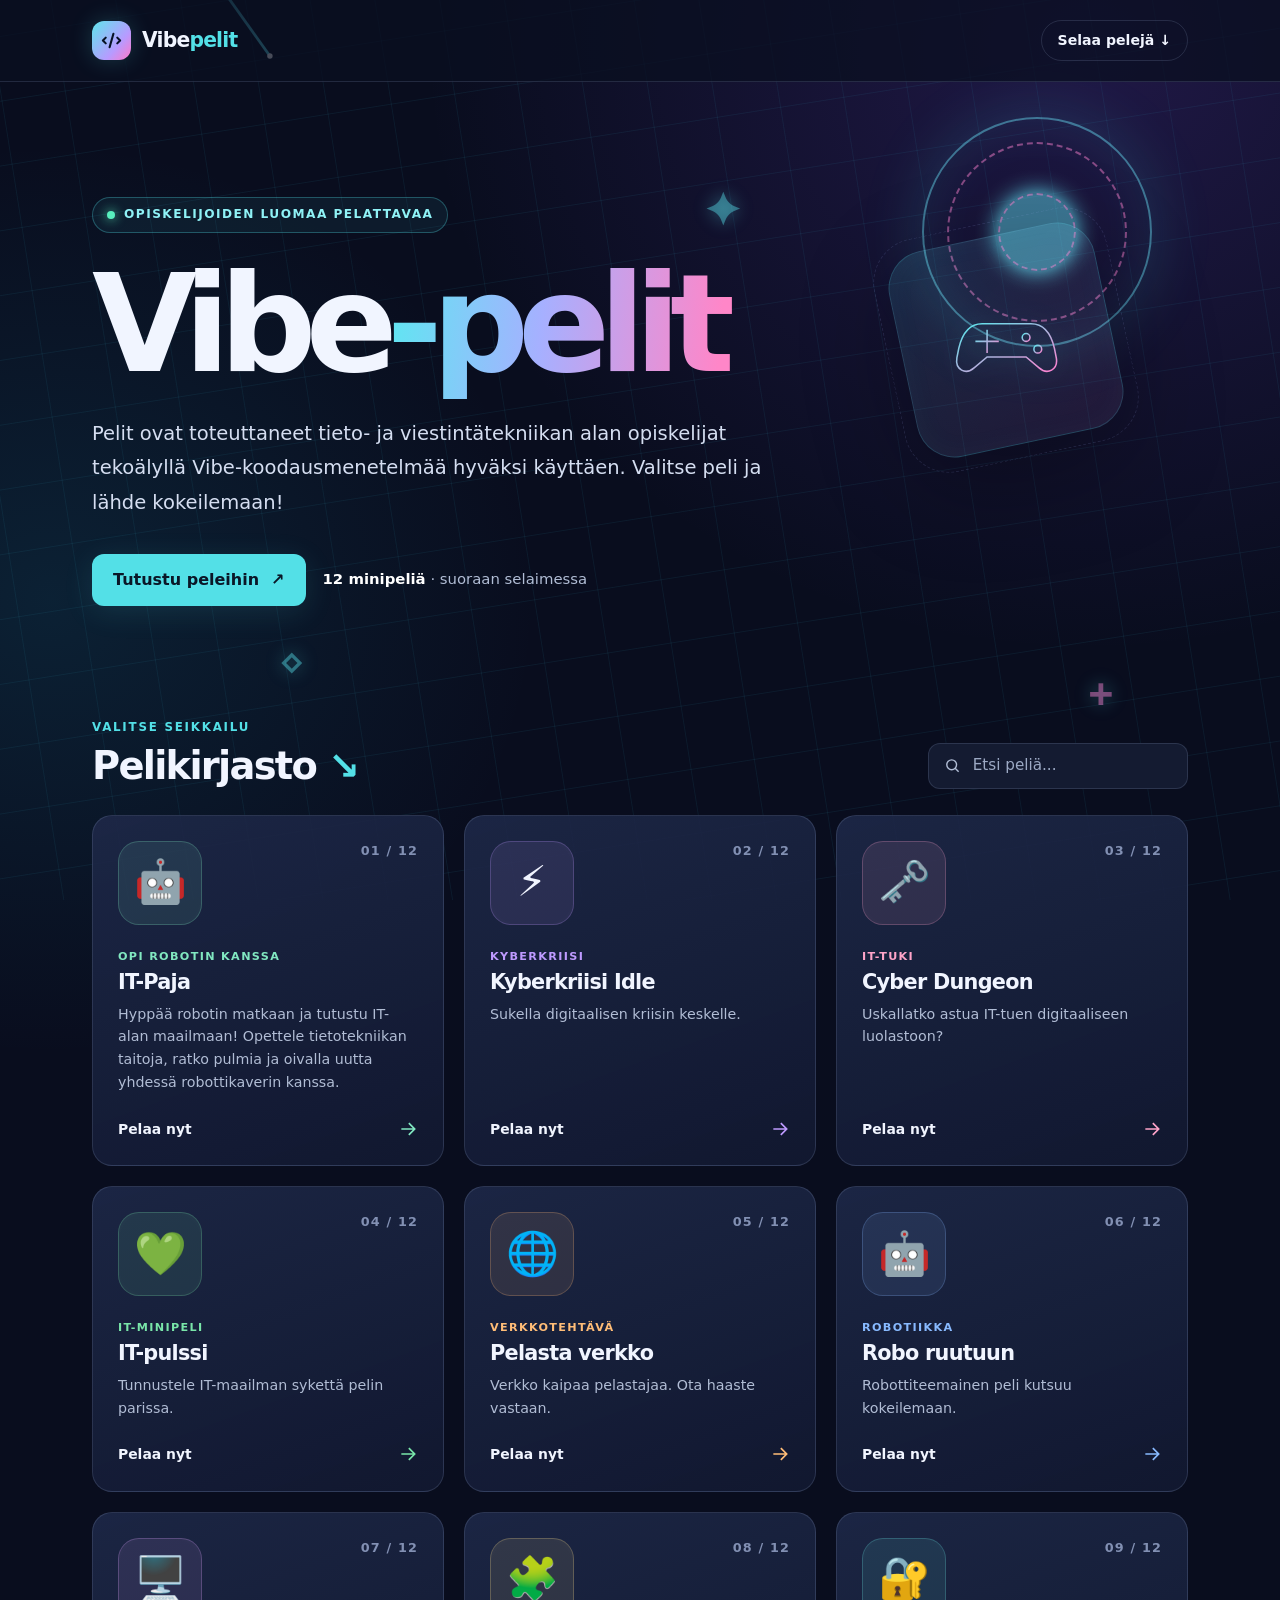
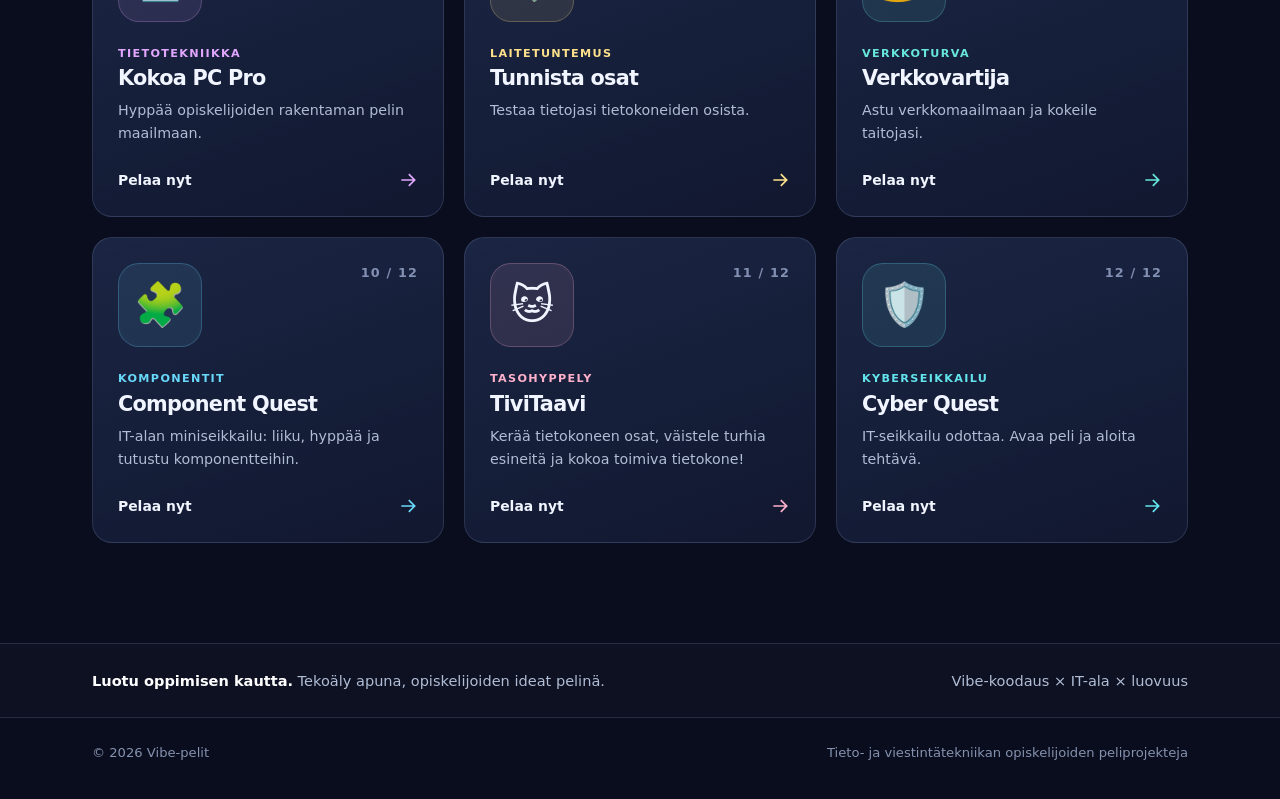
<file: index.html>
<!doctype html>
<html lang="fi">
<head>
  <meta charset="utf-8">
  <meta name="viewport" content="width=device-width, initial-scale=1">
  <meta name="theme-color" content="#0b1023">
  <meta name="description" content="Vibe-pelit – tieto- ja viestintätekniikan opiskelijoiden tekoälyllä toteuttamia selainpelejä.">
  <title>Vibe-pelit | IT-minipelit</title>
  <link rel="icon" type="image/svg+xml" href="data:image/svg+xml,%3Csvg%20xmlns%3D%22http%3A%2F%2Fwww.w3.org%2F2000%2Fsvg%22%20viewBox%3D%220%200%2064%2064%22%3E%3Crect%20width%3D%2264%22%20height%3D%2264%22%20rx%3D%2215%22%20fill%3D%22%230b1023%22%2F%3E%3Cpath%20d%3D%22M18%2026h28c7%200%2010%204%2012%2014l1%206c1%207-5%209-10%205l-9-8H24l-9%208c-5%204-11%202-10-5l1-6c2-10%205-14%2012-14z%22%20fill%3D%22%2355e9ec%22%2F%3E%3Cpath%20d%3D%22M16%2035h13m-6.5-6.5v13%22%20stroke%3D%22%230b1023%22%20stroke-width%3D%223.5%22%20stroke-linecap%3D%22round%22%2F%3E%3Ccircle%20cx%3D%2241%22%20cy%3D%2234%22%20r%3D%223%22%20fill%3D%22%23ff77c9%22%2F%3E%3Ccircle%20cx%3D%2248%22%20cy%3D%2240%22%20r%3D%223%22%20fill%3D%22%239e86ff%22%2F%3E%3C%2Fsvg%3E">
  <style>
    :root{color-scheme:dark;--bg:#090d1e;--surface:#141b33;--text:#f1f5ff;--muted:#b1bdd5;--cyan:#53e0e7;--pink:#ff77c9;--line:rgba(189,209,255,.14)}
    *,*::before,*::after{box-sizing:border-box}html{scroll-behavior:smooth}body{margin:0;background:radial-gradient(ellipse 70% 34% at 85% 2%,rgba(112,63,211,.22),transparent 74%),radial-gradient(ellipse 50% 25% at 4% 25%,rgba(25,154,186,.14),transparent 76%),var(--bg);color:var(--text);font:16px/1.6 system-ui,-apple-system,BlinkMacSystemFont,"Segoe UI",sans-serif;min-height:100vh}
    a{color:inherit}button,input{font:inherit}button{cursor:pointer}a:focus-visible,button:focus-visible,input:focus-visible{outline:3px solid var(--cyan);outline-offset:4px}
    .wrap{max-width:1180px;margin:auto;padding-inline:clamp(18px,4vw,42px)}
    header{border-bottom:1px solid var(--line);background:rgba(10,15,33,.75)}.topbar{min-height:81px;display:flex;align-items:center;justify-content:space-between;gap:15px}.brand{display:inline-flex;align-items:center;gap:11px;text-decoration:none;font-weight:900;letter-spacing:-.04em;font-size:1.27rem}.brand-logo{display:grid;place-items:center;width:39px;height:39px;color:#071124;border-radius:12px;background:linear-gradient(130deg,#5ee6ec,#b79bff 65%,#ff78c9);box-shadow:0 0 23px rgba(83,224,231,.2)}.brand-logo svg{width:23px;height:23px}.brand span:last-child span{color:var(--cyan)}.top-link{text-decoration:none;border:1px solid var(--line);padding:8px 16px;border-radius:999px;font-size:.88rem;font-weight:650}.top-link:hover{border-color:var(--cyan);color:var(--cyan)}
    .hero{padding-top:clamp(65px,9vw,120px);padding-bottom:clamp(68px,9vw,112px);position:relative}.eyebrow{display:inline-flex;align-items:center;gap:9px;border:1px solid rgba(83,224,231,.3);color:#8ff2f6;background:rgba(83,224,231,.065);font-size:.76rem;letter-spacing:.12em;text-transform:uppercase;font-weight:800;border-radius:999px;padding:7px 14px}.status-dot{width:8px;height:8px;background:#58efbd;border-radius:50%;box-shadow:0 0 11px #58efbd}.hero h1{font-size:clamp(3.9rem,11vw,8.5rem);line-height:1.01;letter-spacing:-.082em;margin:23px 0 24px;font-weight:900}.hero h1 span{
      padding-right: 9px; background:linear-gradient(95deg,#5ce9f1 0%,#a6b0ff 45%,#ff86c8 95%);-webkit-background-clip:text;background-clip:text;color:transparent}.intro{max-width:690px;color:#d5def1;font-size:clamp(1.04rem,2vw,1.22rem);line-height:1.76;margin:0}.hero-actions{display:flex;align-items:center;gap:17px;flex-wrap:wrap;margin-top:34px}.cta{display:inline-flex;align-items:center;gap:12px;padding:13px 21px;text-decoration:none;border-radius:12px;background:var(--cyan);color:#0a1727;font-weight:800;box-shadow:0 6px 30px rgba(83,224,231,.12)}.cta:hover{background:#a1f5f5;transform:translateY(-2px)}.count{color:var(--muted);font-size:.93rem}.count strong{color:#fff}
    .decor{position:absolute;right:7%;top:24%;width:210px;height:210px;border:1px solid rgba(83,224,231,.19);border-radius:38px;transform:rotate(-12deg);display:grid;place-items:center;background:linear-gradient(145deg,rgba(83,224,231,.11),rgba(255,119,201,.07));box-shadow:0 30px 100px rgba(0,0,0,.3),inset 0 0 30px rgba(83,224,231,.04);pointer-events:none}.decor svg{width:117px;height:117px;stroke:url(#controller-gradient);stroke-width:1.6;fill:none;transform:rotate(12deg);filter:drop-shadow(0 0 14px rgba(83,224,231,.24))}.decor::after{content:"";position:absolute;inset:-15px;border:1px dashed rgba(158,169,237,.14);border-radius:45px}
    section.games{padding-bottom:100px}.section-heading{display:flex;justify-content:space-between;align-items:end;gap:20px;margin-bottom:26px;flex-wrap:wrap}.section-kicker{color:var(--cyan);font-size:.74rem;font-weight:850;letter-spacing:.15em;text-transform:uppercase;margin:0 0 6px}.section-heading h2{margin:0;font-size:clamp(1.8rem,3vw,2.55rem);line-height:1.2;letter-spacing:-.045em}.search{display:flex;align-items:center;gap:10px;border:1px solid var(--line);border-radius:12px;padding:0 15px;background:#141b31;min-width:min(100%,250px);height:46px}.search svg{width:19px;height:19px;stroke:var(--muted);fill:none;stroke-width:2}.search input{border:0;outline:none;min-width:0;width:100%;background:transparent;color:#fff;font-size:.95rem}.search:focus-within{border-color:var(--cyan)}.search input::placeholder{color:#9ca9c4}
    .grid{display:grid;grid-template-columns:repeat(3,minmax(0,1fr));gap:20px}.game-card{--accent:#53e0e7;position:relative;display:flex;flex-direction:column;text-decoration:none;overflow:hidden;min-height:295px;padding:25px;background:linear-gradient(160deg,rgba(30,40,72,.9),rgba(18,25,49,.94));border:1px solid var(--line);border-radius:20px;transition:transform .22s,border-color .22s,box-shadow .22s}.game-card[hidden]{display:none}.game-card::before{content:"";position:absolute;inset:0 0 auto;height:2px;background:linear-gradient(90deg,transparent,var(--accent),transparent);opacity:0;transition:opacity .2s}.game-card:hover,.game-card:focus-visible{transform:translateY(-6px);border-color:color-mix(in srgb,var(--accent) 60%,transparent);box-shadow:0 20px 52px rgba(0,0,0,.25)}.game-card:hover::before{opacity:1}.card-head{display:flex;align-items:flex-start;justify-content:space-between}.art{display:grid;place-items:center;width:84px;height:84px;border:1px solid color-mix(in srgb,var(--accent) 24%,transparent);border-radius:21px;background:color-mix(in srgb,var(--accent) 10%,transparent);font-size:2.65rem;line-height:1;box-shadow:inset 0 0 20px rgba(255,255,255,.015)}.number{color:#8290b3;font-size:.8rem;letter-spacing:.09em;font-weight:800}.card-tag{display:inline-block;margin-top:23px;font-size:.7rem;font-weight:850;letter-spacing:.12em;text-transform:uppercase;color:var(--accent)}.game-card h3{margin:4px 0 7px;font-size:1.3rem;line-height:1.25;letter-spacing:-.035em}.game-card p{margin:0;color:var(--muted);font-size:.89rem;line-height:1.6}.card-bottom{display:flex;align-items:center;justify-content:space-between;gap:10px;margin-top:auto;padding-top:24px;font-weight:800;font-size:.87rem}.card-bottom svg{width:20px;height:20px;stroke:var(--accent);fill:none;stroke-width:2;transition:transform .2s}.game-card:hover .card-bottom svg{transform:translateX(5px)}.empty{display:none;text-align:center;padding:36px;color:var(--muted);border:1px dashed var(--line);border-radius:16px}.empty.visible{display:block}
    .info-strip{border-top:1px solid var(--line);border-bottom:1px solid var(--line);background:rgba(255,255,255,.02)}.info-inner{padding-block:25px;display:flex;justify-content:space-between;align-items:center;gap:20px;flex-wrap:wrap}.info-inner p{margin:0;color:var(--muted);font-size:.91rem}.info-inner strong{color:#fff}footer{padding:24px 0 36px;color:#8592ae;font-size:.82rem}footer .wrap{display:flex;justify-content:space-between;gap:12px;flex-wrap:wrap}
    @media(max-width:920px){.decor{width:145px;height:145px;right:5%;top:27%;opacity:.4}.decor svg{width:90px;height:90px}.grid{grid-template-columns:repeat(2,minmax(0,1fr))}}@media(max-width:640px){.hero{padding-top:65px;padding-bottom:66px}.hero h1{font-size:clamp(3.6rem,16vw,5.4rem)}.decor{display:none}.grid{grid-template-columns:1fr;gap:14px}.game-card{min-height:252px;padding:22px}.section-heading{align-items:stretch}.search{width:100%}.top-link{font-size:.78rem;padding:8px 12px}}@media(prefers-reduced-motion:reduce){html{scroll-behavior:auto}*,*::before,*::after{transition:none!important}}

  /* Koko selaimen kattava, klikkaukset läpäisevä animaatiokerros. */
  body{isolation:isolate}
  body > header,body > main,body > .info-strip,body > footer{position:relative;z-index:1}
  #vibe-effects{position:fixed;inset:0;z-index:0;overflow:hidden;pointer-events:none;contain:strict}
  #vibe-effects canvas{display:block;width:100%;height:100%;position:absolute;inset:0}
  .arcade-grid{position:absolute;inset:-35%;opacity:.48;background-image:linear-gradient(rgba(73,220,249,.14) 1px,transparent 1px),linear-gradient(90deg,rgba(73,220,249,.14) 1px,transparent 1px);background-size:64px 64px;animation:grid-roll 6s linear infinite;transform:rotate(-9deg)}
  .arcade-orb{position:absolute;width:230px;height:230px;border:2px solid rgba(107,235,255,.45);border-radius:50%;right:10%;top:13%;box-shadow:0 0 65px rgba(69,224,245,.16),inset 0 0 55px rgba(69,224,245,.09);animation:orb-travel 7s ease-in-out infinite alternate}
  .arcade-orb::before,.arcade-orb::after{content:"";position:absolute;border-radius:50%;border:2px dashed rgba(255,130,210,.48);inset:23px;animation:spin 9s linear infinite}
  .arcade-orb::after{inset:74px;background:rgba(103,238,255,.45);box-shadow:0 0 22px #67eeff;animation:pulse 3s ease-in-out infinite alternate}
  .arcade-symbol{position:absolute;left:55%;top:20%;font:bold 60px/1 monospace;color:rgba(93,236,245,.4);text-shadow:0 0 18px rgba(93,236,245,.35);animation:float-symbol 6s ease-in-out infinite alternate}
  .arcade-symbol.two{left:85%;top:75%;font-size:43px;color:rgba(255,132,214,.45);animation-delay:-1s}
  .arcade-symbol.three{left:22%;top:72%;font-size:32px;animation-delay:-2s}
  @keyframes grid-roll{from{background-position:0 0,0 0}to{background-position:0 64px,64px 0}}
  @keyframes orb-travel{from{transform:translate(0,0) scale(.85)}to{transform:translate(-75px,80px) scale(1.12)}}
  @keyframes spin{to{transform:rotate(360deg)}}
  @keyframes pulse{to{opacity:.3;transform:scale(.65)}}
  @keyframes float-symbol{from{transform:translate(-15px,20px) rotate(-18deg)}to{transform:translate(30px,-28px) rotate(20deg)}}
  @media(max-width:640px){.arcade-orb{width:145px;height:145px;right:0;top:23%;opacity:.65}.arcade-symbol{font-size:36px}}
  </style>
</head>
<body>
  <div id="vibe-effects" aria-hidden="true"><div class="arcade-grid"></div><div class="arcade-orb"></div><span class="arcade-symbol">✦</span><span class="arcade-symbol two">+</span><span class="arcade-symbol three">◇</span><canvas id="shooting-stars"></canvas></div>
  <header><div class="wrap topbar"><a class="brand" href="index.html" aria-label="Vibe-pelit, etusivu"><span class="brand-logo"><svg viewBox="0 0 24 24" aria-hidden="true" fill="none" stroke="currentColor" stroke-width="2.2" stroke-linecap="round" stroke-linejoin="round"><path d="M6 9 3 12l3 3m12-6 3 3-3 3M14 5l-4 14"/></svg></span><span>Vibe<span>pelit</span></span></a><a class="top-link" href="#pelit">Selaa pelejä ↓</a></div></header>
  <main>
    <div class="wrap"><section class="hero" aria-labelledby="hero-title"><div class="eyebrow"><span class="status-dot"></span> Opiskelijoiden luomaa pelattavaa</div><h1 id="hero-title">Vibe<span>-pelit</span></h1><p class="intro">Pelit ovat toteuttaneet tieto- ja viestintätekniikan alan opiskelijat tekoälyllä Vibe-koodausmenetelmää hyväksi käyttäen. Valitse peli ja lähde kokeilemaan!</p><div class="hero-actions"><a class="cta" href="#pelit">Tutustu peleihin <span aria-hidden="true">↗</span></a><span class="count"><strong>12 minipeliä</strong> · suoraan selaimessa</span></div><div class="decor" aria-hidden="true"><svg viewBox="0 0 120 120"><defs><linearGradient id="controller-gradient" x1="0" x2="1" y1="0" y2="1"><stop stop-color="#55e9ec"/><stop offset="1" stop-color="#ff81d0"/></linearGradient></defs><path d="M35 43h50c12 0 20 8 24 25l2 10c2 12-9 18-18 10L80 77H40L27 88c-9 8-20 2-18-10l2-10c4-17 12-25 24-25Z"/><path d="M28 61h24m-12-12v24"/><circle cx="80" cy="57" r="4"/><circle cx="92" cy="69" r="4"/></svg></div></section></div>
    <section class="games wrap" id="pelit" aria-labelledby="games-title"><div class="section-heading"><div><p class="section-kicker">Valitse seikkailu</p><h2 id="games-title">Pelikirjasto <span style="color:var(--cyan)">↘</span></h2></div><label class="search"><svg viewBox="0 0 24 24" aria-hidden="true"><circle cx="11" cy="11" r="7"/><path d="m16 16 5 5"/></svg><input id="search" type="search" placeholder="Etsi peliä..." aria-label="Etsi peliä nimellä"></label></div>
      <div class="grid" id="game-grid">
        <a class="game-card" href="it-paja.html" style="--accent:#81e8c1" data-name="IT-Paja robotti IT-ala">
          <div class="card-head"><span class="art" aria-hidden="true">🤖</span><span class="number">01 / 12</span></div><span
            class="card-tag">Opi robotin kanssa</span>
          <h3>IT-Paja</h3>
          <p>Hyppää robotin matkaan ja tutustu IT-alan maailmaan! Opettele tietotekniikan taitoja, ratko pulmia ja oivalla uutta
            yhdessä robottikaverin kanssa.</p><span class="card-bottom">Pelaa nyt <svg viewBox="0 0 24 24" aria-hidden="true">
              <path d="M4 12h16m-7-7 7 7-7 7" />
            </svg></span>
        </a>
        <a class="game-card" href="it_seikkailu_kyberkriisi_idle.html" style="--accent:#be9aff" data-name="IT-seikkailu Kyberkriisi Idle"><div class="card-head"><span class="art" aria-hidden="true">⚡</span><span class="number">02 / 12</span></div><span class="card-tag">Kyberkriisi</span><h3>Kyberkriisi Idle</h3><p>Sukella digitaalisen kriisin keskelle.</p><span class="card-bottom">Pelaa nyt <svg viewBox="0 0 24 24" aria-hidden="true"><path d="M4 12h16m-7-7 7 7-7 7"/></svg></span></a>
        <a class="game-card" href="it_tuki_cyber_dungeon_v6.html" style="--accent:#ffa4c9" data-name="IT-tuki Cyber Dungeon"><div class="card-head"><span class="art" aria-hidden="true">🗝️</span><span class="number">03 / 12</span></div><span class="card-tag">IT-tuki</span><h3>Cyber Dungeon</h3><p>Uskallatko astua IT-tuen digitaaliseen luolastoon?</p><span class="card-bottom">Pelaa nyt <svg viewBox="0 0 24 24" aria-hidden="true"><path d="M4 12h16m-7-7 7 7-7 7"/></svg></span></a>
        <a class="game-card" href="it-pulssi.html" style="--accent:#79e6a9" data-name="IT-pulssi"><div class="card-head"><span class="art" aria-hidden="true">💚</span><span class="number">04 / 12</span></div><span class="card-tag">IT-minipeli</span><h3>IT-pulssi</h3><p>Tunnustele IT-maailman sykettä pelin parissa.</p><span class="card-bottom">Pelaa nyt <svg viewBox="0 0 24 24" aria-hidden="true"><path d="M4 12h16m-7-7 7 7-7 7"/></svg></span></a>
        <a class="game-card" href="pelasta_verkko.html" style="--accent:#ffbd77" data-name="Pelasta verkko"><div class="card-head"><span class="art" aria-hidden="true">🌐</span><span class="number">05 / 12</span></div><span class="card-tag">Verkkotehtävä</span><h3>Pelasta verkko</h3><p>Verkko kaipaa pelastajaa. Ota haaste vastaan.</p><span class="card-bottom">Pelaa nyt <svg viewBox="0 0 24 24" aria-hidden="true"><path d="M4 12h16m-7-7 7 7-7 7"/></svg></span></a>
        <a class="game-card" href="robo_ruutuun.html" style="--accent:#88baff" data-name="Robo ruutuun"><div class="card-head"><span class="art" aria-hidden="true">🤖</span><span class="number">06 / 12</span></div><span class="card-tag">Robotiikka</span><h3>Robo ruutuun</h3><p>Robottiteemainen peli kutsuu kokeilemaan.</p><span class="card-bottom">Pelaa nyt <svg viewBox="0 0 24 24" aria-hidden="true"><path d="M4 12h16m-7-7 7 7-7 7"/></svg></span></a>
        <a class="game-card" href="kokoaPcPro.html" style="--accent:#e1a7ff" data-name="Kokoa PC Pro"><div class="card-head"><span class="art" aria-hidden="true">🖥️</span><span class="number">07 / 12</span></div><span class="card-tag">Tietotekniikka</span><h3>Kokoa PC Pro</h3><p>Hyppää opiskelijoiden rakentaman pelin maailmaan.</p><span class="card-bottom">Pelaa nyt <svg viewBox="0 0 24 24" aria-hidden="true"><path d="M4 12h16m-7-7 7 7-7 7"/></svg></span></a>
        <a class="game-card" href="tunnista%20osat.html" style="--accent:#ffe18b" data-name="Tunnista osat"><div class="card-head"><span class="art" aria-hidden="true">🧩</span><span class="number">08 / 12</span></div><span class="card-tag">Laitetuntemus</span><h3>Tunnista osat</h3><p>Testaa tietojasi tietokoneiden osista.</p><span class="card-bottom">Pelaa nyt <svg viewBox="0 0 24 24" aria-hidden="true"><path d="M4 12h16m-7-7 7 7-7 7"/></svg></span></a>
        <a class="game-card" href="verkkovartija.html" style="--accent:#68e7dc" data-name="Verkkovartija"><div class="card-head"><span class="art" aria-hidden="true">🔐</span><span class="number">09 / 12</span></div><span class="card-tag">Verkkoturva</span><h3>Verkkovartija</h3><p>Astu verkkomaailmaan ja kokeile taitojasi.</p><span class="card-bottom">Pelaa nyt <svg viewBox="0 0 24 24" aria-hidden="true"><path d="M4 12h16m-7-7 7 7-7 7"/></svg></span></a>
        <a class="game-card" href="componentquest.html" style="--accent:#69d9fa" data-name="Component Quest"><div class="card-head"><span class="art" aria-hidden="true">🧩</span><span class="number">10 / 12</span></div><span class="card-tag">Komponentit</span><h3>Component Quest</h3><p>IT-alan miniseikkailu: liiku, hyppää ja tutustu komponentteihin.</p><span class="card-bottom">Pelaa nyt <svg viewBox="0 0 24 24" aria-hidden="true"><path d="M4 12h16m-7-7 7 7-7 7"/></svg></span></a>
        <a class="game-card" href="TiviTaavi.html" style="--accent:#ffb1cc" data-name="TiviTaavi tietokoneen osien metsästys"><div class="card-head"><span class="art" aria-hidden="true">🐱</span><span class="number">11 / 12</span></div><span class="card-tag">Tasohyppely</span><h3>TiviTaavi</h3><p>Kerää tietokoneen osat, väistele turhia esineitä ja kokoa toimiva tietokone!</p><span class="card-bottom">Pelaa nyt <svg viewBox="0 0 24 24" aria-hidden="true"><path d="M4 12h16m-7-7 7 7-7 7"/></svg></span></a>
        <a class="game-card" href="cyber_quest_it_seikkailu.html" style="--accent:#63e5ee" data-name="Cyber Quest IT-seikkailu">
          <div class="card-head"><span class="art" aria-hidden="true">🛡️</span><span class="number">12 / 12</span></div><span
            class="card-tag">Kyberseikkailu</span>
          <h3>Cyber Quest</h3>
          <p>IT-seikkailu odottaa. Avaa peli ja aloita tehtävä.</p><span class="card-bottom">Pelaa nyt <svg viewBox="0 0 24 24"
              aria-hidden="true">
              <path d="M4 12h16m-7-7 7 7-7 7" />
            </svg></span>
        </a>

      </div><p class="empty" id="empty">Hakusanalla ei löytynyt pelejä. Kokeile toista hakua.</p>
    </section>
  </main>
  <div class="info-strip"><div class="wrap info-inner"><p><strong>Luotu oppimisen kautta.</strong> Tekoäly apuna, opiskelijoiden ideat pelinä.</p><p>Vibe-koodaus × IT-ala × luovuus</p></div></div>
  <footer><div class="wrap"><span>© <span id="year">2026</span> Vibe-pelit</span><span>Tieto- ja viestintätekniikan opiskelijoiden peliprojekteja</span></div></footer>
  <script>
    const search = document.getElementById('search');
    const cards = [...document.querySelectorAll('.game-card')];
    const empty = document.getElementById('empty');
    search.addEventListener('input', () => {
      const term = search.value.trim().toLocaleLowerCase('fi');
      let visible = 0;
      cards.forEach(card => {
        const match = (card.dataset.name + ' ' + card.innerText).toLocaleLowerCase('fi').includes(term);
        card.hidden = !match;
        if(match) visible++;
      });
      empty.classList.toggle('visible', visible === 0);
    });
    document.getElementById('year').textContent = new Date().getFullYear();
    // Ammuskelua muistuttavat tähdenlennot: jokainen alkaa satunnaiselta
    // selaimen reunalta ja kulkee satunnaiseen suuntaan sivun poikki.
    (() => {
      const canvas = document.getElementById('shooting-stars');
      const ctx = canvas.getContext('2d');
      if (!ctx) return;
      let width = 0, height = 0, ratio = 1;
      const stars = [];
      const rand = (a,b) => a + Math.random() * (b-a);
      function resize() {
        width = window.innerWidth; height = window.innerHeight;
        ratio = Math.min(window.devicePixelRatio || 1, 2);
        canvas.width = Math.max(1,Math.round(width * ratio));
        canvas.height = Math.max(1,Math.round(height * ratio));
        ctx.setTransform(ratio,0,0,ratio,0,0);
      }
      function spawn() {
        const side = Math.floor(Math.random()*4);
        const pad = 40;
        let x, y, dx, dy;
        if (side === 0) { x=rand(0,width); y=-pad; dx=rand(-.65,.65); dy=rand(.35,1); }
        else if (side === 1) { x=width+pad; y=rand(0,height); dx=-rand(.35,1); dy=rand(-.65,.65); }
        else if (side === 2) { x=rand(0,width); y=height+pad; dx=rand(-.65,.65); dy=-rand(.35,1); }
        else { x=-pad; y=rand(0,height); dx=rand(.35,1); dy=rand(-.65,.65); }
        const norm=Math.hypot(dx,dy);
        const speed=rand(190,470);
        const color=Math.random()<.6?'95,238,255':'255,125,215';
        stars.push({x,y,vx:dx/norm*speed,vy:dy/norm*speed,trail:rand(85,240),life:0,maxLife:rand(2.8,6),color});
      }
      resize();
      window.addEventListener('resize',resize,{passive:true});
      for(let i=0;i<5;i++) spawn();
      let prev=performance.now(), next=0;
      function draw(now) {
        const dt=Math.min((now-prev)/1000,.05);prev=now;
        ctx.clearRect(0,0,width,height);
        next-=dt;
        if(next<=0 && stars.length<16){spawn();next=rand(.28,.95);}
        for(let i=stars.length-1;i>=0;i--){
          const st=stars[i];st.life+=dt;st.x+=st.vx*dt;st.y+=st.vy*dt;
          const norm=Math.hypot(st.vx,st.vy);
          const tx=st.x-st.vx/norm*st.trail,ty=st.y-st.vy/norm*st.trail;
          const fade=Math.min(1,st.life*3, (st.maxLife-st.life)*2);
          const grad=ctx.createLinearGradient(tx,ty,st.x,st.y);
          grad.addColorStop(0,`rgba(${st.color},0)`);
          grad.addColorStop(1,`rgba(${st.color},${Math.max(0,.9*fade)})`);
          ctx.strokeStyle=grad;ctx.lineWidth=2.8;ctx.beginPath();ctx.moveTo(tx,ty);ctx.lineTo(st.x,st.y);ctx.stroke();
          ctx.fillStyle=`rgba(255,255,255,${Math.max(0,fade)})`;
          ctx.beginPath();ctx.arc(st.x,st.y,2.7,0,Math.PI*2);ctx.fill();
          if(st.life>st.maxLife || st.x < -st.trail-80 || st.x > width+st.trail+80 || st.y < -st.trail-80 || st.y > height+st.trail+80) stars.splice(i,1);
        }
        requestAnimationFrame(draw);
      }
      requestAnimationFrame(draw);
    })();
  </script>
</body>
</html>
</file>
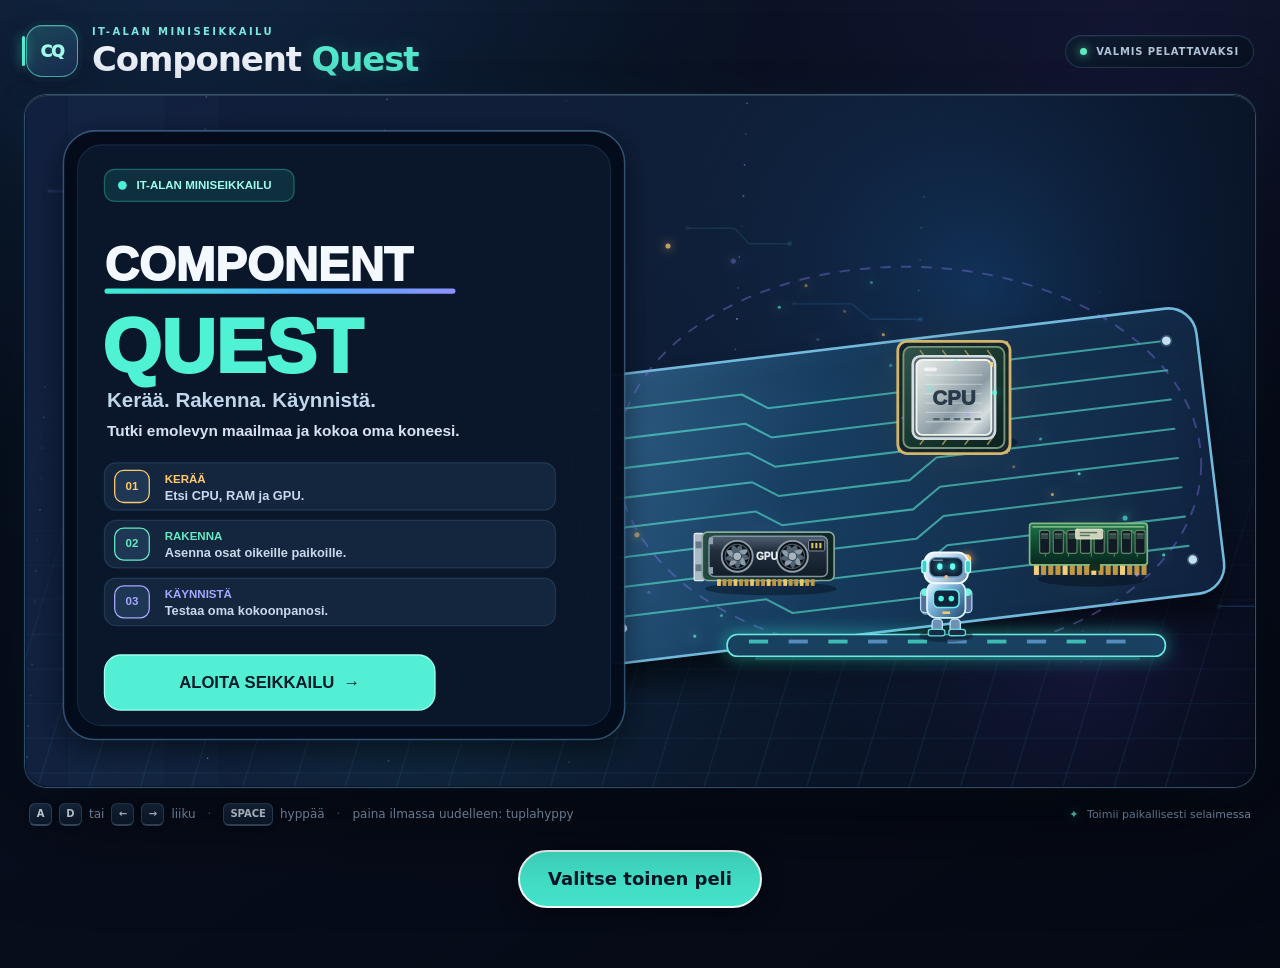
<file: componentquest.html>
<!doctype html>
<html lang="fi">
<head>
<meta charset="utf-8">
<meta name="viewport" content="width=device-width, initial-scale=1">
<meta name="theme-color" content="#070d1b">
<title>Component Quest</title>
<link rel="stylesheet" href="componentquest/style.css">
<style id="vibe-navigation-style">
  #vibe-back-to-games-wrap { width:100%; max-width:100%; box-sizing:border-box; display:flex; justify-content:center; align-items:center; margin:24px auto 30px; padding:0 16px; grid-column:1 / -1; flex-shrink:0; }
  #vibe-back-to-games { display:inline-flex!important; align-items:center!important; justify-content:center!important; box-sizing:border-box!important; background:#44e5cc!important; color:#071627!important; border:2px solid #f2fffd!important; border-radius:999px!important; padding:16px 28px!important; font:800 18px/1.25 system-ui,Arial,sans-serif!important; text-decoration:none!important; box-shadow:0 5px 22px #0007!important; max-width:100%!important; min-height:56px!important; cursor:pointer!important; text-align:center!important; }
  #vibe-back-to-games:hover,#vibe-back-to-games:focus-visible {background:#a5fff0!important;outline:3px solid #ffffff!important;outline-offset:2px!important;}
  @media(max-width:420px){#vibe-back-to-games {font-size:17px!important;padding:15px 22px!important;}}
</style>
</head>
<body>
<main class="page">
  <header class="site-header">
    <div class="brand-mark" aria-hidden="true">CQ</div>
    <div><div class="eyebrow">IT-ALAN MINISEIKKAILU</div><h1>Component <span>Quest</span></h1></div>
    <div class="header-chip"><span class="status-dot"></span> VALMIS PELATTAVAKSI</div>
  </header>
  <section class="game-frame" aria-label="Component Quest -selainpeli">
    <canvas id="game" width="960" height="540" tabindex="0" aria-label="Component Quest -peli. Käytä A- ja D-näppäimiä tai nuolinäppäimiä ja hyppää välilyönnillä."></canvas>
    
  </section>
  <footer class="below-game">
    <div class="controls-help"><span class="keycap">A</span><span class="keycap">D</span> tai <span class="keycap">←</span><span class="keycap">→</span> liiku <span class="help-separator">·</span> <span class="keycap">SPACE</span> hyppää <span class="help-separator">·</span> paina ilmassa uudelleen: tuplahyppy</div>
    <div class="offline-note"><span class="offline-icon">✦</span> Toimii paikallisesti selaimessa</div>
  </footer>
  <div id="vibe-back-to-games-wrap"><a id="vibe-back-to-games" href="index.html" aria-label="Valitse toinen peli">Valitse toinen peli</a></div>
</main>
<script src="componentquest/game.js"></script>
<script id="vibe-idle-navigation">
(function () {
  'use strict';
  const IDLE_AFTER_MS = 60 * 1000; // Muuta aikaa tästä (millisekuntia).
  let lastActivity = Date.now();
  let timeoutId;
  function goToGames() { window.location.replace('index.html'); }
  function resetIdleCountdown() {
    lastActivity = Date.now();
    window.clearTimeout(timeoutId);
    timeoutId = window.setTimeout(goToGames, IDLE_AFTER_MS);
  }
  ['pointerdown', 'pointermove', 'keydown', 'touchstart', 'wheel'].forEach(function(type) {
    document.addEventListener(type, resetIdleCountdown, {passive:true, capture:true});
  });
  // Tarkistetaan aika myös, kun selain palautuu taustalta.
  document.addEventListener('visibilitychange', function() {
    if (!document.hidden && Date.now() - lastActivity >= IDLE_AFTER_MS) goToGames();
  });
  resetIdleCountdown();
})();
</script>
</body>
</html>
</file>
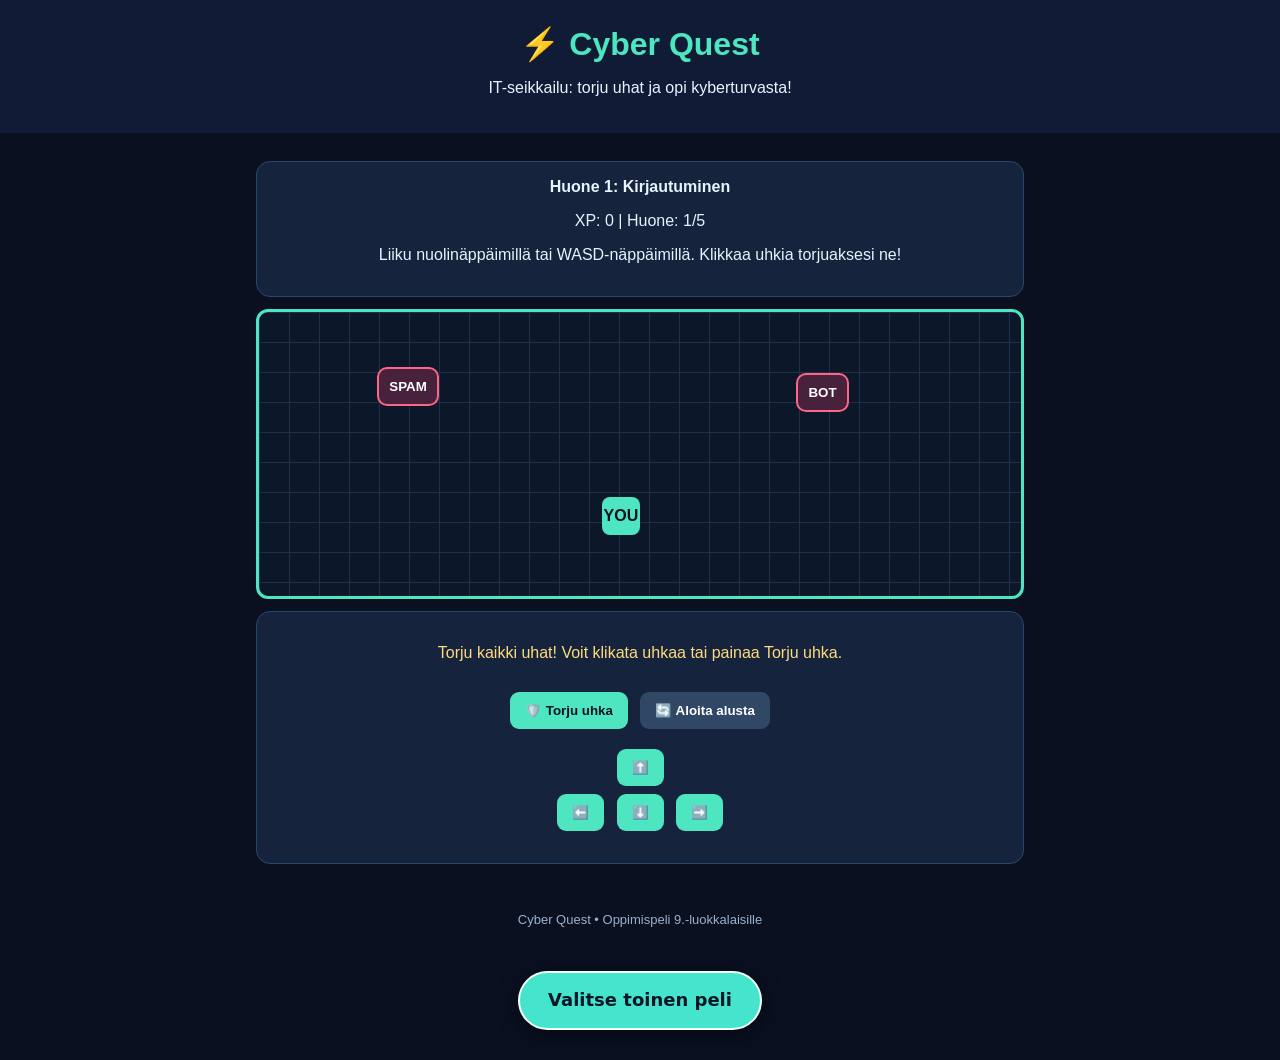
<file: cyber_quest_it_seikkailu.html>
<!doctype html>
<html lang="fi">
  <head>
    <meta charset="UTF-8" />
    <meta name="viewport" content="width=device-width, initial-scale=1" />
    <title>Cyber Quest – IT-seikkailu</title>
    <style>
      * {
        box-sizing: border-box;
      }
      body {
        margin: 0;
        font-family: Arial, sans-serif;
        background: #0a1020;
        color: #e8f3ff;
        text-align: center;
      }
      header {
        padding: 20px 10px;
        background: #101c35;
      }
      h1 {
        color: #4de6c1;
        margin: 5px;
      }
      main {
        max-width: 800px;
        margin: auto;
        padding: 16px;
      }
      .panel {
        background: #15233d;
        border: 1px solid #29476c;
        border-radius: 14px;
        padding: 16px;
        margin: 12px 0;
      }
      #room {
        position: relative;
        height: 290px;
        overflow: hidden;
        border: 3px solid #4de6c1;
        border-radius: 12px;
        background-color: #0c172a;
        background-image:
          linear-gradient(#20304a 1px, transparent 1px),
          linear-gradient(90deg, #20304a 1px, transparent 1px);
        background-size: 30px 30px;
      }
      #player {
        position: absolute;
        left: 45%;
        top: 65%;
        width: 38px;
        height: 38px;
        display: grid;
        place-items: center;
        border-radius: 8px;
        background: #4de6c1;
        color: #07121d;
        font-weight: bold;
        transition:
          left 0.08s,
          top 0.08s;
      }
      .threat {
        position: absolute;
        border: 2px solid #ff6584;
        background: #48223d;
        color: white;
        border-radius: 10px;
        padding: 10px;
        cursor: pointer;
        font-weight: bold;
      }
      .threat:hover {
        background: #79324e;
      }
      button {
        border: 0;
        border-radius: 9px;
        background: #4de6c1;
        color: #07121d;
        padding: 11px 15px;
        margin: 4px;
        font-weight: bold;
        cursor: pointer;
      }
      button:hover {
        filter: brightness(1.1);
      }
      button:disabled {
        opacity: 0.4;
        cursor: not-allowed;
      }
      .secondary {
        background: #314766;
        color: white;
      }
      #message {
        min-height: 28px;
        color: #ffdb7d;
      }
      #questionArea {
        text-align: left;
      }
      .answer {
        display: block;
        width: 100%;
        text-align: left;
        margin: 8px 0;
        background: #263c5d;
        color: white;
      }
      .answer.correct {
        background: #176b59;
      }
      .answer.wrong {
        background: #8b3048;
      }
      #controls {
        margin: 12px;
      }
      footer {
        padding: 20px;
        color: #9bb0cb;
        font-size: 13px;
      }
    </style>
  </head>
  <body>
    <header>
      <h1>⚡ Cyber Quest</h1>
      <p>IT-seikkailu: torju uhat ja opi kyberturvasta!</p>
    </header>

    <main>
      <div class="panel">
        <strong id="roomTitle">Huone 1: Kirjautuminen</strong>
        <p id="stats">XP: 0 | Huone: 1/5</p>
        <p>
          Liiku nuolinäppäimillä tai WASD-näppäimillä. Klikkaa uhkia torjuaksesi
          ne!
        </p>
      </div>

      <div id="room">
        <div id="player">YOU</div>
      </div>

      <div class="panel">
        <p id="message">Tervetuloa! Torju huoneen uhat aloittaaksesi.</p>
        <button id="attackBtn">🛡️ Torju uhka</button>
        <button id="restartBtn" class="secondary">🔄 Aloita alusta</button>
        <div id="controls">
          <div><button data-move="up">⬆️</button></div>
          <div>
            <button data-move="left">⬅️</button>
            <button data-move="down">⬇️</button>
            <button data-move="right">➡️</button>
          </div>
        </div>
      </div>

      <div id="questionArea" class="panel" hidden>
        <h2>💡 IT-tietovisa</h2>
        <p id="question"></p>
        <div id="answers"></div>
      </div>

      <div id="finishArea" class="panel" hidden>
        <h2>🎉 Tehtävä suoritettu!</h2>
        <p>
          Olet selvittänyt kaikki viisi huonetta ja oppinut
          kyberturvallisuudesta.
        </p>
        <p id="finalScore"></p>
        <button id="playAgainBtn">Pelaa uudelleen</button>
      </div>
    </main>

    <footer>Cyber Quest • Oppimispeli 9.-luokkalaisille</footer>

    <script>
      (() => {
        const rooms = [
          {
            title: "Huone 1: Kirjautuminen",
            threats: ["SPAM", "BOT"],
            question:
              "Saat viestin, jossa pyydetään kirjautumaan pankkiin oudon linkin kautta. Mitä teet?",
            answers: [
              "Klikkaan linkkiä heti",
              "Tarkistan lähettäjän ja menen palveluun itse",
              "Lähetän salasanani viestin lähettäjälle",
            ],
            correct: 1,
            explanation:
              "Hyvä! Epäilyttäviä linkkejä ei pidä avata. Mene palveluun itse kirjoittamalla osoite.",
          },
          {
            title: "Huone 2: Salasanaturva",
            threats: ["CRACK", "BOT"],
            question: "Millainen salasana on yleensä turvallisin?",
            answers: [
              "123456",
              "Oma etunimi",
              "Pitkä ja ainutlaatuinen salasana",
            ],
            correct: 2,
            explanation:
              "Oikein! Käytä pitkiä, eri palveluissa erilaisia salasanoja. Salasananhallinta auttaa.",
          },
          {
            title: "Huone 3: Verkko",
            threats: ["VIRUS", "SPAM"],
            question:
              "Mitä kannattaa tehdä, jos julkinen Wi-Fi-verkko vaikuttaa epäilyttävältä?",
            answers: [
              "Välttää arkaluontoisten tietojen käyttöä ja valita luotettava verkko",
              "Kirjautua kaikkiin palveluihin",
              "Poistaa laitteen suojaukset",
            ],
            correct: 0,
            explanation:
              "Juuri niin! Käytä luotettavia verkkoja ja suosi suojattuja yhteyksiä.",
          },
          {
            title: "Huone 4: Ohjelmistot",
            threats: ["BUG", "MALWARE"],
            question: "Miksi ohjelmistopäivitykset ovat tärkeitä?",
            answers: [
              "Ne muuttavat aina tietokoneen nopeammaksi",
              "Ne voivat korjata tietoturva-aukkoja",
              "Niitä ei koskaan tarvita",
            ],
            correct: 1,
            explanation:
              "Oikein! Päivitykset korjaavat usein tietoturvaongelmia ja virheitä.",
          },
          {
            title: "Huone 5: Palvelinhuone",
            threats: ["HACKER", "VIRUS"],
            question:
              "Mitä teet, jos saat epäilyttävän liitetiedoston tuntemattomalta?",
            answers: [
              "Avaan sen heti",
              "Lähetän sen kaikille kavereille",
              "En avaa sitä ja ilmoitan tarvittaessa opettajalle tai ylläpidolle",
            ],
            correct: 2,
            explanation:
              "Hienoa! Epäilyttävät liitteet voivat sisältää haittaohjelmia.",
          },
        ];

        const roomEl = document.getElementById("room");
        const playerEl = document.getElementById("player");
        const titleEl = document.getElementById("roomTitle");
        const statsEl = document.getElementById("stats");
        const messageEl = document.getElementById("message");
        const attackBtn = document.getElementById("attackBtn");
        const questionArea = document.getElementById("questionArea");
        const questionEl = document.getElementById("question");
        const answersEl = document.getElementById("answers");
        const finishArea = document.getElementById("finishArea");

        let roomIndex = 0;
        let xp = 0;
        let threatsLeft = [];
        let playerX = 45;
        let playerY = 65;
        let answering = false;
        let gameOver = false;

        function updateStats() {
          statsEl.textContent =
            "XP: " + xp + " | Huone: " + Math.min(roomIndex + 1, 5) + "/5";
        }

        function setMessage(text) {
          messageEl.textContent = text;
        }

        function updatePlayer() {
          playerEl.style.left = playerX + "%";
          playerEl.style.top = playerY + "%";
        }

        function clearThreatElements() {
          roomEl.querySelectorAll(".threat").forEach((el) => el.remove());
        }

        function renderThreats() {
          clearThreatElements();

          const positions = [
            [15, 18],
            [70, 20],
            [75, 65],
            [20, 70],
          ];

          threatsLeft.forEach((name, i) => {
            const threat = document.createElement("button");
            threat.className = "threat";
            threat.textContent = name;
            threat.style.left = positions[i % positions.length][0] + "%";
            threat.style.top = positions[i % positions.length][1] + "%";
            threat.setAttribute("aria-label", "Torju uhka " + name);
            threat.addEventListener("click", () => defeatThreat(threat, name));
            roomEl.appendChild(threat);
          });
        }

        function loadRoom() {
          if (roomIndex >= rooms.length) {
            finishGame();
            return;
          }

          answering = false;
          gameOver = false;
          questionArea.hidden = true;
          finishArea.hidden = true;
          attackBtn.disabled = false;
          playerX = 45;
          playerY = 65;
          updatePlayer();

          const room = rooms[roomIndex];
          titleEl.textContent = room.title;
          threatsLeft = [...room.threats];
          renderThreats();
          updateStats();
          setMessage(
            "Torju kaikki uhat! Voit klikata uhkaa tai painaa Torju uhka.",
          );
        }

        function defeatThreat(element, name) {
          if (answering || gameOver || !threatsLeft.includes(name)) return;

          const index = threatsLeft.indexOf(name);
          threatsLeft.splice(index, 1);
          element.remove();
          xp += 10;
          updateStats();
          setMessage("Hyvä! Torjuit uhan: " + name + ".");

          if (threatsLeft.length === 0) {
            showQuestion();
          }
        }

        function attackNearest() {
          if (answering || gameOver) return;

          const threat = roomEl.querySelector(".threat");
          if (threat) {
            const name = threat.textContent;
            defeatThreat(threat, name);
          } else {
            setMessage("Huone on jo puhdas. Vastaa tietovisaan!");
          }
        }

        function showQuestion() {
          answering = true;
          attackBtn.disabled = true;
          questionArea.hidden = false;

          const room = rooms[roomIndex];
          questionEl.textContent = room.question;
          answersEl.replaceChildren();

          room.answers.forEach((answer, index) => {
            const button = document.createElement("button");
            button.className = "answer";
            button.textContent = answer;
            button.addEventListener("click", () => answerQuestion(index));
            answersEl.appendChild(button);
          });

          setMessage(
            "Kaikki uhat on torjuttu. Vastaa kysymykseen päästäksesi eteenpäin.",
          );
        }

        function answerQuestion(index) {
          if (!answering) return;

          answering = false;
          const room = rooms[roomIndex];
          const buttons = answersEl.querySelectorAll("button");

          buttons.forEach((button, i) => {
            button.disabled = true;
            if (i === room.correct) button.classList.add("correct");
            if (i === index && index !== room.correct)
              button.classList.add("wrong");
          });

          if (index === room.correct) {
            xp += 20;
            setMessage("✅ Oikein! " + room.explanation);
          } else {
            setMessage("❌ Ei aivan. " + room.explanation);
          }

          updateStats();

          const nextButton = document.createElement("button");
          nextButton.textContent =
            roomIndex === rooms.length - 1 ? "Näytä tulos" : "Seuraava huone ➜";
          nextButton.addEventListener("click", () => {
            roomIndex++;
            loadRoom();
          });
          answersEl.appendChild(nextButton);
        }

        function move(direction) {
          if (answering || gameOver) return;

          const step = 5;
          if (direction === "up") playerY = Math.max(2, playerY - step);
          if (direction === "down") playerY = Math.min(82, playerY + step);
          if (direction === "left") playerX = Math.max(2, playerX - step);
          if (direction === "right") playerX = Math.min(88, playerX + step);

          updatePlayer();
        }

        function finishGame() {
          gameOver = true;
          answering = false;
          clearThreatElements();
          questionArea.hidden = true;
          finishArea.hidden = false;
          attackBtn.disabled = true;
          titleEl.textContent = "Seikkailu suoritettu!";
          document.getElementById("finalScore").textContent =
            "Lopulliset pisteet: " + xp + " XP";
          setMessage("Olet suorittanut Cyber Questin!");
          updateStats();
        }

        document.addEventListener("keydown", (event) => {
          const key = event.key.toLowerCase();
          const directions = {
            arrowup: "up",
            w: "up",
            arrowdown: "down",
            s: "down",
            arrowleft: "left",
            a: "left",
            arrowright: "right",
            d: "right",
          };

          if (directions[key]) {
            event.preventDefault();
            move(directions[key]);
          }

          if (key === " " || key === "enter") {
            if (!questionArea.hidden || !finishArea.hidden) return;
            attackNearest();
          }
        });

        document.querySelectorAll("[data-move]").forEach((button) => {
          button.addEventListener("click", () => move(button.dataset.move));
        });

        attackBtn.addEventListener("click", attackNearest);

        function restart() {
          roomIndex = 0;
          xp = 0;
          playerX = 45;
          playerY = 65;
          answering = false;
          gameOver = false;
          loadRoom();
          setMessage("Uusi peli alkoi! Torju uhat ja testaa IT-tietosi.");
        }

        document
          .getElementById("restartBtn")
          .addEventListener("click", restart);
        document
          .getElementById("playAgainBtn")
          .addEventListener("click", restart);

        loadRoom();
      })();
    </script>
  
<!-- Vibe-pelit: yhteinen paluupainike ja käyttämättömyysohjaus -->
<style id="vibe-navigation-style">
  #vibe-back-to-games-wrap { width:100%; max-width:100%; box-sizing:border-box; display:flex; justify-content:center; align-items:center; margin:24px auto 30px; padding:0 16px; grid-column:1 / -1; flex-shrink:0; }
  #vibe-back-to-games { display:inline-flex!important; align-items:center!important; justify-content:center!important; box-sizing:border-box!important; background:#44e5cc!important; color:#071627!important; border:2px solid #f2fffd!important; border-radius:999px!important; padding:16px 28px!important; font:800 18px/1.25 system-ui,Arial,sans-serif!important; text-decoration:none!important; box-shadow:0 5px 22px #0007!important; max-width:100%!important; min-height:56px!important; cursor:pointer!important; text-align:center!important; }
  #vibe-back-to-games:hover,#vibe-back-to-games:focus-visible {background:#a5fff0!important;outline:3px solid #ffffff!important;outline-offset:2px!important;}
  @media(max-width:420px){#vibe-back-to-games {font-size:17px!important;padding:15px 22px!important;}}
</style>
<div id="vibe-back-to-games-wrap"><a id="vibe-back-to-games" href="index.html" aria-label="Valitse toinen peli">Valitse toinen peli</a></div>
<script id="vibe-idle-navigation">
(function () {
  'use strict';
  const IDLE_AFTER_MS = 60 * 1000; // Muuta aikaa tästä (millisekuntia).
  let lastActivity = Date.now();
  let timeoutId;
  function goToGames() { window.location.replace('index.html'); }
  function resetIdleCountdown() {
    lastActivity = Date.now();
    window.clearTimeout(timeoutId);
    timeoutId = window.setTimeout(goToGames, IDLE_AFTER_MS);
  }
  ['pointerdown', 'pointermove', 'keydown', 'touchstart', 'wheel'].forEach(function(type) {
    document.addEventListener(type, resetIdleCountdown, {passive:true, capture:true});
  });
  // Tarkistetaan aika myös, kun selain palautuu taustalta.
  document.addEventListener('visibilitychange', function() {
    if (!document.hidden && Date.now() - lastActivity >= IDLE_AFTER_MS) goToGames();
  });
  resetIdleCountdown();
})();
</script>
</body>
</html>
</file>
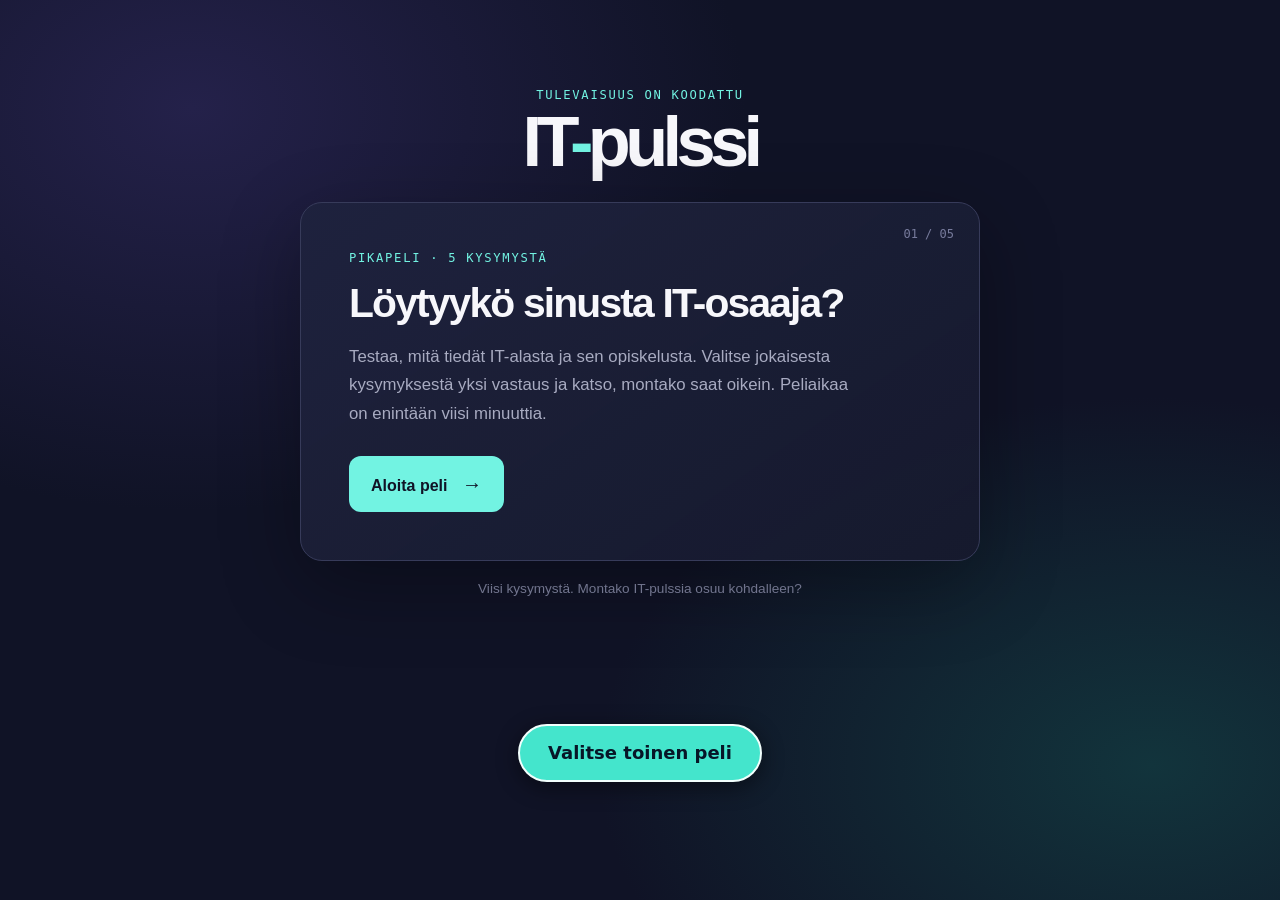
<file: it-pulssi.html>
<!doctype html>
<html lang="fi">
<head>
  <meta charset="utf-8">
  <meta name="viewport" content="width=device-width, initial-scale=1">
  <meta name="theme-color" content="#101326">
  <title>IT-pulssi – testaa IT-tietosi</title>
  <link rel="stylesheet" href="it-pulssi/it-pulssi.css">
  <script src="it-pulssi/it-pulssi.js" defer></script>
</head>
<body>
  <main class="game-shell">
    <header class="site-header">
      <p class="eyebrow">Tulevaisuus on koodattu</p>
      <h1>IT<span>-</span>pulssi</h1>
    </header>

    <section class="game-card" aria-labelledby="start-title" id="start-screen">
      <div class="card-decoration" aria-hidden="true">01 / 05</div>
      <p class="eyebrow">Pikapeli · 5 kysymystä</p>
      <h2 id="start-title">Löytyykö sinusta IT-osaaja?</h2>
      <p class="intro">Testaa, mitä tiedät IT-alasta ja sen opiskelusta. Valitse jokaisesta kysymyksestä yksi vastaus ja katso, montako saat oikein. Peliaikaa on enintään viisi minuuttia.</p>
      <button class="button button-primary" id="start-button" type="button">Aloita peli <span aria-hidden="true">→</span></button>
    </section>

    <section class="game-card" aria-labelledby="question" id="quiz-screen" hidden>
      <div class="question-topline">
        <p class="eyebrow">IT-pulssi / tietovisa</p>
        <p class="question-count" id="question-count"></p>
        <p class="game-timer" id="game-timer" aria-label="Aikaa jäljellä">5:00</p>
      </div>
      <div
        class="progress-track"
        id="progress-track"
        role="progressbar"
        aria-label="Pelin eteneminen"
        aria-valuemin="0"
        aria-valuemax="5"
        aria-valuenow="0"
      >
        <div class="progress-fill" id="progress-fill"></div>
      </div>
      <h2 id="question" tabindex="-1"></h2>
      <div class="answer-list" id="answer-list"></div>
      <p class="feedback" id="feedback" role="status" aria-live="polite"></p>
      <div class="quiz-actions">
        <a class="button button-secondary" href="index.html">Palaa alkuun</a>
        <button class="button button-primary next-button" id="next-button" type="button" hidden>Seuraava kysymys <span aria-hidden="true">→</span></button>
      </div>
    </section>

    <section class="game-card result-card" aria-labelledby="result-title" id="result-screen" hidden>
      <p class="eyebrow">Peli pelattu</p>
      <h2 id="result-title">Hyvä veto!</h2>
      <p class="result-score" id="result-score"></p>
      <p class="intro" id="result-message"></p>
      <button class="button button-primary" id="restart-button" type="button">Pelaa uudelleen <span aria-hidden="true">↻</span></button>
    </section>

    <footer class="site-footer">Viisi kysymystä. Montako IT-pulssia osuu kohdalleen?</footer>
  </main>

<!-- Vibe-pelit: yhteinen paluupainike ja käyttämättömyysohjaus -->
<style id="vibe-navigation-style">
  #vibe-back-to-games-wrap { width:100%; max-width:100%; box-sizing:border-box; display:flex; justify-content:center; align-items:center; margin:24px auto 30px; padding:0 16px; grid-column:1 / -1; flex-shrink:0; }
  #vibe-back-to-games { display:inline-flex!important; align-items:center!important; justify-content:center!important; box-sizing:border-box!important; background:#44e5cc!important; color:#071627!important; border:2px solid #f2fffd!important; border-radius:999px!important; padding:16px 28px!important; font:800 18px/1.25 system-ui,Arial,sans-serif!important; text-decoration:none!important; box-shadow:0 5px 22px #0007!important; max-width:100%!important; min-height:56px!important; cursor:pointer!important; text-align:center!important; }
  #vibe-back-to-games:hover,#vibe-back-to-games:focus-visible {background:#a5fff0!important;outline:3px solid #ffffff!important;outline-offset:2px!important;}
  @media(max-width:420px){#vibe-back-to-games {font-size:17px!important;padding:15px 22px!important;}}
</style>
<div id="vibe-back-to-games-wrap"><a id="vibe-back-to-games" href="index.html" aria-label="Valitse toinen peli">Valitse toinen peli</a></div>
<script id="vibe-idle-navigation">
(function () {
  'use strict';
  const IDLE_AFTER_MS = 60 * 1000; // Muuta aikaa tästä (millisekuntia).
  let lastActivity = Date.now();
  let timeoutId;
  function goToGames() { window.location.replace('index.html'); }
  function resetIdleCountdown() {
    lastActivity = Date.now();
    window.clearTimeout(timeoutId);
    timeoutId = window.setTimeout(goToGames, IDLE_AFTER_MS);
  }
  ['pointerdown', 'pointermove', 'keydown', 'touchstart', 'wheel'].forEach(function(type) {
    document.addEventListener(type, resetIdleCountdown, {passive:true, capture:true});
  });
  // Tarkistetaan aika myös, kun selain palautuu taustalta.
  document.addEventListener('visibilitychange', function() {
    if (!document.hidden && Date.now() - lastActivity >= IDLE_AFTER_MS) goToGames();
  });
  resetIdleCountdown();
})();
</script>
</body>
</html>
</file>
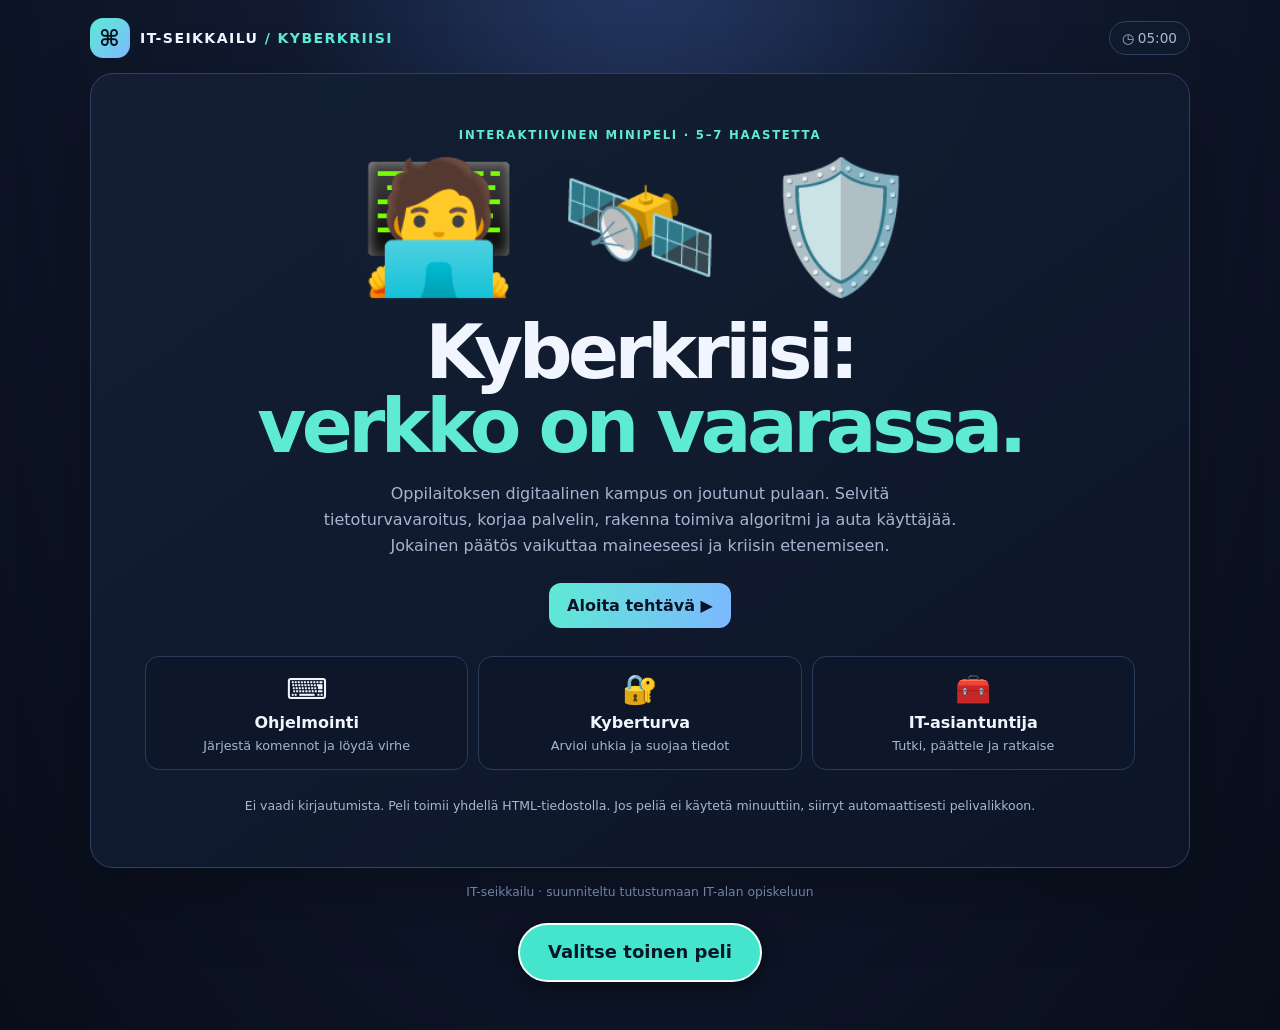
<file: it_seikkailu_kyberkriisi_idle.html>
<!DOCTYPE html>
<html lang="fi">
<head>
<meta charset="UTF-8"><meta name="viewport" content="width=device-width,initial-scale=1"><meta name="theme-color" content="#0a1020">
<title>IT-seikkailu: Kyberkriisi</title>
<style>
:root{--bg:#0a1020;--panel:#121c31;--panel2:#1b2944;--line:#30415f;--text:#f1f5ff;--muted:#a7b5d2;--cyan:#5eead4;--blue:#7cb8ff;--purple:#b9a1ff;--green:#8be0a8;--red:#ff8e9b;--gold:#ffd77a}
*{box-sizing:border-box}body{margin:0;min-height:100vh;background:radial-gradient(ellipse at 50% -20%,#293f70 0,#111a30 40%,#080d19 100%);font-family:Inter,system-ui,-apple-system,Segoe UI,sans-serif;color:var(--text);padding:18px}
button{font:inherit;cursor:pointer}button:focus-visible{outline:3px solid var(--gold);outline-offset:3px}.app{max-width:1100px;margin:auto}.top{display:flex;align-items:center;justify-content:space-between;gap:12px;margin:0 0 15px}.brand{display:flex;align-items:center;gap:10px;font-weight:900;letter-spacing:.1em;font-size:.88rem}.logo{display:grid;place-items:center;width:40px;height:40px;background:linear-gradient(135deg,var(--cyan),var(--blue));color:#0a1020;border-radius:13px;font-size:1.4rem}.chip{border:1px solid var(--line);background:#101a2d;border-radius:999px;padding:8px 12px;color:var(--muted);font-size:.85rem;white-space:nowrap}.layout{display:grid;grid-template-columns:minmax(0,1fr) 270px;gap:16px;align-items:start}.panel{background:linear-gradient(145deg,rgba(20,31,53,.98),rgba(13,22,39,.98));border:1px solid var(--line);border-radius:23px;padding:clamp(20px,3vw,34px);box-shadow:0 25px 70px #0004}.side{display:grid;gap:13px}.side .panel{padding:19px;border-radius:18px}.eyebrow{font-size:.73rem;color:var(--cyan);font-weight:900;letter-spacing:.15em;text-transform:uppercase}h1{font-size:clamp(2.4rem,6vw,4.7rem);letter-spacing:-.06em;line-height:.98;margin:13px 0}h2{font-size:clamp(1.55rem,4vw,2.25rem);letter-spacing:-.035em;line-height:1.08;margin:8px 0 12px}h3{margin:0 0 9px;font-size:1rem}p{color:var(--muted);line-height:1.6}.hero{text-align:center;padding:clamp(24px,5vw,54px)}.hero p{max-width:650px;margin:18px auto 25px}.hero-art{font-size:clamp(4.5rem,14vw,8rem);margin:10px}.btn{border:0;border-radius:12px;padding:13px 18px;font-weight:850;transition:transform .12s,filter .12s}.btn:hover{transform:translateY(-1px);filter:brightness(1.08)}.primary{background:linear-gradient(100deg,var(--cyan),var(--blue));color:#091326}.secondary{background:#253653;color:var(--text);border:1px solid #405475}.danger{background:#472936;color:#ffdfe3;border:1px solid #8b4c5b}.small{font-size:.85rem;padding:9px 12px}.features{display:grid;grid-template-columns:repeat(3,1fr);gap:10px;margin:28px 0}.feature{background:#0d1729;border:1px solid #293b59;border-radius:14px;padding:15px 10px}.feature .emoji{font-size:1.8rem}.feature strong{display:block;margin:7px 0 3px}.feature span{font-size:.8rem;color:var(--muted)}.game-top{display:flex;justify-content:space-between;gap:10px;align-items:center;flex-wrap:wrap;margin-bottom:14px}.meter{height:7px;background:#263550;border-radius:20px;overflow:hidden;margin:0 0 22px}.meter>div{height:100%;background:linear-gradient(90deg,var(--cyan),var(--blue),var(--purple));width:0;transition:width .3s}.mission{display:flex;gap:14px;align-items:center;margin-bottom:18px}.mission-icon{width:60px;height:60px;display:grid;place-items:center;font-size:2rem;border-radius:17px;background:#243653;flex-shrink:0}.mission p{margin:0}.brief{padding:15px 16px;border:1px solid #334765;background:#0c172a;border-radius:14px;margin:17px 0;color:#d9e4fa;line-height:1.55}.options{display:grid;gap:10px;margin:17px 0}.option{display:flex;align-items:flex-start;gap:12px;width:100%;text-align:left;background:#101b30;color:var(--text);border:1px solid #334460;border-radius:13px;padding:14px;line-height:1.45}.option:hover{border-color:#6e91c9}.option .letter{display:grid;place-items:center;min-width:31px;height:31px;border-radius:9px;background:#263856;font-weight:900}.option.selected{border-color:var(--blue);background:#1a2c49}.option.correct{border-color:var(--green);background:#16392f}.option.wrong{border-color:var(--red);background:#402531}.option:disabled{cursor:default}.feedback{padding:14px 16px;border-radius:12px;line-height:1.55;margin:15px 0;background:#202e49;border:1px solid #415675}.feedback.good{background:#15372d;border-color:#438a69}.feedback.bad{background:#3c2630;border-color:#985564}.actions{display:flex;justify-content:space-between;gap:10px;align-items:center;margin-top:18px}.actions .hint{font-size:.82rem;color:var(--muted)}.hidden{display:none!important}.side-title{display:flex;align-items:center;justify-content:space-between;gap:10px}.stat{display:flex;justify-content:space-between;gap:8px;padding:9px 0;border-bottom:1px solid #263651;color:var(--muted);font-size:.9rem}.stat strong{color:var(--text)}.stat:last-child{border:0}.barrow{margin:13px 0}.barlabel{display:flex;justify-content:space-between;font-size:.84rem;margin-bottom:6px}.bar{height:7px;background:#293752;border-radius:99px;overflow:hidden}.bar span{display:block;height:100%;width:0;background:var(--cyan);transition:width .3s}.log{font-size:.8rem;line-height:1.45;color:var(--muted);display:grid;gap:8px}.log-entry{border-left:2px solid var(--blue);padding:3px 0 3px 9px}.tiny{font-size:.78rem;color:var(--muted)}.scorebig{font-size:2rem;font-weight:900}.result{text-align:center}.rank{font-size:4.2rem;margin:14px}.resultstats{display:grid;grid-template-columns:repeat(3,1fr);gap:10px;margin:22px 0}.resultstat{background:#0d1729;border:1px solid #2e405e;border-radius:14px;padding:16px 8px}.resultstat strong{font-size:1.5rem;display:block}.resultstat span{font-size:.8rem;color:var(--muted)}.report{text-align:left;padding:18px;background:#0d1729;border:1px solid #30415e;border-radius:15px;margin:20px 0}.report-row{display:flex;justify-content:space-between;gap:15px;padding:10px 0;border-bottom:1px solid #263651}.report-row:last-child{border:0}.cta{text-align:left;padding:20px;border-radius:15px;background:#14233c;border:1px solid #365074;margin-top:20px}.cta p{margin:6px 0 14px}.footer{color:#7182a4;font-size:.77rem;text-align:center;margin:17px 0 0}.badge{display:inline-block;border-radius:999px;padding:5px 9px;font-size:.75rem;font-weight:800;background:#293b59;color:#d8e5ff}.clocklow{color:var(--red)!important}
@media(max-width:820px){.layout{grid-template-columns:1fr}.side{grid-template-columns:repeat(2,minmax(0,1fr))}.side .panel:last-child{grid-column:1/-1}}
@media(max-width:560px){body{padding:9px}.top{align-items:flex-start}.chip{font-size:.75rem}.side{grid-template-columns:1fr}.side .panel:last-child{grid-column:auto}.features{grid-template-columns:1fr}.feature{display:flex;align-items:center;text-align:left;gap:12px;padding:10px 13px}.feature .emoji{font-size:1.6rem}.feature strong{margin:0 0 3px}.actions{align-items:stretch;flex-direction:column-reverse}.actions .btn{width:100%}.resultstats{grid-template-columns:1fr}.mission{align-items:flex-start}}
@media(prefers-reduced-motion:reduce){*{transition:none!important}}
</style>
</head>
<body>
<main class="app">
<header class="top"><div class="brand"><div class="logo">⌘</div><span>IT-SEIKKAILU <span style="color:var(--cyan)">/ KYBERKRIISI</span></span></div><div class="chip" id="headerTime">◷ 05:00</div></header>

<section class="panel hero" id="start">
 <div class="eyebrow">Interaktiivinen minipeli · 5–7 haastetta</div>
 <div class="hero-art" aria-hidden="true">🧑‍💻 🛰️ 🛡️</div>
 <h1>Kyberkriisi:<br><span style="color:var(--cyan)">verkko on vaarassa.</span></h1>
 <p>Oppilaitoksen digitaalinen kampus on joutunut pulaan. Selvitä tietoturvavaroitus, korjaa palvelin, rakenna toimiva algoritmi ja auta käyttäjää. Jokainen päätös vaikuttaa maineeseesi ja kriisin etenemiseen.</p>
 <button class="btn primary" id="begin">Aloita tehtävä ▶</button>
 <div class="features">
  <div class="feature"><div class="emoji">⌨️</div><div><strong>Ohjelmointi</strong><span>Järjestä komennot ja löydä virhe</span></div></div>
  <div class="feature"><div class="emoji">🔐</div><div><strong>Kyberturva</strong><span>Arvioi uhkia ja suojaa tiedot</span></div></div>
  <div class="feature"><div class="emoji">🧰</div><div><strong>IT-asiantuntija</strong><span>Tutki, päättele ja ratkaise</span></div></div>
 </div>
 <div class="tiny">Ei vaadi kirjautumista. Peli toimii yhdellä HTML-tiedostolla. Jos peliä ei käytetä minuuttiin, siirryt automaattisesti pelivalikkoon.</div>
</section>

<div class="layout hidden" id="gameLayout">
 <section class="panel" id="game">
  <div class="game-top"><span class="chip" id="stage">TEHTÄVÄ 1/6</span><span class="chip" id="timer">◷ 05:00</span><span class="chip" id="score">★ 0 XP</span></div>
  <div class="meter"><div id="progress"></div></div>
  <div class="mission"><div class="mission-icon" id="icon">🔐</div><div><div class="eyebrow" id="category">TIETOTURVA</div><h2 id="title">Hälytys palvelimella</h2></div></div>
  <p id="description"></p>
  <div class="brief" id="brief"></div>
  <div class="options" id="options"></div>
  <div class="feedback hidden" id="feedback" role="status"></div>
  <div class="actions"><span class="hint" id="hint">Valitse paras toimintatapa.</span><button class="btn primary" id="check" disabled>Tarkista päätös</button><button class="btn primary hidden" id="next">Jatka →</button></div>
 </section>
 <aside class="side">
  <section class="panel">
   <div class="side-title"><h3>📡 Kriisin tila</h3><span class="badge" id="statusBadge">AKTIIVINEN</span></div>
   <div class="stat"><span>Järjestelmien kunto</span><strong id="health">70%</strong></div><div class="bar"><span id="healthBar" style="width:70%;background:var(--green)"></span></div>
   <div class="stat"><span>Turvallisuus</span><strong id="security">55%</strong></div><div class="bar"><span id="securityBar" style="width:55%;background:var(--blue)"></span></div>
   <div class="stat"><span>Käyttäjien luottamus</span><strong id="trust">60%</strong></div><div class="bar"><span id="trustBar" style="width:60%;background:var(--purple)"></span></div>
  </section>
  <section class="panel">
   <div class="side-title"><h3>🧠 Osaamisprofiili</h3><span class="tiny">XP</span></div>
   <div class="barrow"><div class="barlabel"><span>Ohjelmointi</span><strong id="progXP">0</strong></div><div class="bar"><span id="progBar"></span></div></div>
   <div class="barrow"><div class="barlabel"><span>Tietoturva</span><strong id="secXP">0</strong></div><div class="bar"><span id="secBar"></span></div></div>
   <div class="barrow"><div class="barlabel"><span>Vianratkaisu</span><strong id="troubleXP">0</strong></div><div class="bar"><span id="troubleBar"></span></div></div>
  </section>
  <section class="panel"><h3>🗒️ Tapahtumaloki</h3><div class="log" id="log"><div class="log-entry">Kampusjärjestelmä käynnistyi. Odotetaan asiantuntijaa…</div></div></section>
 </aside>
</div>

<section class="panel result hidden" id="result">
 <div class="eyebrow">Tehtäväraportti</div><div class="rank" id="rank">🏆</div><h1 id="resultTitle">Kriisi ratkaistu!</h1><p id="resultText"></p>
 <div class="resultstats"><div class="resultstat"><strong id="finalXP">0</strong><span>Kokemuspistettä</span></div><div class="resultstat"><strong id="finalCorrect">0/6</strong><span>Parasta päätöstä</span></div><div class="resultstat"><strong id="finalTime">0:00</strong><span>Aikaa jäljellä</span></div></div>
 <div class="report"><h3>📊 Loppuraportti</h3><div class="report-row"><span>Järjestelmien kunto</span><strong id="rHealth">—</strong></div><div class="report-row"><span>Tietoturvan taso</span><strong id="rSecurity">—</strong></div><div class="report-row"><span>Käyttäjien luottamus</span><strong id="rTrust">—</strong></div><div class="report-row"><span>Vahvin osaamisalue</span><strong id="rSkill">—</strong></div></div>
 <div class="cta"><h3>IT-ala tarvitsee monenlaisia ajattelijoita.</h3><p>Ohjelmointi, tietoturva, verkot, palvelut ja käyttäjien auttaminen ovat kaikki osa IT-alaa. Näitä taitoja voi kehittää opiskelemalla — kaikkea ei tarvitse osata alussa.</p><button class="btn primary" id="again">Pelaa uudelleen ↻</button> <button class="btn secondary" id="home">Takaisin alkuun</button></div>
 <div class="footer">Pelitulos kertoo vain tämän pelikierroksen valinnoista — ei soveltuvuudesta alalle.</div>
</section>
<div class="footer">IT-seikkailu · suunniteltu tutustumaan IT-alan opiskeluun</div>
</main>
<script>
const missions=[
 {icon:"🔐",cat:"TIETOTURVA",skill:"security",title:"1. Epäilyttävä kirjautuminen",desc:"Valvontajärjestelmä huomaa kirjautumisen oppilaitoksen ylläpitotilille oudosta sijainnista keskellä yötä.",brief:"Lokitieto: 02:14 · 8 epäonnistunutta yritystä · onnistunut kirjautuminen tuntemattomasta IP-osoitteesta. Mitä teet ensin?",opts:["Poistan koko palvelimen käytöstä pysyvästi","Estän epäilyttävän istunnon, varmistan lokit ja ilmoitan vastuuhenkilölle","En tee mitään, koska salasana oli oikein"],ans:1,delta:[-3,22,8],xp:20,why:"Hyvä tutkinta alkaa uhkan rajaamisesta ja todisteiden säilyttämisestä. Älä hävitä lokeja — ne auttavat selvittämään, mitä tapahtui.",log:"Epäilyttävä istunto rajattiin ja lokit säilytettiin."},
 {icon:"🧩",cat:"OHJELMOINTI",skill:"programming",title:"2. Korjaa algoritmi",desc:"Robottikuljetin vie laitteita varastosta työpisteelle. Ohjelmassa on yksi looginen virhe.",brief:"Tavoite: toista komento ”siirry eteenpäin” täsmälleen 3 kertaa. Mikä pseudokoodi toimii?",opts:["TOISTA 3 KERTAA: siirry eteenpäin","TOISTA 2 KERTAA: siirry eteenpäin","TOISTA 3 KERTAA: pysähdy"],ans:0,delta:[12,0,2],xp:20,why:"Toistorakenne tekee samasta toiminnosta tehokkaan. Ohjelmointi on ongelman jakamista täsmällisiksi askeliksi.",log:"Algoritmin toistorakenne korjattiin."},
 {icon:"🧯",cat:"VIANRATKAISU",skill:"troubleshooting",title:"3. Palvelin ei vastaa",desc:"Opiskelijoiden ilmoittautumissivu ei avaudu. Muiden verkkopalveluiden yhteys toimii normaalisti.",brief:"Tarkistit tilanteen: verkkoyhteys toimii, mutta kyseisen palvelun prosessi ei ole käynnissä. Mikä on järkevin seuraava askel?",opts:["Käynnistän kaikki verkon laitteet uudelleen summittaisesti","Tarkistan palvelun lokit ja käynnistän pysähtyneen palveluprosessin hallitusti","Asennan käyttöjärjestelmän uudelleen heti"],ans:1,delta:[18,0,8],xp:20,why:"Hyvä vianratkaisu etenee havainnoista rajattuun korjaukseen. Lokit kertovat usein, miksi palvelu pysähtyi.",log:"Palvelun lokit tutkittiin ja prosessi palautettiin."},
 {icon:"🎣",cat:"TIETOTURVA",skill:"security",title:"4. Tietojenkalastelu",desc:"Työntekijä saa viestin, joka näyttää tulevan IT-tuelta. Siinä pyydetään salasanaa kiireellisen päivityksen vuoksi.",brief:"Viestissä on linkki osoitteeseen it-help-login.example ja uhkaus käyttäjätilin sulkemisesta 10 minuutissa.",opts:["Lähetän salasanani, jotta työ ei keskeydy","Avaan linkin yksityisessä selausikkunassa ja katson mitä tapahtuu","En käytä linkkiä, ilmoitan viestistä ja tarkistan päivityksen virallisesta kanavasta"],ans:2,delta:[0,22,12],xp:20,why:"Salasanaa ei pidä koskaan luovuttaa viestillä. Kiireellä painostaminen ja epäilyttävä osoite ovat tyypillisiä huijauksen merkkejä.",log:"Tietojenkalasteluviesti ilmoitettiin ja estettiin."},
 {icon:"🌐",cat:"VERKOT",skill:"troubleshooting",title:"5. Miksi yhteys katkeilee?",desc:"Yksi työtila menettää Wi-Fi-yhteyden toistuvasti. Kaapelilla kytketyt laitteet toimivat.",brief:"Ongelma koskee vain langatonta verkkoa yhdellä alueella. Mikä testi auttaa rajaamaan vikaa?",opts:["Tarkistan tukiaseman tilan ja signaalin sekä vertaan yhteyttä toisella laitteella samassa paikassa","Vaihdan kaikkien tietokoneiden salasanat","Poistan selaimen jokaiselta käyttäjältä"],ans:0,delta:[15,0,8],xp:20,why:"Kun vika rajautuu yhteen alueeseen ja langattomaan yhteyteen, tukiasema, signaali tai häiriöt ovat hyviä tutkimuskohteita.",log:"Wi-Fi-ongelma rajattiin tukiasemaan ja signaaliin."},
 {icon:"🧑‍🤝‍🧑",cat:"KÄYTTÄJÄTUKI",skill:"troubleshooting",title:"6. Auta käyttäjää",desc:"Opiskelija kertoo, että tiedosto katosi juuri ennen palautusta. Hän on huolissaan ja tarvitsee apua.",brief:"Miten toimit asiantuntevasti?",opts:["Sanon, että käyttäjän olisi pitänyt olla huolellisempi","Kysyn rauhallisesti, missä tiedosto tallennettiin, tarkistan roskakorin ja palautusversiot","Lupaan palauttaa tiedoston varmasti ennen kuin olen tutkinut asiaa"],ans:1,delta:[10,0,20],xp:20,why:"IT-työssä tekninen osaaminen ja selkeä, empaattinen viestintä kulkevat yhdessä. Selvitä tilanne ennen kuin lupaat lopputuloksen.",log:"Käyttäjää autettiin rauhallisesti ja palautusvaihtoehdot tarkistettiin."}
];
let idx=0,xp=0,correct=0,selected=null,locked=false,time=300,clock=null;
let stats={health:70,security:55,trust:60,programming:0,securityXP:0,troubleshooting:0};
let history=[];
const $=id=>document.getElementById(id);
function clamp(n){return Math.max(0,Math.min(100,n))}
function showScreen(id){["start","gameLayout","result"].forEach(s=>$(s).classList.toggle("hidden",s!==id))}
function addLog(t){const e=document.createElement("div");e.className="log-entry";e.textContent=t;const log=$("log");log.prepend(e);while(log.children.length>4)log.lastChild.remove()}
function updateHUD(){
 $("score").textContent=`★ ${xp} XP`;
 [["health","healthBar",stats.health],["security","securityBar",stats.security],["trust","trustBar",stats.trust]].forEach(([a,b,v])=>{$(a).textContent=v+"%";$(b).style.width=v+"%";$(b).style.background=v<35?"var(--red)":v<60?"var(--gold)":"var(--green)"});
 [["progXP","progBar",stats.programming],["secXP","secBar",stats.securityXP],["troubleXP","troubleBar",stats.troubleshooting]].forEach(([a,b,v])=>{$(a).textContent=v;$(b).style.width=Math.min(100,v*2.5)+"%"});
}
function updateTime(){let m=Math.floor(time/60),s=time%60;let v=`◷ ${m}:${String(s).padStart(2,"0")}`;$("timer").textContent=v;$("headerTime").textContent=v;$("timer").classList.toggle("clocklow",time<=30)}
function start(){idx=0;xp=0;correct=0;selected=null;locked=false;time=300;stats={health:70,security:55,trust:60,programming:0,securityXP:0,troubleshooting:0};history=[];$("log").innerHTML="";addLog("Kriisiprotokolla aktivoitu. Asiantuntija liittyi järjestelmään.");showScreen("gameLayout");render();updateHUD();updateTime();clearInterval(clock);clock=setInterval(()=>{time--;updateTime();if(time<=0)finish(true)},1000)}
function render(){const m=missions[idx];selected=null;locked=false;$("stage").textContent=`TEHTÄVÄ ${idx+1}/${missions.length}`;$("progress").style.width=`${idx/missions.length*100}%`;$("icon").textContent=m.icon;$("category").textContent=m.cat;$("title").textContent=m.title;$("description").textContent=m.desc;$("brief").textContent=m.brief;$("options").innerHTML="";$("feedback").className="feedback hidden";$("feedback").textContent="";$("check").classList.remove("hidden");$("check").disabled=true;$("next").classList.add("hidden");$("hint").textContent="Valitse yksi vaihtoehto. Päätöksesi vaikuttaa kriisin tilaan.";
m.opts.forEach((o,i)=>{let b=document.createElement("button");b.className="option";b.innerHTML=`<span class="letter">${"ABC"[i]}</span><span>${o}</span>`;b.addEventListener("click",()=>{if(locked)return;selected=i;[...$("options").children].forEach((x,j)=>x.classList.toggle("selected",i===j));$("check").disabled=false});$("options").appendChild(b)});updateHUD()}
function check(){if(selected===null||locked)return;locked=true;let m=missions[idx],good=selected===m.ans;if(good){correct++;xp+=m.xp}else xp+=5;let d=m.delta[ selected ]; // outcome magnitude based on choice; correct answer receives intended gains
if(good){stats.health=clamp(stats.health+Math.max(0,m.delta[0]));stats.security=clamp(stats.security+Math.max(0,m.delta[1]));stats.trust=clamp(stats.trust+Math.max(0,m.delta[2]));}else{stats.health=clamp(stats.health-(m.skill==="troubleshooting"?7:3));stats.security=clamp(stats.security-(m.skill==="security"?10:2));stats.trust=clamp(stats.trust-5);}
if(good){if(m.skill==="programming")stats.programming+=20;if(m.skill==="security")stats.securityXP+=20;if(m.skill==="troubleshooting")stats.troubleshooting+=20;}
history.push({title:m.title,good,skill:m.skill});[...$("options").children].forEach((b,i)=>{b.disabled=true;if(i===m.ans)b.classList.add("correct");else if(i===selected)b.classList.add("wrong")});
let f=$("feedback");f.className="feedback "+(good?"good":"bad");f.textContent=(good?"✓ Hyvä päätös! ":"↗ Opitaan tästä. ")+m.why;$("check").classList.add("hidden");$("next").classList.remove("hidden");$("next").textContent=idx===missions.length-1?"Luo loppuraportti →":"Seuraava tehtävä →";$("progress").style.width=`${(idx+1)/missions.length*100}%`;addLog(good?m.log:"Päätös lisäsi riskiä. Jatka tutkimista ja rajaa ongelmaa.");updateHUD()}
function next(){if(idx<missions.length-1){idx++;render()}else finish(false)}
function finish(timeUp){clearInterval(clock);showScreen("result");$("progress").style.width="100%";let rank=correct>=5&&stats.security>=65?"🏆":correct>=3?"🚀":"🧭";$("rank").textContent=timeUp?"⏱️":rank;$("resultTitle").textContent=timeUp?"Aika päättyi — raportti valmis":correct>=5?"Kriisi hallinnassa!":correct>=3?"Kampus pelastettu osittain":"Ensimmäinen harjoitus suoritettu";$("resultText").textContent=`Ratkaisit ${history.length} tehtävää ja valitsit ${correct} kertaa parhaan toimintatavan. ${timeUp?"Aika loppui, mutta tuloksista näkee jo, mitä opit.":"Tutustu raporttiin ja katso, mikä IT-alan osa-alue kiinnostaa sinua eniten."}`;$("finalXP").textContent=xp;$("finalCorrect").textContent=`${correct}/${missions.length}`;$("finalTime").textContent=`${Math.floor(time/60)}:${String(time%60).padStart(2,"0")}`;$("rHealth").textContent=stats.health+"%";$("rSecurity").textContent=stats.security+"%";$("rTrust").textContent=stats.trust+"%";let skills=[["Ohjelmointi",stats.programming],["Tietoturva",stats.securityXP],["Vianratkaisu",stats.troubleshooting]].sort((a,b)=>b[1]-a[1]);$("rSkill").textContent=skills[0][1]===0?"Kaikki kehittyvät":skills[0][0];updateHUD()}
$("begin").addEventListener("click",start);$("check").addEventListener("click",check);$("next").addEventListener("click",next);$("again").addEventListener("click",start);$("home").addEventListener("click",()=>{clearInterval(clock);showScreen("start");$("headerTime").textContent="◷ 05:00"});

// Automaattinen palautus alkuun, jos pelaaja ei käytä tietokonetta minuuttiin.
const IDLE_LIMIT_MS = 60 * 1000;
let idleTimer = null;
function resetIdleTimer() {
  clearTimeout(idleTimer);
  idleTimer = setTimeout(() => {
    window.location.replace("index.html");
  }, IDLE_LIMIT_MS);
}
["pointerdown","pointermove","keydown","touchstart","wheel","click"].forEach(eventName => {
  document.addEventListener(eventName, resetIdleTimer, {passive:true});
});
resetIdleTimer();

</script>

<!-- Vibe-pelit: yhteinen paluupainike ja käyttämättömyysohjaus -->
<style id="vibe-navigation-style">
  #vibe-back-to-games-wrap { width:100%; max-width:100%; box-sizing:border-box; display:flex; justify-content:center; align-items:center; margin:24px auto 30px; padding:0 16px; grid-column:1 / -1; flex-shrink:0; }
  #vibe-back-to-games { display:inline-flex!important; align-items:center!important; justify-content:center!important; box-sizing:border-box!important; background:#44e5cc!important; color:#071627!important; border:2px solid #f2fffd!important; border-radius:999px!important; padding:16px 28px!important; font:800 18px/1.25 system-ui,Arial,sans-serif!important; text-decoration:none!important; box-shadow:0 5px 22px #0007!important; max-width:100%!important; min-height:56px!important; cursor:pointer!important; text-align:center!important; }
  #vibe-back-to-games:hover,#vibe-back-to-games:focus-visible {background:#a5fff0!important;outline:3px solid #ffffff!important;outline-offset:2px!important;}
  @media(max-width:420px){#vibe-back-to-games {font-size:17px!important;padding:15px 22px!important;}}
</style>
<div id="vibe-back-to-games-wrap"><a id="vibe-back-to-games" href="index.html" aria-label="Valitse toinen peli">Valitse toinen peli</a></div>
<script id="vibe-idle-navigation">
(function () {
  'use strict';
  const IDLE_AFTER_MS = 60 * 1000; // Muuta aikaa tästä (millisekuntia).
  let lastActivity = Date.now();
  let timeoutId;
  function goToGames() { window.location.replace('index.html'); }
  function resetIdleCountdown() {
    lastActivity = Date.now();
    window.clearTimeout(timeoutId);
    timeoutId = window.setTimeout(goToGames, IDLE_AFTER_MS);
  }
  ['pointerdown', 'pointermove', 'keydown', 'touchstart', 'wheel'].forEach(function(type) {
    document.addEventListener(type, resetIdleCountdown, {passive:true, capture:true});
  });
  // Tarkistetaan aika myös, kun selain palautuu taustalta.
  document.addEventListener('visibilitychange', function() {
    if (!document.hidden && Date.now() - lastActivity >= IDLE_AFTER_MS) goToGames();
  });
  resetIdleCountdown();
})();
</script>
</body></html>
</file>
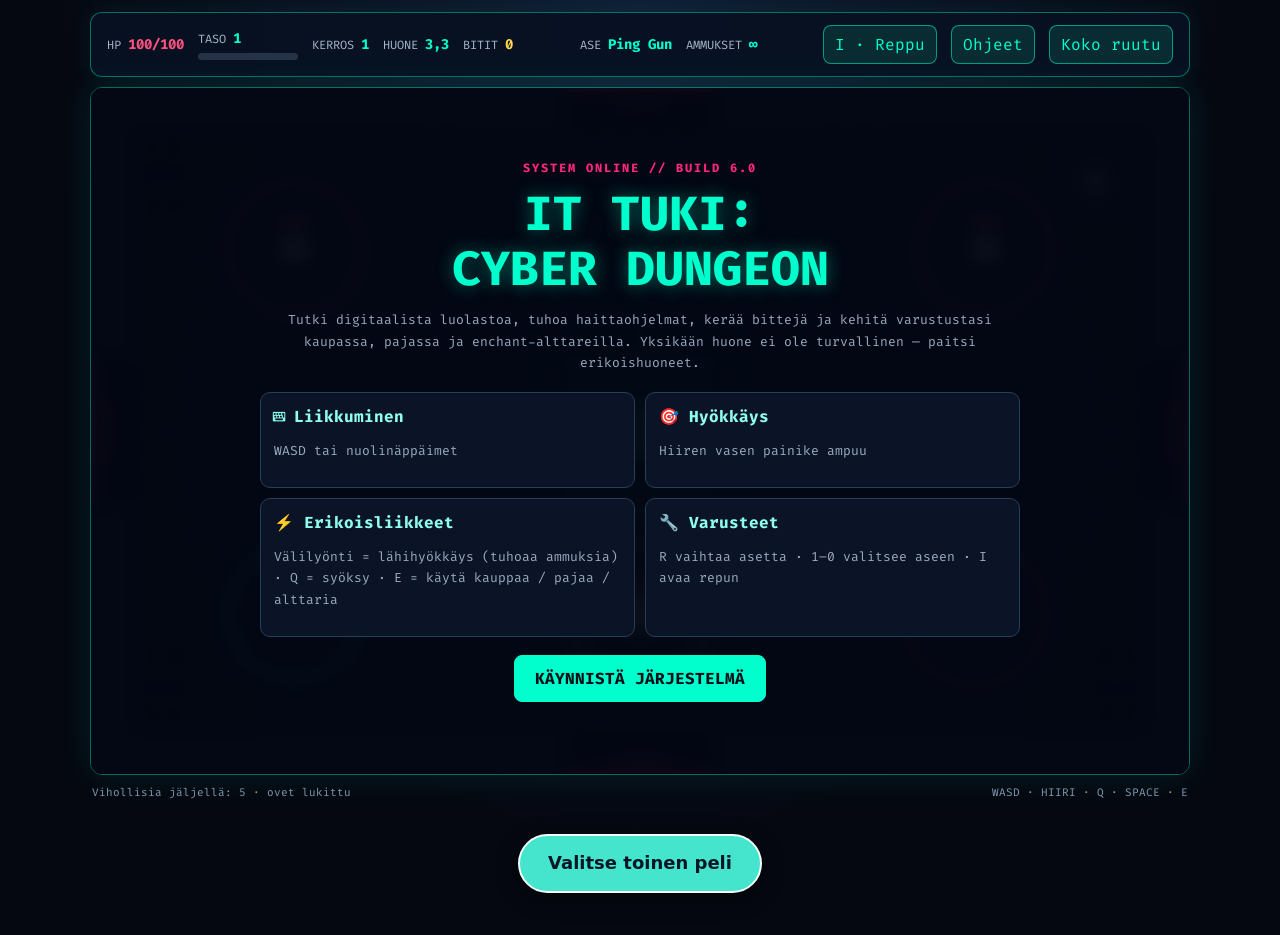
<file: it_tuki_cyber_dungeon_v6.html>
<!DOCTYPE html>
<html lang="fi">
<head>
<meta charset="UTF-8">
<meta name="viewport" content="width=device-width, initial-scale=1.0">
<title>IT Tuki: Cyber Dungeon</title>
<style>
@import url('https://fonts.googleapis.com/css2?family=Fira+Code:wght@400;600;700&display=swap');
:root{--cyan:#00ffcc;--pink:#ff287f;--bg:#050811;--panel:#0b1426}
*{box-sizing:border-box}
body{margin:0;background:radial-gradient(ellipse at top,#101d35 0%,#050811 65%);color:#d9fff8;font-family:'Fira Code',monospace;min-height:100vh;display:flex;flex-direction:column;align-items:center;padding:12px;overflow-x:hidden}
header{width:min(1100px,100%);display:flex;align-items:center;justify-content:space-between;gap:12px;flex-wrap:wrap;background:rgba(8,18,35,.94);border:1px solid #00ffcc66;border-radius:12px;padding:12px 16px;margin-bottom:10px;box-shadow:0 0 24px #00ffcc13}
.stats,.actions{display:flex;align-items:center;gap:14px;flex-wrap:wrap}.stat{font-size:12px;color:#a6b7ca}.stat strong{color:var(--cyan);font-size:14px}.hp{color:#ff527f!important}.coins{color:#ffd84a!important}.xp-wrap{height:7px;width:100px;background:#263347;border-radius:8px;overflow:hidden;margin-top:5px}.xp-bar{height:100%;width:0;background:linear-gradient(90deg,#00aaff,var(--cyan));transition:width .2s}
button{font:inherit;cursor:pointer;border:1px solid #00ffcc88;border-radius:8px;padding:8px 11px;background:#092b32;color:var(--cyan);transition:.15s}button:hover{transform:translateY(-1px);background:#10434b;box-shadow:0 0 16px #00ffcc30}button:disabled{opacity:.4;cursor:not-allowed;transform:none;box-shadow:none}
.game-wrap{position:relative;width:min(1100px,100%);border:1px solid #00ffcc66;border-radius:12px;overflow:hidden;box-shadow:0 0 35px #00ffcc18}
canvas{display:block;width:100%;height:auto;aspect-ratio:1024/640;background:#050811;cursor:crosshair}
.bottom-hud{width:min(1100px,100%);display:flex;justify-content:space-between;gap:12px;flex-wrap:wrap;padding:10px 2px;color:#8299b1;font-size:11px}
#enchantHud{display:flex;gap:6px;flex-wrap:wrap}.tag{padding:4px 7px;border:1px solid #00ffcc55;background:#061c25;border-radius:6px;color:#8ffff0}
.overlay{position:absolute;inset:0;z-index:5;display:flex;align-items:center;justify-content:center;padding:20px;background:#030713ed;backdrop-filter:blur(8px);overflow:auto}
.hidden{display:none!important}.modal{width:min(760px,100%);text-align:center;margin:auto}.eyebrow{color:var(--pink);font-size:12px;letter-spacing:2px;font-weight:bold}h1{font-size:clamp(27px,5vw,48px);line-height:1.15;color:var(--cyan);text-shadow:0 0 18px #00ffcc65;margin:10px 0}h2{color:var(--cyan);margin:8px 0 14px}.muted{color:#9bacc1;line-height:1.65;font-size:13px}.help-grid,.cards{display:grid;grid-template-columns:repeat(2,minmax(0,1fr));gap:10px;margin:18px 0;text-align:left}.help-card,.choice{background:#0a1426;border:1px solid #244058;border-radius:10px;padding:13px}.help-card strong{color:#8fffee}.primary{background:var(--cyan);color:#041018;border-color:var(--cyan);font-weight:bold;padding:12px 20px}.primary:hover{background:#8bffea}.cards{grid-template-columns:repeat(3,minmax(0,1fr))}.choice{cursor:pointer;text-align:center;transition:.15s}.choice:hover{border-color:var(--cyan);transform:translateY(-3px);box-shadow:0 0 20px #00ffcc25}.choice .emoji{font-size:28px}.choice h3{font-size:13px;color:var(--cyan)}.choice p{font-size:11px;color:#a6b7ca;line-height:1.5}.inventory-grid{display:grid;grid-template-columns:repeat(2,minmax(0,1fr));gap:8px;margin:14px 0}.weapon{padding:10px;border:1px solid #294158;border-radius:8px;text-align:left;font-size:12px}.weapon.unlocked{border-color:#00ffcc88;cursor:pointer}.weapon.unlocked:hover{background:#0d3038}.weapon.selected{box-shadow:inset 0 0 0 1px var(--cyan);background:#10303a}.toast{position:absolute;top:14px;left:50%;transform:translateX(-50%);padding:8px 13px;border-radius:8px;background:#071b26e8;border:1px solid #00ffcc88;color:var(--cyan);font-size:12px;z-index:3;pointer-events:none;white-space:nowrap}
.shop-grid{display:grid;grid-template-columns:repeat(2,minmax(0,1fr));gap:8px;margin:14px 0;text-align:left}.shop-grid.one{grid-template-columns:1fr}
.item{display:flex;justify-content:space-between;align-items:center;gap:10px;background:#0a1426;border:1px solid #244058;border-radius:10px;padding:10px 12px;font-size:12px}
.item strong{color:#8fffee}.item small{display:block;color:#9bacc1;margin-top:3px;line-height:1.4}
.item .btns{display:flex;gap:6px;flex-wrap:wrap;justify-content:flex-end}.item button{white-space:nowrap;font-size:11px;padding:6px 9px}
.wallet{color:#ffd84a;font-size:14px;margin:4px 0 8px}
@media(max-width:600px){body{padding:6px}.stats{gap:8px}.actions{gap:5px}.actions button{padding:6px;font-size:10px}.help-grid,.cards,.shop-grid{grid-template-columns:1fr}.overlay{padding:12px}.bottom-hud{font-size:10px}}
</style>
</head>
<body>
<header>
  <div class="stats">
    <div class="stat">HP <strong id="hp" class="hp">100/100</strong></div>
    <div class="stat">TASO <strong id="level">1</strong><div class="xp-wrap"><div id="xpBar" class="xp-bar"></div></div></div>
    <div class="stat">KERROS <strong id="floor">1</strong></div>
    <div class="stat">HUONE <strong id="roomLabel">3,3</strong></div>
    <div class="stat">BITIT <strong id="coins" class="coins">0</strong></div>
  </div>
  <div class="stats">
    <div class="stat">ASE <strong id="weaponLabel">Ping Gun</strong></div>
    <div class="stat">AMMUKSET <strong id="ammoLabel">∞</strong></div>
  </div>
  <div class="actions">
    <button id="inventoryBtn">I · Reppu</button><button id="helpBtn">Ohjeet</button><button id="fullBtn">Koko ruutu</button>
  </div>
</header>

<div class="game-wrap">
  <canvas id="game" width="1024" height="640"></canvas>
  <div id="toast" class="toast hidden"></div>
  <div id="startOverlay" class="overlay">
    <div class="modal">
      <div class="eyebrow">SYSTEM ONLINE // BUILD 6.0</div>
      <h1>IT TUKI:<br>CYBER DUNGEON</h1>
      <p class="muted">Tutki digitaalista luolastoa, tuhoa haittaohjelmat, kerää bittejä ja kehitä varustustasi kaupassa, pajassa ja enchant-alttareilla. Yksikään huone ei ole turvallinen — paitsi erikoishuoneet.</p>
      <div class="help-grid">
        <div class="help-card"><strong>⌨ Liikkuminen</strong><p class="muted">WASD tai nuolinäppäimet</p></div>
        <div class="help-card"><strong>🎯 Hyökkäys</strong><p class="muted">Hiiren vasen painike ampuu</p></div>
        <div class="help-card"><strong>⚡ Erikoisliikkeet</strong><p class="muted">Välilyönti = lähihyökkäys (tuhoaa ammuksia) · Q = syöksy · E = käytä kauppaa / pajaa / alttaria</p></div>
        <div class="help-card"><strong>🔧 Varusteet</strong><p class="muted">R vaihtaa asetta · 1–0 valitsee aseen · I avaa repun</p></div>
      </div>
      <button id="startBtn" class="primary">KÄYNNISTÄ JÄRJESTELMÄ</button>
    </div>
  </div>
  <div id="levelOverlay" class="overlay hidden"><div class="modal"><div class="eyebrow">UPGRADE AVAILABLE</div><h2>TASO NOUSI!</h2><p class="muted">Valitse yksi uusi erikoiskyky.</p><div id="upgradeCards" class="cards"></div></div></div>
  <div id="inventoryOverlay" class="overlay hidden"><div class="modal"><h2>REPPU & ASEET</h2><p class="muted">Valitse avattu ase.</p><div id="weaponList" class="inventory-grid"></div><button id="closeInventory">Sulje (I)</button></div></div>
  <div id="terminalOverlay" class="overlay hidden"><div class="modal"><div class="eyebrow" id="tEyebrow"></div><h2 id="tTitle"></h2><div class="wallet">Bitit: <strong id="tCoins">0</strong></div><p class="muted" id="tDesc"></p><div id="tBody" class="shop-grid"></div><button id="tClose">Sulje (E)</button></div></div>
  <div id="helpOverlay" class="overlay hidden"><div class="modal"><h2>PELIN OHJEET</h2><div class="help-grid">
    <div class="help-card"><strong>Liikkuminen</strong><p class="muted">WASD / nuolet. Oviin voi kulkea vasta, kun huone on tyhjennetty vihollisista.</p></div>
    <div class="help-card"><strong>Taistelu</strong><p class="muted">Ammu hiirellä, väistä punaisia ammuksia ja käytä välilyöntiä lähihyökkäykseen. Seuraa punaisia varoitusviivoja!</p></div>
    <div class="help-card"><strong>Huoneet</strong><p class="muted">Kartta kiertyy reunoilta. Tyhjennetyissä huoneissa voi ilmaantua uusia vihollisia. Minikartta näyttää löydetyt huoneet.</p></div>
    <div class="help-card"><strong>Kerrokset</strong><p class="muted">Pomo odottaa erityishuoneessa (☠). Pomon voittaminen avaa seuraavan kerroksen.</p></div>
    <div class="help-card"><strong>$ Kauppa · P Paja</strong><p class="muted">Vihollisilta putoaa bittejä. Kaupasta saat HP:ta, ammuksia ja aseita. Pajassa parannat aseiden vahinkoa ja tulinopeutta sekä panssaria.</p></div>
    <div class="help-card"><strong>E Enchant-huone</strong><p class="muted">Alttari tarjoaa kolme erikoiskykyä — valitse yksi ilmaiseksi tai arvo uudet bitillä.</p></div>
  </div><button id="closeHelp">Jatka peliä</button></div></div>
  <div id="gameOverOverlay" class="overlay hidden"><div class="modal"><div class="eyebrow">CONNECTION LOST</div><h1 id="endTitle">SYSTEM CRASH!</h1><p id="endMsg" class="muted">Haittaohjelmat valtasivat järjestelmän.</p><button id="restartBtn" class="primary">KÄYNNISTÄ UUDELLEEN</button></div></div>
</div>
<div class="bottom-hud"><div id="roomStatus">Tyhjennä huone avataksesi ovet.</div><div id="enchantHud"></div><div>WASD · HIIRI · Q · SPACE · E</div></div>

<script>
(() => {
'use strict';
const canvas=document.getElementById('game'),ctx=canvas.getContext('2d');
const W=canvas.width,H=canvas.height,WALL=40,DOOR=138,MAP=5;
const $=id=>document.getElementById(id);

/* ---------- DATA ---------- */
const weapons=[
 {name:'Ping Gun',damage:18,rate:190,speed:12,ammo:Infinity,color:'#00ffcc',spread:.035,count:1},
 {name:'Valokuitulaser',damage:9,rate:75,speed:19,ammo:220,color:'#ff287f',spread:.015,count:1},
 {name:'UDP Shotgun',damage:13,rate:520,speed:10,ammo:55,color:'#ffb52e',spread:.42,count:6},
 {name:'WiFi Pulsar',damage:27,rate:340,speed:9,ammo:90,color:'#43a6ff',spread:.08,count:1},
 {name:'Kernel Liekinheitin',damage:6,rate:48,speed:7,ammo:280,color:'#ff633d',spread:.48,count:3},
 {name:'Railgun',damage:85,rate:850,speed:25,ammo:18,color:'#ffffff',spread:0,count:1},
 {name:'Kvanttikanuuna',damage:125,rate:1150,speed:7,ammo:12,color:'#bd79ff',spread:.02,count:1,explosive:true},
 {name:'Kranaatinheitin',damage:65,rate:720,speed:8,ammo:24,color:'#9dff4a',spread:.14,count:1,explosive:true},
 {name:'Koodari SMG',damage:11,rate:85,speed:14,ammo:180,color:'#fff05a',spread:.16,count:1},
 {name:'EMP-Pommari',damage:42,rate:480,speed:10,ammo:36,color:'#4af5ff',spread:.12,count:1,stun:true}
];
const upgrades=[
 {id:'pierce',name:'Läpäisevät ammukset',icon:'🏹',desc:'Ammukset voivat osua useaan viholliseen.'},
 {id:'ricochet',name:'Seinäkimpoilu',icon:'🪃',desc:'Ammukset kimpoavat seinistä kahdesti.'},
 {id:'speed',name:'Ylinopeat ammukset',icon:'⚡',desc:'Ammukset lentävät nopeammin ja pidemmälle.'},
 {id:'chain',name:'Ketjusähkö',icon:'🌩️',desc:'Osuma vahingoittaa myös lähellä olevia vihollisia.'},
 {id:'multishot',name:'Tupla-ammus',icon:'🔱',desc:'Ammut kaksi lisäammusta.'},
 {id:'crit',name:'Kriittinen koodi',icon:'🎯',desc:'25 % mahdollisuus tehdä 2,5-kertainen vahinko.'},
 {id:'lifesteal',name:'Vampirismi',icon:'🩸',desc:'Paranet 3 HP jokaisesta taposta.'},
 {id:'poison',name:'Myrkky-payload',icon:'🧪',desc:'Viholliset saavat myrkkyvahinkoa ajan myötä.'},
 {id:'homing',name:'Hakeutuvat ammukset',icon:'🧲',desc:'Ammukset kaartavat kohti lähintä vihollista.'},
 {id:'explosive',name:'Räjähtävät ammukset',icon:'💥',desc:'Osuma aiheuttaa pienen räjähdyksen.'},
 {id:'regen',name:'Itsekorjaus',icon:'🔋',desc:'Paranet hitaasti ajan myötä.'},
 {id:'freeze',name:'Jäähdytysnesteen purkaus',icon:'❄️',desc:'Osuma hidastaa vihollista.'},
 {id:'greed',name:'Bittivaras',icon:'💰',desc:'Vihollisilta putoaa 50 % enemmän bittejä.'}
];
const ROOM_META={
 shop:{name:'KAUPPA',sub:'Data-Basaari',color:'#ffd84a',icon:'🛒',letter:'$'},
 workshop:{name:'PAJA',sub:'Kernel-Verstas',color:'#ff9d3d',icon:'🔧',letter:'P'},
 enchant:{name:'ENCHANT-HUONE',sub:'Koodialttari',color:'#bd79ff',icon:'🔮',letter:'E'}
};
const isSpecial=r=>!!ROOM_META[r.type];
const ENEMY_STATS={
 bug:[30,2.5,14,'#ff386e',14,2],
 trojan:[58,1.4,17,'#ff7448',24,3],
 cryptominer:[135,.85,22,'#ffae35',42,6],
 memory_leak:[78,.9,18,'#47a9ff',36,4],
 phishing:[48,2.1,14,'#c17aff',32,4],
 rootkit:[85,.1,17,'#44ed9b',48,6],
 ddos:[16,3.4,10,'#ff5fd2',8,1],
 worm:[75,1.8,17,'#9be84a',30,4],
 worm_small:[22,2.8,10,'#c9ff7a',8,1],
 charger:[100,1.2,18,'#ff3b3b',45,6],
 turret:[150,0,20,'#c8d4e8',50,7],
 sniper:[60,1.2,15,'#00e0ff',50,7],
 logicbomb:[55,2.5,16,'#ffe14a',34,5],
 spawner:[240,.35,26,'#8a5cff',85,11],
 healer:[75,1.5,16,'#5dff8d',60,8],
 drone:[45,2.6,13,'#38f2ff',22,5],
 firewall:[160,1.0,22,'#ff8a3d',60,10],
 assassin:[70,1.0,15,'#d0d0ff',55,8],
 minelayer:[90,1.6,17,'#b8ff3d',45,7],
 hydra:[170,1.3,24,'#2dd4a0',70,10],
 hydra_small:[55,2.2,14,'#7cf5d1',20,3],
 juggernaut:[430,.7,30,'#7f8fa8',110,18],
 vortex:[190,.5,22,'#8f5bff',90,14],
 beamer:[120,.6,20,'#ff3df2',70,12],
 boss_ransomware:[900,.85,34,'#ff174f',320,120],
 boss_kernel:[1200,.75,39,'#a55cff',500,160],
 boss_botnet:[1500,.6,42,'#ff5fd2',650,200],
 boss_zeroday:[1700,1.1,38,'#ffe14a',800,240],
 boss_overlord:[2400,1.0,46,'#ffffff',1200,400]
};
const CONTACT={bug:5,trojan:5,cryptominer:8,memory_leak:6,phishing:5,rootkit:5,ddos:3,worm:6,worm_small:3,charger:7,turret:6,sniper:5,logicbomb:4,spawner:8,healer:4,drone:4,firewall:8,assassin:7,minelayer:5,hydra:8,hydra_small:5,juggernaut:14,vortex:6,beamer:6};
const BOSSES=['boss_ransomware','boss_kernel','boss_botnet','boss_zeroday','boss_overlord'];
const AFFIX_NAMES={swift:'NOPEA',volatile:'RÄJÄHTÄVÄ',regen:'REGEN',armored:'PANSSAROITU'};
const POOL=[['bug',1,5],['ddos',1,6],['trojan',1,6],['phishing',1,6],['memory_leak',1,5],['worm',1,6],['cryptominer',1,5],['rootkit',1,5],['charger',1,8],['turret',1,5],['drone',1,8],['assassin',1,6],['minelayer',1,6],['hydra',1,6],['firewall',1,4],['sniper',1,7],['logicbomb',1,7],['healer',2,4],['spawner',2,4],['vortex',2,5],['beamer',2,6],['juggernaut',2,5]];

const state={active:false,paused:false,keys:{},mouse:{x:W/2,y:H/2,down:false},floor:1,rx:2,ry:2,grid:[],bullets:[],enemyBullets:[],particles:[],puddles:[],beams:[],texts:[],rings:[],ghosts:[],flash:null,muzzle:null,specks:Array.from({length:45},()=>({x:Math.random()*W,y:Math.random()*H,v:.15+Math.random()*.4,s:1+Math.random()*2})),enchants:new Set(),unlocked:[0,1],shopBought:{},terminal:null,lastShot:0,lastMelee:0,toastTimer:0,frame:0,shake:0};
let player=null,audioCtx=null;
let lastKey=performance.now();const IDLE_MS=60000;

function sound(freq=440,duration=.055,type='sine',volume=.025){try{audioCtx ||= new (window.AudioContext||window.webkitAudioContext)();if(audioCtx.state==='suspended')audioCtx.resume();const o=audioCtx.createOscillator(),g=audioCtx.createGain();o.type=type;o.frequency.value=freq;g.gain.setValueAtTime(volume,audioCtx.currentTime);g.gain.exponentialRampToValueAtTime(.001,audioCtx.currentTime+duration);o.connect(g);g.connect(audioCtx.destination);o.start();o.stop(audioCtx.currentTime+duration)}catch(e){}}
function toast(msg){$('toast').textContent=msg;$('toast').classList.remove('hidden');state.toastTimer=150}
function room(){return state.grid[state.ry][state.rx]}
function wrap(v){return (v+MAP)%MAP}
function poly(n,r,rot=0){ctx.beginPath();for(let i=0;i<n;i++){const a=rot+i*Math.PI*2/n;ctx[i?'lineTo':'moveTo'](Math.cos(a)*r,Math.sin(a)*r)}ctx.closePath();ctx.fill()}
function floorMult(){return 1+.25*(state.floor-1)}

/* ---------- PLAYER ---------- */
class Player{
 constructor(){this.x=W/2;this.y=H/2;this.r=15;this.speed=4.1;this.hp=100;this.maxHp=100;this.level=1;this.xp=0;this.nextXp=55;this.weapon=0;this.ammo=weapons.map(w=>w.ammo);this.invuln=0;this.coins=0;this.armor=0;this.dashMult=1;this.dashUntil=0;this.dashCooldown=0;this.dmgLv=weapons.map(()=>0);this.rateLv=weapons.map(()=>0)}
 update(){
  let dx=0,dy=0;const k=state.keys;
  if(k.w||k.W||k.ArrowUp)dy--;if(k.s||k.S||k.ArrowDown)dy++;if(k.a||k.A||k.ArrowLeft)dx--;if(k.d||k.D||k.ArrowRight)dx++;
  if(dx&&dy){dx*=.7071;dy*=.7071}
  let speed=this.speed;if(state.frame<this.dashUntil)speed*=2.6;
  const nx=this.x+dx*speed,ny=this.y+dy*speed,r=room(),open=r.cleared;
  if(nx-this.r<WALL){
   if(open&&Math.abs(this.y-H/2)<DOOR/2&&nx< -this.r){switchRoom(-1,0);return}
   this.x=(open&&Math.abs(this.y-H/2)<DOOR/2)?nx:WALL+this.r;
  }else if(nx+this.r>W-WALL){
   if(open&&Math.abs(this.y-H/2)<DOOR/2&&nx>W+this.r){switchRoom(1,0);return}
   this.x=(open&&Math.abs(this.y-H/2)<DOOR/2)?nx:W-WALL-this.r;
  }else this.x=nx;
  if(ny-this.r<WALL){
   if(open&&Math.abs(this.x-W/2)<DOOR/2&&ny< -this.r){switchRoom(0,-1);return}
   this.y=(open&&Math.abs(this.x-W/2)<DOOR/2)?ny:WALL+this.r;
  }else if(ny+this.r>H-WALL){
   if(open&&Math.abs(this.x-W/2)<DOOR/2&&ny>H+this.r){switchRoom(0,1);return}
   this.y=(open&&Math.abs(this.x-W/2)<DOOR/2)?ny:H-WALL-this.r;
  }else this.y=ny;
  if(state.mouse.down)shoot();
  if(this.invuln>0)this.invuln--;
 }
 draw(){
  const a=Math.atan2(state.mouse.y-this.y,state.mouse.x-this.x);
  ctx.save();ctx.translate(this.x,this.y);
  ctx.shadowBlur=22;ctx.shadowColor='#00ffcc';ctx.fillStyle='#092b3a';ctx.strokeStyle='#00ffcc';ctx.lineWidth=3;
  ctx.beginPath();ctx.arc(0,0,this.r,0,Math.PI*2);ctx.fill();ctx.stroke();
  ctx.rotate(a);ctx.fillStyle='#ff287f';ctx.fillRect(4,-3,23,6);ctx.fillStyle='#d7fff8';ctx.fillRect(10,-1,12,2);
  ctx.restore();
  if(this.invuln>0&&state.frame%8<4){ctx.strokeStyle='#fff';ctx.lineWidth=2;ctx.beginPath();ctx.arc(this.x,this.y,this.r+6,0,Math.PI*2);ctx.stroke()}
 }
 gainXp(n){this.xp+=n;while(this.xp>=this.nextXp){this.xp-=this.nextXp;this.level++;shockwave(this.x,this.y,'#00ffcc',140,30);flash('#00ffcc',.25);sfx('level');floatText(this.x,this.y-30,'TASO '+this.level+'!','#00ffcc',18);this.nextXp=Math.floor(this.nextXp*1.38);this.maxHp+=5;this.hp=Math.min(this.maxHp,this.hp+20);showUpgrade()}updateUI()}
}

/* ---------- ENEMIES ---------- */
class Enemy{
 constructor(x,y,type){
  const s=ENEMY_STATS[type]||ENEMY_STATS.bug;
  Object.assign(this,{x,y,type,angle:0,flash:0,fx:45,poison:0,stun:0,slow:0,touch:0,elite:false,t:0,seed:Math.random()*6.28,exploded:false,aim:0,aimA:0,lock:0,dashing:false,fuse:0,phase:1});
  const mult=1.2+.4*(state.floor-1);
  this.hp=s[0]*mult*(type.startsWith('boss')?1.3:1);this.speed=s[1]*(type.startsWith('boss')?1:1.08);this.r=s[2];this.color=s[3];this.xp=s[4];this.coin=s[5];this.maxHp=this.hp;
  this.boss=type.startsWith('boss');
  this.shoot=65+Math.random()*70;this.shield={cryptominer:55,firewall:120,juggernaut:150}[type]||0;this.maxShield=this.shield;this.teleport=160;
  this.cs='chase';this.ct=90+Math.random()*60;this.spawnT=150;this.tm=100;this.eliteShot=120;
  this.contact=(this.boss?12:(CONTACT[type]||5))*1.4;
 }
 makeElite(){this.elite=true;this.affix=['swift','volatile','regen','armored'][Math.floor(Math.random()*4)];if(this.affix==='swift')this.speed*=1.4;if(this.affix==='armored')this.shield+=80;this.hp*=2.2;this.maxHp=this.hp;this.r*=1.2;this.xp*=3;this.coin*=3;this.speed*=1.1;this.contact*=1.4;this.eliteShot=100+Math.random()*60;if(this.shield){this.shield*=2;this.maxShield=this.shield}}
 fire(a,s,dmg=10,r=5,col='#ff285a'){state.enemyBullets.push(new EnemyBullet(this.x,this.y,Math.cos(a)*s*1.12,Math.sin(a)*s*1.12,dmg*1.2,r,col))}
 ring(n,speed,off=0,dmg=10){for(let i=0;i<n;i++)this.fire(off+i*Math.PI*2/n,speed,dmg)}
 explode(){
  if(this.exploded)return;this.exploded=true;
  burst(this.x,this.y,'#ffe14a',40);burst(this.x,this.y,'#ff6b3d',20);shockwave(this.x,this.y,'#ff6b3d',140,24);flash('#ffae35',.25);sound(110,.25,'sawtooth',.04);state.shake=12;
  if(Math.hypot(player.x-this.x,player.y-this.y)<120)hurt(26);
  this.ring(10,4.2,0,8);
 }
 chargeAI(wind,dashT,spd,rest,onEnd){
  const cx=Math.cos(this.angle),cy=Math.sin(this.angle);
  if(this.cs==='chase'){this.x+=cx*this.speed*(this.slow>0?.5:1);this.y+=cy*this.speed*(this.slow>0?.5:1);if(--this.ct<=0){this.cs='wind';this.ct=wind;this.lock=this.angle}}
  else if(this.cs==='wind'){if(this.ct>12)this.lock=this.angle;if(--this.ct<=0){this.cs='dash';this.ct=dashT;this.dashing=true;sound(150,.12,'sawtooth',.03)}}
  else if(this.cs==='dash'){
   this.x+=Math.cos(this.lock)*spd;this.y+=Math.sin(this.lock)*spd;
   const wall=this.x<WALL+this.r||this.x>W-WALL-this.r||this.y<WALL+this.r||this.y>H-WALL-this.r;
   if(--this.ct<=0||wall){this.cs='rest';this.ct=rest;this.dashing=false;if(onEnd)onEnd()}
  }else if(this.cs==='rest'){if(--this.ct<=0){this.cs='chase';this.ct=70+Math.random()*50}}
 }
 bossAI(dist,sp){
  const ph=this.hp<this.maxHp*.5?2:1,ph3=this.hp<this.maxHp*.25,cx=Math.cos(this.angle),cy=Math.sin(this.angle),t=this.type;this.phase=ph3?3:ph;
  if(t==='boss_ransomware'){
   if(dist>100){this.x+=cx*sp;this.y+=cy*sp}
   if(--this.shoot<=0){for(const d of [-.32,0,.32])this.fire(this.angle+d,5.4,11);this.ring(ph===2?12:8,2.8,this.t*.01);this.shoot=ph===2?50:68}
   if(ph===2&&this.t%300===0){spawnEnemy('trojan',this.x+50,this.y);spawnEnemy('phishing',this.x-50,this.y)}
  }else if(t==='boss_kernel'){
   if(dist>140){this.x+=cx*sp;this.y+=cy*sp}
   if(--this.shoot<=0){const arms=ph===2?4:3;this.ring(arms,3.4,this.t*.045);for(const d of [-.2,0,.2])this.fire(this.angle+d,5.6,11);this.shoot=ph===2?24:36}
   if(ph===2&&--this.teleport<=0){this.x=150+Math.random()*(W-300);this.y=120+Math.random()*(H-240);this.ring(16,3.6);this.teleport=260}
  }else if(t==='boss_botnet'){
   if(dist<220){this.x-=cx*sp;this.y-=cy*sp}else if(dist>300){this.x+=cx*sp;this.y+=cy*sp}
   if(--this.shoot<=0){this.ring(ph===2?18:12,3,this.t*.02);this.fire(this.angle-.12,5);this.fire(this.angle+.12,5);this.shoot=ph===2?60:85}
   if(--this.spawnT<=0){const n=ph===2?5:3;for(let i=0;i<n;i++)spawnEnemy('ddos',this.x+(Math.random()-.5)*90,this.y+(Math.random()-.5)*90);if(ph===2)spawnEnemy('logicbomb',this.x,this.y+40);this.spawnT=ph===2?220:300}
  }else if(t==='boss_overlord'){
   this.chargeAI(ph===2?34:50,24,ph===2?13:11,ph===2?26:44,()=>this.ring(18,4));
   if(--this.shoot<=0){this.ring(ph===2?5:3,3.4,this.t*.05);for(const d of [-.3,-.15,0,.15,.3])this.fire(this.angle+d,5.4,11);this.shoot=ph===2?34:50}
   if(--this.spawnT<=0){const pool=['sniper','drone','assassin','beamer','logicbomb','juggernaut'],n=ph===2?3:2;for(let i=0;i<n;i++){const e=spawnEnemy(pool[Math.floor(Math.random()*pool.length)],this.x+(Math.random()-.5)*160,this.y+(Math.random()-.5)*160);if(ph===2)e.makeElite()}this.spawnT=ph===2?260:340}
  }else{
   this.chargeAI(ph===2?30:42,26,ph===2?14:12,ph===2?30:50,()=>this.ring(14,4));
   if(this.cs==='chase'&&--this.shoot<=0){for(const d of [-.4,-.2,0,.2,.4])this.fire(this.angle+d,5.2,11);this.shoot=ph===2?55:80}
  }
  if(ph3&&this.t%110===0)this.ring(16,2.6,this.t*.05);
  if(ph3&&this.t%330===0){spawnEnemy('drone',this.x-50,this.y).makeElite();spawnEnemy('drone',this.x+50,this.y).makeElite()}
 }
 update(){
  if(this.stun>0){this.stun--;return}
  if(this.poison>0){this.poison--;if(this.poison%22===0)this.damage(3)}
  if(this.slow>0)this.slow--;
  if(this.touch>0)this.touch--;
  const p=player,t=this.type;this.t++;
  if(this.affix==='regen'&&this.t%30===0)this.hp=Math.min(this.maxHp,this.hp+this.maxHp*.02);
  this.angle=Math.atan2(p.y-this.y,p.x-this.x);
  const dist=Math.hypot(p.x-this.x,p.y-this.y),sp=this.speed*(this.slow>0?.5:1);
  let move='chase',keepD=125,wob=0;
  if(this.boss){move='none';this.bossAI(dist,sp)}
  else switch(t){
   case 'trojan':{move='keep';keepD=125;if(--this.shoot<=0){const n=state.floor>=2?3:1;for(let i=0;i<n;i++)this.fire(this.angle+(i-(n-1)/2)*.2,5);this.shoot=105}break}
   case 'phishing':{move='keep';keepD=140;if(--this.shoot<=0){this.fire(this.angle-.1,5.4);this.fire(this.angle+.1,5.4);this.shoot=95}break}
   case 'ddos':wob=.8;break;
   case 'worm':case 'worm_small':wob=.4;break;
   case 'cryptominer':if(--this.shoot<=0){this.ring(8,3.3,this.t*.02);this.shoot=190}break;
   case 'memory_leak':
    if(Math.random()<.02)state.puddles.push({x:this.x,y:this.y,r:9,max:46,life:280});
    if(--this.shoot<=0){this.fire(this.angle,3.4,9,7,'#47a9ff');this.shoot=140}
    break;
   case 'rootkit':
    if(--this.teleport<=0){shockwave(this.x,this.y,this.color,50,16);this.x=100+Math.random()*(W-200);this.y=100+Math.random()*(H-200);this.teleport=170;this.ring(state.floor>2?12:8,3.8)}
    break;
   case 'charger':move='none';this.chargeAI(this.elite?30:40,22,11,45);break;
   case 'turret':move='none';if(--this.shoot<=0){for(let d=-.5;d<=.51;d+=.25)this.fire(this.angle+d,4.6);if(this.elite)this.ring(8,3,this.t*.03);this.shoot=78}break;
   case 'sniper':
    move='keep';keepD=320;
    if(this.aim>0){move='none';this.aim--;if(this.aim>12)this.aimA=this.angle;if(this.aim===0){this.fire(this.aimA,11,16,4,'#00e0ff');sound(900,.06,'square',.02)}}
    else if(--this.shoot<=0){this.aim=42;this.aimA=this.angle;this.shoot=130}
    break;
   case 'logicbomb':
    if(this.fuse>0){move='none';if(--this.fuse<=0){this.explode();this.hp=0}}
    else if(dist<80)this.fuse=38;
    break;
   case 'spawner':
    move='keep';keepD=260;
    if(--this.spawnT<=0){if(room().enemies.length<18){spawnEnemy('bug',this.x+22,this.y);spawnEnemy('bug',this.x-22,this.y);if(this.elite)spawnEnemy('ddos',this.x,this.y+24)}this.spawnT=230}
    if(--this.shoot<=0){this.ring(8,2.8,this.t*.02);this.shoot=170}
    break;
   case 'drone':{move='keep';keepD=200;const sa=this.angle+(Math.sin(this.seed+this.t*.02)>0?1:-1)*Math.PI/2;this.x+=Math.cos(sa)*sp*.9;this.y+=Math.sin(sa)*sp*.9;if(--this.shoot<=0){for(let i=0;i<4;i++)this.fire(this.angle+(Math.random()-.5)*.08,6.2+i*.5,8,4,'#38f2ff');this.shoot=85}break}
   case 'firewall':{if(--this.tm<=0){this.tm=110;for(const o of room().enemies){if(o!==this&&Math.hypot(o.x-this.x,o.y-this.y)<240){o.shield=Math.max(o.shield,40);o.maxShield=Math.max(o.maxShield,40);state.beams.push({x1:this.x,y1:this.y,x2:o.x,y2:o.y,life:14,c:'#56baff'})}}}if(--this.shoot<=0){this.ring(10,3,this.t*.03);this.shoot=140}break}
   case 'assassin':{move='none';if(--this.tm<=0){this.tm=140;const a=Math.random()*6.283;this.x=player.x+Math.cos(a)*170;this.y=player.y+Math.sin(a)*170;burst(this.x,this.y,'#d0d0ff',12);this.cs='fire';this.ct=18}if(this.cs==='fire'&&--this.ct<=0){this.cs='chase';const a=Math.atan2(player.y-this.y,player.x-this.x);for(let i=-3;i<=3;i++)this.fire(a+i*.13,6,9)}if(dist<120){this.x-=Math.cos(this.angle)*sp;this.y-=Math.sin(this.angle)*sp}break}
   case 'minelayer':{move='keep';keepD=240;if(--this.shoot<=0){if(state.enemyBullets.filter(b=>b.vx===0&&b.vy===0).length<25){const mb=new EnemyBullet(this.x,this.y,0,0,14,10,'#b8ff3d');mb.life=720;state.enemyBullets.push(mb)}this.shoot=70}break}
   case 'hydra':{if(--this.shoot<=0){for(const d of [-.25,0,.25])this.fire(this.angle+d,5.2,9);this.shoot=110}break}
   case 'hydra_small':{if(--this.shoot<=0){this.fire(this.angle,5.6,8);this.shoot=80}break}
   case 'juggernaut':{move='keep';keepD=150;if(--this.shoot<=0){for(let d=-.4;d<=.41;d+=.2)this.fire(this.angle+d,4.4,11);this.ring(12,2.8,this.t*.02);this.shoot=120}break}
   case 'vortex':{move='keep';keepD=280;if(dist<400&&dist>30){player.x-=Math.cos(this.angle)*1.3;player.y-=Math.sin(this.angle)*1.3}if(--this.shoot<=0){this.ring(5,3.4,this.t*.09);this.shoot=26}break}
   case 'beamer':{move='keep';keepD=300;if(this.aim>0){move='none';this.aim--;if(this.aim>20)this.aimA=this.angle;if(this.aim===0){(this.elite?[-.5,0,.5]:[0]).forEach(o=>{const a=this.aimA+o,bx=Math.cos(a),by=Math.sin(a),px=player.x-this.x,py=player.y-this.y;if(px*bx+py*by>0&&Math.abs(px*by-py*bx)<player.r+10)hurt(24);state.beams.push({x1:this.x,y1:this.y,x2:this.x+bx*1300,y2:this.y+by*1300,life:10,c:'#ff3df2',w:8})});sound(120,.15,'sawtooth',.04);state.shake=Math.max(state.shake,6)}}else if(--this.shoot<=0){this.aim=55;this.aimA=this.angle;this.shoot=140}break}
   case 'healer':
    move='keep';keepD=270;
    if(--this.tm<=0){this.tm=105;let healed=false;for(const o of room().enemies){if(o!==this&&o.hp<o.maxHp&&Math.hypot(o.x-this.x,o.y-this.y)<260){o.hp=Math.min(o.maxHp,o.hp+(o.boss?12:28));state.beams.push({x1:this.x,y1:this.y,x2:o.x,y2:o.y,life:14});healed=true}}if(healed)sound(700,.08,'sine',.02)}
    if(--this.shoot<=0){this.fire(this.angle,3.6,9);this.shoot=120}
    break;
  }
  const cx=Math.cos(this.angle),cy=Math.sin(this.angle);
  if(move==='chase'){if(dist>this.r+p.r-4){const a=this.angle+(wob?Math.sin(this.t*.12+this.seed)*wob:0);this.x+=Math.cos(a)*sp;this.y+=Math.sin(a)*sp}}
  else if(move==='keep'){if(dist<keepD){this.x-=cx*sp*.8;this.y-=cy*sp*.8}else if(dist>keepD+70){this.x+=cx*sp;this.y+=cy*sp}}
  this.x=Math.max(WALL+this.r,Math.min(W-WALL-this.r,this.x));this.y=Math.max(WALL+this.r,Math.min(H-WALL-this.r,this.y));
  if(this.elite&&!this.boss&&t!=='turret'&&--this.eliteShot<=0){for(const d of [-.22,0,.22])this.fire(this.angle+d,4.6,9,5,'#ffd84a');this.eliteShot=150}
 }
 damage(n){if(this.shield>0){const old=this.shield;this.shield=Math.max(0,this.shield-n);n=Math.max(0,n-old)}this.hp-=n}
 draw(){
  const t=this.type,R=this.r;
  if(this.flash>0)this.flash--;
  if(this.fx>0){this.fx--;ctx.save();ctx.globalCompositeOperation='lighter';ctx.strokeStyle=this.color;ctx.globalAlpha=this.fx/45;ctx.lineWidth=3;ctx.beginPath();ctx.arc(this.x,this.y,this.r+this.fx*1.1,0,Math.PI*2);ctx.stroke();ctx.restore()}
  if(this.aim>0&&t==='sniper'){ctx.save();ctx.strokeStyle=`rgba(0,224,255,${.25+.6*(1-this.aim/42)})`;ctx.lineWidth=1.5;ctx.beginPath();ctx.moveTo(this.x,this.y);ctx.lineTo(this.x+Math.cos(this.aimA)*1300,this.y+Math.sin(this.aimA)*1300);ctx.stroke();ctx.restore()}
  if(this.aim>0&&t==='beamer'){ctx.save();ctx.strokeStyle=`rgba(255,61,242,${.2+.6*(1-this.aim/55)})`;ctx.lineWidth=1+(1-this.aim/55)*5;(this.elite?[-.5,0,.5]:[0]).forEach(o=>{ctx.beginPath();ctx.moveTo(this.x,this.y);ctx.lineTo(this.x+Math.cos(this.aimA+o)*1300,this.y+Math.sin(this.aimA+o)*1300);ctx.stroke()});ctx.restore()}
  if(this.cs==='wind'&&(t==='charger'||t==='boss_zeroday')){ctx.save();ctx.strokeStyle=`rgba(255,60,60,${.18+.25*Math.sin(state.frame*.5)**2})`;ctx.lineWidth=R*1.6;ctx.lineCap='round';ctx.beginPath();ctx.moveTo(this.x,this.y);ctx.lineTo(this.x+Math.cos(this.lock)*900,this.y+Math.sin(this.lock)*900);ctx.stroke();ctx.restore()}
  ctx.save();ctx.translate(this.x,this.y);ctx.globalAlpha=this.fx>0?1-this.fx/45*.6:1;
  if(this.shield>0){ctx.strokeStyle='#56baff';ctx.lineWidth=3;ctx.shadowBlur=12;ctx.shadowColor='#56baff';ctx.beginPath();ctx.arc(0,0,R+6,0,Math.PI*2);ctx.stroke()}
  ctx.shadowBlur=this.boss?24:12;ctx.shadowColor=this.color;ctx.fillStyle=this.flash>0?'#ffffff':(this.stun>0?'#9fe8ff':this.color);
  if(t==='cryptominer'){ctx.save();ctx.rotate(Math.PI/4);ctx.fillRect(-R*.75,-R*.75,R*1.5,R*1.5);ctx.restore()}
  else if(t==='phishing'){ctx.beginPath();ctx.moveTo(0,-R);ctx.lineTo(R,R);ctx.lineTo(-R,R);ctx.closePath();ctx.fill()}
  else if(t==='charger'||t==='boss_zeroday'){ctx.save();ctx.rotate(this.cs==='wind'||this.cs==='dash'?this.lock:this.angle);ctx.beginPath();ctx.moveTo(R,0);ctx.lineTo(-R*.8,-R*.85);ctx.lineTo(-R*.4,0);ctx.lineTo(-R*.8,R*.85);ctx.closePath();ctx.fill();ctx.restore()}
  else if(t==='turret'){ctx.save();poly(4,R*1.2,Math.PI/4);ctx.rotate(this.angle);ctx.fillStyle='#7f8ea6';ctx.fillRect(0,-4,R+10,8);ctx.restore()}
  else if(t==='spawner'){poly(6,R,this.t*.01)}
  else if(t==='sniper'||t==='assassin'){ctx.beginPath();ctx.moveTo(0,-R*1.15);ctx.lineTo(R,0);ctx.lineTo(0,R*1.15);ctx.lineTo(-R,0);ctx.closePath();ctx.fill()}
  else if(t==='drone'){ctx.save();ctx.rotate(this.angle);poly(3,R*1.2);ctx.restore()}
  else if(t==='firewall'){poly(8,R,Math.PI/8)}
  else if(t==='minelayer'){poly(5,R,this.t*.03)}
  else if(t==='juggernaut'){poly(4,R*1.3,Math.PI/4)}
  else if(t==='beamer'){poly(5,R,-Math.PI/2)}
  else if(t==='hydra'){ctx.beginPath();ctx.arc(0,0,R*.8,0,Math.PI*2);ctx.fill();for(let i=0;i<3;i++){const a=this.t*.04+i*2.1;ctx.beginPath();ctx.arc(Math.cos(a)*R*.9,Math.sin(a)*R*.9,R*.4,0,Math.PI*2);ctx.fill()}}
  else if(t==='vortex'){ctx.beginPath();ctx.arc(0,0,R*.35,0,Math.PI*2);ctx.fill();ctx.strokeStyle=this.color;ctx.lineWidth=4;for(let i=0;i<3;i++){ctx.beginPath();ctx.arc(0,0,R*(.55+i*.25),this.t*.1*(i+1),this.t*.1*(i+1)+4);ctx.stroke()}}
  else if(t==='logicbomb'){ctx.fillStyle=(this.fuse>0&&state.frame%6<3)?'#ff2a2a':this.color;ctx.beginPath();ctx.arc(0,0,R,0,Math.PI*2);ctx.fill();ctx.shadowBlur=0;ctx.fillStyle='#222';ctx.fillRect(-2,-R-6,4,7)}
  else{ctx.beginPath();ctx.arc(0,0,R,0,Math.PI*2);ctx.fill()}
  ctx.shadowBlur=0;
  if(t==='healer'){ctx.fillStyle='#fff';ctx.fillRect(-R*.5,-2.5,R,5);ctx.fillRect(-2.5,-R*.5,5,R)}
  else if(t!=='turret'&&t!=='spawner'){ctx.fillStyle='#fff';ctx.beginPath();ctx.arc(-R*.3,-R*.12,2.5,0,Math.PI*2);ctx.arc(R*.3,-R*.12,2.5,0,Math.PI*2);ctx.fill()}
  if(this.poison>0){ctx.fillStyle='#7cff5a';for(let i=0;i<3;i++){ctx.beginPath();ctx.arc(Math.cos(state.frame*.1+i*2.1)*R*.7,-R*.4-((state.frame*.8+i*9)%18),2,0,6.283);ctx.fill()}}
  if(this.slow>0){ctx.strokeStyle='#8fe3ff';ctx.lineWidth=2;ctx.setLineDash([4,4]);ctx.beginPath();ctx.arc(0,0,R+3,state.frame*.05,state.frame*.05+6.283);ctx.stroke();ctx.setLineDash([])}
  if(this.stun>0&&this.fx<=0){ctx.strokeStyle='#fff05a';ctx.lineWidth=2;for(let i=0;i<3;i++){const a=state.frame*.2+i*2.1;ctx.beginPath();ctx.moveTo(Math.cos(a)*R*.5,-R-6+Math.sin(a)*3);ctx.lineTo(Math.cos(a)*R*.5+4,-R-2);ctx.stroke()}}
  if(this.elite){ctx.strokeStyle='#ffd84a';ctx.lineWidth=2.5;ctx.shadowBlur=14;ctx.shadowColor='#ffd84a';ctx.beginPath();ctx.arc(0,0,R+4,0,Math.PI*2);ctx.stroke()}
  if(this.boss&&this.phase>=2){ctx.strokeStyle=`rgba(255,40,80,${.5+.4*Math.sin(state.frame*.2)})`;ctx.lineWidth=3;ctx.beginPath();ctx.arc(0,0,R+9,0,Math.PI*2);ctx.stroke()}
  ctx.restore();
  const bw=R*2.4,ratio=Math.max(0,this.hp/this.maxHp);
  ctx.fillStyle='#1a2435';ctx.fillRect(this.x-bw/2,this.y-R-15,bw,5);ctx.fillStyle=this.boss?'#ff287f':(this.elite?'#ffd84a':'#ff496e');ctx.fillRect(this.x-bw/2,this.y-R-15,bw*ratio,5);
  if(this.shield>0){ctx.fillStyle='#55baff';ctx.fillRect(this.x-bw/2,this.y-R-21,bw*this.shield/this.maxShield,3)}
  if(this.elite){ctx.fillStyle='#ffd84a';ctx.font='bold 11px Fira Code';ctx.textAlign='center';ctx.fillText('★',this.x,this.y-R-24)}
  if(this.affix){ctx.fillStyle='#ffd84a';ctx.font='9px Fira Code';ctx.textAlign='center';ctx.fillText(AFFIX_NAMES[this.affix],this.x,this.y-R-34)}
 }
}
class Bullet{
 constructor(x,y,vx,vy,w,dmg){Object.assign(this,{x,y,vx,vy,w,dmg,life:state.enchants.has('speed')?160:110,bounces:state.enchants.has('ricochet')?2:0,pierce:state.enchants.has('pierce'),hit:new Set(),trail:[]})}
 update(){
  if(state.enchants.has('homing')){let best=null,bd=280;for(const e of room().enemies){const d=Math.hypot(e.x-this.x,e.y-this.y);if(d<bd&&!this.hit.has(e)){bd=d;best=e}}
   if(best){const sp=Math.hypot(this.vx,this.vy),a=Math.atan2(this.vy,this.vx);let diff=Math.atan2(best.y-this.y,best.x-this.x)-a;while(diff>Math.PI)diff-=Math.PI*2;while(diff<-Math.PI)diff+=Math.PI*2;const na=a+Math.max(-.07,Math.min(.07,diff));this.vx=Math.cos(na)*sp;this.vy=Math.sin(na)*sp}}
  this.trail.push(this.x,this.y);if(this.trail.length>14)this.trail.splice(0,2);
  this.x+=this.vx;this.y+=this.vy;this.life--;
  if(this.x<WALL||this.x>W-WALL){if(this.bounces>0){this.vx*=-1;this.bounces--}else this.life=0}
  if(this.y<WALL||this.y>H-WALL){if(this.bounces>0){this.vy*=-1;this.bounces--}else this.life=0}
 }
 draw(){ctx.save();ctx.globalCompositeOperation='lighter';ctx.strokeStyle=this.w.color;ctx.lineCap='round';const tr=this.trail;for(let i=2;i<tr.length;i+=2){ctx.globalAlpha=i/tr.length*.5;ctx.lineWidth=1+i/tr.length*3;ctx.beginPath();ctx.moveTo(tr[i-2],tr[i-1]);ctx.lineTo(tr[i],tr[i+1]);ctx.stroke()}ctx.globalAlpha=1;ctx.fillStyle=this.w.color;ctx.shadowBlur=14;ctx.shadowColor=this.w.color;ctx.beginPath();ctx.arc(this.x,this.y,4,0,Math.PI*2);ctx.fill();ctx.fillStyle='#fff';ctx.beginPath();ctx.arc(this.x,this.y,1.8,0,Math.PI*2);ctx.fill();ctx.restore()}
}
class EnemyBullet{
 constructor(x,y,vx,vy,dmg=10,r=5,color='#ff285a'){Object.assign(this,{x,y,vx,vy,r,color,trail:[],life:170,dmg:Math.round(dmg*(1+.1*(state.floor-1)))})}
 update(){if(this.vx||this.vy){this.trail.push(this.x,this.y);if(this.trail.length>8)this.trail.splice(0,2)}this.x+=this.vx;this.y+=this.vy;this.life--}
 draw(){ctx.save();if(!this.vx&&!this.vy){const pu=1+.25*Math.sin(state.frame*.2+this.x);ctx.strokeStyle=this.color;ctx.lineWidth=2;ctx.shadowBlur=14;ctx.shadowColor=this.color;ctx.globalAlpha=.5;ctx.beginPath();ctx.arc(this.x,this.y,this.r*1.7*pu,0,Math.PI*2);ctx.stroke();ctx.globalAlpha=1;ctx.fillStyle=this.color;ctx.beginPath();ctx.arc(this.x,this.y,this.r*.7,0,Math.PI*2);ctx.fill()}else{ctx.globalCompositeOperation='lighter';ctx.strokeStyle=this.color;ctx.lineCap='round';const tr=this.trail;for(let i=2;i<tr.length;i+=2){ctx.globalAlpha=i/tr.length*.45;ctx.lineWidth=this.r*(.5+i/tr.length);ctx.beginPath();ctx.moveTo(tr[i-2],tr[i-1]);ctx.lineTo(tr[i],tr[i+1]);ctx.stroke()}ctx.globalAlpha=1;ctx.fillStyle=this.color;ctx.shadowBlur=12;ctx.shadowColor=this.color;ctx.beginPath();ctx.arc(this.x,this.y,this.r,0,Math.PI*2);ctx.fill();ctx.fillStyle='#fff';ctx.beginPath();ctx.arc(this.x,this.y,this.r*.4,0,Math.PI*2);ctx.fill()}ctx.restore()}
}
function spawnEnemy(type,x,y){const e=new Enemy(Math.max(WALL+20,Math.min(W-WALL-20,x)),Math.max(WALL+20,Math.min(H-WALL-20,y)),type);e.stun=25;room().enemies.push(e);burst(e.x,e.y,e.color,10);return e}

/* ---------- MAP / WAVES ---------- */
function pickType(){const list=POOL.filter(p=>p[1]<=state.floor),sum=list.reduce((a,p)=>a+p[2],0);let r=Math.random()*sum;for(const p of list){r-=p[2];if(r<=0)return p[0]}return 'bug'}
function randPos(){return{x:150+Math.random()*(W-300),y:120+Math.random()*(H-240)}}
function makeWave(small){
 const f=state.floor,list=[];
 let n=small?3+Math.floor(Math.random()*3)+Math.floor(f/2):7+Math.floor(Math.random()*5)+Math.floor(f*1.2);n=Math.min(n,small?10:18);
 const eliteP=Math.min(.65,.15+.07*f);let guard=0;
 while(list.length<n&&guard++<40){
  const t=pickType();
  if(t==='ddos'){const c=randPos(),k=4+Math.floor(Math.random()*3);for(let i=0;i<k;i++)list.push(new Enemy(c.x+(Math.random()-.5)*60,c.y+(Math.random()-.5)*60,'ddos'));continue}
  const p=randPos(),e=new Enemy(p.x,p.y,t);
  if(t!=='worm'&&Math.random()<eliteP)e.makeElite();
  list.push(e);
 }
 if(!small&&Math.random()<.35+.05*f){const heavy=f>=2?['juggernaut','hydra','beamer','vortex']:['hydra','firewall'],p=randPos(),e=new Enemy(p.x,p.y,heavy[Math.floor(Math.random()*heavy.length)]);e.makeElite();list.push(e)}
 return list;
}
function startEnemies(){const list=[new Enemy(190,150,'bug'),new Enemy(W-190,150,'bug'),new Enemy(W/2,H-150,'trojan'),new Enemy(W-200,H-150,'charger'),new Enemy(190,H-150,'drone')];if(state.floor>1)list.push(new Enemy(W/2,150,'assassin'));return list}
function generateMap(){
 const spec=Array.from({length:MAP},()=>Array(MAP).fill(null));
 spec[2][2]='start';spec[0][0]='boss';
 const free=[];for(let r=0;r<MAP;r++)for(let c=0;c<MAP;c++)if(!spec[r][c])free.push([r,c]);
 free.sort(()=>Math.random()-.5);
 ['shop','workshop','enchant'].forEach((t,i)=>{spec[free[i][0]][free[i][1]]=t});
 state.grid=spec.map(row=>row.map(type=>{
  const t=type||'combat';
  const rm={type:t,doors:{north:true,south:true,east:true,west:true},enemies:[],cleared:false,visited:t==='start',boss:t==='boss',waves:0,used:false,offer:null,rerolls:0};
  if(t==='start')rm.enemies=startEnemies();
  else if(t==='combat'){rm.enemies=makeWave(false);rm.waves=1+(state.floor>=2&&Math.random()<.5?1:0)+(state.floor>=4&&Math.random()<.4?1:0)}
  else if(t==='boss')rm.enemies=[new Enemy(W/2,H/2,BOSSES[(state.floor-1)%BOSSES.length])];
  else rm.cleared=true;
  return rm;
 }));
 room().enemies.forEach(e=>e.stun=70);
}
function switchRoom(dx,dy){
 const old=room();if(!old.cleared)return;
 state.rx=wrap(state.rx+dx);state.ry=wrap(state.ry+dy);
 if(dx===1){player.x=60;player.y=H/2}if(dx===-1){player.x=W-60;player.y=H/2}
 if(dy===1){player.x=W/2;player.y=60}if(dy===-1){player.x=W/2;player.y=H-60}
 const nr=room();nr.visited=true;
 state.bullets=[];state.enemyBullets=[];state.puddles=[];state.beams=[];state.texts=[];state.rings=[];state.ghosts=[];
 let msg=ROOM_META[nr.type]?`${ROOM_META[nr.type].name} — mene keskelle ja paina E`:(nr.boss?'BOSSIHUONE — VAROITUS!':`HUONE ${state.rx+1},${state.ry+1}`);
 if((nr.type==='combat'||nr.type==='start')&&nr.cleared&&Math.random()<.8){nr.enemies=makeWave(true);nr.cleared=false;nr.waves=0;msg='UUSI UHKA! Haittaohjelmat palasivat.'}
 if(!nr.cleared)nr.enemies.forEach(e=>e.stun=70);
 toast(msg);sound(220,.12,'triangle');updateUI();
 if(nr.boss){flash('#ff2040',.3);shockwave(W/2,H/2,'#ff174f',500,50)}else if(ROOM_META[nr.type])shockwave(W/2,H/2,ROOM_META[nr.type].color,200,40);
}

/* ---------- ACTIONS ---------- */
function shoot(){
 const now=performance.now(),w=weapons[player.weapon],rate=w.rate*(1-.1*player.rateLv[player.weapon]);if(now-state.lastShot<rate)return;
 if(w.ammo!==Infinity&&player.ammo[player.weapon]<=0){toast('Ammukset loppuivat! Vaihda asetta.');return}
 state.lastShot=now;if(w.ammo!==Infinity)player.ammo[player.weapon]--;
 sound(530,.035,'square',.014);
 const dmg=w.damage*(1+.2*player.dmgLv[player.weapon]);
 const base=Math.atan2(state.mouse.y-player.y,state.mouse.x-player.x),extra=state.enchants.has('multishot')?2:0,count=w.count+extra;
 for(let i=0;i<count;i++){let a=base+(Math.random()-.5)*w.spread;if(extra)a+=(i-(count-1)/2)*.13;const speed=w.speed*(state.enchants.has('speed')?1.55:1);state.bullets.push(new Bullet(player.x,player.y,Math.cos(a)*speed,Math.sin(a)*speed,w,dmg))}
 const mx=player.x+Math.cos(base)*26,my=player.y+Math.sin(base)*26;burst(mx,my,w.color,2);state.muzzle={x:mx,y:my,c:w.color,life:4};if(w.damage>=80)state.shake=Math.max(state.shake,4);
 updateUI();
}
function melee(){if(performance.now()-state.lastMelee<450)return;state.lastMelee=performance.now();sound(180,.08,'sawtooth');burst(player.x,player.y,'#00ffcc',12);shockwave(player.x,player.y,'#00ffcc',90,14);room().enemies.forEach(e=>{if(Math.hypot(e.x-player.x,e.y-player.y)<78+e.r)e.damage(48)});state.enemyBullets=state.enemyBullets.filter(b=>Math.hypot(b.x-player.x,b.y-player.y)>95)}
function dash(){if(state.frame<player.dashUntil||state.frame<player.dashCooldown)return;player.dashUntil=state.frame+12;player.dashCooldown=state.frame+Math.round(85*player.dashMult);player.invuln=18;sound(260,.1,'triangle')}
function burst(x,y,color,n){for(let i=0;i<n;i++){const a=Math.random()*Math.PI*2,s=1+Math.random()*4;state.particles.push({x,y,vx:Math.cos(a)*s,vy:Math.sin(a)*s,life:18+Math.random()*18,color,size:1+Math.random()*3})}}
function shockwave(x,y,color,max=60,life=22){state.rings.push({x,y,color,max,life,L:life})}
function floatText(x,y,text,color='#fff',size=13){if(state.texts.length<45)state.texts.push({x,y,text,color,size,life:50,vy:-.9})}
function flash(color,a=.25){state.flash={color,a}}
const lastSfx={};
function sfx(k){const n=performance.now();if(n-(lastSfx[k]||0)<(k==='hit'?45:70))return;lastSfx[k]=n;
 if(k==='hit')sound(320+Math.random()*80,.03,'square',.008);
 else if(k==='kill'){sound(140,.12,'sawtooth',.022);sound(90,.18,'square',.015)}
 else if(k==='hurt')sound(110,.18,'sawtooth',.04);
 else if(k==='coin')sound(1200,.05,'triangle',.015);
 else if(k==='level')[523,659,784,1047].forEach((f,i)=>setTimeout(()=>sound(f,.12,'triangle',.03),i*80))}
function unlockRandomWeapon(){const locked=weapons.map((_,i)=>i).filter(i=>!state.unlocked.includes(i));if(!locked.length)return -1;const i=locked[Math.floor(Math.random()*locked.length)];state.unlocked.push(i);state.unlocked.sort((a,b)=>a-b);toast('Uusi ase avattu: '+weapons[i].name);return i}
function showUpgrade(){
 state.paused=true;const box=$('upgradeCards');box.innerHTML='';
 const list=upgrades.filter(u=>!state.enchants.has(u.id)).sort(()=>Math.random()-.5).slice(0,3);
 if(!list.length){player.maxHp+=10;player.hp=Math.min(player.maxHp,player.hp+10);state.paused=false;return}
 list.forEach(u=>{const el=document.createElement('div');el.className='choice';el.innerHTML=`<div class="emoji">${u.icon}</div><h3>${u.name}</h3><p>${u.desc}</p>`;el.onclick=()=>{state.enchants.add(u.id);state.paused=false;$('levelOverlay').classList.add('hidden');renderEnchants();toast('Erikoiskyky hankittu: '+u.name);updateUI()};box.appendChild(el)});
 $('levelOverlay').classList.remove('hidden');
}
function renderEnchants(){$('enchantHud').innerHTML='';state.enchants.forEach(id=>{const u=upgrades.find(x=>x.id===id);if(u){const t=document.createElement('span');t.className='tag';t.textContent=u.icon+' '+u.name;$('enchantHud').appendChild(t)}})}
function hurt(n,soft=false){if(player.invuln>0)return;player.hp-=n*(1-.05*player.armor);if(!soft){player.invuln=12;if(n>=10)state.shake=Math.max(state.shake,6);flash('#ff2040',.3);floatText(player.x,player.y-26,'-'+Math.round(n*(1-.05*player.armor)),'#ff6b8a',15);sfx('hurt');burst(player.x,player.y,'#ff285a',8)}if(player.hp<=0){player.hp=0;gameOver()}updateUI()}
function onKill(e,r){
 player.gainXp(Math.round(e.xp));
 const c=Math.max(1,Math.round(e.coin*(state.enchants.has('greed')?1.5:1)*(.8+Math.random()*.5)));player.coins+=c;
 if(state.enchants.has('lifesteal'))player.hp=Math.min(player.maxHp,player.hp+3);
 burst(e.x,e.y,e.color,18);shockwave(e.x,e.y,e.color,e.boss?160:e.r*3.2,e.boss?40:20);floatText(e.x,e.y-e.r-8,'+'+c,'#ffd84a',12);sfx('kill');if(c>=3)sfx('coin');if(c>=3)burst(e.x,e.y,'#ffd84a',Math.min(12,c));
 if(e.type==='logicbomb')e.explode();
 if(e.affix==='volatile')e.ring(12,4,0,9);
 if(e.type==='hydra'){for(let k=0;k<2;k++){const h=new Enemy(e.x+(k?16:-16),e.y,'hydra_small');h.stun=15;r.enemies.push(h)}}
 if(e.type==='worm'){for(let k=0;k<2;k++){const w=new Enemy(e.x+(k?14:-14),e.y,'worm_small');w.stun=15;r.enemies.push(w)}}
 if(e.boss){player.hp=Math.min(player.maxHp,player.hp+30);state.shake=16;flash('#ffffff',.6);burst(e.x,e.y,'#ffffff',60);for(let k=0;k<4;k++)shockwave(e.x,e.y,'#ffffff',200+k*60,30+k*8)}
 if(state.unlocked.length<weapons.length&&Math.random()<(e.boss?1:e.elite?.5:.12))unlockRandomWeapon();
}

/* ---------- TERMINALS (shop / workshop / enchant) ---------- */
const shopItems=[
 {id:'heal',name:'Korjaussarja',desc:'Palauttaa 40 HP',base:25,ok:()=>player.hp<player.maxHp,buy:()=>{player.hp=Math.min(player.maxHp,player.hp+40)}},
 {id:'full',name:'Täysi järjestelmäpalautus',desc:'Palauttaa kaikki HP',base:60,ok:()=>player.hp<player.maxHp,buy:()=>{player.hp=player.maxHp}},
 {id:'ammo',name:'Ammuslaatikko',desc:'Täyttää avattujen aseiden ammukset',base:45,ok:()=>state.unlocked.some(i=>weapons[i].ammo!==Infinity&&player.ammo[i]<weapons[i].ammo),buy:()=>state.unlocked.forEach(i=>{if(weapons[i].ammo!==Infinity)player.ammo[i]=Math.max(player.ammo[i],weapons[i].ammo)})},
 {id:'maxhp',name:'Lisämuisti',desc:'+20 maksimi-HP (ja +20 HP)',base:80,limit:6,buy:()=>{player.maxHp+=20;player.hp=Math.min(player.maxHp,player.hp+20)}},
 {id:'speed',name:'Overclock-jalat',desc:'+6 % liikkumisnopeus',base:90,limit:5,buy:()=>{player.speed*=1.06}},
 {id:'dash',name:'Syöksyjäähdytin',desc:'Q-syöksy latautuu 15 % nopeammin',base:70,limit:4,buy:()=>{player.dashMult*=.85}},
 {id:'crate',name:'Salattu asearkku',desc:'Avaa satunnaisen lukitun aseen',base:120,ok:()=>state.unlocked.length<weapons.length,buy:()=>{unlockRandomWeapon()}}
];
function nearTerminal(){const r=room();return isSpecial(r)&&Math.hypot(player.x-W/2,player.y-H/2)<95}
function openTerminal(){const r=room();if(!isSpecial(r))return;state.paused=true;state.terminal=r.type;$('terminalOverlay').classList.remove('hidden');renderTerminal()}
function closeTerminal(){$('terminalOverlay').classList.add('hidden');state.terminal=null;state.paused=false}
function row(title,desc,btns){
 const el=document.createElement('div');el.className='item';
 const left=document.createElement('div');left.innerHTML=`<strong>${title}</strong><small>${desc}</small>`;
 const right=document.createElement('div');right.className='btns';
 btns.forEach(b=>{const bt=document.createElement('button');bt.textContent=b.label;bt.disabled=!!b.disabled;bt.onclick=b.fn;right.appendChild(bt)});
 el.append(left,right);return el;
}
function renderTerminal(){
 const r=room(),meta=ROOM_META[r.type],body=$('tBody');if(!meta)return;
 $('tEyebrow').textContent=meta.sub.toUpperCase();$('tTitle').textContent=meta.icon+' '+meta.name;$('tCoins').textContent=player.coins;
 $('tDesc').textContent={shop:'Osta tarvikkeita biteillä. Hinnat nousevat jokaisen oston myötä ja syvemmillä kerroksilla.',workshop:'Paranna aseitasi ja panssariasi.',enchant:'Alttari tarjoaa yhden erikoiskyvyn ilmaiseksi.'}[r.type];
 body.innerHTML='';
 if(r.type==='shop')renderShop(body);else if(r.type==='workshop')renderWorkshop(body);else renderEnchant(body,r);
 updateUI();
}
function renderShop(body){
 body.className='shop-grid';
 shopItems.forEach(it=>{
  const count=state.shopBought[it.id]||0,sold=it.limit&&count>=it.limit,unavail=it.ok&&!it.ok(),price=Math.round(it.base*(1+.2*count)*floorMult());
  body.appendChild(row(it.name,it.desc,[{label:sold?'LOPPU':(unavail?'Ei tarvetta':`⛁ ${price}`),disabled:sold||unavail||player.coins<price,fn:()=>{player.coins-=price;state.shopBought[it.id]=count+1;it.buy();sound(800,.06,'triangle');renderTerminal()}}]));
 });
}
function renderWorkshop(body){
 body.className='shop-grid one';
 state.unlocked.forEach(i=>{
  const w=weapons[i],dl=player.dmgLv[i],rl=player.rateLv[i],dc=Math.round(35*(dl+1)*floorMult()),rc=Math.round(45*(rl+1)*floorMult());
  body.appendChild(row(w.name,`Vahinko Lv ${dl}/6 (${Math.round(w.damage*(1+.2*dl))}) · Tulinopeus Lv ${rl}/4`,[
   {label:dl>=6?'MAX':`+Vahinko ⛁ ${dc}`,disabled:dl>=6||player.coins<dc,fn:()=>{player.coins-=dc;player.dmgLv[i]++;sound(700,.06,'triangle');renderTerminal()}},
   {label:rl>=4?'MAX':`+Nopeus ⛁ ${rc}`,disabled:rl>=4||player.coins<rc,fn:()=>{player.coins-=rc;player.rateLv[i]++;sound(700,.06,'triangle');renderTerminal()}}
  ]));
 });
 const ac=Math.round(60*(player.armor+1)*floorMult());
 body.appendChild(row('Panssari',`Taso ${player.armor}/6 · vähentää saatua vahinkoa ${player.armor*5} %`,[{label:player.armor>=6?'MAX':`+Panssari ⛁ ${ac}`,disabled:player.armor>=6||player.coins<ac,fn:()=>{player.coins-=ac;player.armor++;sound(700,.06,'triangle');renderTerminal()}}]));
}
function rollOffer(){
 const list=upgrades.filter(u=>!state.enchants.has(u.id)).sort(()=>Math.random()-.5).slice(0,3);
 return list.length?list:[{id:'__hp',name:'Järjestelmän vahvistus',icon:'💠',desc:'+25 maksimi-HP ja täysi parannus.'}];
}
function renderEnchant(body,r){
 body.className='cards';
 if(r.used){body.innerHTML='<p class="muted" style="grid-column:1/-1;text-align:center">Alttarin energia on käytetty.</p>';return}
 if(!r.offer)r.offer=rollOffer();
 r.offer.forEach(u=>{
  const el=document.createElement('div');el.className='choice';el.innerHTML=`<div class="emoji">${u.icon}</div><h3>${u.name}</h3><p>${u.desc}</p>`;
  el.onclick=()=>{
   if(u.id==='__hp'){player.maxHp+=25;player.hp=player.maxHp}else state.enchants.add(u.id);
   r.used=true;renderEnchants();toast('Erikoiskyky hankittu: '+u.name);sound(880,.15,'triangle');closeTerminal();updateUI();
  };
  body.appendChild(el);
 });
 const cost=30+15*r.rerolls,rr=document.createElement('button');rr.style.gridColumn='1/-1';rr.textContent=`Arvo uudet ⛁ ${cost}`;rr.disabled=player.coins<cost;
 rr.onclick=()=>{player.coins-=cost;r.rerolls++;r.offer=rollOffer();renderTerminal()};
 body.appendChild(rr);
}

/* ---------- LOOP ---------- */
function update(){
 state.frame++;player.update();const r=room();
 if(state.shake>0)state.shake--;
 if(state.enchants.has('regen')&&state.frame%110===0&&player.hp>0&&player.hp<player.maxHp)player.hp=Math.min(player.maxHp,player.hp+1);
 for(let i=state.puddles.length-1;i>=0;i--){const p=state.puddles[i];p.r=Math.min(p.max,p.r+.22);p.life--;if(Math.hypot(player.x-p.x,player.y-p.y)<p.r&&state.frame%8===0)hurt(1.5,true);if(p.life<=0)state.puddles.splice(i,1)}
 for(let i=state.beams.length-1;i>=0;i--){if(--state.beams[i].life<=0)state.beams.splice(i,1)}
 for(let i=state.rings.length-1;i>=0;i--){if(--state.rings[i].life<=0)state.rings.splice(i,1)}
 for(let i=state.texts.length-1;i>=0;i--){const t=state.texts[i];t.y+=t.vy;t.vy*=.96;if(--t.life<=0)state.texts.splice(i,1)}
 for(let i=state.ghosts.length-1;i>=0;i--){if(--state.ghosts[i].life<=0)state.ghosts.splice(i,1)}
 if(state.frame<player.dashUntil)state.ghosts.push({x:player.x,y:player.y,life:14});
 {const mv=Math.hypot(player.x-(player.px??player.x),player.y-(player.py??player.y));player.px=player.x;player.py=player.y;if(mv>1&&state.frame%3===0)state.particles.push({x:player.x,y:player.y,vx:0,vy:0,life:14,color:'#00ffcc',size:2})}
 for(let i=state.bullets.length-1;i>=0;i--){
  const b=state.bullets[i];b.update();let removed=false;
  for(const e of r.enemies){
   if(b.hit.has(e))continue;
   if(Math.hypot(b.x-e.x,b.y-e.y)<e.r+5){
    let dmg=b.dmg,crit=false;
    if(state.enchants.has('crit')&&Math.random()<.25){dmg*=2.5;crit=true;burst(e.x,e.y,'#fff05a',9);shockwave(e.x,e.y,'#fff05a',34,12)}
    e.damage(dmg);b.hit.add(e);burst(e.x,e.y,b.w.color,4);e.flash=4;sfx('hit');floatText(e.x+(Math.random()-.5)*16,e.y-e.r-4,Math.round(dmg),crit?'#fff05a':'#ffffff',crit?18:12);
    if(state.enchants.has('poison'))e.poison=125;
    if(state.enchants.has('freeze'))e.slow=90;
    if(state.enchants.has('chain'))r.enemies.forEach(o=>{if(o!==e&&Math.hypot(o.x-e.x,o.y-e.y)<125){o.damage(13);burst(o.x,o.y,'#4af5ff',3);state.beams.push({x1:e.x,y1:e.y,x2:o.x,y2:o.y,life:8,c:'#4af5ff',w:2})}});
    if(b.w.stun)e.stun=e.boss?10:38;
    if(b.w.explosive||state.enchants.has('explosive')){const rad=b.w.explosive?75:60,d2=b.w.explosive?35:Math.round(dmg*.4);r.enemies.forEach(o=>{if(o!==e&&Math.hypot(o.x-e.x,o.y-e.y)<rad)o.damage(d2)});burst(e.x,e.y,'#ff9d3d',8);shockwave(e.x,e.y,'#ff9d3d',rad,18)}
    if(!b.pierce){state.bullets.splice(i,1);removed=true;break}
   }
  }
  if(!removed&&b.life<=0){if(b.x<=WALL+2||b.x>=W-WALL-2||b.y<=WALL+2||b.y>=H-WALL-2)burst(b.x,b.y,b.w.color,3);state.bullets.splice(i,1)}
 }
 for(let i=state.enemyBullets.length-1;i>=0;i--){
  const b=state.enemyBullets[i];b.update();
  if(Math.hypot(b.x-player.x,b.y-player.y)<player.r+b.r){hurt(b.dmg);burst(player.x,player.y,'#ff285a',5);state.enemyBullets.splice(i,1)}
  else if(b.life<=0||b.x<0||b.x>W||b.y<0||b.y>H)state.enemyBullets.splice(i,1);
 }
 for(let i=r.enemies.length-1;i>=0;i--){
  const e=r.enemies[i];e.update();
  if(e.stun<=0&&e.touch<=0&&player.invuln<=0&&Math.hypot(e.x-player.x,e.y-player.y)<e.r+player.r){hurt(e.dashing?16:e.contact);e.touch=30}
  if(e.hp<=0){onKill(e,r);r.enemies.splice(i,1)}
 }
 if(!r.enemies.length&&!r.cleared){
  if(r.waves>0){
   r.waves--;r.enemies=makeWave(false);r.enemies.forEach(e=>{e.stun=60;burst(e.x,e.y,e.color,10)});
   toast(r.waves>0?'UUSI AALTO! Vielä lisää tulossa...':'VIIMEINEN AALTO!');sound(300,.2,'sawtooth',.03);state.shake=8;flash('#ff2040',.15);
  }else{
   r.cleared=true;burst(W/2,H/2,'#00ffcc',55);sound(660,.18,'triangle');shockwave(W/2,H/2,'#00ffcc',420,40);flash('#00ffcc',.18);
   const bonus=5+state.floor*2+(r.boss?40:0);player.coins+=bonus;
   toast(r.boss?'BOSSI VOITETTU! Ovet avattu.':`HUONE TYHJENNETTY +${bonus} bittiä`);
   if(r.boss){state.floor++;toast('KERROS '+(state.floor-1)+' SELVITETTY!');setTimeout(()=>{if(state.active){generateMap();state.rx=2;state.ry=2;player.x=W/2;player.y=H/2;state.bullets=[];state.enemyBullets=[];toast('UUSI KERROS '+state.floor);updateUI()}},500)}
  }
 }
 for(let i=state.particles.length-1;i>=0;i--){const p=state.particles[i];p.x+=p.vx;p.y+=p.vy;p.vx*=.97;p.vy*=.97;p.life--;if(p.life<=0)state.particles.splice(i,1)}
 if(state.toastTimer>0&&--state.toastTimer===0)$('toast').classList.add('hidden');
 if(state.frame%4===0)updateUI();
}
function updateUI(){
 if(!player)return;
 $('hp').textContent=`${Math.ceil(player.hp)}/${player.maxHp}`;$('level').textContent=player.level;$('floor').textContent=state.floor;$('roomLabel').textContent=`${state.rx+1},${state.ry+1}`;$('xpBar').style.width=`${player.xp/player.nextXp*100}%`;$('coins').textContent=player.coins;
 $('weaponLabel').textContent=weapons[player.weapon].name;$('ammoLabel').textContent=weapons[player.weapon].ammo===Infinity?'∞':player.ammo[player.weapon];
 const rm=room();
 $('roomStatus').textContent=isSpecial(rm)?`${ROOM_META[rm.type].name}: mene keskelle ja paina E · ovet auki`:rm.cleared?(rm.boss?'Pomohuone tyhjennetty — siirry seuraavaan kerrokseen.':'Huone puhdistettu — kaikki neljä ovea ovat auki.'):`Vihollisia jäljellä: ${rm.enemies.length}${rm.waves?` · aaltoja tulossa: ${rm.waves}`:''} · ovet lukittu`;
}
function drawTerminal(r){
 const m=ROOM_META[r.type],cx=W/2,cy=H/2,pulse=Math.sin(state.frame*.06)*4;
 ctx.save();ctx.shadowColor=m.color;ctx.shadowBlur=26;ctx.strokeStyle=m.color;ctx.lineWidth=3;ctx.fillStyle='#0a1426';
 ctx.beginPath();ctx.arc(cx,cy,46+pulse,0,Math.PI*2);ctx.fill();ctx.stroke();
 ctx.globalAlpha=.35;ctx.beginPath();ctx.arc(cx,cy,70+pulse*1.5,0,Math.PI*2);ctx.stroke();ctx.globalAlpha=1;
 ctx.shadowBlur=0;ctx.textAlign='center';ctx.textBaseline='middle';ctx.font='34px sans-serif';ctx.fillText(m.icon,cx,cy+2);
 ctx.font='bold 14px Fira Code';ctx.fillStyle=m.color;ctx.fillText(m.name,cx,cy-102);
 ctx.font='11px Fira Code';ctx.fillStyle='#9bacc1';ctx.fillText(r.type==='enchant'&&r.used?'alttari käytetty':m.sub,cx,cy-84);
 if(nearTerminal()){ctx.fillStyle='#fff';ctx.font='bold 13px Fira Code';ctx.fillText('[E] AVAA',cx,cy+98)}
 ctx.restore();
}
function drawMinimap(){
 const cs=15,x0=W-WALL-10-MAP*cs,y0=WALL+10;
 ctx.save();ctx.fillStyle='#050811cc';ctx.fillRect(x0-4,y0-4,MAP*cs+8,MAP*cs+8);
 ctx.font='bold 9px Fira Code';ctx.textAlign='center';ctx.textBaseline='middle';
 for(let r=0;r<MAP;r++)for(let c=0;c<MAP;c++){
  const rm=state.grid[r][c],seen=rm.visited||[[1,0],[-1,0],[0,1],[0,-1]].some(([dx,dy])=>state.grid[wrap(r+dy)][wrap(c+dx)].visited);
  const meta=ROOM_META[rm.type];
  ctx.fillStyle=!seen?'#0f1a2b':meta?meta.color:rm.boss?'#ff287f':rm.visited?(rm.cleared?'#12404a':'#4a1a2a'):'#1c2a40';
  ctx.fillRect(x0+c*cs+1,y0+r*cs+1,cs-2,cs-2);
  if(seen&&(meta||rm.boss)){ctx.fillStyle='#041018';ctx.fillText(meta?meta.letter:'☠',x0+c*cs+cs/2,y0+r*cs+cs/2+1)}
 }
 ctx.strokeStyle='#fff';ctx.lineWidth=2;ctx.strokeRect(x0+state.rx*cs+1,y0+state.ry*cs+1,cs-2,cs-2);
 ctx.restore();
}
function draw(){
 ctx.clearRect(0,0,W,H);
 const r=room(),meta=ROOM_META[r.type];
 ctx.save();
 if(state.shake>0)ctx.translate((Math.random()-.5)*state.shake,(Math.random()-.5)*state.shake);
 const grad=ctx.createRadialGradient(W/2,H/2,20,W/2,H/2,650);grad.addColorStop(0,'#0b1d2b');grad.addColorStop(1,'#050811');ctx.fillStyle=grad;ctx.fillRect(-20,-20,W+40,H+40);
 if(meta){ctx.fillStyle=meta.color+'14';ctx.fillRect(0,0,W,H)}
 ctx.strokeStyle=meta?meta.color+'22':'rgba(0,255,204,.075)';ctx.lineWidth=1;
 for(let x=0;x<W;x+=32){ctx.beginPath();ctx.moveTo(x,0);ctx.lineTo(x,H);ctx.stroke()}for(let y=0;y<H;y+=32){ctx.beginPath();ctx.moveTo(0,y);ctx.lineTo(W,y);ctx.stroke()}
 state.specks.forEach(p=>{p.y-=p.v;if(p.y<0){p.y=H;p.x=Math.random()*W}ctx.globalAlpha=.25+.15*Math.sin(state.frame*.03+p.x);ctx.fillStyle=meta?meta.color:'#00ffcc';ctx.fillRect(p.x,p.y,p.s,p.s)});ctx.globalAlpha=1;
 ctx.fillStyle='#101d31';
 ctx.fillRect(0,0,W,WALL);ctx.fillRect(0,H-WALL,W,WALL);ctx.fillRect(0,0,WALL,H);ctx.fillRect(W-WALL,0,WALL,H);
 ctx.clearRect((W-DOOR)/2,0,DOOR,WALL);ctx.clearRect((W-DOOR)/2,H-WALL,DOOR,WALL);ctx.clearRect(0,(H-DOOR)/2,WALL,DOOR);ctx.clearRect(W-WALL,(H-DOOR)/2,WALL,DOOR);
 const doorColor=r.cleared?'#00ffcc':'#ff287f';
 ctx.save();ctx.strokeStyle=doorColor;ctx.shadowBlur=15;ctx.shadowColor=doorColor;ctx.lineWidth=3;
 ctx.beginPath();ctx.moveTo((W-DOOR)/2,2);ctx.lineTo((W+DOOR)/2,2);ctx.stroke();ctx.beginPath();ctx.moveTo((W-DOOR)/2,H-3);ctx.lineTo((W+DOOR)/2,H-3);ctx.stroke();
 ctx.beginPath();ctx.moveTo(2,(H-DOOR)/2);ctx.lineTo(2,(H+DOOR)/2);ctx.stroke();ctx.beginPath();ctx.moveTo(W-2,(H-DOOR)/2);ctx.lineTo(W-2,(H+DOOR)/2);ctx.stroke();
 ctx.restore();
 ctx.fillStyle=r.cleared?'#00ffcc':'#ff6b93';ctx.font='bold 11px Fira Code';ctx.textAlign='center';ctx.textBaseline='alphabetic';
 if(!r.cleared){ctx.fillText('LOCKED',(W/2),20);ctx.fillText('LOCKED',(W/2),H-10);ctx.save();ctx.translate(18,H/2);ctx.rotate(-Math.PI/2);ctx.fillText('LOCKED',0,0);ctx.restore();ctx.save();ctx.translate(W-18,H/2);ctx.rotate(Math.PI/2);ctx.fillText('LOCKED',0,0);ctx.restore()}
 if(meta)drawTerminal(r);
 state.puddles.forEach(p=>{ctx.fillStyle='rgba(52,152,219,.25)';ctx.strokeStyle='rgba(52,152,219,.65)';ctx.beginPath();ctx.arc(p.x,p.y,p.r,0,Math.PI*2);ctx.fill();ctx.stroke()});
 state.beams.forEach(b=>{ctx.save();ctx.strokeStyle=b.c||'#5dff8d';ctx.lineWidth=b.w||2;ctx.globalAlpha=Math.min(1,b.life/14);ctx.beginPath();ctx.moveTo(b.x1,b.y1);ctx.lineTo(b.x2,b.y2);ctx.stroke();ctx.restore()});
 state.bullets.forEach(b=>b.draw());state.enemyBullets.forEach(b=>b.draw());r.enemies.forEach(e=>e.draw());state.ghosts.forEach(g=>{ctx.save();ctx.globalAlpha=g.life/14*.5;ctx.fillStyle='#00ffcc';ctx.beginPath();ctx.arc(g.x,g.y,15,0,Math.PI*2);ctx.fill();ctx.restore()});if(player)player.draw();if(state.muzzle&&state.muzzle.life>0){const m=state.muzzle;ctx.save();ctx.globalCompositeOperation='lighter';ctx.globalAlpha=m.life/4;ctx.fillStyle=m.c;ctx.shadowBlur=20;ctx.shadowColor=m.c;ctx.beginPath();ctx.arc(m.x,m.y,5+m.life,0,Math.PI*2);ctx.fill();ctx.restore();m.life--}
 ctx.save();ctx.globalCompositeOperation='lighter';state.particles.forEach(p=>{ctx.globalAlpha=Math.max(0,p.life/30);ctx.fillStyle=p.color;ctx.fillRect(p.x-p.size/2,p.y-p.size/2,p.size,p.size)});
 state.rings.forEach(g=>{const k=1-g.life/g.L;ctx.globalAlpha=(1-k)*.8;ctx.strokeStyle=g.color;ctx.lineWidth=2+(1-k)*4;ctx.beginPath();ctx.arc(g.x,g.y,g.max*Math.sqrt(k),0,Math.PI*2);ctx.stroke()});
 ctx.restore();ctx.globalAlpha=1;
 ctx.save();ctx.textAlign='center';ctx.textBaseline='middle';state.texts.forEach(t=>{ctx.globalAlpha=Math.min(1,t.life/20);ctx.font=`bold ${t.size}px Fira Code`;ctx.lineWidth=3;ctx.strokeStyle='#000a';ctx.strokeText(t.text,t.x,t.y);ctx.fillStyle=t.color;ctx.fillText(t.text,t.x,t.y)});ctx.restore();
 if(r.boss&&r.enemies.length){ctx.fillStyle='#ff6d98';ctx.font='bold 14px Fira Code';ctx.textAlign='center';ctx.fillText('⚠ BOSS ROOM ⚠',W/2,62)}
 ctx.restore();
 drawMinimap();
 if(state.flash&&state.flash.a>.01){ctx.save();ctx.globalAlpha=state.flash.a;ctx.fillStyle=state.flash.color;ctx.fillRect(0,0,W,H);ctx.restore();state.flash.a*=.88}
 if(player&&player.hp>0&&player.hp<player.maxHp*.3){const a=.12+.08*Math.sin(state.frame*.15),g=ctx.createRadialGradient(W/2,H/2,H*.35,W/2,H/2,H*.85);g.addColorStop(0,'rgba(255,0,40,0)');g.addColorStop(1,`rgba(255,0,40,${a*3})`);ctx.fillStyle=g;ctx.fillRect(0,0,W,H)}
 ctx.strokeStyle='#ff287f';ctx.lineWidth=1.5;ctx.beginPath();ctx.arc(state.mouse.x,state.mouse.y,8,0,Math.PI*2);ctx.moveTo(state.mouse.x-13,state.mouse.y);ctx.lineTo(state.mouse.x-5,state.mouse.y);ctx.moveTo(state.mouse.x+5,state.mouse.y);ctx.lineTo(state.mouse.x+13,state.mouse.y);ctx.moveTo(state.mouse.x,state.mouse.y-13);ctx.lineTo(state.mouse.x,state.mouse.y-5);ctx.moveTo(state.mouse.x,state.mouse.y+5);ctx.lineTo(state.mouse.x,state.mouse.y+13);ctx.stroke();
}
function resetToTitle(){startGame();state.active=false;$('toast').classList.add('hidden');$('startOverlay').classList.remove('hidden');draw()}
function loop(){
 const now=performance.now();
 if(Object.values(state.keys).some(Boolean))lastKey=now;
 if(player&&$('startOverlay').classList.contains('hidden')&&now-lastKey>IDLE_MS){lastKey=now;window.location.replace('index.html');return}
 if(state.active&&!state.paused){update();draw()}
 requestAnimationFrame(loop)
}
function openInventory(){if(!player)return;const box=$('weaponList');box.innerHTML='';weapons.forEach((w,i)=>{const el=document.createElement('div');el.className='weapon '+(state.unlocked.includes(i)?'unlocked':'')+(player.weapon===i?' selected':'');el.innerHTML=`<strong>${state.unlocked.includes(i)?w.name:'???'}</strong><br><span style="color:#9bacc1">${state.unlocked.includes(i)?`Vahinko: ${Math.round(w.damage*(1+.2*player.dmgLv[i]))} · Ammuksia: ${w.ammo===Infinity?'∞':player.ammo[i]}`:'Ei vielä avattu'}</span>`;if(state.unlocked.includes(i))el.onclick=()=>{player.weapon=i;$('inventoryOverlay').classList.add('hidden');state.paused=false;updateUI()};box.appendChild(el)});state.paused=true;$('inventoryOverlay').classList.remove('hidden')}
function gameOver(){state.active=false;$('terminalOverlay').classList.add('hidden');$('endTitle').textContent='SYSTEM CRASH!';$('endMsg').textContent=`Pääsit tasolle ${player.level} ja kerrokseen ${state.floor}. Keräsit ${player.coins} bittiä. Kokeile uudelleen!`;$('gameOverOverlay').classList.remove('hidden')}
function startGame(){
 lastKey=performance.now();state.active=true;state.paused=false;state.floor=1;state.rx=2;state.ry=2;state.keys={};state.bullets=[];state.enemyBullets=[];state.particles=[];state.puddles=[];state.beams=[];state.texts=[];state.rings=[];state.ghosts=[];state.flash=null;state.muzzle=null;state.enchants=new Set();state.unlocked=[0,1];state.shopBought={};state.terminal=null;state.lastShot=0;state.shake=0;
 player=new Player();generateMap();
 ['startOverlay','gameOverOverlay','inventoryOverlay','helpOverlay','levelOverlay','terminalOverlay'].forEach(id=>$(id).classList.add('hidden'));
 renderEnchants();updateUI();toast('JÄRJESTELMÄ ONLINE');sound(440,.1,'triangle');
}
function toggleHelp(){if(!$('helpOverlay').classList.contains('hidden')){$('helpOverlay').classList.add('hidden');state.paused=false}else{$('helpOverlay').classList.remove('hidden');state.paused=true}}
$('startBtn').onclick=startGame;$('restartBtn').onclick=startGame;$('inventoryBtn').onclick=openInventory;$('closeInventory').onclick=()=>{$('inventoryOverlay').classList.add('hidden');state.paused=false};$('helpBtn').onclick=toggleHelp;$('closeHelp').onclick=toggleHelp;$('tClose').onclick=closeTerminal;
$('fullBtn').onclick=()=>{if(!document.fullscreenElement)document.documentElement.requestFullscreen?.();else document.exitFullscreen?.()};
window.addEventListener('keydown',e=>{
 lastKey=performance.now();state.keys[e.key]=true;if(['ArrowUp','ArrowDown','ArrowLeft','ArrowRight',' '].includes(e.key))e.preventDefault();if(!player)return;
 const open=id=>!$(id).classList.contains('hidden');
 if(e.key==='e'||e.key==='E'){if(open('terminalOverlay'))closeTerminal();else if(state.active&&!state.paused&&nearTerminal())openTerminal()}
 if(e.key==='q'||e.key==='Q')dash();
 if(e.key===' '&&state.active&&!state.paused)melee();
 if(e.key==='i'||e.key==='I'){if(open('inventoryOverlay')){$('inventoryOverlay').classList.add('hidden');state.paused=false}else if(state.active&&!state.paused)openInventory()}
 if(e.key==='Escape'){if(open('terminalOverlay'))closeTerminal();else if(open('inventoryOverlay')){$('inventoryOverlay').classList.add('hidden');state.paused=false}else if(open('helpOverlay'))toggleHelp()}
 if(!state.active||state.paused)return;
 if(e.key==='r'||e.key==='R'){const at=state.unlocked.indexOf(player.weapon);player.weapon=state.unlocked[(at+1)%state.unlocked.length];updateUI()}
 if(/^[1-9]$/.test(e.key)){const i=Number(e.key)-1;if(state.unlocked.includes(i)){player.weapon=i;updateUI()}}if(e.key==='0'&&state.unlocked.includes(9)){player.weapon=9;updateUI()}
});
window.addEventListener('keyup',e=>state.keys[e.key]=false);
canvas.addEventListener('mousemove',e=>{const rect=canvas.getBoundingClientRect();state.mouse.x=(e.clientX-rect.left)*W/rect.width;state.mouse.y=(e.clientY-rect.top)*H/rect.height});
canvas.addEventListener('mousedown',e=>{if(e.button===0)state.mouse.down=true});window.addEventListener('mouseup',()=>state.mouse.down=false);window.addEventListener('blur',()=>{state.keys={};state.mouse.down=false});
generateMap();player=new Player();draw();updateUI();loop();
window.__dbg={loop,set lastKey(v){lastKey=v},state,Enemy,spawnEnemy,room,update,draw,get player(){return player},startGame,openTerminal,renderTerminal,makeWave,generateMap,switchRoom,ENEMY_STATS};
})();
</script>

<!-- Vibe-pelit: yhteinen paluupainike ja käyttämättömyysohjaus -->
<style id="vibe-navigation-style">
  #vibe-back-to-games-wrap { width:100%; max-width:100%; box-sizing:border-box; display:flex; justify-content:center; align-items:center; margin:24px auto 30px; padding:0 16px; grid-column:1 / -1; flex-shrink:0; }
  #vibe-back-to-games { display:inline-flex!important; align-items:center!important; justify-content:center!important; box-sizing:border-box!important; background:#44e5cc!important; color:#071627!important; border:2px solid #f2fffd!important; border-radius:999px!important; padding:16px 28px!important; font:800 18px/1.25 system-ui,Arial,sans-serif!important; text-decoration:none!important; box-shadow:0 5px 22px #0007!important; max-width:100%!important; min-height:56px!important; cursor:pointer!important; text-align:center!important; }
  #vibe-back-to-games:hover,#vibe-back-to-games:focus-visible {background:#a5fff0!important;outline:3px solid #ffffff!important;outline-offset:2px!important;}
  @media(max-width:420px){#vibe-back-to-games {font-size:17px!important;padding:15px 22px!important;}}
</style>
<div id="vibe-back-to-games-wrap"><a id="vibe-back-to-games" href="index.html" aria-label="Valitse toinen peli">Valitse toinen peli</a></div>
<script id="vibe-idle-navigation">
(function () {
  'use strict';
  const IDLE_AFTER_MS = 60 * 1000; // Muuta aikaa tästä (millisekuntia).
  let lastActivity = Date.now();
  let timeoutId;
  function goToGames() { window.location.replace('index.html'); }
  function resetIdleCountdown() {
    lastActivity = Date.now();
    window.clearTimeout(timeoutId);
    timeoutId = window.setTimeout(goToGames, IDLE_AFTER_MS);
  }
  ['pointerdown', 'pointermove', 'keydown', 'touchstart', 'wheel'].forEach(function(type) {
    document.addEventListener(type, resetIdleCountdown, {passive:true, capture:true});
  });
  // Tarkistetaan aika myös, kun selain palautuu taustalta.
  document.addEventListener('visibilitychange', function() {
    if (!document.hidden && Date.now() - lastActivity >= IDLE_AFTER_MS) goToGames();
  });
  resetIdleCountdown();
})();
</script>
</body>
</html>
</file>
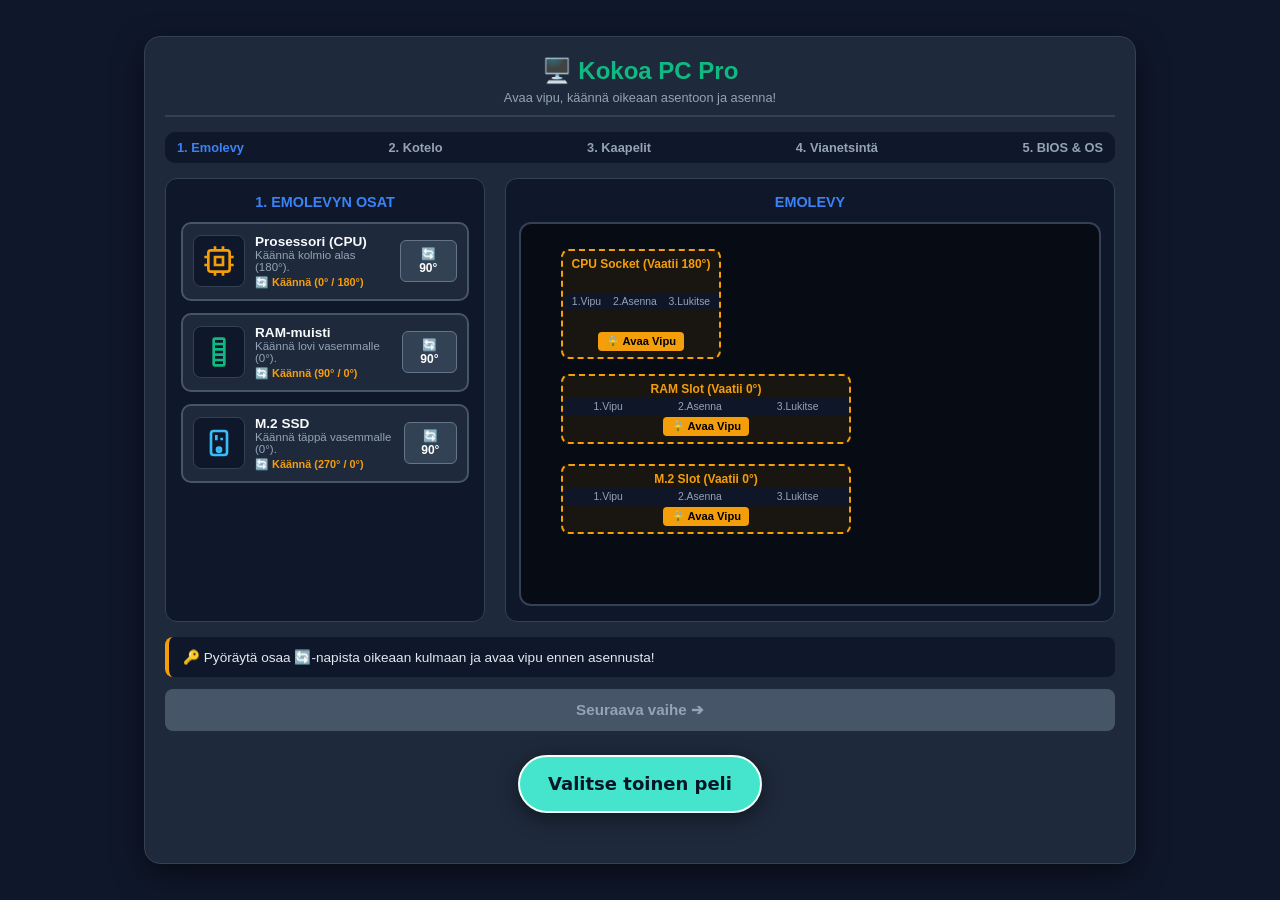
<file: kokoaPcPro.html>
<!DOCTYPE html>
<html lang="fi">
  <head>
    <meta charset="UTF-8" />
    <meta name="viewport" content="width=device-width, initial-scale=1.0" />
    <title>Kokoa PC Pro</title>
    <style>
      :root {
        --bg-dark: #0f172a;
        --card-bg: #1e293b;
        --accent-green: #10b981;
        --accent-blue: #3b82f6;
        --accent-yellow: #f59e0b;
        --accent-red: #ef4444;
        --text-light: #f8fafc;
        --text-dim: #94a3b8;
      }

      body {
        font-family: "Segoe UI", Tahoma, Geneva, Verdana, sans-serif;
        background-color: var(--bg-dark);
        color: var(--text-light);
        margin: 0;
        padding: 15px;
        display: flex;
        justify-content: center;
        align-items: center;
        min-height: 100vh;
        box-sizing: border-box;
        user-select: none;
      }

      .game-container {
        background-color: var(--card-bg);
        border-radius: 16px;
        padding: 20px;
        max-width: 950px;
        width: 100%;
        box-shadow: 0 10px 30px rgba(0, 0, 0, 0.5);
        border: 1px solid #334155;
      }

      header {
        text-align: center;
        border-bottom: 2px solid #334155;
        padding-bottom: 10px;
        margin-bottom: 15px;
      }

      h1 {
        margin: 0 0 5px 0;
        font-size: 1.5rem;
        color: var(--accent-green);
      }

      .step-indicator {
        display: flex;
        justify-content: space-between;
        margin-bottom: 15px;
        background: #0f172a;
        padding: 8px 12px;
        border-radius: 10px;
        font-size: 0.8rem;
        font-weight: bold;
      }

      .step {
        color: var(--text-dim);
      }
      .step.active {
        color: var(--accent-blue);
      }
      .step.done {
        color: var(--accent-green);
      }

      .workspace {
        display: grid;
        grid-template-columns: 320px 1fr;
        gap: 20px;
        min-height: 440px;
      }

      @media (max-width: 768px) {
        .workspace {
          grid-template-columns: 1fr;
        }
      }

      .panel {
        background-color: #0f172a;
        border-radius: 12px;
        padding: 15px;
        border: 1px solid #334155;
        display: flex;
        flex-direction: column;
        align-items: center;
      }

      .panel-title {
        font-size: 0.9rem;
        font-weight: bold;
        color: var(--accent-blue);
        margin-bottom: 12px;
        text-transform: uppercase;
      }

      .parts-container {
        display: flex;
        flex-direction: column;
        gap: 12px;
        width: 100%;
      }

      .draggable-part {
        background-color: #1e293b;
        border: 2px solid #475569;
        border-radius: 10px;
        padding: 10px;
        display: flex;
        align-items: center;
        gap: 10px;
        cursor: grab;
      }

      .draggable-part.installed {
        opacity: 0.25;
        cursor: not-allowed;
        border-color: #334155;
      }

      .part-icon {
        width: 50px;
        height: 50px;
        background: #0f172a;
        border-radius: 8px;
        display: flex;
        justify-content: center;
        align-items: center;
        border: 1px solid #334155;
        flex-shrink: 0;
        transition: transform 0.3s ease;
      }

      .part-info {
        text-align: left;
        flex-grow: 1;
      }
      .part-name {
        font-weight: bold;
        font-size: 0.85rem;
      }
      .part-desc {
        font-size: 0.72rem;
        color: var(--text-dim);
      }

      .align-status {
        font-size: 0.68rem;
        font-weight: bold;
        margin-top: 3px;
      }
      .align-status.ok {
        color: var(--accent-green);
      }
      .align-status.warn {
        color: var(--accent-yellow);
      }

      .btn-rotate {
        background: #334155;
        border: 1px solid #64748b;
        color: #fff;
        padding: 6px 10px;
        border-radius: 6px;
        cursor: pointer;
        font-size: 0.75rem;
        font-weight: bold;
      }

      .board-canvas {
        width: 100%;
        height: 100%;
        background-color: #060b14;
        border-radius: 12px;
        border: 2px solid #334155;
        position: relative;
        display: flex;
        justify-content: center;
        align-items: center;
        min-height: 380px;
      }

      .drop-zone {
        position: absolute;
        border: 2px dashed var(--accent-yellow);
        border-radius: 8px;
        background-color: rgba(245, 158, 11, 0.08);
        display: flex;
        flex-direction: column;
        justify-content: space-between;
        align-items: center;
        padding: 6px;
        box-sizing: border-box;
      }

      .drop-zone.filled {
        border: 2px solid var(--accent-green);
        background-color: rgba(16, 185, 129, 0.12);
      }

      .slot-checklist {
        display: flex;
        gap: 6px;
        font-size: 0.65rem;
        background: rgba(15, 23, 42, 0.9);
        padding: 3px 6px;
        border-radius: 4px;
        width: 100%;
        justify-content: space-around;
      }

      .chk-item {
        color: var(--text-dim);
      }
      .chk-item.done {
        color: var(--accent-green);
        font-weight: bold;
      }

      .btn-lock {
        background: var(--accent-yellow);
        color: #000;
        border: none;
        padding: 3px 8px;
        border-radius: 4px;
        font-size: 0.7rem;
        font-weight: bold;
        cursor: pointer;
      }
      .btn-lock.unlocked {
        background: var(--accent-green);
      }

      .info-box {
        margin-top: 15px;
        background-color: #0f172a;
        padding: 12px 14px;
        border-radius: 8px;
        font-size: 0.85rem;
        color: #e2e8f0;
        border-left: 4px solid var(--accent-yellow);
      }

      .btn-action {
        background-color: var(--accent-green);
        color: #000;
        border: none;
        padding: 12px;
        border-radius: 8px;
        font-weight: bold;
        font-size: 0.95rem;
        cursor: pointer;
        margin-top: 12px;
        width: 100%;
      }
      .btn-action:disabled {
        background-color: #475569;
        color: var(--text-dim);
        cursor: not-allowed;
      }
    </style>
  </head>
  <body>
    <div class="game-container">
      <header>
        <h1>🖥️ Kokoa PC Pro</h1>
        <div style="font-size: 0.8rem; color: var(--text-dim)">
          Avaa vipu, käännä oikeaan asentoon ja asenna!
        </div>
      </header>

      <div class="step-indicator">
        <div class="step active" id="step-1">1. Emolevy</div>
        <div class="step" id="step-2">2. Kotelo</div>
        <div class="step" id="step-3">3. Kaapelit</div>
        <div class="step" id="step-4">4. Vianetsintä</div>
        <div class="step" id="step-5">5. BIOS & OS</div>
      </div>

      <div class="workspace">
        <div class="panel">
          <div class="panel-title" id="parts-title">Osat</div>
          <div class="parts-container" id="parts-list"></div>
        </div>

        <div class="panel">
          <div class="panel-title" id="assembly-title">Asennusalue</div>
          <div class="board-canvas" id="board-canvas"></div>
        </div>
      </div>

      <div class="info-box" id="info-box">
        🔑 Käännä jokainen osa 🔄-napista oikeaan kulmaan ja avaa vipu ennen
        asennusta!
      </div>

      <button class="btn-action" id="next-btn" disabled onclick="nextStage()">
        Seuraava vaihe ➔
      </button>
      <div id="vibe-back-to-games-wrap"><a id="vibe-back-to-games" href="index.html" aria-label="Valitse toinen peli">Valitse toinen peli</a></div>
    </div>

    <script>
      let currentStage = 1;
      let installedParts = [];
      let partRotations = {
        cpu: 0,
        ram: 90,
        ssd: 270,
        mobo: 90,
        psu: 180,
        gpu: 270,
        p24: 90,
        pcpu: 270,
        pgpu: 180,
      };
      let slotStates = {};
      let randomBugComponent = Math.random() < 0.5 ? "cpu" : "ram";

      // Suorat SVG-kuvakkeet selkeinä merkkijonoina
      const icons = {
        cpu: '<svg width="32" height="32" viewBox="0 0 24 24" fill="none" stroke="#f59e0b" stroke-width="2"><rect x="4" y="4" width="16" height="16" rx="2"/><path d="M9 9h6v6H9z"/><path d="M9 1v3M15 1v3M9 20v3M15 20v3M1 9h3M1 15h3M20 9h3M20 15h3"/></svg>',
        ram: '<svg width="32" height="32" viewBox="0 0 24 24" fill="none" stroke="#10b981" stroke-width="2"><rect x="2" y="8" width="20" height="8" rx="1"/><path d="M6 8v8M10 8v8M14 8v8M18 8v8"/></svg>',
        ssd: '<svg width="32" height="32" viewBox="0 0 24 24" fill="none" stroke="#38bdf8" stroke-width="2"><rect x="3" y="6" width="18" height="12" rx="2"/><circle cx="7" cy="12" r="1.5" fill="#ef4444"/><path d="M14 10h4M14 14h2"/></svg>',
        mobo: '<svg width="32" height="32" viewBox="0 0 24 24" fill="none" stroke="#34d399" stroke-width="2"><rect x="2" y="2" width="20" height="20" rx="2"/><path d="M6 6h4v4H6zM14 6h4v4h-4zM6 14h12v4H6z"/></svg>',
        psu: '<svg width="32" height="32" viewBox="0 0 24 24" fill="none" stroke="#f59e0b" stroke-width="2"><rect x="2" y="4" width="20" height="16" rx="2"/><circle cx="12" cy="12" r="4"/><path d="M6 8h2M16 8h2"/></svg>',
        gpu: '<svg width="32" height="32" viewBox="0 0 24 24" fill="none" stroke="#818cf8" stroke-width="2"><rect x="2" y="6" width="20" height="12" rx="2"/><circle cx="8" cy="12" r="3"/><circle cx="16" cy="12" r="3"/></svg>',
        p24: '<svg width="32" height="32" viewBox="0 0 24 24" fill="none" stroke="#f59e0b" stroke-width="2"><path d="M4 6h16M4 12h16M4 18h16"/><rect x="16" y="4" width="4" height="16" rx="1" fill="#1e293b"/></svg>',
        pcpu: '<svg width="32" height="32" viewBox="0 0 24 24" fill="none" stroke="#ef4444" stroke-width="2"><path d="M6 4l12 16M18 4L6 20"/></svg>',
        pgpu: '<svg width="32" height="32" viewBox="0 0 24 24" fill="none" stroke="#3b82f6" stroke-width="2"><path d="M4 12h16M12 4l8 8-8 8"/></svg>',
      };

      const partsData = {
        cpu: {
          name: "Prosessori (CPU)",
          reqRot: 180,
          desc: "Käännä kolmio alas (180°).",
        },
        ram: {
          name: "RAM-muisti",
          reqRot: 0,
          desc: "Käännä lovi vasemmalle (0°).",
        },
        ssd: {
          name: "M.2 SSD",
          reqRot: 0,
          desc: "Käännä täppä vasemmalle (0°).",
        },
        mobo: {
          name: "Koottu Emolevy",
          reqRot: 0,
          desc: "Aseta koteloon (0°).",
        },
        psu: {
          name: "Virtalähde (PSU)",
          reqRot: 0,
          desc: "Tuuletin alaspäin (0°).",
        },
        gpu: {
          name: "Näytönohjain (GPU)",
          reqRot: 0,
          desc: "PCIe-paikkaan (0°).",
        },
        p24: {
          name: "24-pin ATX Virta",
          reqRot: 0,
          desc: "Lukituskynsi oikein (0°).",
        },
        pcpu: {
          name: "8-pin CPU Virta",
          reqRot: 0,
          desc: "Prosessorin virta (0°).",
        },
        pgpu: {
          name: "PCIe Virta",
          reqRot: 0,
          desc: "Näytönohjaimen virta (0°).",
        },
      };

      const stages = {
        1: {
          titleParts: "1. Emolevyn Osat",
          titleBoard: "Emolevy",
          info: "🔑 Pyöräytä osaa 🔄-napista oikeaan kulmaan ja avaa vipu ennen asennusta!",
          parts: ["cpu", "ram", "ssd"],
          slots: [
            {
              id: "slot-cpu",
              accepts: "cpu",
              label: "CPU Socket (Vaatii 180°)",
              x: 40,
              y: 25,
              w: 160,
              h: 110,
            },
            {
              id: "slot-ram",
              accepts: "ram",
              label: "RAM Slot (Vaatii 0°)",
              x: 40,
              y: 150,
              w: 290,
              h: 70,
            },
            {
              id: "slot-ssd",
              accepts: "ssd",
              label: "M.2 Slot (Vaatii 0°)",
              x: 40,
              y: 240,
              w: 290,
              h: 70,
            },
          ],
        },
        2: {
          titleParts: "2. Kotelon Osat",
          titleBoard: "PC-Kotelo",
          info: "🔑 Käännä emolevy, virtalähde ja näytönohjain oikeaan asentoon (0°) ennen pudotusta!",
          parts: ["mobo", "psu", "gpu"],
          slots: [
            {
              id: "slot-mobo",
              accepts: "mobo",
              label: "Emolevypaikka (Vaatii 0°)",
              x: 30,
              y: 30,
              w: 220,
              h: 180,
            },
            {
              id: "slot-gpu",
              accepts: "gpu",
              label: "GPU Slot (Vaatii 0°)",
              x: 260,
              y: 30,
              w: 110,
              h: 180,
            },
            {
              id: "slot-psu",
              accepts: "psu",
              label: "PSU Bay (Vaatii 0°)",
              x: 30,
              y: 240,
              w: 340,
              h: 70,
            },
          ],
        },
        3: {
          titleParts: "3. Virtakaapelit",
          titleBoard: "Kaapelointi",
          info: "🔑 Pyöräytä kaapelit oikeaan kulmaan (0°), avaa kiinnikkeet ja naksauta johdot kiinni!",
          parts: ["p24", "pcpu", "pgpu"],
          slots: [
            {
              id: "slot-p24",
              accepts: "p24",
              label: "24-pin ATX Virta (Vaatii 0°)",
              x: 40,
              y: 30,
              w: 320,
              h: 70,
            },
            {
              id: "slot-pcpu",
              accepts: "pcpu",
              label: "CPU Lisävirta (Vaatii 0°)",
              x: 40,
              y: 120,
              w: 320,
              h: 70,
            },
            {
              id: "slot-pgpu",
              accepts: "pgpu",
              label: "GPU Lisävirta (Vaatii 0°)",
              x: 40,
              y: 210,
              w: 320,
              h: 70,
            },
          ],
        },
      };

      function rotatePart(pId) {
        partRotations[pId] = (partRotations[pId] + 90) % 360;
        const iconEl = document.querySelector("#icon-" + pId);
        if (iconEl)
          iconEl.style.transform = "rotate(" + partRotations[pId] + "deg)";

        const statusEl = document.getElementById("status-" + pId);
        const p = partsData[pId];
        if (statusEl) {
          if (partRotations[pId] === p.reqRot) {
            statusEl.className = "align-status ok";
            statusEl.innerText = "✅ Suunta OK (" + partRotations[pId] + "°)";
          } else {
            statusEl.className = "align-status warn";
            statusEl.innerText =
              "🔄 Käännä (" + partRotations[pId] + "° / " + p.reqRot + "°)";
          }
        }
      }

      function toggleLock(slotId) {
        const s = slotStates[slotId];
        if (!s) return;
        if (!s.fitted) s.unlocked = !s.unlocked;
        else s.locked = !s.locked;
        updateSlotUI(slotId);
      }

      function updateSlotUI(slotId) {
        const s = slotStates[slotId];
        const btn = document.getElementById("btn-" + slotId);
        const u = document.getElementById("u-" + slotId);
        const f = document.getElementById("f-" + slotId);
        const l = document.getElementById("l-" + slotId);

        if (u) u.className = "chk-item " + (s.unlocked ? "done" : "");
        if (f) f.className = "chk-item " + (s.fitted ? "done" : "");
        if (l) l.className = "chk-item " + (s.locked ? "done" : "");

        if (btn) {
          if (!s.fitted) {
            btn.innerText = s.unlocked ? "🔓 Vipu Auki" : "🔒 Avaa Vipu";
            btn.className = "btn-lock " + (s.unlocked ? "unlocked" : "");
          } else {
            btn.innerText = s.locked ? "🔒 Lukittu" : "⚠️ Sulje Vipu";
            btn.className = "btn-lock " + (s.locked ? "" : "unlocked");
          }
        }
      }

      function renderStage() {
        installedParts = [];
        document.getElementById("next-btn").disabled = true;

        for (let i = 1; i <= 5; i++) {
          const el = document.getElementById("step-" + i);
          el.className = "step";
          if (i < currentStage) el.className += " done";
          if (i === currentStage) el.className += " active";
        }

        if (currentStage <= 3) {
          const stage = stages[currentStage];
          document.getElementById("parts-title").innerText = stage.titleParts;
          document.getElementById("assembly-title").innerText =
            stage.titleBoard;
          document.getElementById("info-box").innerText = stage.info;

          const partsList = document.getElementById("parts-list");
          partsList.innerHTML = "";
          stage.parts.forEach((pId) => {
            const p = partsData[pId];
            const card = document.createElement("div");
            card.className = "draggable-part";
            card.id = "part-" + pId;
            card.draggable = true;
            card.ondragstart = (e) => e.dataTransfer.setData("text/plain", pId);

            const currentRot = partRotations[pId];
            const isOk = currentRot === p.reqRot;

            card.innerHTML = `
                    <div class="part-icon" id="icon-${pId}">${icons[pId]}</div>
                    <div class="part-info">
                        <div class="part-name">${p.name}</div>
                        <div class="part-desc">${p.desc}</div>
                        <div class="align-status ${
                          isOk ? "ok" : "warn"
                        }" id="status-${pId}">
                            ${
                              isOk
                                ? "✅ Suunta OK (" + currentRot + "°)"
                                : "🔄 Käännä (" +
                                  currentRot +
                                  "° / " +
                                  p.reqRot +
                                  "°)"
                            }
                        </div>
                    </div>
                    <button class="btn-rotate" onclick="rotatePart('${pId}')">🔄 90°</button>
                `;
            partsList.appendChild(card);

            const iconEl = card.querySelector(".part-icon");
            if (iconEl)
              iconEl.style.transform = "rotate(" + currentRot + "deg)";
          });

          const canvas = document.getElementById("board-canvas");
          canvas.innerHTML = "";

          stage.slots.forEach((slot) => {
            slotStates[slot.id] = {
              unlocked: false,
              fitted: false,
              locked: false,
            };
            const zone = document.createElement("div");
            zone.className = "drop-zone";
            zone.id = slot.id;
            zone.style.left = slot.x + "px";
            zone.style.top = slot.y + "px";
            zone.style.width = slot.w + "px";
            zone.style.height = slot.h + "px";

            zone.innerHTML = `
                    <div style="font-size:0.75rem; font-weight:bold; color:var(--accent-yellow);" id="lbl-${slot.id}">${slot.label}</div>
                    <div class="slot-checklist">
                        <span class="chk-item" id="u-${slot.id}">1.Vipu</span>
                        <span class="chk-item" id="f-${slot.id}">2.Asenna</span>
                        <span class="chk-item" id="l-${slot.id}">3.Lukitse</span>
                    </div>
                    <button class="btn-lock" id="btn-${slot.id}" onclick="toggleLock('${slot.id}')">🔒 Avaa Vipu</button>
                `;

            zone.ondragover = (e) => e.preventDefault();
            zone.ondrop = (e) => {
              e.preventDefault();
              const pId = e.dataTransfer.getData("text/plain");
              if (pId === slot.accepts) installPart(pId, slot.id);
              else alert("❌ Väärä paikka!");
            };
            canvas.appendChild(zone);
          });
        } else if (currentStage === 4) {
          renderTroubleshoot();
        } else {
          renderBios();
        }
      }

      function installPart(pId, slotId) {
        const p = partsData[pId];
        const s = slotStates[slotId];

        if (!s.unlocked) {
          alert(
            "⚠️ Kanta/liitin on lukittu! Avaa vipu tai kynsi ensin napista."
          );
          return;
        }

        if (partRotations[pId] !== p.reqRot) {
          alert(
            "⚠️ VÄÄRÄ KULMA! Osa on asennossa " +
              partRotations[pId] +
              "°, mutta se pitää kääntää 🔄-napista kulmaan " +
              p.reqRot +
              "° ennen kuin se sopii paikalleen!"
          );
          return;
        }

        s.fitted = true;
        s.locked = true;
        updateSlotUI(slotId);

        const z = document.getElementById(slotId);
        z.classList.add("filled");
        document.getElementById("lbl-" + slotId).innerText =
          "💥 KLIK! " + p.name;

        const card = document.getElementById("part-" + pId);
        if (card) {
          card.classList.add("installed");
          card.draggable = false;
        }

        if (!installedParts.includes(pId)) installedParts.push(pId);
        if (installedParts.length === stages[currentStage].parts.length) {
          document.getElementById("next-btn").disabled = false;
          document.getElementById("info-box").innerText =
            "🎉 Kaikki osat käännetty ja asennettu oikeaoppisesti! Jatka eteenpäin.";
        }
      }

      function renderTroubleshoot() {
        document.getElementById("parts-title").innerText = "Vianetsintä";
        document.getElementById("assembly-title").innerText = "Testaus (POST)";
        document.getElementById("info-box").innerText =
          "⚠️ VIRHE! Kone ei käynnisty. Etsi emolevyltä löysällä oleva komponentti (" +
          randomBugComponent.toUpperCase() +
          ")!";

        document.getElementById("parts-list").innerHTML = `
            <div style="color:var(--accent-red); font-weight:bold; font-size:0.85rem;">
                ❌ POST Fault: ${randomBugComponent.toUpperCase()} Error!
            </div>
        `;

        const canvas = document.getElementById("board-canvas");
        canvas.innerHTML = `
            <div style="position:relative; width:100%; height:100%; background:#064e3b; display:flex; justify-content:center; align-items:center;">
                <div onclick="fixBug('cpu')" style="position:absolute; top:40px; left:100px; width:90px; height:90px; border:3px dashed ${
                  randomBugComponent === "cpu" ? "red" : "transparent"
                }; cursor:pointer; display:flex; align-items:center; justify-content:center; background:rgba(0,0,0,0.4);">CPU</div>
                <div onclick="fixBug('ram')" style="position:absolute; top:160px; left:60px; width:260px; height:50px; border:3px dashed ${
                  randomBugComponent === "ram" ? "red" : "transparent"
                }; cursor:pointer; display:flex; align-items:center; justify-content:center; background:rgba(0,0,0,0.4);">RAM</div>
            </div>
        `;
      }

      function fixBug(p) {
        if (p === randomBugComponent) {
          alert(
            "✅ Hienoa! Huomasit, että " +
              p.toUpperCase() +
              " oli löysällä, ja naksautit sen kiinni!"
          );
          document.getElementById("next-btn").disabled = false;
          document.getElementById("info-box").innerText =
            "🎉 Vika korjattu! Jatka BIOS-asennukseen.";
        } else {
          alert("❌ Tämä osa on kunnossa!");
        }
      }

      function renderBios() {
        document.getElementById("parts-title").innerText = "Asennusmedia";
        document.getElementById("assembly-title").innerText = "BIOS & OS";
        document.getElementById("info-box").innerText =
          "1. Valitse USB-tikku. 2. Muuta boot-järjestys. 3. Asenna käyttöjärjestelmä.";

        document.getElementById("parts-list").innerHTML = `
            <div class="draggable-part" id="part-usb" draggable="true" ondragstart="event.dataTransfer.setData('text/plain', 'usb')">
                <div class="part-icon">${icons.usb || "💾"}</div>
                <div class="part-info">
                    <div class="part-name">Windows USB-Tikku</div>
                    <div class="part-desc">Asennusmedia</div>
                </div>
            </div>
        `;

        const canvas = document.getElementById("board-canvas");
        canvas.innerHTML = `
            <div class="screen-sim" id="screen" style="width:100%; height:100%; background:#050505; border-radius:8px; padding:15px; font-family:monospace; color:#00ff00; box-sizing:border-box; display:flex; flex-direction:column; justify-content:space-between;">
                <div>
                    <div style="color:var(--accent-yellow); font-weight:bold;">--- UEFI BIOS UTILITY ---</div>
                    <div style="font-size:0.75rem; color:#94a3b8; margin:5px 0;">Vedä ja pudota USB-tikku tähän alueeseen:</div>
                    <div id="usb-drop-target" style="border:2px dashed var(--accent-blue); padding:15px; text-align:center; border-radius:6px; background:rgba(59,130,246,0.1); cursor:pointer;" ondragover="event.preventDefault()" ondrop="dropUsb(event)">
                        📥 Pudota USB-tikku tähän
                    </div>
                    <div class="bios-item" id="b-btn" style="display:none; background:#1e293b; padding:8px; border-radius:4px; margin-top:10px; cursor:pointer;" onclick="setBoot()">👉 Boot 1: USB Flash Drive</div>
                </div>
                <button class="btn-action" id="os-install-btn" style="display:none;" onclick="installOS()">💾 Käynnistä Windowsin asennus (F10)</button>
            </div>
        `;
      }

      function dropUsb(e) {
        e.preventDefault();
        const data = e.dataTransfer.getData("text/plain");
        if (data === "usb") {
          const target = document.getElementById("usb-drop-target");
          target.style.borderColor = "var(--accent-green)";
          target.style.background = "rgba(16,185,129,0.15)";
          target.innerHTML = "✅ USB-Tikku kytketty porttiin!";
          document.getElementById("b-btn").style.display = "block";
          document.getElementById("part-usb").style.opacity = "0.25";
          document.getElementById("part-usb").draggable = false;
        }
      }

      let bootSet = false;
      function setBoot() {
        bootSet = true;
        document.getElementById("b-btn").style.borderColor =
          "var(--accent-green)";
        document.getElementById("b-btn").innerText =
          "✅ Boot 1: USB (Asetettu)";
        document.getElementById("os-install-btn").style.display = "block";
      }

      function installOS() {
        if (!bootSet) {
          alert("⚠️ Aseta ensin USB-tikku ensimmäiseksi boot-laitteeksi!");
          return;
        }
        document.getElementById("screen").innerHTML = `
            <div style="display:flex; flex-direction:column; justify-content:center; align-items:center; height:100%; text-align:center;">
                <div style="color:var(--accent-green); font-size:1.3rem; font-weight:bold;">🎉 ONNITTELUT!</div>
                <div style="font-size:0.85rem; color:#fff; margin-top:10px;">Tietokone koottu, kohdistettu, lukittu, vika korjattu ja Windows asennettu! 🚀</div>
                <button class="btn-action" style="width:auto; margin-top:15px; padding:8px 16px;" onclick="location.reload()">🔄 Pelaa uudelleen</button>
            </div>
        `;
        document.getElementById("parts-title").innerText = "Valmis!";
        document.getElementById("assembly-title").innerText =
          "Järjestelmä toimii";
        document.getElementById(
          "parts-list"
        ).innerHTML = `<div style="color:var(--accent-green); font-weight:bold;">🏆 Peli läpäisty!</div>`;
        document.getElementById("info-box").innerHTML =
          "🏆 Läpäisit koko tietokoneen rakennus- ja vianetsintäpelin onnistuneesti!";
      }

      function nextStage() {
        if (currentStage < 5) {
          currentStage++;
          renderStage();
        }
      }

      window.onload = function () {
        renderStage();
      };
    </script>
  
<!-- Vibe-pelit: yhteinen paluupainike ja käyttämättömyysohjaus -->
<style id="vibe-navigation-style">
  #vibe-back-to-games-wrap { width:100%; max-width:100%; box-sizing:border-box; display:flex; justify-content:center; align-items:center; margin:24px auto 30px; padding:0 16px; grid-column:1 / -1; flex-shrink:0; }
  #vibe-back-to-games { display:inline-flex!important; align-items:center!important; justify-content:center!important; box-sizing:border-box!important; background:#44e5cc!important; color:#071627!important; border:2px solid #f2fffd!important; border-radius:999px!important; padding:16px 28px!important; font:800 18px/1.25 system-ui,Arial,sans-serif!important; text-decoration:none!important; box-shadow:0 5px 22px #0007!important; max-width:100%!important; min-height:56px!important; cursor:pointer!important; text-align:center!important; }
  #vibe-back-to-games:hover,#vibe-back-to-games:focus-visible {background:#a5fff0!important;outline:3px solid #ffffff!important;outline-offset:2px!important;}
  @media(max-width:420px){#vibe-back-to-games {font-size:17px!important;padding:15px 22px!important;}}
</style>

<script id="vibe-idle-navigation">
(function () {
  'use strict';
  const IDLE_AFTER_MS = 60 * 1000; // Muuta aikaa tästä (millisekuntia).
  let lastActivity = Date.now();
  let timeoutId;
  function goToGames() { window.location.replace('index.html'); }
  function resetIdleCountdown() {
    lastActivity = Date.now();
    window.clearTimeout(timeoutId);
    timeoutId = window.setTimeout(goToGames, IDLE_AFTER_MS);
  }
  ['pointerdown', 'pointermove', 'keydown', 'touchstart', 'wheel'].forEach(function(type) {
    document.addEventListener(type, resetIdleCountdown, {passive:true, capture:true});
  });
  // Tarkistetaan aika myös, kun selain palautuu taustalta.
  document.addEventListener('visibilitychange', function() {
    if (!document.hidden && Date.now() - lastActivity >= IDLE_AFTER_MS) goToGames();
  });
  resetIdleCountdown();
})();
</script>
</body>
</html>
</file>
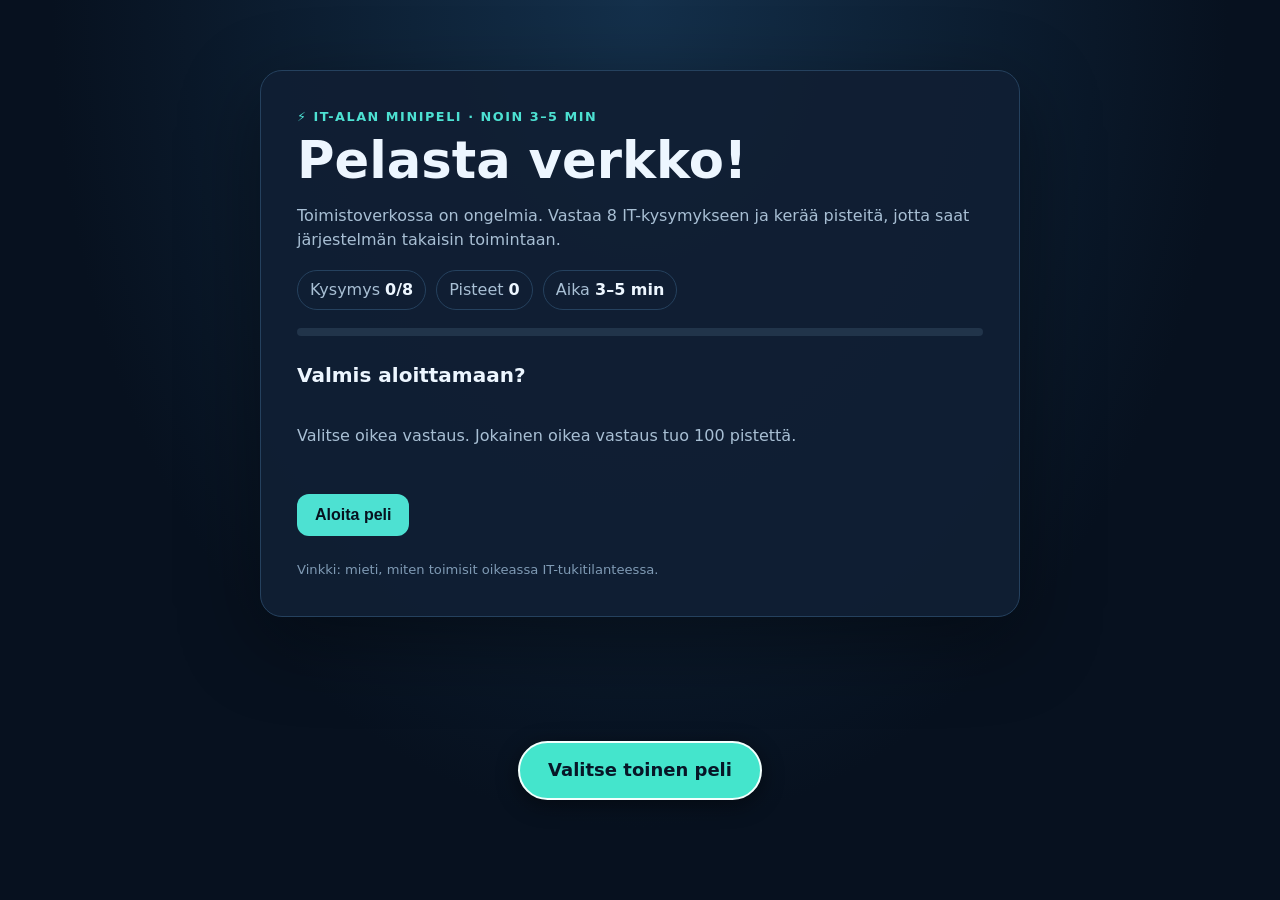
<file: pelasta_verkko.html>
<!doctype html>
<html lang="fi">
<head>
<meta charset="utf-8">
<meta name="viewport" content="width=device-width, initial-scale=1">
<title>IT-pikapeli: Pelasta verkko!</title>
<style>
:root{--bg:#07111f;--panel:#101f33;--line:#25415e;--cyan:#4de1d2;--yellow:#ffd166;--text:#edf6ff;--muted:#a8bfd4;--red:#ff7272;--green:#69e6a6}
*{box-sizing:border-box}body{margin:0;min-height:100vh;background:radial-gradient(ellipse at top,#14304b,#07111f 65%);color:var(--text);font:16px/1.5 system-ui,-apple-system,Segoe UI,sans-serif;display:grid;place-items:center;padding:20px}
main{width:min(760px,100%);background:rgba(16,31,51,.96);border:1px solid var(--line);border-radius:22px;padding:clamp(20px,4vw,36px);box-shadow:0 24px 80px #0006}
.kicker{color:var(--cyan);font-weight:800;letter-spacing:.12em;text-transform:uppercase;font-size:.8rem}
h1{font-size:clamp(2rem,5vw,3.2rem);line-height:1.05;margin:.5rem 0 1rem}p{color:var(--muted)}.stats{display:flex;gap:10px;flex-wrap:wrap;margin:18px 0}.pill{border:1px solid var(--line);padding:7px 12px;border-radius:999px;color:var(--muted)}.pill strong{color:var(--text)}
.progress{height:8px;background:#21344a;border-radius:99px;overflow:hidden;margin:18px 0 24px}.bar{height:100%;width:0;background:linear-gradient(90deg,var(--cyan),#77a9ff);transition:width .25s}
.question{font-size:1.25rem;color:var(--text);font-weight:750;margin:8px 0 18px}.answers{display:grid;gap:10px}.answer{width:100%;text-align:left;background:#132940;color:var(--text);border:1px solid #31506d;border-radius:12px;padding:14px 16px;font:inherit;cursor:pointer;transition:.15s}.answer:hover:not(:disabled){border-color:var(--cyan);transform:translateY(-1px)}.answer:disabled{cursor:default}.answer.correct{border-color:var(--green);background:#123a34}.answer.wrong{border-color:var(--red);background:#41232e}.feedback{min-height:54px;margin:16px 0;color:var(--muted)}.feedback strong{color:var(--text)}button.primary{background:var(--cyan);color:#07111f;border:0;border-radius:12px;padding:12px 18px;font-weight:850;font-size:1rem;cursor:pointer}.primary:focus,.answer:focus{outline:3px solid #fff8;outline-offset:2px}.hidden{display:none}.end-score{font-size:3rem;font-weight:900;color:var(--cyan);margin:8px 0}.footer{font-size:.82rem;color:#7f9ab4;margin-top:24px}
</style>
</head>
<body>
<main>
  <div class="kicker">⚡ IT-alan minipeli · noin 3–5 min</div>
  <h1>Pelasta verkko!</h1>
  <p>Toimistoverkossa on ongelmia. Vastaa 8 IT-kysymykseen ja kerää pisteitä, jotta saat järjestelmän takaisin toimintaan.</p>
  <div class="stats"><div class="pill">Kysymys <strong id="counter">0/8</strong></div><div class="pill">Pisteet <strong id="score">0</strong></div><div class="pill">Aika <strong>3–5 min</strong></div></div>
  <div class="progress"><div class="bar" id="bar"></div></div>
  <section id="game">
    <div class="question" id="question">Valmis aloittamaan?</div>
    <div class="answers" id="answers"></div>
    <div class="feedback" id="feedback">Valitse oikea vastaus. Jokainen oikea vastaus tuo 100 pistettä.</div>
    <button class="primary" id="start">Aloita peli</button>
    <button class="primary hidden" id="next">Seuraava kysymys →</button>
  </section>
  <section id="results" class="hidden">
    <div class="kicker">Tehtävä suoritettu</div>
    <h2>Verkko on taas toiminnassa!</h2>
    <div class="end-score" id="finalScore">0 / 800</div>
    <p id="resultText"></p>
    <button class="primary" id="restart">Pelaa uudelleen</button>
  </section>
  <div class="footer">Vinkki: mieti, miten toimisit oikeassa IT-tukitilanteessa.</div>
</main>
<script>
const qs=[
 {q:"Tietokone ei saa yhteyttä internetiin. Mitä kannattaa tarkistaa ensin?",a:["Poista kaikki tiedostot","Tarkista Wi-Fi tai verkkokaapeli","Vaihda näytön taustakuva"],c:1,e:"Yhteys kannattaa ensin tarkistaa: Wi-Fi voi olla pois päältä tai kaapeli irti."},
 {q:"Mikä on vahva salasana?",a:["12345678","omaetunimi","Pitkä, yksilöllinen salasana, jossa on eri merkkejä"],c:2,e:"Pitkä ja jokaisessa palvelussa eri salasana parantaa turvallisuutta. Salasananhallinta auttaa."},
 {q:"Saat sähköpostin, jossa pyydetään kiireesti kirjautumaan tuntemattomasta linkistä. Mitä teet?",a:["En avaa linkkiä, vaan tarkistan lähettäjän ja palvelun virallisen osoitteen","Klikkaan heti","Lähetän salasanani vastauksena"],c:0,e:"Viesti voi olla tietojenkalastelua. Tarkista lähettäjä ja siirry palveluun itse virallisen sivun kautta."},
 {q:"Mikä laite jakaa verkkoyhteyttä kodin tai toimiston laitteille?",a:["Tulostin","Reititin","Mikrofoni"],c:1,e:"Reititin ohjaa liikennettä verkon ja internetin välillä."},
 {q:"Miksi ohjelmistopäivitykset ovat tärkeitä?",a:["Ne vain muuttavat kuvakkeita","Ne poistavat aina kaikki tiedostot","Ne korjaavat virheitä ja tietoturva-aukkoja"],c:2,e:"Päivitykset voivat korjata haavoittuvuuksia ja parantaa toimintaa."},
 {q:"Työkaveri ei pääse kirjautumaan. Mikä on hyvä ensimmäinen tukikysymys?",a:["Mikä virheilmoitus näkyy ja milloin ongelma alkoi?","Miksi et osaa käyttää konetta?","Voitko ostaa uuden tietokoneen heti?"],c:0,e:"Tarkat kysymykset auttavat rajaamaan ongelmaa ilman turhia muutoksia."},
 {q:"Mihin USB-hubia käytetään?",a:["Internetin nopeuden mittaamiseen","Useamman USB-laitteen liittämiseen yhteen USB-porttiin","Tietokoneen jäähdyttämiseen"],c:1,e:"USB-hub lisää käytettävissä olevien USB-porttien määrää."},
 {q:"Mitä kannattaa tehdä tärkeistä tiedostoista?",a:["Tallentaa ainoa kopio työpöydälle","Poistaa ne joka viikko","Tehdä varmuuskopiot turvalliseen paikkaan"],c:2,e:"Varmuuskopiot auttavat palauttamaan tiedot esimerkiksi laitteen rikkoutuessa."}
];
let idx=0,score=0,locked=false;
const $=id=>document.getElementById(id);
function start(){idx=0;score=0;locked=false;$("score").textContent=score;$("results").classList.add("hidden");$("game").classList.remove("hidden");$("start").classList.add("hidden");$("next").classList.add("hidden");render()}
function render(){locked=false;const x=qs[idx];$("counter").textContent=`${idx+1}/${qs.length}`;$("bar").style.width=`${idx/qs.length*100}%`;$("question").textContent=x.q;$("feedback").textContent="Valitse paras vastaus.";const box=$("answers");box.innerHTML="";x.a.forEach((a,i)=>{const b=document.createElement("button");b.className="answer";b.textContent=String.fromCharCode(65+i)+". "+a;b.onclick=()=>choose(i,b);box.appendChild(b)});$("next").classList.add("hidden")}
function choose(i,btn){if(locked)return;locked=true;const x=qs[idx];[...$("answers").children].forEach((b,j)=>{b.disabled=true;if(j===x.c)b.classList.add("correct")});if(i===x.c){score+=100;$("score").textContent=score;$("feedback").innerHTML="✅ <strong>Oikein!</strong> "+x.e}else{btn.classList.add("wrong");$("feedback").innerHTML="❌ <strong>Ei aivan.</strong> "+x.e}$("next").textContent=idx===qs.length-1?"Näytä tulos →":"Seuraava kysymys →";$("next").classList.remove("hidden");$("bar").style.width=`${(idx+1)/qs.length*100}%`}
function next(){idx++;if(idx<qs.length)render();else finish()}
function finish(){$("game").classList.add("hidden");$("results").classList.remove("hidden");$("finalScore").textContent=`${score} / 800`;let t=score===800?"Täydellistä! Olet verkon pelastaja.":score>=500?"Hyvää työtä! IT-perustaidot ovat hyvin hallussa.":"Hyvä yritys! Pelaa uudelleen ja kertaa oikeat vastaukset."; $("resultText").textContent=t;$("counter").textContent="8/8";$("bar").style.width="100%"}
$("start").onclick=start;$("next").onclick=next;$("restart").onclick=start;
</script>

<!-- Vibe-pelit: yhteinen paluupainike ja käyttämättömyysohjaus -->
<style id="vibe-navigation-style">
  #vibe-back-to-games-wrap { width:100%; max-width:100%; box-sizing:border-box; display:flex; justify-content:center; align-items:center; margin:24px auto 30px; padding:0 16px; grid-column:1 / -1; flex-shrink:0; }
  #vibe-back-to-games { display:inline-flex!important; align-items:center!important; justify-content:center!important; box-sizing:border-box!important; background:#44e5cc!important; color:#071627!important; border:2px solid #f2fffd!important; border-radius:999px!important; padding:16px 28px!important; font:800 18px/1.25 system-ui,Arial,sans-serif!important; text-decoration:none!important; box-shadow:0 5px 22px #0007!important; max-width:100%!important; min-height:56px!important; cursor:pointer!important; text-align:center!important; }
  #vibe-back-to-games:hover,#vibe-back-to-games:focus-visible {background:#a5fff0!important;outline:3px solid #ffffff!important;outline-offset:2px!important;}
  @media(max-width:420px){#vibe-back-to-games {font-size:17px!important;padding:15px 22px!important;}}
</style>
<div id="vibe-back-to-games-wrap"><a id="vibe-back-to-games" href="index.html" aria-label="Valitse toinen peli">Valitse toinen peli</a></div>
<script id="vibe-idle-navigation">
(function () {
  'use strict';
  const IDLE_AFTER_MS = 60 * 1000; // Muuta aikaa tästä (millisekuntia).
  let lastActivity = Date.now();
  let timeoutId;
  function goToGames() { window.location.replace('index.html'); }
  function resetIdleCountdown() {
    lastActivity = Date.now();
    window.clearTimeout(timeoutId);
    timeoutId = window.setTimeout(goToGames, IDLE_AFTER_MS);
  }
  ['pointerdown', 'pointermove', 'keydown', 'touchstart', 'wheel'].forEach(function(type) {
    document.addEventListener(type, resetIdleCountdown, {passive:true, capture:true});
  });
  // Tarkistetaan aika myös, kun selain palautuu taustalta.
  document.addEventListener('visibilitychange', function() {
    if (!document.hidden && Date.now() - lastActivity >= IDLE_AFTER_MS) goToGames();
  });
  resetIdleCountdown();
})();
</script>
</body>
</html>
</file>
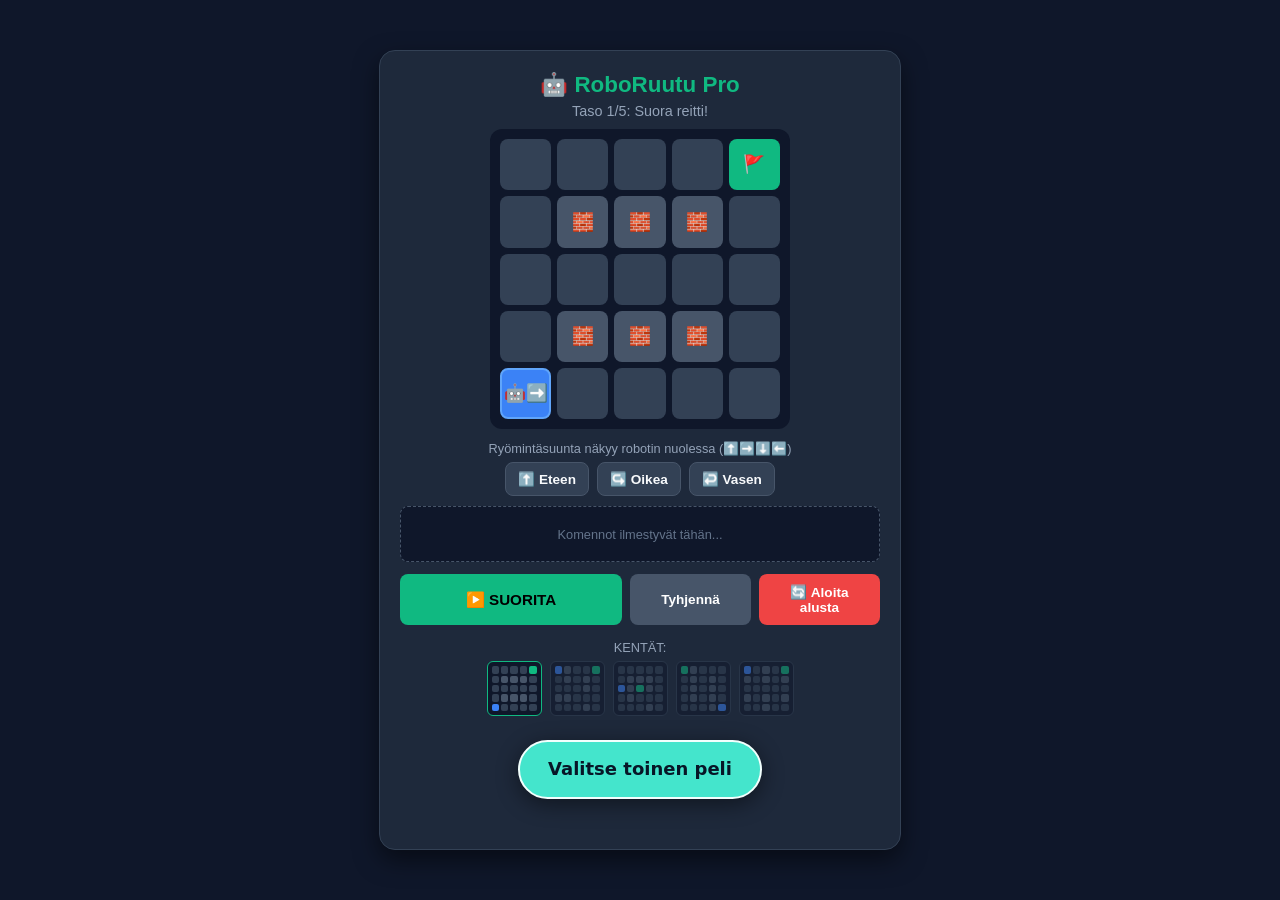
<file: robo_ruutuun.html>
<!DOCTYPE html>
<html lang="fi">
  <head>
    <meta charset="UTF-8" />
    <meta name="viewport" content="width=device-width, initial-scale=1.0" />
    <title>RoboRuutu Pro</title>
    <style>
      :root {
        --bg-color: #0f172a;
        --card-bg: #1e293b;
        --accent-green: #10b981;
        --accent-blue: #3b82f6;
        --accent-red: #ef4444;
        --accent-yellow: #f59e0b;
        --text-light: #f8fafc;
      }

      body {
        font-family: "Segoe UI", Tahoma, Geneva, Verdana, sans-serif;
        background-color: var(--bg-color);
        color: var(--text-light);
        margin: 0;
        padding: 15px;
        display: flex;
        justify-content: center;
        align-items: center;
        min-height: 100vh;
        box-sizing: border-box;
      }

      .game-container {
        background-color: var(--card-bg);
        border-radius: 16px;
        padding: 20px;
        max-width: 480px;
        width: 100%;
        box-shadow: 0 10px 25px rgba(0, 0, 0, 0.5);
        border: 1px solid #334155;
        text-align: center;
      }

      h1 {
        margin: 0 0 5px 0;
        font-size: 1.4rem;
        color: var(--accent-green);
      }

      .info-bar {
        font-size: 0.9rem;
        color: #94a3b8;
        margin-bottom: 10px;
        font-weight: 500;
      }

      .demo-badge {
        display: none;
        background-color: var(--accent-yellow);
        color: #000;
        font-weight: bold;
        font-size: 0.8rem;
        padding: 4px 10px;
        border-radius: 12px;
        margin-bottom: 10px;
      }

      /* PELIKENTTÄ */
      .grid {
        display: grid;
        grid-template-columns: repeat(5, 1fr);
        gap: 6px;
        background-color: #0f172a;
        padding: 10px;
        border-radius: 12px;
        margin: 0 auto 12px auto;
        max-width: 280px;
      }

      .cell {
        aspect-ratio: 1;
        background-color: #334155;
        border-radius: 8px;
        display: flex;
        justify-content: center;
        align-items: center;
        font-size: 1.1rem;
        font-weight: bold;
      }

      .cell.robot {
        background-color: var(--accent-blue);
        border: 2px solid #60a5fa;
      }
      .cell.goal {
        background-color: var(--accent-green);
      }
      .cell.wall {
        background-color: #475569;
      }

      .controls {
        display: flex;
        justify-content: center;
        gap: 8px;
        margin-bottom: 10px;
        flex-wrap: wrap;
      }

      .btn-cmd {
        background-color: #334155;
        color: var(--text-light);
        border: 1px solid #475569;
        padding: 8px 12px;
        border-radius: 8px;
        font-size: 0.85rem;
        cursor: pointer;
        font-weight: bold;
      }

      .btn-cmd:hover {
        background-color: #475569;
      }

      .program-box {
        background-color: #0f172a;
        padding: 8px;
        border-radius: 8px;
        min-height: 38px;
        display: flex;
        align-items: center;
        justify-content: center;
        gap: 6px;
        flex-wrap: wrap;
        margin-bottom: 12px;
        border: 1px dashed #475569;
      }

      .cmd-tag {
        background-color: var(--accent-blue);
        color: #fff;
        padding: 3px 6px;
        border-radius: 4px;
        font-size: 0.8rem;
        font-weight: bold;
      }

      .action-btns {
        display: flex;
        gap: 8px;
        margin-bottom: 15px;
      }

      .btn-run {
        flex: 2;
        background-color: var(--accent-green);
        color: #000;
        border: none;
        padding: 10px;
        border-radius: 8px;
        font-weight: bold;
        font-size: 0.95rem;
        cursor: pointer;
      }

      .btn-reset {
        flex: 1;
        background-color: #475569;
        color: #fff;
        border: none;
        padding: 10px;
        border-radius: 8px;
        font-weight: bold;
        font-size: 0.85rem;
        cursor: pointer;
      }

      .btn-restart-game {
        flex: 1;
        background-color: var(--accent-red);
        color: #fff;
        border: none;
        padding: 10px;
        border-radius: 8px;
        font-weight: bold;
        font-size: 0.85rem;
        cursor: pointer;
      }

      .msg-box {
        padding: 8px;
        border-radius: 8px;
        font-weight: bold;
        display: none;
        font-size: 0.85rem;
        margin-bottom: 15px;
      }

      /* TULEVAT TASOT (PREVIEW) */
      .previews-title {
        font-size: 0.8rem;
        color: #94a3b8;
        margin-bottom: 6px;
        text-transform: uppercase;
      }

      .previews-container {
        display: flex;
        justify-content: center;
        gap: 8px;
      }

      .mini-level {
        background-color: #0f172a;
        padding: 4px;
        border-radius: 6px;
        border: 1px solid #334155;
        opacity: 0.5;
      }

      .mini-level.active {
        border-color: var(--accent-green);
        opacity: 1;
      }

      .mini-grid {
        display: grid;
        grid-template-columns: repeat(5, 1fr);
        gap: 2px;
        width: 45px;
        height: 45px;
      }

      .mini-cell {
        background-color: #334155;
        border-radius: 2px;
      }
      .mini-cell.r {
        background-color: var(--accent-blue);
      }
      .mini-cell.g {
        background-color: var(--accent-green);
      }
      .mini-cell.w {
        background-color: #475569;
      }
    </style>
  </head>
  <body>
    <div class="game-container" onclick="userInteracted()">
      <h1>🤖 RoboRuutu Pro</h1>
      <div class="info-bar" id="level-title">Taso 1/5: Suora reitti!</div>
      <div class="demo-badge" id="demo-badge">
        ▶️ DEMOTILA (Klikkaa lopettaaksesi)
      </div>

      <div class="grid" id="grid"></div>

      <div style="font-size: 0.8rem; margin-bottom: 6px; color: #94a3b8">
        Ryömintäsuunta näkyy robotin nuolessa (⬆️➡️⬇️⬅️)
      </div>
      <div class="controls">
        <button class="btn-cmd" onclick="addCmd('⬆️ Eteen')">⬆️ Eteen</button>
        <button class="btn-cmd" onclick="addCmd('↪️ Oikea')">↪️ Oikea</button>
        <button class="btn-cmd" onclick="addCmd('↩️ Vasen')">↩️ Vasen</button>
      </div>

      <div class="program-box" id="program-box">
        <span style="color: #64748b; font-size: 0.8rem" id="empty-hint"
          >Komennot ilmestyvät tähän...</span
        >
      </div>

      <div class="action-btns">
        <button class="btn-run" onclick="runProgram()">▶️ SUORITA</button>
        <button class="btn-reset" onclick="resetLevel()">Tyhjennä</button>
        <button class="btn-restart-game" onclick="restartWholeGame()">
          🔄 Aloita alusta
        </button>
      </div>

      <div class="msg-box" id="msg-box"></div>

      <div class="previews-title">KENTÄT:</div>
      <div class="previews-container" id="previews-container"></div>
      <div id="vibe-back-to-games-wrap"><a id="vibe-back-to-games" href="index.html" aria-label="Valitse toinen peli">Valitse toinen peli</a></div>
    </div>

    <script>
      const dirArrows = ["⬆️", "➡️", "⬇️", "⬅️"];
      const dr = [-1, 0, 1, 0];
      const dc = [0, 1, 0, -1];

      const levels = [
        {
          grid: [
            [".", ".", ".", ".", "G"],
            [".", "W", "W", "W", "."],
            [".", ".", ".", ".", "."],
            [".", "W", "W", "W", "."],
            ["R", ".", ".", ".", "."],
          ],
          startDir: 1,
          title: "Taso 1/5: Suora reitti!",
        },
        {
          grid: [
            ["R", "W", ".", ".", "G"],
            [".", "W", ".", "W", "."],
            [".", ".", ".", "W", "."],
            ["W", "W", ".", ".", "."],
            [".", ".", ".", "W", "."],
          ],
          startDir: 2,
          title: "Taso 2/5: Katukujat!",
        },
        {
          grid: [
            [".", ".", ".", ".", "."],
            [".", "W", "W", "W", "."],
            ["R", "W", "G", "W", "."],
            [".", "W", ".", ".", "."],
            [".", ".", ".", "W", "."],
          ],
          startDir: 0,
          title: "Taso 3/5: U-Käännös!",
        },
        {
          grid: [
            ["G", "W", ".", ".", "."],
            [".", "W", ".", "W", "."],
            [".", "W", ".", "W", "."],
            [".", "W", ".", "W", "."],
            [".", ".", ".", "W", "R"],
          ],
          startDir: 3,
          title: "Taso 4/5: Sik-Sak Slalom!",
        },
        {
          grid: [
            ["R", ".", "W", ".", "G"],
            ["W", ".", "W", ".", "W"],
            [".", ".", ".", ".", "."],
            ["W", ".", "W", ".", "W"],
            [".", ".", "W", ".", "."],
          ],
          startDir: 1,
          title: "Taso 5/5: Mestarilabyrintti!",
        },
      ];

      let currentLevel = 0;
      let commands = [];
      let isRunning = false;
      let isDemoMode = false;
      let demoTimer = null;

      let robotR = 0,
        robotC = 0,
        robotDir = 0;

      function initLevel() {
        commands = [];
        isRunning = false;
        document.getElementById("msg-box").style.display = "none";
        updateProgramBox();

        const lvl = levels[currentLevel];
        document.getElementById("level-title").innerText = lvl.title;

        for (let r = 0; r < 5; r++) {
          for (let c = 0; c < 5; c++) {
            if (lvl.grid[r][c] === "R") {
              robotR = r;
              robotC = c;
            }
          }
        }
        robotDir = lvl.startDir;
        drawGrid();
        renderPreviews();
      }

      function drawGrid() {
        const gridEl = document.getElementById("grid");
        gridEl.innerHTML = "";
        const lvl = levels[currentLevel];

        for (let r = 0; r < 5; r++) {
          for (let c = 0; c < 5; c++) {
            const cell = document.createElement("div");
            cell.className = "cell";

            if (r === robotR && c === robotC) {
              cell.className += " robot";
              cell.innerText = `🤖${dirArrows[robotDir]}`;
            } else if (lvl.grid[r][c] === "G") {
              cell.className += " goal";
              cell.innerText = "🚩";
            } else if (lvl.grid[r][c] === "W") {
              cell.className += " wall";
              cell.innerText = "🧱";
            }

            gridEl.appendChild(cell);
          }
        }
      }

      function renderPreviews() {
        const container = document.getElementById("previews-container");
        container.innerHTML = "";

        levels.forEach((lvl, idx) => {
          const wrapper = document.createElement("div");
          wrapper.className = `mini-level ${
            idx === currentLevel ? "active" : ""
          }`;

          const miniGrid = document.createElement("div");
          miniGrid.className = "mini-grid";

          for (let r = 0; r < 5; r++) {
            for (let c = 0; c < 5; c++) {
              const miniCell = document.createElement("div");
              miniCell.className = "mini-cell";
              const val = lvl.grid[r][c];
              if (val === "R") miniCell.className += " r";
              if (val === "G") miniCell.className += " g";
              if (val === "W") miniCell.className += " w";
              miniGrid.appendChild(miniCell);
            }
          }

          wrapper.appendChild(miniGrid);
          container.appendChild(wrapper);
        });
      }

      function addCmd(cmd) {
        if (isRunning) return;
        commands.push(cmd);
        updateProgramBox();
      }

      function updateProgramBox() {
        const box = document.getElementById("program-box");
        if (commands.length === 0) {
          box.innerHTML =
            '<span style="color: #64748b; font-size: 0.8rem;">Komennot ilmestyvät tähän...</span>';
        } else {
          box.innerHTML = "";
          commands.forEach((c) => {
            const tag = document.createElement("span");
            tag.className = "cmd-tag";
            tag.innerText = c;
            box.appendChild(tag);
          });
        }
      }

      function resetLevel() {
        initLevel();
      }

      function restartWholeGame() {
        currentLevel = 0;
        initLevel();
      }

      async function runProgram() {
        if (isRunning || commands.length === 0) return;
        isRunning = true;

        const lvl = levels[currentLevel];

        for (let cmd of commands) {
          await new Promise((r) => setTimeout(r, 400));

          if (cmd === "⬆️ Eteen") {
            let nextR = robotR + dr[robotDir];
            let nextC = robotC + dc[robotDir];

            if (
              nextR < 0 ||
              nextR >= 5 ||
              nextC < 0 ||
              nextC >= 5 ||
              lvl.grid[nextR][nextC] === "W"
            ) {
              showMsg("💥 TÖRMÄYS! Robotti osui seinään.", "var(--accent-red)");
              isRunning = false;
              resetDemoTimer();
              return;
            } else {
              robotR = nextR;
              robotC = nextC;
            }
          } else if (cmd === "↪️ Oikea") {
            robotDir = (robotDir + 1) % 4;
          } else if (cmd === "↩️ Vasen") {
            robotDir = (robotDir + 3) % 4;
          }

          drawGrid();

          if (lvl.grid[robotR][robotC] === "G") {
            showMsg(
              "🎉 MAHTAVAA! Robotti pääsi maaliin!",
              "var(--accent-green)"
            );
            setTimeout(() => {
              if (currentLevel < levels.length - 1) {
                currentLevel++;
                initLevel();
              } else {
                showMsg(
                  "🏆 ONNEA! Läpäisit kaikki tasot!",
                  "var(--accent-green)"
                );
              }
              isRunning = false;
              resetDemoTimer();
            }, 1200);
            return;
          }
        }

        showMsg(
          "❌ Koodi päättyi, mutta robotti ei päässyt maaliin.",
          "var(--accent-yellow)"
        );
        isRunning = false;
        resetDemoTimer();
      }

      function showMsg(text, color) {
        const msg = document.getElementById("msg-box");
        msg.innerText = text;
        msg.style.backgroundColor = color;
        msg.style.color = "#000";
        msg.style.display = "block";
      }

      function startDemo() {
        if (isRunning) return;
        isDemoMode = true;
        document.getElementById("demo-badge").style.display = "inline-block";
        restartWholeGame();

        setTimeout(() => {
          if (isDemoMode) addCmd("⬆️ Eteen");
        }, 600);
        setTimeout(() => {
          if (isDemoMode) addCmd("⬆️ Eteen");
        }, 1200);
        setTimeout(() => {
          if (isDemoMode) runProgram();
        }, 1800);
      }

      function userInteracted() {
        if (isDemoMode) {
          isDemoMode = false;
          document.getElementById("demo-badge").style.display = "none";
          restartWholeGame();
        }
        resetDemoTimer();
      }

      function resetDemoTimer() {
        clearTimeout(demoTimer);
        // 3 minuuttia = 3 * 60 * 1000 millisekuntia = 180000 ms
        // (Huom. Jos haluat testatessa nopeammin, voit vaihtaa tähän esim 10000 ms)
        demoTimer = setTimeout(() => window.location.replace("index.html"), 60000);
      }

      // Käynnistys
      initLevel();
      resetDemoTimer();
    </script>
  
<!-- Vibe-pelit: yhteinen paluupainike ja käyttämättömyysohjaus -->
<style id="vibe-navigation-style">
  #vibe-back-to-games-wrap { width:100%; max-width:100%; box-sizing:border-box; display:flex; justify-content:center; align-items:center; margin:24px auto 30px; padding:0 16px; grid-column:1 / -1; flex-shrink:0; }
  #vibe-back-to-games { display:inline-flex!important; align-items:center!important; justify-content:center!important; box-sizing:border-box!important; background:#44e5cc!important; color:#071627!important; border:2px solid #f2fffd!important; border-radius:999px!important; padding:16px 28px!important; font:800 18px/1.25 system-ui,Arial,sans-serif!important; text-decoration:none!important; box-shadow:0 5px 22px #0007!important; max-width:100%!important; min-height:56px!important; cursor:pointer!important; text-align:center!important; }
  #vibe-back-to-games:hover,#vibe-back-to-games:focus-visible {background:#a5fff0!important;outline:3px solid #ffffff!important;outline-offset:2px!important;}
  @media(max-width:420px){#vibe-back-to-games {font-size:17px!important;padding:15px 22px!important;}}
</style>

<script id="vibe-idle-navigation">
(function () {
  'use strict';
  const IDLE_AFTER_MS = 60 * 1000; // Muuta aikaa tästä (millisekuntia).
  let lastActivity = Date.now();
  let timeoutId;
  function goToGames() { window.location.replace('index.html'); }
  function resetIdleCountdown() {
    lastActivity = Date.now();
    window.clearTimeout(timeoutId);
    timeoutId = window.setTimeout(goToGames, IDLE_AFTER_MS);
  }
  ['pointerdown', 'pointermove', 'keydown', 'touchstart', 'wheel'].forEach(function(type) {
    document.addEventListener(type, resetIdleCountdown, {passive:true, capture:true});
  });
  // Tarkistetaan aika myös, kun selain palautuu taustalta.
  document.addEventListener('visibilitychange', function() {
    if (!document.hidden && Date.now() - lastActivity >= IDLE_AFTER_MS) goToGames();
  });
  resetIdleCountdown();
})();
</script>
</body>
</html>
</file>
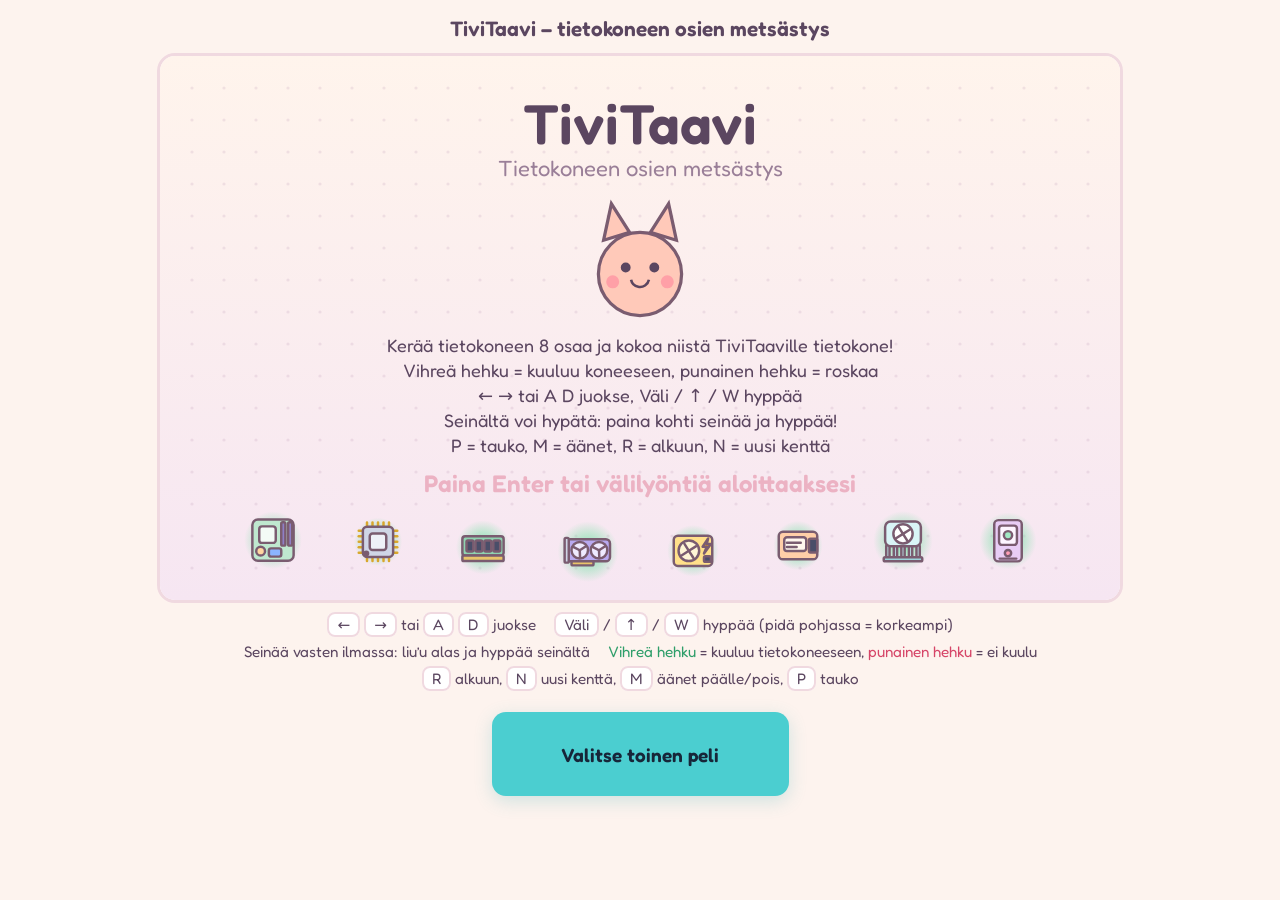
<file: TiviTaavi.html>
<!DOCTYPE html>
<html lang="fi">
<head>
<meta charset="utf-8">
<meta name="viewport" content="width=device-width, initial-scale=1, viewport-fit=cover">
<title>TiviTaavi – tietokoneen osien metsästys</title>
<link href="https://fonts.googleapis.com/css2?family=Fredoka:wght@400;600&display=swap" rel="stylesheet">
<style>
:root{--bg:#fdf3ee;--ink:#5b4660;--card:#fff;--line:#f0d9e0;box-sizing:border-box;padding-top:env(safe-area-inset-top,0px);padding-bottom:env(safe-area-inset-bottom,0px)}
@media (prefers-color-scheme:dark){:root:not([data-theme="light"]){--bg:#2a2230;--ink:#f3dfe9;--card:#3a2f42;--line:#54445e;color-scheme:dark}}
:root[data-theme="dark"]{--bg:#2a2230;--ink:#f3dfe9;--card:#3a2f42;--line:#54445e;color-scheme:dark}
html{scroll-padding-top:env(safe-area-inset-top,0px)}
body{margin:0;background:var(--bg);color:var(--ink);font-family:"Fredoka",ui-rounded,"Segoe UI",system-ui,sans-serif;display:flex;flex-direction:column;align-items:center;gap:12px;padding:16px}
h1{font-size:1.3rem;margin:0;font-weight:600}
canvas{width:100%;max-width:960px;height:auto;border-radius:18px;border:3px solid var(--line);background:var(--card);display:block}
.keys{display:flex;flex-wrap:wrap;gap:8px 18px;justify-content:center;max-width:960px;font-size:.95rem;margin:0;padding:0;list-style:none}
kbd{background:var(--card);border:2px solid var(--line);border-radius:8px;padding:1px 8px;font:inherit}
.game-navigation{width:100%;max-width:960px;display:flex;justify-content:center;margin:12px auto 22px}
.choose-game{display:inline-flex;align-items:center;justify-content:center;min-height:58px;min-width:245px;padding:13px 26px;border-radius:14px;background:#4bced0;color:#172639;text-decoration:none;text-align:center;font:600 19px "Fredoka",ui-rounded,"Segoe UI",system-ui,sans-serif;box-shadow:0 5px 18px rgba(55,173,180,.23);transition:background .2s,transform .2s}
.choose-game:hover{background:#7de6e5;transform:translateY(-2px)}
.choose-game:focus-visible{outline:3px solid #d64568;outline-offset:4px}
@media(max-width:500px){.choose-game{width:min(100%,340px)}}
</style>
</head>
<body>
<h1>TiviTaavi – tietokoneen osien metsästys</h1>
<canvas id="c" width="960" height="544" aria-label="TiviTaavin liikkumistestihuone"></canvas>
<ul class="keys">
<li><kbd>←</kbd> <kbd>→</kbd> tai <kbd>A</kbd> <kbd>D</kbd> juokse</li>
<li><kbd>Väli</kbd> / <kbd>↑</kbd> / <kbd>W</kbd> hyppää (pidä pohjassa = korkeampi)</li>
<li>Seinää vasten ilmassa: liu’u alas ja hyppää seinältä</li>
<li><span style="color:#2f9e6a">Vihreä hehku</span> = kuuluu tietokoneeseen, <span style="color:#d64568">punainen hehku</span> = ei kuulu</li>
<li><kbd>R</kbd> alkuun, <kbd>N</kbd> uusi kenttä, <kbd>M</kbd> äänet päälle/pois, <kbd>P</kbd> tauko</li>
</ul>
<nav class="game-navigation" aria-label="Pelivalikko"><a class="choose-game" href="index.html">Valitse toinen peli</a></nav>
<script>
const T=32,W=80,H=34,VW=960,VH=544,cv=document.getElementById('c'),ctx=cv.getContext('2d');
const g=Array.from({length:H},()=>Array(W).fill(0));
const fill=(x,y,l,h=1)=>{for(let i=0;i<h;i++)for(let j=0;j<l;j++)g[y+i][x+j]=1};
let seed=0,pl=[],rnd,items=[],have=new Set(),bubble=null,card=null,asm=null,asmDone=0,menu=1,paused=0,gt=0;
const PARTS=[
{id:'MB',n:'Emolevy',c:'#ffc2d8',t:'Koneen runko. Kaikki muut osat kiinnitetään siihen, ja sen piirit kuljettavat sähköä ja dataa osalta toiselle.'},
{id:'CPU',n:'Prosessori',c:'#c9e4ff',t:'Koneen aivot. Se laskee miljardeja yksinkertaisia laskutoimituksia joka sekunti ja suorittaa ohjelmien käskyt.'},
{id:'RAM',n:'RAM-muisti',c:'#d4f0e4',t:'Työmuisti. Auki olevat ohjelmat ovat siellä nopeasti saatavilla, mutta kaikki katoaa, kun virta katkeaa.'},
{id:'GPU',n:'Näytönohjain',c:'#e4dcff',t:'Piirtää kuvan ruudulle. Pelien grafiikka on sulavaa, koska se laskee tuhansia pikseleitä yhtä aikaa.'},
{id:'PSU',n:'Virtalähde',c:'#fff0c2',t:'Muuttaa pistorasian sähkön sellaiseksi, että koneen osat kestävät sen. Ilman sitä kone ei herää henkiin.'},
{id:'SSD',n:'SSD-levy',c:'#ffd9b8',t:'Pysyvä tallennustila. Ohjelmat ja tiedostot säilyvät, vaikka kone sammutetaan, ja ne latautuvat nopeasti.'},
{id:'FAN',n:'Jäähdytin',c:'#c8f0f0',t:'Tuuletin ja metallilamellit vievät kuumuuden pois prosessorilta, jotta kone ei ylikuumene ja hidastu.'},
{id:'PC',n:'Kotelo',c:'#f0d0ff',t:'Suojaa osia pölyltä ja kolhuilta ja ohjaa ilmavirran niin, että kaikki pysyy viileänä.'}];
const JUNK=[
{e:'🧦',q:'Vasen sukka. Oikea on tietysti kadonnut.'},
{e:'🥛',q:'Maito ja emolevy? Huono yhdistelmä.'},
{e:'🕸️',q:'Pölyä! Se on koneen vihollinen numero yksi ja tukkii tuulettimet.'},
{e:'🍎',q:'Omena päivässä, mutta ei prosessorin päälle.'},
{e:'☕',q:'Kahvia ei kaadeta näppäimistölle. Eikä koneen sisälle.'},
{e:'🍕',q:'Rasvatahrat ja piirilevyt eivät sovi yhteen.'},
{e:'🪥',q:'Hammasharjalla voi harjata pölyä, mutta tämä on jo käytetty.'},
{e:'🍌',q:'Banaani ei kuulu koneeseen. Mutta hyvä välipala.'},
{e:'🧸',q:'Söpö, mutta ei sisälly toimitukseen.'},
{e:'☂️',q:'Koneen sisällä ei sada.'},
{e:'📺',d:1,q:'Kaukosäädin ei käynnistä tietokonetta, vaikka kuinka painaisi.'},
{e:'🧊',q:'Hauska, mutta ei auta RAM-muistin kanssa.'}];
function place(){
 items=[];const used=new Set(),spots=pl.concat([{x:6,y:31,l:W-18}]);
 const add=o=>{for(let i=0;i<30;i++){const a=spots[ri(0,spots.length-1)],tx=a.x+ri(0,a.l-1),key=tx+','+a.y;if(!used.has(key)){used.add(key);o.x=tx*T+16;o.y=a.y*T-16;items.push(o);return}}};
 PARTS.forEach(pt=>add({part:pt}));
 JUNK.map(j=>[rnd(),j]).sort((a,b)=>a[0]-b[0]).slice(0,10).forEach(([,j])=>add({junk:j}));
 have.clear();bubble=card=asm=null;asmDone=0}
function collect(dt){for(const f of fx){f.x+=f.vx*dt;f.y+=f.vy*dt;f.vy+=120*dt;f.l-=dt}fx=fx.filter(f=>f.l>0);
 if(bubble&&(bubble.t-=dt)<=0)bubble=null;
 for(const o of items){if(o.got)continue;
  if(Math.abs(o.x-(p.x+p.w/2))<22&&Math.abs(o.y-(p.y+p.h/2))<26){
   o.got=1;puff(o.x,o.y,10,'255,214,120');
   if(o.part){have.add(o.part.id);snd('collect');card={part:o.part,t0:performance.now()};k.l=k.r=k.j=0}
   else{bubble={t:2.6,txt:o.junk.q};snd('junk')}}}}
function chip(x,y,pt,on){ctx.fillStyle=on?pt.c:'rgba(0,0,0,.06)';ctx.strokeStyle=on?'#7a5c70':'#c9b3c4';ctx.lineWidth=2;rr(x-11,y-11,22,22,5);ctx.fill();ctx.stroke();
 ctx.fillStyle=on?'#5b4660':'#b9a2b5';ctx.font='600 9px Fredoka,system-ui,sans-serif';ctx.textAlign='center';ctx.fillText(pt.id,x,y+3.5);ctx.textAlign='left'}
const JI=['SOCK','MILK','DUST','APPLE','COFFEE','PIZZA','BRUSH','BANANA','TEDDY','UMB','REMOTE','CUBE'];
let fx=[],AC=null,mute=0;
function puff(x,y,n,c='255,255,255'){for(let i=0;i<n;i++)fx.push({x,y,vx:(Math.random()-.5)*110,vy:-Math.random()*60-10,l:.5,m:.5,r:3+Math.random()*3,c})}
function snd(n){if(mute)return;try{AC=AC||new(window.AudioContext||window.webkitAudioContext)();if(AC.state==='suspended')AC.resume()}catch(e){return}
 const t0=AC.currentTime,S={jump:[[420,0],[640,.07]],collect:[[660,0],[880,.09],[1175,.18]],junk:[[300,0],[220,.1]],land:[[300,0],[450,.05]],done:[[523,0],[659,.15],[784,.3],[1047,.45],[1319,.65]]}[n]||[];
 S.forEach(([f,d])=>{const o=AC.createOscillator(),g=AC.createGain();o.type=n==='junk'?'square':'triangle';o.frequency.value=f;g.gain.setValueAtTime(.0001,t0+d);g.gain.exponentialRampToValueAtTime(.1,t0+d+.01);g.gain.exponentialRampToValueAtTime(.0001,t0+d+.16);o.connect(g);g.connect(AC.destination);o.start(t0+d);o.stop(t0+d+.18)})}
function tile(x,y){const X=x*T,Y=y*T;
 if(y>=31){ctx.fillStyle='#f4dcc2';rr(X+1,Y+1,T-2,T-2,7);ctx.fill();ctx.strokeStyle='rgba(190,150,120,.5)';ctx.lineWidth=1.5;ctx.beginPath();ctx.moveTo(X+5,Y+10);ctx.lineTo(X+27,Y+10);ctx.moveTo(X+5,Y+22);ctx.lineTo(X+20,Y+22);ctx.stroke()}
 else{ctx.fillStyle=PAL[(x*3+y)%4];rr(X+1,Y+1,T-2,T-2,7);ctx.fill();ctx.fillStyle='rgba(255,255,255,.6)';ctx.fillRect(X+7,Y+8,T-14,3);ctx.fillRect(X+7,Y+15,T-20,3);ctx.fillStyle='rgba(120,90,140,.12)';ctx.fillRect(X+3,Y+3,3,T-6)}
 rr(X+1,Y+1,T-2,T-2,7)}
function bgdeco(cx,cy){ctx.save();ctx.globalAlpha=.6;ctx.lineWidth=3;ctx.strokeStyle='#e6cfe0';
 for(let i=0;i<14;i++){const x=i*250+40-cx*.3,y=180+(i*83%260)-cy*.2;if(x<-120||x>VW+60)continue;const ty=i%4;
  if(ty===0){ctx.fillStyle='#fff7fb';rr(x,y,76,56,6);ctx.fill();ctx.stroke();ctx.fillStyle='#ffe3ae';ctx.beginPath();ctx.arc(x+22,y+20,8,0,7);ctx.fill();ctx.fillStyle='#cfe9d6';ctx.beginPath();ctx.moveTo(x+8,y+48);ctx.lineTo(x+34,y+26);ctx.lineTo(x+68,y+48);ctx.closePath();ctx.fill()}
  else if(ty===1){ctx.fillStyle='#fff';ctx.beginPath();ctx.arc(x+30,y+30,30,0,7);ctx.fill();ctx.stroke();ctx.beginPath();ctx.moveTo(x+30,y+30);ctx.lineTo(x+30,y+10);ctx.moveTo(x+30,y+30);ctx.lineTo(x+44,y+36);ctx.stroke()}
  else if(ty===2){ctx.fillStyle='#cdeccf';for(const[a,b,r]of[[8,0,14],[30,-6,16],[50,2,13]]){ctx.beginPath();ctx.arc(x+a,y+b,r,0,7);ctx.fill()}ctx.fillStyle='#ffd1b8';ctx.beginPath();ctx.moveTo(x+6,y+14);ctx.lineTo(x+52,y+14);ctx.lineTo(x+44,y+52);ctx.lineTo(x+14,y+52);ctx.closePath();ctx.fill();ctx.stroke()}
  else{ctx.fillStyle='#ffd6e6';ctx.beginPath();ctx.arc(x+16,y+16,14,0,7);ctx.arc(x+40,y+16,14,0,7);ctx.fill();ctx.beginPath();ctx.moveTo(x+3,y+24);ctx.lineTo(x+28,y+52);ctx.lineTo(x+53,y+24);ctx.closePath();ctx.fill()}}
 ctx.restore()}
const fmt=s=>Math.floor(s/60)+':'+String(Math.floor(s%60)).padStart(2,'0');
function face(x,y,s){ctx.save();ctx.translate(x,y);ctx.scale(s,s);ctx.strokeStyle='#7a5c70';ctx.lineWidth=2.5;ctx.fillStyle='#ffc9b9';for(const q of[-1,1]){ctx.beginPath();ctx.moveTo(q*8,-32);ctx.lineTo(q*22,-54);ctx.lineTo(q*28,-26);ctx.closePath();ctx.fill();ctx.stroke()}ctx.beginPath();ctx.arc(0,0,32,0,7);ctx.fill();ctx.stroke();ctx.fillStyle='#5b4660';ctx.beginPath();ctx.arc(-11,-5,3.8,0,7);ctx.arc(11,-5,3.8,0,7);ctx.fill();ctx.fillStyle='rgba(255,120,150,.5)';ctx.beginPath();ctx.arc(-21,6,5,0,7);ctx.moveTo(26,6);ctx.arc(21,6,5,0,7);ctx.fill();ctx.strokeStyle='#5b4660';ctx.lineWidth=2;ctx.beginPath();ctx.arc(0,3,7,.2,2.94);ctx.stroke();ctx.restore()}
function drawMenu(t){const F='Fredoka,system-ui,sans-serif';ctx.save();
 const bg=ctx.createLinearGradient(0,0,0,VH);bg.addColorStop(0,'#fff4ec');bg.addColorStop(1,'#f6e6f2');ctx.fillStyle=bg;ctx.fillRect(0,0,VW,VH);
 ctx.fillStyle='rgba(180,140,170,.18)';for(let y=32;y<VH;y+=32)for(let x=32;x<VW;x+=32){ctx.beginPath();ctx.arc(x,y,1.6,0,7);ctx.fill()}
 PARTS.forEach((pt,i)=>{const x=113+i*105,y=490+Math.sin(t/400+i)*6;glow(x,y,1,t,.8);icon(pt.id,x,y,44,t)});
 face(480,218,1.3);
 ctx.textAlign='center';ctx.fillStyle='#5b4660';ctx.font='600 56px '+F;ctx.fillText('TiviTaavi',480,88);
 ctx.fillStyle='#9a7f98';ctx.font='400 22px '+F;ctx.fillText('Tietokoneen osien metsästys',480,120);
 ctx.fillStyle='#5b4660';ctx.font='400 18px '+F;
 ['Kerää tietokoneen 8 osaa ja kokoa niistä TiviTaaville tietokone!','Vihreä hehku = kuuluu koneeseen, punainen hehku = roskaa','← → tai A D juokse, Väli / ↑ / W hyppää','Seinältä voi hypätä: paina kohti seinää ja hyppää!','P = tauko, M = äänet, R = alkuun, N = uusi kenttä'].forEach((l,i)=>ctx.fillText(l,480,296+i*25));
 ctx.globalAlpha=.65+.35*Math.sin(t/350);ctx.fillStyle='#d64568';ctx.font='600 24px '+F;ctx.fillText('Paina Enter tai välilyöntiä aloittaaksesi',480,436);
 ctx.restore()}
function drawPause(){ctx.save();ctx.fillStyle='rgba(91,70,96,.35)';ctx.fillRect(0,0,VW,VH);ctx.fillStyle='#fffaf5';ctx.strokeStyle='#cfaec2';ctx.lineWidth=3;rr(380,205,200,110,20);ctx.fill();ctx.stroke();ctx.fillStyle='#5b4660';ctx.textAlign='center';ctx.font='600 34px Fredoka,system-ui,sans-serif';ctx.fillText('Tauko',480,258);ctx.font='400 16px Fredoka,system-ui,sans-serif';ctx.fillText('P = jatka',480,288);ctx.restore()}
let lastIn=performance.now(),memScores=[];
// Fyysinen käyttäjän toiminta siirtää 60 sekunnin käyttämättömyysrajaa.
for(const eventName of ['pointerdown','pointermove','keydown','keyup','wheel','touchstart','touchmove']){
 window.addEventListener(eventName,()=>{lastIn=performance.now()},{passive:true});
}
function scores(){try{const a=JSON.parse(localStorage.getItem('tivitaaviScores')||'null');if(Array.isArray(a))return a}catch(e){}return memScores}
function qualifies(t){const a=scores();return a.length<10||t<a[a.length-1].t}
function addScore(n,t){const a=scores().slice(),id=Date.now();a.push({n,t,id});a.sort((x,y)=>x.t-y.t);a.length=Math.min(a.length,10);memScores=a;try{localStorage.setItem('tivitaaviScores',JSON.stringify(a))}catch(e){}return id}
function drawBoard(t){const F='Fredoka,system-ui,sans-serif',a=scores();ctx.save();
 const bg=ctx.createLinearGradient(0,0,0,VH);bg.addColorStop(0,'#fff4ec');bg.addColorStop(1,'#f6e6f2');ctx.fillStyle=bg;ctx.fillRect(0,0,VW,VH);
 ctx.fillStyle='rgba(180,140,170,.18)';for(let y=32;y<VH;y+=32)for(let x=32;x<VW;x+=32){ctx.beginPath();ctx.arc(x,y,1.6,0,7);ctx.fill()}
 ctx.textAlign='center';
 if(asm.st===1){face(480,125,1.1);ctx.fillStyle='#d64568';ctx.font='600 34px '+F;ctx.fillText('Aikasi: '+fmt(asm.time)+(asm.nb?' – uusi ennätys!':''),480,222);
  ctx.fillStyle='#5b4660';ctx.font='400 20px '+F;ctx.fillText('Kirjoita nimesi TOP 10 -listalle:',480,264);
  ctx.fillStyle='#fff';ctx.strokeStyle='#cfaec2';ctx.lineWidth=3;rr(300,284,360,60,14);ctx.fill();ctx.stroke();
  ctx.fillStyle='#5b4660';ctx.font='600 30px '+F;ctx.textAlign='left';ctx.fillText(asm.name,320,326);const w=ctx.measureText(asm.name).width;if(Math.floor(t/450)%2)ctx.fillRect(323+w,300,2.5,32);
  ctx.textAlign='center';ctx.fillStyle='#9a7f98';ctx.font='400 15px '+F;ctx.fillText('Enter = tallenna, Backspace = poista (enintään 10 merkkiä)',480,380)}
 else{ctx.fillStyle='#5b4660';ctx.font='600 34px '+F;ctx.fillText('High score – TOP 10',480,50);
  ctx.fillStyle='#fffaf5';ctx.strokeStyle='#cfaec2';ctx.lineWidth=3;rr(230,70,500,380,20);ctx.fill();ctx.stroke();
  for(let i=0;i<10;i++){const s=a[i],y=118+i*35;
   if(s&&s.id===asm.id){ctx.fillStyle='#ffd6e6';rr(244,y-24,472,32,10);ctx.fill()}
   if(i<3){ctx.fillStyle=['#ffe08a','#d9dde8','#f0c09a'][i];ctx.beginPath();ctx.arc(276,y-8,13,0,7);ctx.fill()}
   ctx.fillStyle='#5b4660';ctx.font='600 20px '+F;ctx.textAlign='center';ctx.fillText(String(i+1),276,y);
   ctx.textAlign='left';ctx.fillText(s?s.n:'---',312,y);ctx.textAlign='right';ctx.fillText(s?fmt(s.t):'-:--',700,y)}
  const rk=a.findIndex(s=>s.id===asm.id)+1;ctx.textAlign='center';ctx.fillStyle='#d64568';ctx.font='600 18px '+F;
  ctx.fillText(rk?'Hienoa, '+asm.name.trim()+'! Sijasi on '+rk+'. ('+fmt(asm.time)+')':'Aikasi '+fmt(asm.time)+' ei mahtunut TOP 10 -listalle. Yritä uudelleen!',480,484);
  ctx.fillStyle='#9a7f98';ctx.font='400 14px '+F;ctx.fillText('Enter = pelaa uudelleen',480,VH-12)}
 ctx.restore()}
function glow(x,y,good,t,k=1){const r=(34+Math.sin(t/260+x)*4)*k,c=good?'110,225,160':'255,110,135',gr=ctx.createRadialGradient(x,y,2,x,y,r);gr.addColorStop(0,'rgba('+c+',.85)');gr.addColorStop(1,'rgba('+c+',0)');ctx.fillStyle=gr;ctx.beginPath();ctx.arc(x,y,r,0,7);ctx.fill()}
function lbl(s,x,y){ctx.save();ctx.font='600 12px Fredoka,system-ui,sans-serif';ctx.textAlign='center';ctx.lineJoin='round';ctx.lineWidth=4;ctx.strokeStyle='rgba(255,255,255,.92)';ctx.strokeText(s,x,y);ctx.fillStyle='#5b4660';ctx.fillText(s,x,y);ctx.restore()}
function icon(id,x,y,s,t){
 ctx.save();ctx.translate(x,y);ctx.scale(s/32,s/32);ctx.lineWidth=1.8;ctx.lineJoin='round';ctx.lineCap='round';ctx.strokeStyle='#7a5c70';
 const R=(a,b,w,h,r,f)=>{ctx.fillStyle=f;rr(a,b,w,h,r);ctx.fill();ctx.stroke()},
 C=(a,b,r,f)=>{ctx.fillStyle=f;ctx.beginPath();ctx.arc(a,b,r,0,7);ctx.fill();ctx.stroke()},
 L=(a,b,c,d)=>{ctx.beginPath();ctx.moveTo(a,b);ctx.lineTo(c,d);ctx.stroke()},
 B=(a,b,r,n)=>{for(let i=0;i<n;i++){const q=t/150+i*6.283/n;L(a,b,a+Math.cos(q)*r,b+Math.sin(q)*r)}};
 if(id==='MB'){R(-15,-15,30,30,4,'#bfe8cf');R(-10,-10,12,12,2,'#f3fbf6');R(6,-13,3,17,1,'#8f7fc7');R(11,-13,3,17,1,'#8f7fc7');C(-9,8,3.2,'#ffd6a0');R(-3,6,9,6,1.5,'#8bb5ff')}
 else if(id==='CPU'){ctx.strokeStyle='#d9a72b';for(let i=-8;i<=8;i+=4){L(i,-14,i,-11);L(i,11,i,14);L(-14,i,-11,i);L(11,i,14,i)}ctx.strokeStyle='#7a5c70';R(-11,-11,22,22,3,'#cfd6e6');R(-6,-6,12,12,2,'#eef1f8');C(-8.5,8.5,1.3,'#7a5c70')}
 else if(id==='RAM'){R(-15,-8,30,14,2,'#8fd3b0');for(let i=0;i<4;i++)R(-12+i*6.5,-5,5,8,1,'#4a4e69');R(-15,6,30,4,1,'#e9c46a')}
 else if(id==='GPU'){R(-16,-9,32,16,3,'#b9a9f0');C(-6,-1,6,'#efeaff');B(-6,-1,5,3);C(8,-1,6,'#efeaff');B(8,-1,5,3);R(-12,7,16,3,1,'#e9c46a');R(-17,-10,3,18,1,'#cfd6e6')}
 else if(id==='PSU'){R(-14,-11,28,22,3,'#ffe08a');C(-3,0,7.5,'#fff6d6');B(-3,0,6,4);R(8,4,5,4,1,'#4a4e69');ctx.fillStyle='#f4a300';ctx.beginPath();ctx.moveTo(11,-9);ctx.lineTo(7,-3);ctx.lineTo(10,-3);ctx.lineTo(8,2);ctx.lineTo(13,-5);ctx.lineTo(10,-5);ctx.closePath();ctx.fill();ctx.stroke()}
 else if(id==='SSD'){R(-14,-10,28,20,3,'#ffcfa8');R(-10,-6,16,10,2,'#fff7ee');L(-8,-2,2,-2);L(-8,1,-1,1);R(8,-5,6,10,1,'#4a4e69')}
 else if(id==='FAN'){for(let i=-11;i<=11;i+=5.5)R(i-1.2,3,2.4,11,.8,'#bfe9ee');R(-14,12,28,3,1,'#9bd3da');R(-13,-14,26,18,4,'#d9f5f7');C(0,-5,7,'#fff');B(0,-5,6,4)}
 else if(id==='PC'){R(-10,-15,20,30,3,'#e8cdf5');R(-6.5,-11,13,14,2,'#fdf5ff');C(0,-4,3,'#a2e8c4');C(0,9,2.3,'#ff9eb5');L(-6,13,6,13)}
 else if(id==='SOCK'){ctx.beginPath();ctx.moveTo(-6,-14);ctx.lineTo(5,-14);ctx.lineTo(5,-1);ctx.quadraticCurveTo(5,2,9,3);ctx.quadraticCurveTo(15,5,15,10);ctx.quadraticCurveTo(15,13,11,13);ctx.lineTo(-3,13);ctx.quadraticCurveTo(-6,13,-6,9);ctx.closePath();ctx.fillStyle='#ffd1dc';ctx.fill();ctx.stroke();ctx.strokeStyle='#ec9db3';L(-6,-5,5,-5);L(-6,-1,5,-1);ctx.strokeStyle='#7a5c70';R(-7,-15,13,5,2,'#c8e8ff')}
 else if(id==='MILK'){ctx.beginPath();ctx.moveTo(-8,-6);ctx.lineTo(-3,-14);ctx.lineTo(3,-14);ctx.lineTo(8,-6);ctx.closePath();ctx.fillStyle='#dfeeff';ctx.fill();ctx.stroke();R(-8,-6,16,21,1.5,'#ffffff');R(-8,1,16,8,0,'#a8d4ff');C(0,5,2.4,'#ffffff');R(-3,-16.5,6,3,1,'#dfeeff')}
 else if(id==='DUST'){const pts=[];for(let i=0;i<14;i++){const a=i/14*6.283;pts.push([Math.cos(a)*(9.5+(i%2)*1.6),Math.sin(a)*(8.5+(i%2)*1.6)+2,4.3])}pts.push([0,2,10]);
  ctx.fillStyle='#e8e3ee';for(const c of pts){ctx.beginPath();ctx.arc(c[0],c[1],c[2],0,7);ctx.fill();ctx.stroke()}for(const c of pts){ctx.beginPath();ctx.arc(c[0],c[1],c[2]-.9,0,7);ctx.fill()}
  ctx.strokeStyle='#a79db8';ctx.lineWidth=1.2;ctx.beginPath();ctx.moveTo(-3,-9);ctx.quadraticCurveTo(-7,-14,-11,-12);ctx.moveTo(6,-9);ctx.quadraticCurveTo(10,-14,14,-11);ctx.moveTo(-12,7);ctx.quadraticCurveTo(-16,9,-15,13);ctx.stroke();ctx.strokeStyle='#7a5c70';ctx.lineWidth=1.8;
  C(-3.6,1.5,2,'#5b4660');C(3.6,1.5,2,'#5b4660');ctx.fillStyle='#fff';ctx.beginPath();ctx.arc(-4.2,.8,.7,0,7);ctx.arc(3,.8,.7,0,7);ctx.fill();
  ctx.beginPath();ctx.arc(0,5,2.2,.3,2.84);ctx.stroke();ctx.fillStyle='#ffc2d4';ctx.beginPath();ctx.arc(-7.5,5,1.8,0,7);ctx.moveTo(9.3,5);ctx.arc(7.5,5,1.8,0,7);ctx.fill()}
 else if(id==='APPLE'){const cs=[[-5,3,8.5],[5,3,8.5]];ctx.fillStyle='#ff9aa8';for(const c of cs){ctx.beginPath();ctx.arc(c[0],c[1],c[2],0,7);ctx.fill();ctx.stroke()}for(const c of cs){ctx.beginPath();ctx.arc(c[0],c[1],c[2]-.9,0,7);ctx.fill()}L(0,-5,1,-11);ctx.beginPath();ctx.ellipse(5,-9,5,2.6,-.5,0,7);ctx.fillStyle='#b8e8c0';ctx.fill();ctx.stroke();C(-8,1,1.7,'#ffffff')}
 else if(id==='COFFEE'){ctx.strokeStyle='#c9b3c4';for(const x of[-4,3]){ctx.beginPath();ctx.moveTo(x,-8);ctx.quadraticCurveTo(x-3,-10,x,-12);ctx.quadraticCurveTo(x+3,-14,x,-16);ctx.stroke()}ctx.strokeStyle='#7a5c70';ctx.beginPath();ctx.ellipse(0,13,13,3,0,0,7);ctx.fillStyle='#ffd6e8';ctx.fill();ctx.stroke();ctx.lineWidth=4.6;ctx.beginPath();ctx.arc(8,4,4.5,-1.5,1.5);ctx.stroke();ctx.strokeStyle='#fff0d6';ctx.lineWidth=2;ctx.beginPath();ctx.arc(8,4,4.5,-1.5,1.5);ctx.stroke();ctx.lineWidth=1.8;ctx.strokeStyle='#7a5c70';R(-9,-5,16,17,5,'#fff0d6');ctx.beginPath();ctx.ellipse(-1,-5,8,2.2,0,0,7);ctx.fillStyle='#c99a7a';ctx.fill();ctx.stroke()}
 else if(id==='PIZZA'){ctx.beginPath();ctx.moveTo(-12,-9);ctx.lineTo(12,-9);ctx.lineTo(0,15);ctx.closePath();ctx.fillStyle='#ffe9a8';ctx.fill();ctx.stroke();C(-4,-3,3,'#ff9aa8');C(4,-1,3,'#ff9aa8');C(0,6,2.6,'#ff9aa8');R(-13,-13,26,5,2.5,'#ffd9a0')}
 else if(id==='BRUSH'){ctx.rotate(-.6);R(-16,-3,22,6,3,'#bfe8e0');R(6,-2.5,4,5,1,'#cfd6e6');R(9,-5,8,10,2,'#ffffff');ctx.strokeStyle='#8bb5ff';for(let i=0;i<3;i++)L(10.5+i*2.6,-5.5,10.5+i*2.6,-9.5);ctx.strokeStyle='#7a5c70'}
 else if(id==='BANANA'){ctx.beginPath();ctx.moveTo(-13,-8);ctx.bezierCurveTo(-12,8,2,16,14,-9);ctx.bezierCurveTo(6,3,-5,3,-8,-10);ctx.closePath();ctx.fillStyle='#fff1a8';ctx.fill();ctx.stroke();
  ctx.strokeStyle='#e3c95f';ctx.lineWidth=1.2;ctx.beginPath();ctx.moveTo(-10,-6);ctx.bezierCurveTo(-8,5,1,9,10,-4);ctx.stroke();ctx.strokeStyle='#7a5c70';ctx.lineWidth=1.8;
  R(-14.5,-15,5.5,7,1.5,'#b9d89a');ctx.fillStyle='#8a6b5a';ctx.beginPath();ctx.arc(13.5,-8.5,1.7,0,7);ctx.fill();ctx.stroke()}
 else if(id==='TEDDY'){R(-8,5,16,10,5,'#ffd9b8');C(-7,-9,3.6,'#ffd9b8');C(7,-9,3.6,'#ffd9b8');C(0,-2,9,'#ffd9b8');C(0,1,3.6,'#fff3e6');C(-3.2,-3.5,1.2,'#5b4660');C(3.2,-3.5,1.2,'#5b4660');C(0,0,1,'#7a5c70');C(-3,6.5,2.4,'#ff9ab8');C(3,6.5,2.4,'#ff9ab8')}
 else if(id==='UMB'){ctx.beginPath();ctx.arc(0,1,14,Math.PI,0);ctx.closePath();ctx.fillStyle='#d9c8ff';ctx.fill();ctx.stroke();ctx.beginPath();ctx.moveTo(0,-13);ctx.lineTo(-7,1);ctx.lineTo(7,1);ctx.closePath();ctx.fillStyle='#ffc8e0';ctx.fill();ctx.stroke();L(0,1,0,12);ctx.beginPath();ctx.arc(-3,12,3,0,Math.PI);ctx.stroke();L(0,-13,0,-15.5)}
 else if(id==='CUBE'){const CC={W:'#ffffff',Y:'#ffe27a',R:'#ff6b7a',O:'#ffa45c',B:'#6aa8ff',G:'#6fd39a'};
  const face=(o,a,b,cols)=>{ctx.fillStyle='#4a3f55';ctx.beginPath();ctx.moveTo(o[0],o[1]);ctx.lineTo(o[0]+a[0],o[1]+a[1]);ctx.lineTo(o[0]+a[0]+b[0],o[1]+a[1]+b[1]);ctx.lineTo(o[0]+b[0],o[1]+b[1]);ctx.closePath();ctx.fill();ctx.stroke();
   for(let j=0;j<3;j++)for(let i=0;i<3;i++){const cx=o[0]+a[0]*(i+.5)/3+b[0]*(j+.5)/3,cy=o[1]+a[1]*(i+.5)/3+b[1]*(j+.5)/3,ax=a[0]*.145,ay=a[1]*.145,bx=b[0]*.145,by=b[1]*.145;ctx.fillStyle=CC[cols[j*3+i]];ctx.beginPath();ctx.moveTo(cx-ax-bx,cy-ay-by);ctx.lineTo(cx+ax-bx,cy+ay-by);ctx.lineTo(cx+ax+bx,cy+ay+by);ctx.lineTo(cx-ax+bx,cy-ay+by);ctx.closePath();ctx.fill()}};
  face([0,-14],[13,7],[-13,7],'WGROYBRWG');face([-13,-7],[13,7],[0,14],'BRYGOWYBO');face([0,0],[13,-7],[0,14],'GWOYBRWGY')}
 else if(id==='REMOTE'){R(-7,-15,14,30,5,'#b8c0e6');R(-3,-16.5,6,3,1.5,'#c9ccdf');C(0,-10,2.8,'#ff5d73');C(0,-2,4.5,'#a9adc6');for(const i of[-4,0,4]){C(i,6,1.4,'#d9dcef');C(i,10,1.4,'#d9dcef')}R(-5,12.5,3.2,2.2,1,'#ffe08a');R(1.8,12.5,3.2,2.2,1,'#8fd3b0')}
 ctx.restore()}
const ORD=['PC','MB','CPU','RAM','FAN','GPU','SSD','PSU'];
const CAP={PC:'Kotelo on perusta: se suojaa osia ja ohjaa ilmavirtaa.',MB:'Emolevy kiinnitetään koteloon. Siihen liitetään kaikki muu.',CPU:'Prosessori asennetaan emolevyn kantaan. Siellä tehdään koneen laskenta.',RAM:'RAM-muisti napsahtaa paikoilleen. Se on koneen nopea työmuisti.',FAN:'Jäähdytin painetaan prosessorin päälle, jotta kuumuus pääsee pois.',GPU:'Näytönohjain kiinnitetään emolevylle. Se piirtää kuvan ruudulle.',SSD:'SSD-levy asennetaan. Siellä säilyvät ohjelmat ja tiedostot.',PSU:'Virtalähde antaa kaikille osille sähköä. Nyt vain virta päälle!'};
const RECAP='Emolevy yhdistää osat, prosessori laskee, RAM muistaa nopeasti, näytönohjain piirtää kuvan, SSD tallentaa tiedostot, jäähdytin viilentää ja virtalähde antaa sähkön. Yhdessä ne ovat tietokone!';
const SLOT={MB:[0,-5,150,0],CPU:[-30,-45,42,0],RAM:[38,-50,66,1.5708],FAN:[-30,-45,52,0],GPU:[0,48,130,0],SSD:[88,112,52,0],PSU:[-72,140,84,0]};
const ASM_END=.4+8*1.1;
const ez=u=>{u=Math.min(1,Math.max(0,u));return 1+2.2*Math.pow(u-1,3)+1.2*Math.pow(u-1,2)};
function drawAsm(t){
 const el=(t-asm.t0)/1250,cx=400,cy=285,pe=el-ASM_END,F='Fredoka,system-ui,sans-serif';
 ctx.save();
 const bg=ctx.createLinearGradient(0,0,0,VH);bg.addColorStop(0,'#fff4ec');bg.addColorStop(1,'#f6e6f2');ctx.fillStyle=bg;ctx.fillRect(0,0,VW,VH);
 ctx.fillStyle='rgba(180,140,170,.18)';for(let y=32;y<VH;y+=32)for(let x=32;x<VW;x+=32){ctx.beginPath();ctx.arc(x,y,1.6,0,7);ctx.fill()}
 ctx.fillStyle='#5b4660';ctx.font='600 26px '+F;ctx.textAlign='center';
 ctx.fillText(el<ASM_END?'Kootaan tietokone!':pe<2?'Tietokone käynnistyy!':'Valmista tuli! Kokosit koko tietokoneen!',VW/2,40);
 const cu=Math.min(1,Math.max(0,(el-.4)/.8));
 ctx.save();ctx.globalAlpha=Math.min(1,cu*2);ctx.translate(cx,cy);ctx.scale(.75+.25*ez(cu),.75+.25*ez(cu));ctx.strokeStyle='#7a5c70';ctx.lineWidth=3;ctx.lineJoin='round';
 ctx.fillStyle='#e8cdf5';rr(-140,-190,280,380,18);ctx.fill();ctx.stroke();
 ctx.fillStyle='#fbf4ff';ctx.lineWidth=1.5;rr(-128,-178,256,356,12);ctx.fill();ctx.stroke();
 ctx.lineWidth=3;ctx.fillStyle='#e8cdf5';rr(-110,190,40,10,4);ctx.fill();ctx.stroke();rr(70,190,40,10,4);ctx.fill();ctx.stroke();ctx.restore();
 for(let i=1;i<8;i++){const id=ORD[i],ts=.4+i*1.1,u=(el-ts)/.8;if(u<=0)continue;
  const s=SLOT[id],xt=cx+s[0],yt=cy+s[1],e=ez(u),x0=xt+(i%2?-420:420),x=x0+(xt-x0)*e,y=-80+(yt+80)*e;
  ctx.save();ctx.translate(x,y);ctx.rotate(s[3]+(1-Math.min(1,u))*(i%2?-.8:.8));icon(id,0,0,s[2],t);ctx.restore();
  const w=(el-ts-.8)/.3;if(w>0&&w<1.2&&!asm['s'+i]){asm['s'+i]=1;snd('land')}if(w>0&&w<1)for(let k=0;k<6;k++){const a=k*1.047,r=14+w*26;ctx.fillStyle='rgba(255,200,110,'+(1-w)+')';ctx.beginPath();ctx.arc(xt+Math.cos(a)*r,yt+Math.sin(a)*r,3.5*(1-w)+.5,0,7);ctx.fill()}}
 if(el>=.4&&el<ASM_END){ctx.fillStyle='#5b4660';ctx.font='600 18px '+F;ctx.textAlign='center';ctx.fillText(CAP[ORD[Math.min(7,Math.floor((el-.4)/1.1))]],VW/2,520)}
 if(pe>0){if(!asm.s){asm.s=1;snd('done')}const a=Math.min(1,pe/.6);
  ctx.globalAlpha=.5*a;glow(cx,cy-5,1,t,2.4);ctx.globalAlpha=a;
  ctx.strokeStyle='#7a5c70';ctx.lineWidth=6;ctx.beginPath();ctx.moveTo(540,250);ctx.bezierCurveTo(570,250,570,215,595,215);ctx.stroke();ctx.strokeStyle='#ffb3c7';ctx.lineWidth=3;ctx.stroke();
  ctx.strokeStyle='#7a5c70';ctx.lineWidth=3;ctx.fillStyle='#d9c8ff';rr(715,330,60,14,6);ctx.fill();ctx.stroke();rr(735,312,20,24,3);ctx.fill();ctx.stroke();
  ctx.fillStyle='#fff';rr(595,115,300,200,16);ctx.fill();ctx.stroke();
  const sg=ctx.createLinearGradient(0,127,0,303);sg.addColorStop(0,'#ffe4f0');sg.addColorStop(1,'#d9ecff');ctx.fillStyle=sg;rr(607,127,276,176,10);ctx.fill();
  ctx.save();ctx.translate(745,182);ctx.scale(.72,.72);ctx.translate(-745,-224);ctx.fillStyle='#ffc9b9';ctx.lineWidth=2.5;for(const sx of[-1,1]){ctx.beginPath();ctx.moveTo(745+sx*8,192);ctx.lineTo(745+sx*22,170);ctx.lineTo(745+sx*28,198);ctx.closePath();ctx.fill();ctx.stroke()}
  ctx.beginPath();ctx.arc(745,224,32,0,7);ctx.fill();ctx.stroke();
  ctx.fillStyle='#5b4660';ctx.beginPath();ctx.arc(733,219,3.6,0,7);ctx.arc(757,219,3.6,0,7);ctx.fill();
  ctx.fillStyle='rgba(255,120,150,.5)';ctx.beginPath();ctx.arc(724,230,5,0,7);ctx.moveTo(771,230);ctx.arc(766,230,5,0,7);ctx.fill();
  ctx.strokeStyle='#5b4660';ctx.lineWidth=2;ctx.beginPath();ctx.arc(745,228,7,.2,2.94);ctx.stroke();
  ctx.restore();ctx.fillStyle='#5b4660';ctx.font='600 15px '+F;ctx.textAlign='center';wrap('Onneksi olkoon, kokosit TiviTaavin tietokoneen! Nyt TiviTaavi on erittäin iloinen!',252).forEach((l,i)=>ctx.fillText(l,745,232+i*18));ctx.globalAlpha=1;
  if(pe>2){ctx.font='600 18px '+F;ctx.fillStyle='#d64568';ctx.textAlign='left';ctx.fillText('Aikasi: '+fmt(asm.time)+(asm.nb?' – uusi ennätys!':''),585,372);ctx.fillStyle='#5b4660';ctx.font='400 15px '+F;ctx.textAlign='left';wrap(RECAP,340).forEach((l,i)=>ctx.fillText(l,585,388+i*21))}}
 ctx.fillStyle='#9a7f98';ctx.font='400 14px '+F;ctx.textAlign='right';
 ctx.fillText(el<ASM_END?'Enter = ohita':pe>1.5?'Enter = jatka':'',VW-16,VH-8);if(asm.st)drawBoard(t);
 ctx.restore()}
function wrap(s,w){const out=[];let l='';for(const wd of s.split(' ')){const n=l?l+' '+wd:wd;if(ctx.measureText(n).width>w&&l){out.push(l);l=wd}else l=n}out.push(l);return out}
function hud(t){ctx.font='600 15px Fredoka,system-ui,sans-serif';ctx.fillStyle='#7a5c70';ctx.textAlign='right';ctx.fillText('Aika '+fmt(gt),VW-14,26);ctx.textAlign='left';
 PARTS.forEach((pt,i)=>{ctx.globalAlpha=have.has(pt.id)?1:.28;icon(pt.id,26+i*34,26,26,t);ctx.globalAlpha=1});
 ctx.font='600 13px Fredoka,system-ui,sans-serif';ctx.fillStyle='#7a5c70';
 ctx.fillText(have.size===PARTS.length?'Kaikki osat löytyi!':'Osat '+have.size+'/'+PARTS.length,12,52);
 if(bubble){ctx.font='600 14px Fredoka,system-ui,sans-serif';const ls=wrap(bubble.txt,210),bw=Math.max(...ls.map(l=>ctx.measureText(l).width))+22,bh=ls.length*18+14;
  const bx=Math.max(bw/2+6,Math.min(VW-bw/2-6,p.x+p.w/2-Math.round(cam.x))),by=Math.max(6,p.y-Math.round(cam.y)-bh-16);
  ctx.fillStyle='#fff';ctx.strokeStyle='#cfaec2';ctx.lineWidth=2.5;rr(bx-bw/2,by,bw,bh,12);ctx.fill();ctx.stroke();
  ctx.fillStyle='#5b4660';ls.forEach((l,i)=>ctx.fillText(l,bx-bw/2+11,by+20+i*18))}
 if(card){ctx.fillStyle='rgba(91,70,96,.45)';ctx.fillRect(0,0,VW,VH);
  const cw=560,ch=340,x0=(VW-cw)/2,y0=(VH-ch)/2;
  ctx.fillStyle='#fffaf5';ctx.strokeStyle='#cfaec2';ctx.lineWidth=3;rr(x0,y0,cw,ch,22);ctx.fill();ctx.stroke();
  glow(x0+90,y0+85,1,t,1.5);icon(card.part.id,x0+90,y0+85,78,t);ctx.strokeStyle='#f0d9e0';ctx.lineWidth=2;ctx.beginPath();ctx.moveTo(x0+30,y0+150);ctx.lineTo(x0+cw-30,y0+150);ctx.stroke();
  ctx.fillStyle='#5b4660';ctx.font='600 28px Fredoka,system-ui,sans-serif';ctx.fillText(card.part.n,x0+170,y0+98);
  ctx.font='400 19px Fredoka,system-ui,sans-serif';wrap(card.part.t,cw-60).forEach((l,i)=>ctx.fillText(l,x0+30,y0+190+i*26));
  ctx.fillStyle='#9a7f98';ctx.font='400 15px Fredoka,system-ui,sans-serif';ctx.fillText('Jatka painamalla Enter tai välilyöntiä',x0+30,y0+ch-20)}}
const mk=a=>()=>{a|=0;a=a+0x6D2B79F5|0;let t=Math.imul(a^a>>>15,1|a);t=t+Math.imul(t^t>>>7,61|t)^t;return((t^t>>>14)>>>0)/4294967296};
const ri=(a,b)=>a+Math.floor(rnd()*(b-a+1));
// vapaa paikka: ei liian lähellä toista tasoa (pää mahtuu liikkumaan)
function free(x,y,l){if(x<2||x+l>W-11||y<6||y>29)return false;return !pl.some(q=>Math.abs(q.y-y)<=3&&x<q.x+q.l+1&&q.x<x+l+1)}
// seuraava taso: nousu 3 ruutua + rako 1-3, muuten rako 2-4 (aina hyppyä pitkin tavoitettavissa)
function nxt(q,dir,rise){const l=ri(3,6),gap=rise>=3?ri(1,3):ri(2,4);return{x:dir>0?q.x+q.l+gap:q.x-gap-l,y:q.y-rise,l}}
function gen(s){
 seed=s;rnd=mk(s);pl=[];
 for(const r of g)r.fill(0);
 fill(0,0,W);fill(0,31,W,3);fill(0,0,1,H);fill(W-1,0,1,H);
 fill(W-5,12,1,15);pl.push({x:W-9,y:12,l:4,bonus:1}); // seinähyppykuilu oikeassa reunassa
 let q={x:ri(3,7),y:28,l:ri(4,6),main:1};pl.push(q);
 let dir=1;
 for(let i=0;i<60&&q.y>8;i++){ // pääreitti maasta kattoon
  let n=null;
  for(let t=0;t<14&&!n;t++){const d=t<7?dir:-dir,c=nxt(q,d,[3,3,2,2,1,0,-1][ri(0,6)]);if(free(c.x,c.y,c.l)){n=c;dir=d}}
  if(!n)break;n.main=1;pl.push(n);q=n}
 for(let i=0;i<60&&pl.length<34;i++){ // sivutasot, aina jonkin tason tai maan vieressä
  const base=rnd()<.25?{x:ri(3,W-16),y:31,l:1}:pl[ri(0,pl.length-1)];
  const c=nxt(base,rnd()<.5?1:-1,base.y===31?3:ri(-3,2));
  if(free(c.x,c.y,c.l))pl.push(c)}
 for(const a of pl)fill(a.x,a.y,a.l);
 place();
 p.x=2*T;p.y=30*T;p.vx=p.vy=0;snap=1;gt=0}
   // porrastasot
                        // seinähyppykuilu
const PAL=['#ffd6e0','#d4f0e4','#e4dcff','#fff0c2'];
const p={x:2*T,y:30*T,w:22,h:28,vx:0,vy:0,face:1,ground:false,wall:0,coyote:0,buf:0,lock:0,sliding:false};
const k={l:0,r:0,j:0};gen(Date.now()%100000);
const map={ArrowLeft:'l',KeyA:'l',ArrowRight:'r',KeyD:'r',ArrowUp:'j',KeyW:'j',Space:'j'};
addEventListener('keydown',e=>{lastIn=performance.now();const m=map[e.code];if(menu){if(e.code==='Enter'||e.code==='Space'){menu=0;snd('collect')}if(m||e.code==='Enter')e.preventDefault();return}if(e.code==='KeyP'&&!e.repeat&&!asm&&!card){paused=!paused;k.l=k.r=k.j=0}if(paused)return;if(asm){if(asm.st===1){if(e.key==='Enter'){if(asm.name.trim()){asm.id=addScore(asm.name.trim(),asm.time);asm.st=2}}else if(e.key==='Backspace')asm.name=asm.name.slice(0,-1);else if(e.key.length===1&&asm.name.length<10&&/[\p{L}\p{N} _.-]/u.test(e.key))asm.name+=e.key;e.preventDefault();return}if(e.code==='Enter'||e.code==='Space'){const el=(performance.now()-asm.t0)/1250;if(el<ASM_END)asm.t0=performance.now()-ASM_END*1250;else if(asm.st===2)gen(Math.floor(Math.random()*1e5));else if(el>ASM_END+1.5)asm.st=qualifies(asm.time)?1:2}if(m)e.preventDefault();return}if(card){if((e.code==='Space'||e.code==='Enter')&&performance.now()-card.t0>500){card=null;p.buf=0}if(m)e.preventDefault();return}if(e.code==='KeyM'&&!e.repeat)mute^=1;if(e.code==='KeyN'&&!e.repeat)gen(Math.floor(Math.random()*1e5));if(e.code==='KeyR'){p.x=2*T;p.y=30*T;p.vx=p.vy=0}
 if(m){e.preventDefault();if(m==='j'&&!k.j)p.buf=.12;k[m]=1}});
addEventListener('keyup',e=>{const m=map[e.code];if(m){e.preventDefault();k[m]=0}});
const solid=(x,y)=>{const tx=Math.floor(x/T),ty=Math.floor(y/T);return tx<0||tx>=W||ty<0||ty>=H||g[ty][tx]};
function hit(){for(let ty=Math.floor(p.y/T);ty<=Math.floor((p.y+p.h-1)/T);ty++)for(let tx=Math.floor(p.x/T);tx<=Math.floor((p.x+p.w-1)/T);tx++)if(g[ty]&&g[ty][tx])return[tx,ty];return null}
const approach=(v,t,a)=>v<t?Math.min(v+a,t):Math.max(v-a,t);
function step(dt){
 gt+=dt;const dir=k.r-k.l;if(dir)p.face=dir;p.at=(p.at||0)+dt*(p.ground?Math.abs(p.vx)/250:.6);if(p.sq>0)p.sq=Math.max(0,p.sq-dt*1.6);
 let acc=p.ground?2400:1600;if(p.lock>0){p.lock-=dt;acc*=.35}
 p.vx=approach(p.vx,dir*250,(dir?acc:(p.ground?2600:500))*dt);
 p.vy=Math.min(p.vy+1150*dt,620);
 p.sliding=!p.ground&&p.wall&&p.vy>0&&dir===p.wall;
 if(p.sliding)p.vy=Math.min(p.vy,90);
 if(!k.j&&p.vy<-200)p.vy+=1800*dt;
 p.coyote=p.ground?.1:p.coyote-dt;p.buf-=dt;
 if(p.buf>0){
  if(p.coyote>0){p.vy=-545;p.buf=0;p.coyote=0;puff(p.x+p.w/2,p.y+p.h,4);snd('jump')}
  else if(p.wall){p.vy=-500;puff(p.x+(p.wall>0?p.w:0),p.y+p.h/2,4);snd('jump');p.vx=-p.wall*300;p.lock=.15;p.face=-p.wall;p.buf=0}
 }
 p.x+=p.vx*dt;let h=hit();
 if(h){p.x=p.vx>0?h[0]*T-p.w:(h[0]+1)*T;p.vx=0}
 const wasG=p.ground;p.ground=false;p.y+=p.vy*dt;h=hit();
 if(h){if(p.vy>0){if(!wasG&&p.vy>220){p.sq=Math.min(.3,p.vy/2500);puff(p.x+p.w/2,h[1]*T,5);if(p.vy>400)snd('land')}p.y=h[1]*T-p.h;p.ground=true}else p.y=(h[1]+1)*T;p.vy=0}
 p.wall=0;
 if(!p.ground){const a=p.y+5,b=p.y+p.h-5;
  if(solid(p.x-1,a)||solid(p.x-1,b))p.wall=-1;
  else if(solid(p.x+p.w+1,a)||solid(p.x+p.w+1,b))p.wall=1}
 collect(dt);
}
function rr(x,y,w,h,r){ctx.beginPath();ctx.roundRect(x,y,w,h,r)}
function draw(t){
 const bg=ctx.createLinearGradient(0,0,0,cv.height);bg.addColorStop(0,'#fff4ec');bg.addColorStop(1,'#f6e6f2');
 ctx.fillStyle=bg;ctx.fillRect(0,0,cv.width,cv.height);
 const cx=Math.round(cam.x),cy=Math.round(cam.y);bgdeco(cx,cy);ctx.save();ctx.translate(-cx,-cy);
 ctx.fillStyle='rgba(180,140,170,.18)';
 for(let y=Math.floor(cy/T)*T;y<cy+VH;y+=T)for(let x=Math.floor(cx/T)*T;x<cx+VW;x+=T){ctx.beginPath();ctx.arc(x,y,1.6,0,7);ctx.fill()}
 for(let y=Math.max(0,cy/T|0);y<Math.min(H,(cy+VH)/T+1|0);y++)for(let x=Math.max(0,cx/T|0);x<Math.min(W,(cx+VW)/T+1|0);x++)if(g[y][x]){
  tile(x,y);
  ctx.strokeStyle='#cfaec2';ctx.lineWidth=2;ctx.stroke()}
 for(const o of items){if(o.got)continue;const by=Math.sin(t/300+o.x)*3;
  glow(o.x,o.y+by,o.part?1:0,t);if(o.part){ctx.save();ctx.translate(o.x,o.y+by);const pu=0;
   
   ctx.restore();icon(o.part.id,o.x,o.y+by,34,t);lbl(o.part.n,o.x,o.y+by-24)}
  else if(1){icon(JI[JUNK.indexOf(o.junk)],o.x,o.y+by,32,t)}else{ctx.font='24px sans-serif';ctx.textAlign='center';ctx.textBaseline='middle';ctx.fillText(o.junk.e,o.x,o.y+by);ctx.textAlign='left';ctx.textBaseline='alphabetic'}}
 for(const f of fx){ctx.fillStyle='rgba('+f.c+','+(f.l/f.m)+')';ctx.beginPath();ctx.arc(f.x,f.y,f.r*(1.3-f.l/f.m*.5),0,7);ctx.fill()}
 // TiviTaavi
 const sq=Math.max(-.12,Math.min(.12,-p.vy/4000))-(p.sq||0)*.6;
 ctx.save();ctx.translate(p.x+p.w/2,p.y+p.h);ctx.scale(p.face*(1-sq),1+sq);
 ctx.strokeStyle='#7a5c70';ctx.lineWidth=2.5;ctx.fillStyle='#ffc9b9';
 for(const s of[-1,1]){ctx.beginPath();ctx.moveTo(s*4,-p.h+6);ctx.lineTo(s*12,-p.h-8+Math.max(-3,Math.min(6,p.vy/90)));ctx.lineTo(s*14,-p.h+8);ctx.closePath();ctx.fill();ctx.stroke()}
 const run=p.ground&&Math.abs(p.vx)>20,ph=(p.at||0)*14,wg=Math.sin((p.at||0)*8)*3;
 ctx.lineWidth=6;ctx.strokeStyle='#7a5c70';ctx.beginPath();ctx.moveTo(-p.w/2+2,-9);ctx.quadraticCurveTo(-p.w/2-12,-10+wg,-p.w/2-8,-22+wg);ctx.stroke();ctx.lineWidth=3;ctx.strokeStyle='#ffb3a0';ctx.stroke();
 ctx.lineWidth=2.5;ctx.strokeStyle='#7a5c70';ctx.fillStyle='#ffb3a0';
 for(const s of[-1,1]){const lift=run?Math.max(0,Math.sin(ph+(s>0?0:3.14)))*5:p.ground?0:(p.vy<0?4:1);ctx.beginPath();ctx.ellipse(s*5.5,-2-lift,4.4,3,0,0,7);ctx.fill();ctx.stroke()}
 if(p.sliding){ctx.fillStyle='#a8d4ff';ctx.beginPath();ctx.moveTo(17,-p.h+6);ctx.quadraticCurveTo(21,-p.h+12,17,-p.h+15);ctx.quadraticCurveTo(13,-p.h+12,17,-p.h+6);ctx.fill();ctx.stroke()}
 ctx.fillStyle='#ffc9b9';rr(-p.w/2-2,-p.h,p.w+4,p.h,11);ctx.fill();ctx.stroke();
 const blink=(t/1000)%3.2<.12;ctx.fillStyle='#5b4660';
 for(const ex of[-2,7]){ctx.beginPath();ctx.ellipse(ex,-p.h+12,2.6,blink?.6:3.6,0,0,7);ctx.fill()}
 ctx.fillStyle='#fff';ctx.beginPath();ctx.arc(-1,-p.h+10.5,1,0,7);ctx.arc(8,-p.h+10.5,1,0,7);ctx.fill();
 ctx.fillStyle='rgba(255,120,150,.55)';ctx.beginPath();ctx.ellipse(-6,-p.h+18,3,2,0,0,7);ctx.ellipse(11,-p.h+18,3,2,0,0,7);ctx.fill();
 ctx.restore();
 ctx.restore();ctx.fillStyle='#7a5c70';ctx.font='600 14px Fredoka,system-ui,sans-serif';
 ctx.fillText(p.sliding?'seinäliuku':p.ground?(Math.abs(p.vx)>20?'juoksee':'seisoo'):(p.vy<0?'nousee':'putoaa'),12,VH-8);ctx.textAlign='right';ctx.fillText('kenttä '+seed+'  (N = uusi)',VW-12,VH-8);ctx.textAlign='left';hud(t);if(asm)drawAsm(t);if(paused)drawPause();if(menu)drawMenu(t);
}
var snap=1;const cam={x:0,y:H*T-VH};
function follow(dt){const tx=p.x+p.w/2-VW/2+p.face*50,ty=p.y+p.h/2-VH/2-20,a=snap?1:1-Math.exp(-7*dt);snap=0;cam.x+=(tx-cam.x)*a;cam.y+=(ty-cam.y)*a;cam.x=Math.max(0,Math.min(W*T-VW,cam.x));cam.y=Math.max(0,Math.min(H*T-VH,cam.y))}
let last=0;
function loop(t){const dt=Math.min((t-last)/1000,1/30);last=t;if(performance.now()-lastIn>=60000){window.location.replace("index.html");return}if(dt>0){if(!card&&!asm&&!menu&&!paused)step(dt);follow(dt)}if(!card&&!asm&&!asmDone&&have.size===PARTS.length){let nb=0;try{const b=+localStorage.getItem('tivitaaviBest');if(!b||gt<b){localStorage.setItem('tivitaaviBest',gt);nb=1}}catch(e){}asm={t0:t,time:gt,nb,name:'',st:0};asmDone=1;k.l=k.r=k.j=0}draw(t);requestAnimationFrame(loop)}
requestAnimationFrame(t=>{last=t;loop(t)});
</script>
</body>
</html>
</file>
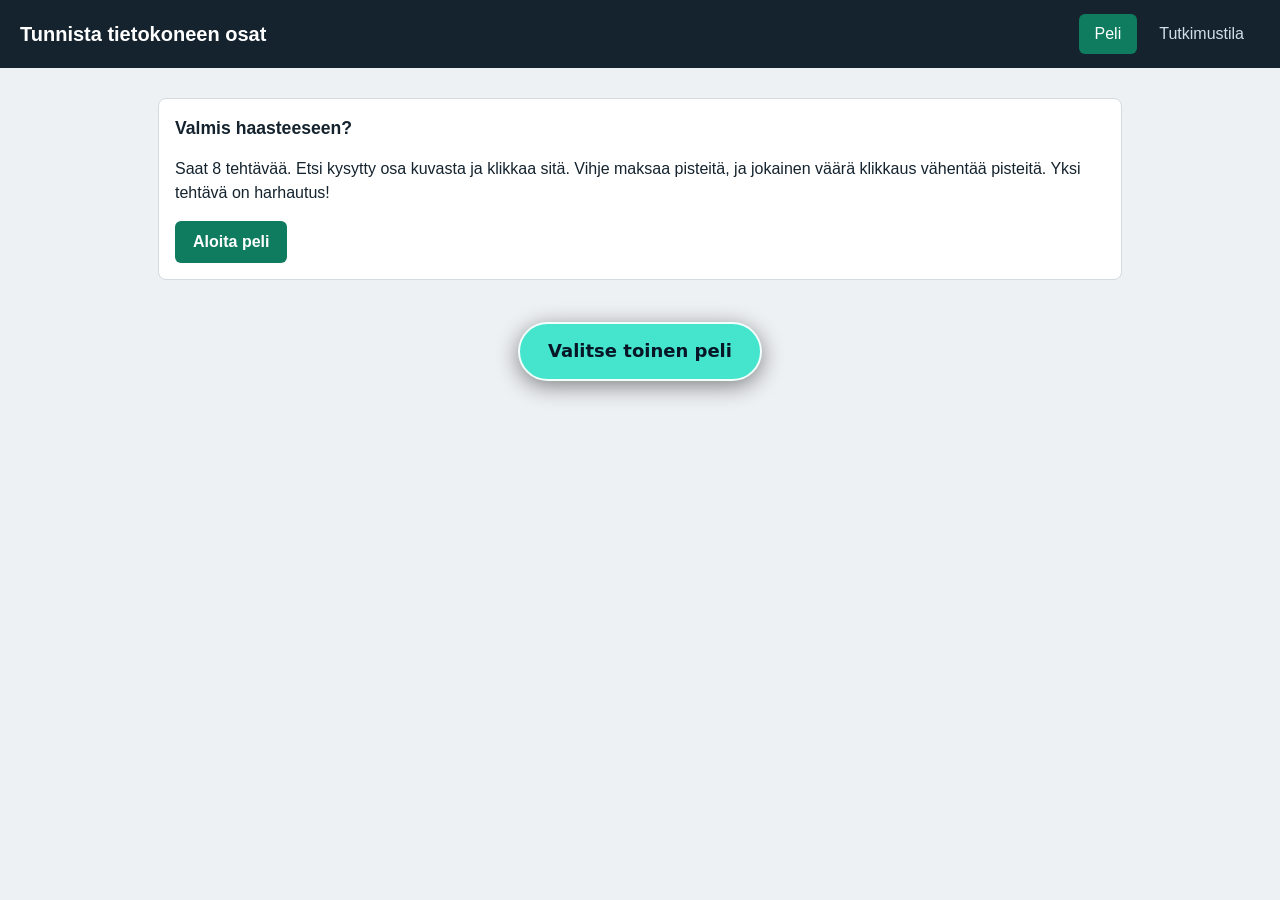
<file: tunnista osat.html>
<!DOCTYPE html>
<html lang="fi">
<head>
<meta charset="UTF-8">
<meta name="viewport" content="width=device-width, initial-scale=1">
<title>Tietokoneen osien tunnistuspeli</title>
<style>
:root{--bg:#eef1f4;--ink:#14232e;--mute:#5b6b78;--card:#fff;--line:#d3dae0;--green:#0f7b5f;--amber:#f2a900;--red:#c8372d}
@media (prefers-color-scheme:dark){:root{--bg:#101a21;--ink:#e8eef2;--mute:#9db0bd;--card:#18252e;--line:#2c3d49}}
*{box-sizing:border-box}
body{margin:0;background:var(--bg);color:var(--ink);font-family:"Segoe UI",Roboto,Helvetica,Arial,sans-serif;line-height:1.5}
header{display:flex;flex-wrap:wrap;align-items:center;justify-content:space-between;gap:12px;padding:14px 20px;background:#14232e;color:#fff}
header h1{margin:0;font-size:1.25rem}
nav{display:flex;gap:6px}
nav button{font:inherit;padding:8px 16px;border:0;border-radius:6px;background:transparent;color:#cfe0ea;cursor:pointer}
nav button[aria-selected=true]{background:var(--green);color:#fff}
nav button:focus-visible,.btn:focus-visible,.hs:focus-visible{outline:3px solid var(--amber);outline-offset:2px}
main{max-width:1000px;margin:0 auto;padding:18px}
.hud{display:flex;flex-wrap:wrap;gap:10px;align-items:center;margin-bottom:12px}
.chip{background:var(--card);border:1px solid var(--line);border-radius:6px;padding:6px 12px;font-weight:600}
.task{font-size:1.2rem;font-weight:600;margin:0 0 10px}
.stage{position:relative;width:100%;aspect-ratio:16/10;border-radius:8px;overflow:hidden;background:#27363f;border:1px solid var(--line)}
.stage img,.stage svg{position:absolute;inset:0;width:100%;height:100%;display:block}
.stage img{object-fit:fill}
.hs{position:absolute;border:2px solid transparent;border-radius:4px;background:transparent;padding:0;cursor:pointer;transition:background .15s,border-color .15s}
.hs:hover,.hs:focus-visible{background:rgba(242,169,0,.22);border-color:var(--amber)}
.hs.ok{background:rgba(15,123,95,.35);border-color:#19c493}
.hs.bad{background:rgba(200,55,45,.35);border-color:var(--red)}
.ping{position:absolute;width:28px;height:28px;margin:-14px 0 0 -14px;border-radius:50%;border:3px solid var(--red);pointer-events:none;animation:ping .6s ease-out forwards}
@keyframes ping{to{transform:scale(1.8);opacity:0}}
@media (prefers-reduced-motion:reduce){.ping{animation:none}}
.bar{display:flex;flex-wrap:wrap;gap:12px;align-items:center;margin-top:12px}
.btn{font:inherit;font-weight:600;padding:9px 18px;border:0;border-radius:6px;background:var(--green);color:#fff;cursor:pointer}
.btn.alt{background:var(--amber);color:#14232e}
.btn:disabled{opacity:.45;cursor:default}
.fb{flex:1;min-width:220px;min-height:1.5em;font-weight:600}
.fb.ok{color:var(--green)}.fb.bad{color:var(--red)}.fb.hint{color:var(--mute)}
.panel{background:var(--card);border:1px solid var(--line);border-radius:8px;padding:16px;margin-top:12px}
.panel h2{margin:0 0 6px;font-size:1.1rem}
.big{font-size:2.4rem;font-weight:700;margin:4px 0}
.tabs2{display:flex;gap:6px;margin-bottom:10px}
.tabs2 button{font:inherit;padding:6px 14px;border:1px solid var(--line);border-radius:6px;background:var(--card);color:var(--ink);cursor:pointer}
.tabs2 button[aria-pressed=true]{background:var(--ink);color:var(--bg)}
.hidden{display:none}
.coord{position:absolute;left:8px;bottom:8px;background:#000c;color:#fff;font:12px monospace;padding:4px 8px;border-radius:4px;pointer-events:none}
</style>
</head>
<body>
<header>
  <h1>Tunnista tietokoneen osat</h1>
  <nav role="tablist">
    <button role="tab" id="tabPeli" aria-selected="true">Peli</button>
    <button role="tab" id="tabKertaus" aria-selected="false">Tutkimustila</button>
  </nav>
</header>

<main>
  <!-- PELI -->
  <section id="peli">
    <div id="start" class="panel">
      <h2>Valmis haasteeseen?</h2>
      <p>Saat 8 tehtävää. Etsi kysytty osa kuvasta ja klikkaa sitä. Vihje maksaa pisteitä, ja jokainen väärä klikkaus vähentää pisteitä. Yksi tehtävä on harhautus!</p>
      <button class="btn" id="startBtn">Aloita peli</button>
    </div>

    <div id="game" class="hidden">
      <div class="hud">
        <span class="chip" id="hudNum">1 / 8</span>
        <span class="chip" id="hudScore">Pisteet: 0</span>
        <span class="chip" id="hudTime">Aika: 0:00</span>
      </div>
      <p class="task" id="taskText"></p>
      <div class="stage" id="stage"></div>
      <div class="bar">
        <button class="btn alt" id="hintBtn">Vihje (−3 p)</button>
        <button class="btn" id="nextBtn" disabled>Seuraava</button>
        <div class="fb" id="fb" aria-live="polite"></div>
      </div>
    </div>

    <div id="end" class="panel hidden">
      <h2>Peli ohi!</h2>
      <div class="big" id="endScore"></div>
      <p id="endInfo"></p>
      <button class="btn" id="againBtn">Pelaa uudelleen</button>
    </div>
  </section>

  <!-- TUTKIMUSTILA -->
  <section id="kertaus" class="hidden">
    <div class="tabs2" id="sceneTabs"></div>
    <p class="task">Klikkaa osaa ja lue, mitä se tekee.</p>
    <div class="stage" id="studyStage"></div>
    <div class="panel" id="info"><h2>Valitse osa kuvasta</h2><p>Siirrä hiiri kuvan päälle, niin näet klikattavat alueet.</p></div>
  </section>
</main>

<script>
/* ============ ASETUKSET ============
   Oikeat valokuvat: laita kuvatiedostot samaan kansioon kuin peli.html
   ja kirjoita tiedostonimi kohtaan "kuva". Jos kuvaa ei löydy, peli
   näyttää sisäänrakennetun piirroskuvan, joten se toimii heti.
   Hotspotit: x, y, w, h ovat prosentteja kuvan koosta (0–100).
   Löydät oikeat arvot avaamalla pelin osoitteella peli.html?kalibroi
   ja klikkaamalla kuvaa: koordinaatit näkyvät kuvan alakulmassa. */
const SCENES = {
  poyta: {
    nimi: "Työpöytä",
    kuva: "tyopoyta.jpg",
    svg: `<defs>
<linearGradient id="wall" x1="0" y1="0" x2="0" y2="1"><stop offset="0" stop-color="#c3d2dd"/><stop offset="1" stop-color="#93a9b9"/></linearGradient>
<linearGradient id="wood" x1="0" y1="0" x2="0" y2="1"><stop offset="0" stop-color="#cfa06a"/><stop offset="1" stop-color="#97693a"/></linearGradient>
<linearGradient id="scr" x1="0" y1="0" x2="1" y2="1"><stop offset="0" stop-color="#3b97e0"/><stop offset="1" stop-color="#1b3b78"/></linearGradient>
<linearGradient id="pbody" x1="0" y1="0" x2="0" y2="1"><stop offset="0" stop-color="#f5f7f8"/><stop offset="1" stop-color="#c5ccd2"/></linearGradient>
<linearGradient id="mouseg" x1="0" y1="0" x2="1" y2="1"><stop offset="0" stop-color="#fafafa"/><stop offset="1" stop-color="#bfc5cb"/></linearGradient>
<filter id="blur"><feGaussianBlur stdDeviation="1.3"/></filter>
</defs>
<rect width="160" height="100" fill="url(#wall)"/>
<rect x="6" y="7" width="13" height="17" rx="1" fill="#f4f1ea" stroke="#6f7d88" stroke-width=".8"/><rect x="8" y="9" width="9" height="13" fill="#e0a45a"/><path d="M8 22 L12 15 L14.5 19 L17 13 V22Z" fill="#7a5a3a"/>
<rect y="46" width="160" height="54" fill="url(#wood)"/><rect y="46" width="160" height="1.4" fill="#e6c08c"/>
<path d="M0 56 Q40 54 80 57 T160 56 M0 68 Q50 66 90 70 T160 68 M0 82 Q40 85 100 81 T160 84 M0 93 Q60 91 160 94" stroke="#8a5f33" stroke-width=".4" fill="none" opacity=".5"/>
<ellipse cx="50" cy="52" rx="34" ry="3" fill="#000" opacity=".22" filter="url(#blur)"/>
<ellipse cx="126" cy="46" rx="24" ry="2.5" fill="#000" opacity=".2" filter="url(#blur)"/>
<path d="M8 49 L9.5 40 H16.5 L18 49Z" fill="#c4633f"/><rect x="8" y="39" width="10" height="2" fill="#a84f30"/>
<ellipse cx="12" cy="33" rx="2.8" ry="6.5" fill="#3f9a56" transform="rotate(-25 12 38)"/><ellipse cx="13" cy="32" rx="2.6" ry="7" fill="#58b36d" transform="rotate(20 13 38)"/><ellipse cx="12.5" cy="31" rx="2.2" ry="7.5" fill="#2f8447"/>
<path d="M94.5 46 C 93 38, 86 44, 80 36" stroke="#2a2f34" stroke-width=".9" fill="none"/>
<rect x="46" y="39" width="8" height="9" fill="#9aa4ac"/><ellipse cx="50" cy="49" rx="14" ry="2.6" fill="#b4bdc4" stroke="#7f8a93" stroke-width=".5"/>
<rect x="19" y="10" width="61" height="30" rx="2.2" fill="#18222c" stroke="#0b1116" stroke-width=".6"/>
<rect x="21" y="12" width="57" height="24" fill="url(#scr)"/><circle cx="66" cy="21" r="7" fill="#fff" opacity=".12"/><path d="M21 36 L21 29 Q36 24 50 29 T78 26 V36Z" fill="#12306a" opacity=".55"/>
<rect x="24" y="15" width="24" height="15" rx="1" fill="#eef3f8"/><rect x="24" y="15" width="24" height="3" rx="1" fill="#3a6db0"/><circle cx="26" cy="16.5" r=".6" fill="#fff"/><rect x="26" y="20" width="16" height="1.2" fill="#9db3c9"/><rect x="26" y="22.5" width="19" height="1.2" fill="#c3d1df"/><rect x="26" y="25" width="12" height="1.2" fill="#c3d1df"/>
<rect x="52" y="17" width="22" height="11" rx="1" fill="#1d2b3a" opacity=".85"/><path d="M54 25 L58 21 L61 24 L65 19 L72 26" stroke="#4fe0b0" stroke-width=".8" fill="none"/>
<rect x="21" y="33" width="57" height="3" fill="#0d1b30"/><rect x="22" y="34" width="3" height="1" fill="#4aa3ff"/><rect x="26" y="34" width="2" height="1" fill="#e0e8f0"/><rect x="29" y="34" width="2" height="1" fill="#e0e8f0"/>
<circle cx="50" cy="38" r=".6" fill="#38d37a"/>
<rect x="24" y="56" width="54" height="9" rx="1.2" fill="#dfe3e7" stroke="#9aa3ab" stroke-width=".4"/>
<path d="M25.5 58.2 H76.5 M25.5 60.4 H76.5 M25.5 62.6 H76.5" stroke="#8d97a0" stroke-width="1.4" stroke-dasharray="2.6 .6" fill="none"/><rect x="38" y="63.4" width="22" height="1.2" fill="#8d97a0"/>
<ellipse cx="94.5" cy="52" rx="5.2" ry="6" fill="url(#mouseg)" stroke="#7d8790" stroke-width=".5"/><path d="M89.5 51 H99.5 M94.5 46 V51" stroke="#8d97a0" stroke-width=".4" fill="none"/><rect x="93.8" y="47.4" width="1.4" height="3" rx=".7" fill="#5c6670"/>
<rect x="112" y="18" width="29" height="12" fill="#fff" stroke="#b6bec5" stroke-width=".5"/><path d="M114 21 H132 M114 23.5 H136 M114 26 H128" stroke="#cdd5db" stroke-width=".5"/>
<rect x="106" y="28" width="41" height="16" rx="2.2" fill="url(#pbody)" stroke="#8f99a2" stroke-width=".6"/><rect x="108" y="30" width="37" height="5" rx="1" fill="#dde2e6"/><rect x="112" y="37" width="29" height="2.4" rx="1" fill="#2b343b"/>
<rect x="115" y="38.3" width="23" height="5.5" fill="#fff" stroke="#c0c8ce" stroke-width=".4"/><path d="M117 40.5 H131" stroke="#9db3c9" stroke-width=".5"/>
<circle cx="143" cy="32.5" r="1" fill="#38d37a"/><rect x="109" y="31.5" width="10" height="2" rx=".6" fill="#2d6a8a"/>
<ellipse cx="120" cy="66.6" rx="10" ry="2" fill="#000" opacity=".2"/><ellipse cx="120" cy="65.8" rx="9" ry="1.8" fill="#f3efe7" stroke="#cfc8b8" stroke-width=".4"/>
<path d="M127 58.5 q5.5 0 3.6 3.6 q-1 2.1 -4 2.1" stroke="#c0553a" stroke-width="1.5" fill="none"/>
<path d="M113 57 h14 v3.5 a7 5.5 0 0 1 -14 0 z" fill="#d06043"/><path d="M114.5 58 v3" stroke="#e98a6c" stroke-width="1" opacity=".7"/>
<ellipse cx="120" cy="57" rx="7" ry="1.7" fill="#4a2a18" stroke="#efe3cf" stroke-width=".5"/>
<path d="M117.5 55 q-1.5 -2 0 -4 M122 55 q-1.5 -2 0 -4" stroke="#fff" stroke-width=".7" opacity=".55" fill="none"/>`
  },
  sisus: {
    nimi: "Tietokoneen sisus",
    kuva: "sisus.jpg",
    svg: `<defs>
<linearGradient id="pcb" x1="0" y1="0" x2="1" y2="1"><stop offset="0" stop-color="#238f68"/><stop offset="1" stop-color="#0e5640"/></linearGradient>
<linearGradient id="fin" x1="0" y1="0" x2="1" y2="0"><stop offset="0" stop-color="#d8dee2"/><stop offset=".5" stop-color="#8d98a1"/><stop offset="1" stop-color="#d8dee2"/></linearGradient>
<linearGradient id="gpug" x1="0" y1="0" x2="0" y2="1"><stop offset="0" stop-color="#39424b"/><stop offset="1" stop-color="#14181d"/></linearGradient>
<linearGradient id="psug" x1="0" y1="0" x2="0" y2="1"><stop offset="0" stop-color="#525c66"/><stop offset="1" stop-color="#262c32"/></linearGradient>
<linearGradient id="ramg" x1="0" y1="0" x2="0" y2="1"><stop offset="0" stop-color="#a24cff"/><stop offset="1" stop-color="#27d3ff"/></linearGradient>
<pattern id="fins" width="1.8" height="4" patternUnits="userSpaceOnUse"><rect x="1.2" width=".6" height="4" fill="#5f6a74"/></pattern>
<filter id="blur"><feGaussianBlur stdDeviation="2"/></filter>
<g id="fan"><circle r="13" fill="#0d1115"/>
<g fill="#3d4854"><ellipse cy="-7" rx="3.6" ry="6.5"/><ellipse cy="-7" rx="3.6" ry="6.5" transform="rotate(51)"/><ellipse cy="-7" rx="3.6" ry="6.5" transform="rotate(103)"/><ellipse cy="-7" rx="3.6" ry="6.5" transform="rotate(154)"/><ellipse cy="-7" rx="3.6" ry="6.5" transform="rotate(206)"/><ellipse cy="-7" rx="3.6" ry="6.5" transform="rotate(257)"/><ellipse cy="-7" rx="3.6" ry="6.5" transform="rotate(309)"/></g>
<circle r="3.8" fill="#1e252d" stroke="#566370" stroke-width=".6"/></g>
</defs>
<rect width="160" height="100" fill="#10141a"/><rect x="2" y="2" width="156" height="96" rx="2" fill="#1b222b"/>
<rect x="2" y="64" width="52" height="34" fill="#0f1317"/>
<ellipse cx="96" cy="72" rx="46" ry="5" fill="#3fe0a8" opacity=".25" filter="url(#blur)"/>
<rect x="10" y="8" width="32" height="32" rx="3" fill="#232b34" stroke="#0b0e12" stroke-width=".6"/><use href="#fan" transform="translate(26,24) scale(1.05)"/>
<rect x="45" y="10" width="9" height="28" fill="#aeb6bd"/><rect x="46" y="12" width="5" height="4" fill="#3b7bd9"/><rect x="46" y="18" width="5" height="4" fill="#e05252"/><rect x="46" y="24" width="5" height="4" fill="#38c07a"/><rect x="46" y="30" width="5" height="4" fill="#e6c23a"/>
<rect x="54" y="8" width="96.4" height="84" rx="1.5" fill="url(#pcb)" stroke="#0a3d2d" stroke-width=".6"/>
<path d="M58 50 H90 V54 H130 M58 90 H100 V80 M140 48 V90 M104 50 V56 M136 10 V50 H146" stroke="#4fd1a0" stroke-width=".5" fill="none" opacity=".35"/>
<g fill="#4fd1a0" opacity=".5"><circle cx="60" cy="52" r=".9"/><circle cx="140" cy="60" r=".9"/><circle cx="140" cy="76" r=".9"/><circle cx="64" cy="88" r=".9"/></g>
<rect x="56" y="11" width="6" height="34" rx="1" fill="#2c353e"/><rect x="64" y="9.5" width="54" height="6" rx="1" fill="#2c353e"/><path d="M57 14 H61 M57 18 H61 M57 22 H61 M57 26 H61 M57 30 H61 M57 34 H61 M57 38 H61" stroke="#59646f" stroke-width=".5"/>
<rect x="64" y="22" width="25.6" height="24" rx="1.5" fill="url(#fin)"/><rect x="64" y="22" width="25.6" height="24" rx="1.5" fill="url(#fins)"/>
<circle cx="76.8" cy="34" r="10.8" fill="#0d1115" stroke="#222a32" stroke-width="1"/><use href="#fan" transform="translate(76.8,34) scale(.79)"/>
<rect x="70" y="49" width="20" height="5" rx="1" fill="#3a444d"/><rect x="72" y="50" width="16" height="1" fill="#5d6a76"/>
<rect x="93.5" y="16" width="14.5" height="32" rx=".8" fill="#0f1418"/>
<rect x="95" y="17" width="4.2" height="30" rx=".6" fill="#2b333c"/><rect x="95.3" y="17" width="1" height="30" fill="url(#ramg)"/>
<rect x="101.5" y="17" width="4.2" height="30" rx=".6" fill="#2b333c"/><rect x="101.8" y="17" width="1" height="30" fill="url(#ramg)"/>
<rect x="109" y="17" width="3" height="30" fill="#0d1115"/><rect x="114" y="17" width="3" height="30" fill="#0d1115"/>
<rect x="121" y="26" width="12" height="12" rx="1" fill="#2d363f"/><path d="M123 28 H131 M123 31 H131 M123 34 H131" stroke="#566370" stroke-width=".5"/>
<rect x="143" y="17" width="5.5" height="27" rx=".6" fill="#ececec" stroke="#9aa3ab" stroke-width=".4"/>
<path d="M51.2 84 C 96 99, 160 98, 145.7 43" stroke="#0b0e11" stroke-width="3.6" fill="none"/>
<path d="M51.2 84 C 96 99, 160 98, 145.7 43" stroke="#e0b11a" stroke-width=".7" stroke-dasharray="2 1.4" fill="none"/>
<rect x="57.6" y="57" width="76.8" height="14" rx="1.6" fill="url(#gpug)" stroke="#080b0e" stroke-width=".6"/>
<path d="M59.5 58.4 H132.5" stroke="#3fe0a8" stroke-width=".7"/>
<g><circle cx="72" cy="64.3" r="5.8" fill="#0d1115" stroke="#080b0e" stroke-width=".4"/><use href="#fan" transform="translate(72,64.3) scale(.43)"/>
<circle cx="96" cy="64.3" r="5.8" fill="#0d1115" stroke="#080b0e" stroke-width=".4"/><use href="#fan" transform="translate(96,64.3) scale(.43)"/>
<circle cx="120" cy="64.3" r="5.8" fill="#0d1115" stroke="#080b0e" stroke-width=".4"/><use href="#fan" transform="translate(120,64.3) scale(.43)"/></g>
<rect x="54" y="56" width="3.6" height="16" fill="#b7bec4"/><rect x="124" y="55.4" width="8" height="2" fill="#111"/>
<rect x="6.4" y="66" width="44.8" height="28" rx="2" fill="url(#psug)" stroke="#0b0e11" stroke-width=".7"/>
<circle cx="22" cy="80" r="11.6" fill="#161b20"/><circle cx="22" cy="80" r="9.5" fill="none" stroke="#3b444d" stroke-width=".5"/><circle cx="22" cy="80" r="6.5" fill="none" stroke="#3b444d" stroke-width=".5"/>
<use href="#fan" transform="translate(22,80) scale(.7)"/><path d="M10.4 80 H33.6 M22 68.4 V91.6" stroke="#3b444d" stroke-width=".5"/>
<rect x="37" y="70" width="12" height="20" rx="1" fill="#151a1f"/><rect x="38.3" y="72" width="9.4" height="4.5" rx=".8" fill="#2fb67f"/><path d="M38.5 79 H47.5 M38.5 81.5 H47.5 M38.5 84 H44" stroke="#6f7c88" stroke-width=".7"/>
<circle cx="9.5" cy="69" r=".9" fill="#aab3bb"/><circle cx="48" cy="91" r=".9" fill="#aab3bb"/>
<polygon points="100,2 130,2 60,98 30,98" fill="#fff" opacity=".035"/>`
  }
};

/* Osat: tehtävä, vihje ja selitys (tutkimustilaa varten) */
const PARTS = [
  {id:"naytto", scene:"poyta", nimi:"Näyttö", x:12,y:10,w:38,h:30,
   tehtava:"Etsi tietokoneen näyttö.", vihje:"Se on tulostuslaite, jolla näet kuvan.",
   info:"Näyttö on tulostuslaite (ulostulo). Se näyttää näytönohjaimelta tulevan kuvan. Tärkeitä ominaisuuksia ovat koko tuumina, tarkkuus (esim. 1920×1080) ja virkistystaajuus (Hz)."},
  {id:"hiiri", scene:"poyta", nimi:"Hiiri", x:55.5,y:46,w:7,h:12,
   tehtava:"Etsi hiiri.", vihje:"Pieni syöttölaite, jolla ohjataan osoitinta, näppäimistön oikealla puolella.",
   info:"Hiiri on syöttölaite (sisääntulo). Sillä liikutetaan osoitinta ja klikataan. Hiiri voi olla langallinen tai langaton (Bluetooth/USB-vastaanotin)."},
  {id:"tulostin", scene:"poyta", nimi:"Tulostin", x:66,y:18,w:26,h:26,
   tehtava:"Etsi tulostin.", vihje:"Laite, josta tulee paperia ulos. Se on pöydän oikeassa reunassa.",
   info:"Tulostin siirtää tiedoston paperille. Se on tulostuslaite. Mustesuihkutulostin ruiskuttaa mustetta ja lasertulostin käyttää värijauhetta."},
  {id:"kahvi", scene:"poyta", nimi:"Kahvikuppi (harhautus)", x:69,y:55,w:12,h:12,
   tehtava:"Harhautus! Klikkaa kuvasta esine, joka EI ole tietokoneen osa.", vihje:"Siitä juodaan lämmintä juomaa.",
   info:"Kahvikuppi ei kuulu tietokoneeseen. Se on silti hyvä muistutus: nesteet ja elektroniikka eivät sovi yhteen, ja läikkynyt kahvi voi tuhota näppäimistön."},
  {id:"jaahdytin", scene:"sisus", nimi:"Prosessorin jäähdytin", x:40,y:22,w:16,h:24,
   tehtava:"Etsi prosessorin jäähdytyselementti ja tuuletin.", vihje:"Emolevyn yläosassa, metallinen siilimäinen osa ja pyörivä tuuletin.",
   info:"Prosessori (CPU) on tietokoneen aivot ja kuumenee laskiessaan. Jäähdytyselementti johtaa lämmön pois ja tuuletin puhaltaa sen ilmaan. Ilman jäähdytystä prosessori ylikuumenisi."},
  {id:"ram", scene:"sisus", nimi:"Muistikampa (RAM)", x:59,y:17,w:8,h:30,
   tehtava:"Etsi käyttömuistia eli RAM-muistikampa.", vihje:"Ohuet pitkulaiset piirilevyt jäähdyttimen vieressä, usein pareittain.",
   info:"RAM on käyttömuisti, johon tietokone tallentaa tilapäisesti sen, mitä juuri nyt tarvitaan. Se tyhjenee, kun virta katkeaa. Lisää muistia = enemmän ohjelmia auki yhtä aikaa."},
  {id:"gpu", scene:"sisus", nimi:"Näytönohjain (GPU)", x:36,y:57,w:48,h:14,
   tehtava:"Etsi näytönohjain.", vihje:"Leveä lisäkortti, jossa on yksi tai useampi tuuletin. Näyttökaapeli kytketään siihen.",
   info:"Näytönohjain (GPU) piirtää kuvan näytölle. Se on tärkeä peleissä, 3D-grafiikassa ja videoeditoinnissa. Joissain koneissa grafiikka on prosessorin sisällä."},
  {id:"psu", scene:"sisus", nimi:"Virtalähde (PSU)", x:4,y:66,w:28,h:28,
   tehtava:"Etsi virtalähde.", vihje:"Kotelon alakulmassa oleva laatikko, josta lähtee paljon kaapeleita.",
   info:"Virtalähde muuttaa seinäpistokkeen vaihtovirran tasavirraksi ja jakaa sen emolevylle, näytönohjaimelle ja levyille. Sen teho mitataan watteina (W)."}
];

const $ = id => document.getElementById(id);
const CAL = location.search.includes("kalibroi");

/* Rakentaa kuvan, hotspotit ja varakuvan */
function buildStage(el, sceneKey, onClick){
  const s = SCENES[sceneKey];
  el.innerHTML = "";
  const svg = document.createElementNS("http://www.w3.org/2000/svg","svg");
  svg.setAttribute("viewBox","0 0 160 100"); svg.setAttribute("preserveAspectRatio","xMidYMid slice");
  svg.innerHTML = s.svg; el.appendChild(svg);
  const img = new Image(); img.alt = s.nimi; img.draggable = false;
  img.onload = () => el.insertBefore(img, svg.nextSibling);
  img.src = s.kuva;
  PARTS.filter(p => p.scene === sceneKey).forEach(p => {
    const b = document.createElement("button");
    b.className = "hs"; b.dataset.id = p.id;
    b.style.cssText = `left:${p.x}%;top:${p.y}%;width:${p.w}%;height:${p.h}%`;
    b.setAttribute("aria-label", "Alue kuvassa");
    b.onclick = e => onClick(p, b, e);
    el.appendChild(b);
  });
  if (CAL){
    const c = document.createElement("div"); c.className = "coord"; c.textContent = "Kalibrointi: klikkaa kuvaa";
    el.appendChild(c);
    el.addEventListener("click", e => {
      const r = el.getBoundingClientRect();
      c.textContent = `x: ${((e.clientX-r.left)/r.width*100).toFixed(1)}  y: ${((e.clientY-r.top)/r.height*100).toFixed(1)}`;
    }, true);
  }
}

/* ========== PELI ========== */
let order, idx, score, wrong, hinted, solved, t0, timer, extraWrong;

function shuffleKeepScenes(){
  // pöytätehtävät ensin, sitten sisus; järjestys kussakin sekoitetaan
  const sh = a => a.map(v=>[Math.random(),v]).sort((a,b)=>a[0]-b[0]).map(x=>x[1]);
  return [...sh(PARTS.filter(p=>p.scene==="poyta")), ...sh(PARTS.filter(p=>p.scene==="sisus"))];
}
function fmt(s){return Math.floor(s/60)+":"+String(s%60).padStart(2,"0")}

function startGame(){
  order = shuffleKeepScenes(); idx = 0; score = 0; extraWrong = 0;
  $("start").classList.add("hidden"); $("end").classList.add("hidden"); $("game").classList.remove("hidden");
  t0 = Date.now(); clearInterval(timer);
  timer = setInterval(()=>{ $("hudTime").textContent = "Aika: " + fmt(Math.floor((Date.now()-t0)/1000)); }, 500);
  showTask();
}
function showTask(){
  const p = order[idx]; wrong = 0; hinted = false; solved = false;
  $("hudNum").textContent = `${idx+1} / ${order.length}`;
  $("hudScore").textContent = "Pisteet: " + score;
  $("taskText").textContent = p.tehtava;
  $("fb").textContent = ""; $("fb").className = "fb";
  $("nextBtn").disabled = true; $("hintBtn").disabled = false;
  $("nextBtn").textContent = idx === order.length-1 ? "Näytä tulos" : "Seuraava";
  buildStage($("stage"), p.scene, (part, btn, e) => {
    if (solved) return;
    if (part.id === p.id){
      solved = true;
      const pts = Math.max(10 - 3*wrong - (hinted?3:0), 1);
      score += pts;
      btn.classList.add("ok");
      $("fb").textContent = `Oikein! ${part.nimi}. +${pts} pistettä. ${part.info.split(". ")[0]}.`;
      $("fb").className = "fb ok";
      $("nextBtn").disabled = false; $("hintBtn").disabled = true;
      $("hudScore").textContent = "Pisteet: " + score;
      $("nextBtn").focus();
    } else {
      wrong++; extraWrong++;
      btn.classList.add("bad");
      const r = $("stage").getBoundingClientRect();
      const ping = document.createElement("div"); ping.className = "ping";
      ping.style.left = (e.clientX-r.left)+"px"; ping.style.top = (e.clientY-r.top)+"px";
      $("stage").appendChild(ping); setTimeout(()=>ping.remove(), 600);
      setTimeout(()=>btn.classList.remove("bad"), 900);
      $("fb").textContent = `Ei ole. Tämä on: ${part.nimi}. Yritä uudelleen (−3 p).`;
      $("fb").className = "fb bad";
    }
  });
}
function hint(){
  hinted = true; $("hintBtn").disabled = true;
  $("fb").textContent = "Vihje: " + order[idx].vihje; $("fb").className = "fb hint";
}
function next(){
  if (idx < order.length-1){ idx++; showTask(); }
  else endGame();
}
function endGame(){
  clearInterval(timer);
  const secs = Math.floor((Date.now()-t0)/1000), max = order.length*10;
  $("game").classList.add("hidden"); $("end").classList.remove("hidden");
  $("endScore").textContent = `${score} / ${max} pistettä`;
  const arvio = score >= max*0.85 ? "Erinomaista! Olet tietokoneen osien asiantuntija." :
                score >= max*0.6 ? "Hyvä tulos! Kertaa vielä tutkimustilassa osat, jotka tuottivat vaikeuksia." :
                "Hyvä alku! Käy tutkimustilassa lukemassa osien tehtävät ja yritä uudelleen.";
  $("endInfo").textContent = `Aika ${fmt(secs)}, vääriä klikkauksia ${extraWrong}. ${arvio}`;
}

/* ========== TUTKIMUSTILA ========== */
let studyScene = "poyta";
function showStudy(key){
  studyScene = key;
  $("sceneTabs").innerHTML = "";
  Object.entries(SCENES).forEach(([k,s]) => {
    const b = document.createElement("button");
    b.textContent = s.nimi; b.setAttribute("aria-pressed", k===key);
    b.onclick = () => showStudy(k);
    $("sceneTabs").appendChild(b);
  });
  buildStage($("studyStage"), key, (p, btn) => {
    document.querySelectorAll("#studyStage .hs").forEach(h=>h.classList.remove("ok"));
    btn.classList.add("ok");
    $("info").innerHTML = `<h2></h2><p></p>`;
    $("info").querySelector("h2").textContent = p.nimi;
    $("info").querySelector("p").textContent = p.info;
  });
}

/* ========== VÄLILEHDET ========== */
function tab(which){
  const peli = which === "peli";
  $("peli").classList.toggle("hidden", !peli); $("kertaus").classList.toggle("hidden", peli);
  $("tabPeli").setAttribute("aria-selected", peli); $("tabKertaus").setAttribute("aria-selected", !peli);
  if (!peli) showStudy(studyScene);
}
$("tabPeli").onclick = () => tab("peli");
$("tabKertaus").onclick = () => tab("kertaus");
$("startBtn").onclick = startGame; $("againBtn").onclick = startGame;
$("hintBtn").onclick = hint; $("nextBtn").onclick = next;
</script>

<!-- Vibe-pelit: yhteinen paluupainike ja käyttämättömyysohjaus -->
<style id="vibe-navigation-style">
  #vibe-back-to-games-wrap { width:100%; max-width:100%; box-sizing:border-box; display:flex; justify-content:center; align-items:center; margin:24px auto 30px; padding:0 16px; grid-column:1 / -1; flex-shrink:0; }
  #vibe-back-to-games { display:inline-flex!important; align-items:center!important; justify-content:center!important; box-sizing:border-box!important; background:#44e5cc!important; color:#071627!important; border:2px solid #f2fffd!important; border-radius:999px!important; padding:16px 28px!important; font:800 18px/1.25 system-ui,Arial,sans-serif!important; text-decoration:none!important; box-shadow:0 5px 22px #0007!important; max-width:100%!important; min-height:56px!important; cursor:pointer!important; text-align:center!important; }
  #vibe-back-to-games:hover,#vibe-back-to-games:focus-visible {background:#a5fff0!important;outline:3px solid #ffffff!important;outline-offset:2px!important;}
  @media(max-width:420px){#vibe-back-to-games {font-size:17px!important;padding:15px 22px!important;}}
</style>
<div id="vibe-back-to-games-wrap"><a id="vibe-back-to-games" href="index.html" aria-label="Valitse toinen peli">Valitse toinen peli</a></div>
<script id="vibe-idle-navigation">
(function () {
  'use strict';
  const IDLE_AFTER_MS = 60 * 1000; // Muuta aikaa tästä (millisekuntia).
  let lastActivity = Date.now();
  let timeoutId;
  function goToGames() { window.location.replace('index.html'); }
  function resetIdleCountdown() {
    lastActivity = Date.now();
    window.clearTimeout(timeoutId);
    timeoutId = window.setTimeout(goToGames, IDLE_AFTER_MS);
  }
  ['pointerdown', 'pointermove', 'keydown', 'touchstart', 'wheel'].forEach(function(type) {
    document.addEventListener(type, resetIdleCountdown, {passive:true, capture:true});
  });
  // Tarkistetaan aika myös, kun selain palautuu taustalta.
  document.addEventListener('visibilitychange', function() {
    if (!document.hidden && Date.now() - lastActivity >= IDLE_AFTER_MS) goToGames();
  });
  resetIdleCountdown();
})();
</script>
</body>
</html>
</file>
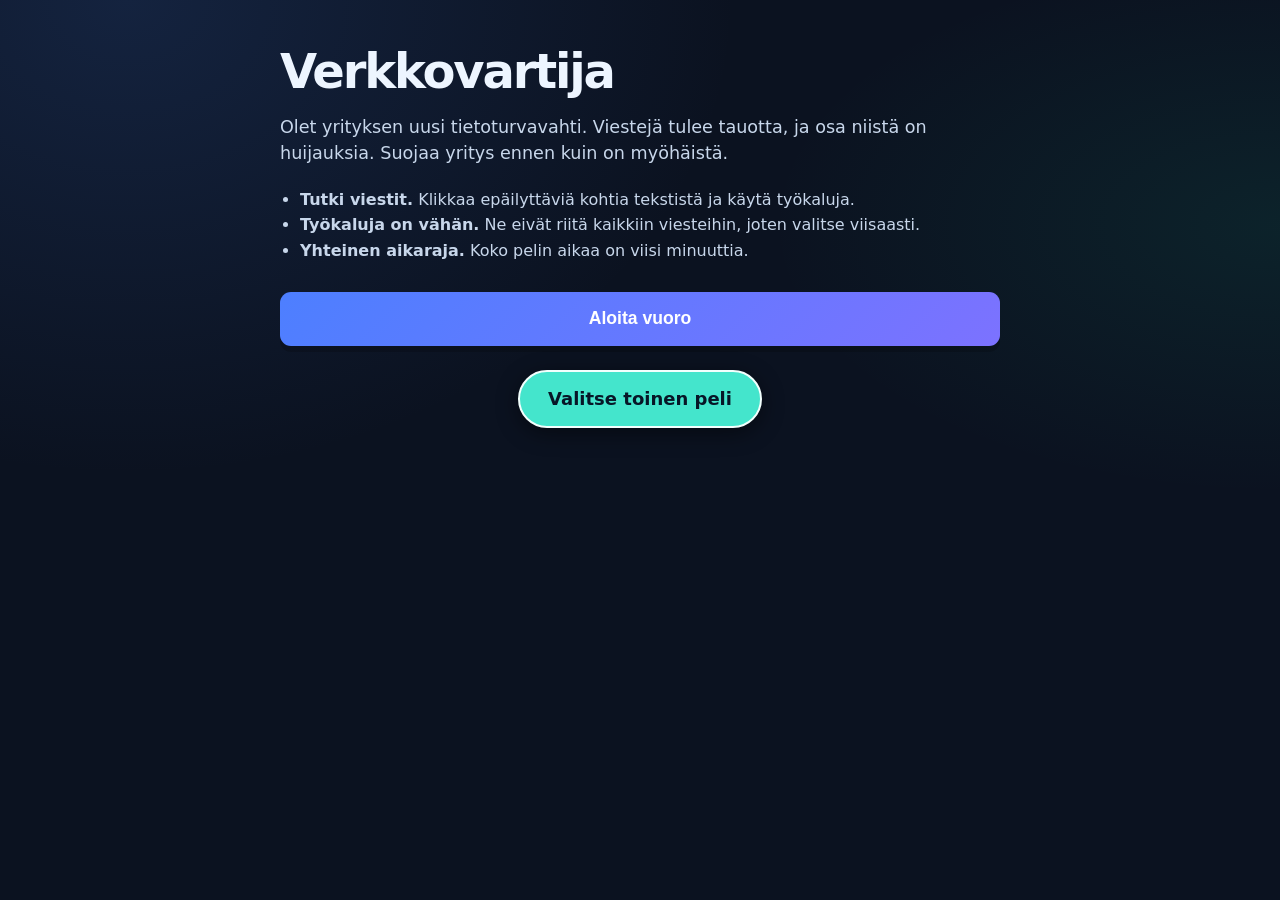
<file: verkkovartija.html>
<!DOCTYPE html>
<html lang="fi">
<head>
  <meta charset="UTF-8">
  <meta name="viewport" content="width=device-width, initial-scale=1">
  <title>Verkkovartija</title>
  <link rel="stylesheet" href="verkkovartija/style.css">
</head>
<body data-naytto="naytto-aloitus">
  <div class="varoitus piilossa" id="passiivisuus-varoitus" role="alert"></div>
  <main class="peli">

    <!-- Yläpalkki näkyy koko pelin ajan (paitsi aloitusruudussa) -->
    <header class="ylapalkki">
      <div>Pisteet: <strong id="pisteet">0</strong></div>
      <div class="mittari">Aika: <strong id="aika-teksti">300 s</strong>
        <div class="palkki"><div class="taytto aika" id="aika-taytto"></div></div>
      </div>
      <div class="mittari">Tietoturva: <strong id="turva-teksti">100 %</strong>
        <div class="palkki"><div class="taytto turva" id="turva-taytto"></div></div>
      </div>
    </header>

    <!-- NÄYTTÖ 1: aloitus -->
    <section class="naytto" id="naytto-aloitus">
      <h1>Verkkovartija</h1>
      <p class="johdanto">Olet yrityksen uusi tietoturvavahti. Viestejä tulee tauotta, ja osa niistä on huijauksia. Suojaa yritys ennen kuin on myöhäistä.</p>
      <ul class="ohjeet">
        <li><strong>Tutki viestit.</strong> Klikkaa epäilyttäviä kohtia tekstistä ja käytä työkaluja.</li>
        <li><strong>Työkaluja on vähän.</strong> Ne eivät riitä kaikkiin viesteihin, joten valitse viisaasti.</li>
        <li><strong>Yhteinen aikaraja.</strong> Koko pelin aikaa on viisi minuuttia.</li>
      </ul>
      <button class="nappi aloita" id="nappi-aloita">Aloita vuoro</button>
    </section>

    <!-- NÄYTTÖ 2: viestiaalto -->
    <section class="naytto piilossa" id="naytto-viestit">
      <p class="aaltorivi" id="aaltorivi"></p>

      <article class="viesti">
        <p class="viesti-tyyppi" id="viesti-tyyppi"></p>
        <p class="lahettaja-rivi">Lähettäjä: <span class="paljasta" id="lahettaja"></span></p>
        <h2 id="viesti-otsikko"></h2>
        <p class="viesti-teksti" id="viesti-teksti"></p>
        <button class="linkki piilossa" id="linkki"></button>
      </article>

      <div class="tyokalut">
        <button class="tyokalu" id="tyo-lahettaja"></button>
        <button class="tyokalu" id="tyo-linkki"></button>
        <button class="tyokalu" id="tyo-kollega"></button>
      </div>

      <p class="tilarivi" id="tilarivi"></p>

      <section class="loki">
        <h3>Tutkimusloki</h3>
        <ul id="loki-lista"></ul>
      </section>

      <p class="selitys piilossa" id="selitys"></p>

      <div class="napit">
        <button class="nappi aito" id="nappi-aito">Aito</button>
        <button class="nappi huijaus" id="nappi-huijaus">Huijaus</button>
        <button class="nappi seuraava piilossa" id="nappi-seuraava">Seuraava viesti</button>
      </div>
    </section>

    <!-- NÄYTTÖ: salasanapaja (mini-peli) -->
    <section class="naytto piilossa" id="naytto-salasana">
      <p class="huomio" id="salasana-huomio"></p>
      <h2>Salasanapaja</h2>
      <p>Huijari yrittää murtaa palvelimen salasanan. Keksi salasana, jota hän ei saa auki. Älä käytä oikeaa salasanaasi!</p>
      <input class="salasana-kentta" id="salasana-kentta" type="text" maxlength="40"
             autocomplete="off" spellcheck="false" placeholder="Kirjoita salasana tähän">
      <p class="murtorivi">Arvioitu murtoaika: <strong id="murtoaika">-</strong></p>
      <div class="palkki iso"><div class="taytto taso0" id="vahvuus-taytto"></div></div>
      <p class="vahvuus-teksti" id="vahvuus-teksti"></p>
      <ul class="vihjelista" id="salasana-vihjeet"></ul>
      <button class="nappi seuraava" id="nappi-lukitse">Lukitse salasana</button>
    </section>

    <!-- NÄYTTÖ: bugi koodissa (mini-peli) -->
    <section class="naytto piilossa" id="naytto-bugi">
      <p class="huomio" id="bugi-huomio"></p>
      <h2>Bugi koodissa</h2>
      <p class="aaltorivi" id="bugi-laskuri"></p>
      <p id="bugi-tehtava"></p>
      <div class="koodi" id="bugi-koodi"></div>
      <p class="selitys piilossa" id="bugi-selitys"></p>
      <button class="nappi seuraava piilossa" id="bugi-seuraava">Seuraava</button>
    </section>

    <!-- NÄYTTÖ: loppuhyökkäys -->
    <section class="naytto piilossa" id="naytto-finaali">
      <p class="huomio" id="finaali-huomio"></p>
      <h2>Verkkohyökkäys!</h2>
      <p id="finaali-ohje">Haittaohjelma leviää verkossa. Eristä tartunnan saaneet koneet klikkaamalla niitä. Älä eristä puhtaita koneita!</p>
      <p class="aaltorivi" id="finaali-laskuri"></p>
      <div class="verkko" id="finaali-verkko" aria-label="Verkon tietokoneet"></div>
      <p class="selitys piilossa" id="finaali-palaute" role="status"></p>
      <button class="nappi seuraava piilossa" id="finaali-valmis">Jatka</button>
    </section>

    <!-- NÄYTTÖ 3: välinäyttö (mini-pelit ja loppuhyökkäys tulevat tähän) -->
    <section class="naytto piilossa" id="naytto-valiaika">
      <p class="huomio" id="valiaika-huomio"></p>
      <h2 id="valiaika-otsikko"></h2>
      <p id="valiaika-teksti"></p>
      <button class="nappi seuraava" id="nappi-jatka">Jatka</button>
    </section>

    <!-- NÄYTTÖ 4: loppuruutu -->
    <section class="naytto piilossa" id="naytto-loppu">
      <h2 id="loppu-otsikko"></h2>
      <p class="arvosana" id="loppu-arvosana"></p>
      <p>Pisteet: <strong id="loppu-pisteet"></strong></p>
      <h3>Missä onnistuit</h3>
      <ul id="loppu-tilasto"></ul>
      <div class="suositus">
        <h3 id="suositus-otsikko"></h3>
        <p id="suositus-teksti"></p>
      </div>
      <button class="nappi seuraava" id="nappi-uudelleen">Pelaa uudelleen</button>
    </section>

    <div id="vibe-back-to-games-wrap"><a id="vibe-back-to-games" href="index.html" aria-label="Valitse toinen peli">Valitse toinen peli</a></div>
  </main>

  <script src="verkkovartija/messages.js"></script>
  <script src="verkkovartija/script.js"></script>
  <script src="verkkovartija/salasana.js"></script>
  <script src="verkkovartija/bugi.js"></script>
  <script src="verkkovartija/finaali.js"></script>

<!-- Vibe-pelit: yhteinen paluupainike ja käyttämättömyysohjaus -->
<style id="vibe-navigation-style">
  #vibe-back-to-games-wrap { width:100%; max-width:100%; box-sizing:border-box; display:flex; justify-content:center; align-items:center; margin:24px auto 30px; padding:0 16px; grid-column:1 / -1; flex-shrink:0; }
  #vibe-back-to-games { display:inline-flex!important; align-items:center!important; justify-content:center!important; box-sizing:border-box!important; background:#44e5cc!important; color:#071627!important; border:2px solid #f2fffd!important; border-radius:999px!important; padding:16px 28px!important; font:800 18px/1.25 system-ui,Arial,sans-serif!important; text-decoration:none!important; box-shadow:0 5px 22px #0007!important; max-width:100%!important; min-height:56px!important; cursor:pointer!important; text-align:center!important; }
  #vibe-back-to-games:hover,#vibe-back-to-games:focus-visible {background:#a5fff0!important;outline:3px solid #ffffff!important;outline-offset:2px!important;}
  @media(max-width:420px){#vibe-back-to-games {font-size:17px!important;padding:15px 22px!important;}}
</style>

<script id="vibe-idle-navigation">
(function () {
  'use strict';
  const IDLE_AFTER_MS = 60 * 1000; // Muuta aikaa tästä (millisekuntia).
  let lastActivity = Date.now();
  let timeoutId;
  function goToGames() { window.location.replace('index.html'); }
  function resetIdleCountdown() {
    lastActivity = Date.now();
    window.clearTimeout(timeoutId);
    timeoutId = window.setTimeout(goToGames, IDLE_AFTER_MS);
  }
  ['pointerdown', 'pointermove', 'keydown', 'touchstart', 'wheel'].forEach(function(type) {
    document.addEventListener(type, resetIdleCountdown, {passive:true, capture:true});
  });
  // Tarkistetaan aika myös, kun selain palautuu taustalta.
  document.addEventListener('visibilitychange', function() {
    if (!document.hidden && Date.now() - lastActivity >= IDLE_AFTER_MS) goToGames();
  });
  resetIdleCountdown();
})();
</script>
</body>
</html>
</file>
<file: componentquest/style.css>
:root{
  color-scheme:dark;
  text-rendering:geometricPrecision;
  --bg:#070d1b;
  --panel:#101b31;
  --text:#f2f7ff;
  --muted:#91a9c4;
  --mint:#54efd3;
  --blue:#58aaf6;
  --violet:#a297ff;
  --line:rgba(128,177,222,.23);
}
*{box-sizing:border-box}
html{min-height:100%;background:var(--bg)}
body{
  margin:0;
  min-height:100vh;
  padding:25px 24px 30px;
  color:var(--text);
  font-family:Inter,ui-sans-serif,system-ui,-apple-system,BlinkMacSystemFont,"Segoe UI",sans-serif;
  background:
    radial-gradient(ellipse at 16% -10%,rgba(43,105,164,.25),transparent 38%),
    radial-gradient(ellipse at 88% 4%,rgba(89,73,180,.14),transparent 31%),
    linear-gradient(145deg,#0a1325 0%,#070d1b 52%,#050914 100%);
  -webkit-font-smoothing:antialiased;
  text-rendering:optimizeLegibility;
}
.page{width:min(1240px,100%);margin:0 auto}
.site-header{display:flex;align-items:center;gap:14px;margin:0 0 17px;padding:0 2px}
.brand-mark{
  position:relative;display:grid;place-items:center;flex:0 0 52px;width:52px;height:52px;
  border:1px solid rgba(103,244,222,.64);border-radius:16px;
  background:linear-gradient(145deg,rgba(73,232,211,.2),rgba(101,127,255,.14));
  box-shadow:0 0 0 5px rgba(80,225,215,.035),0 8px 28px rgba(0,0,0,.26),inset 0 1px 0 rgba(255,255,255,.14);
  color:#a5fff1;font-size:16px;font-weight:950;letter-spacing:-1.2px;
}
.brand-mark:before{content:"";position:absolute;left:-5px;top:10px;bottom:10px;width:3px;border-radius:4px;background:var(--mint);box-shadow:0 0 12px rgba(84,239,211,.8)}
.eyebrow{font-size:10px;letter-spacing:2.4px;color:#7de9df;font-weight:850;margin:0 0 5px;text-transform:uppercase}
.site-header h1{margin:0;font-size:clamp(24px,3.2vw,34px);line-height:1;font-weight:900;letter-spacing:-1.15px;color:#f3f7ff}
.site-header h1 span{color:var(--mint);text-shadow:0 0 23px rgba(77,240,212,.2)}
.header-chip{margin-left:auto;display:flex;align-items:center;gap:9px;border:1px solid rgba(123,170,210,.22);background:linear-gradient(135deg,rgba(15,29,49,.94),rgba(8,17,32,.9));padding:10px 14px;border-radius:999px;color:#b5c9df;font-size:10px;font-weight:800;letter-spacing:.85px;white-space:nowrap;box-shadow:inset 0 1px 0 rgba(255,255,255,.045)}
.status-dot{width:7px;height:7px;border-radius:50%;background:#62f3c2;box-shadow:0 0 10px rgba(98,243,194,.86)}
.game-frame{position:relative;overflow:hidden;border:1px solid rgba(105,175,221,.43);border-radius:23px;background:#050b19;box-shadow:0 30px 95px rgba(0,0,0,.52),0 0 0 1px rgba(111,167,220,.045),0 0 40px rgba(43,142,196,.075)}
.game-frame:before{content:"";position:absolute;z-index:3;pointer-events:none;inset:0;border-radius:inherit;box-shadow:inset 0 1px 0 rgba(255,255,255,.16),inset 0 0 0 1px rgba(2,10,22,.45)}
canvas{display:block;width:100%;height:auto;aspect-ratio:16/9;outline:none;touch-action:none;position:relative;z-index:1;background:#071226;image-rendering:auto;filter:none}
canvas:focus-visible{outline:2px solid rgba(84,239,211,.9);outline-offset:-4px}
.canvas-glow{display:none}
.below-game{display:flex;gap:15px;justify-content:space-between;align-items:center;padding:15px 5px 0;color:var(--muted);font-size:12px}
.controls-help{display:flex;align-items:center;gap:7px;flex-wrap:wrap}
.keycap{display:inline-flex;align-items:center;justify-content:center;min-width:23px;height:23px;padding:0 6px;border:1px solid rgba(136,177,216,.28);border-bottom-width:2px;border-radius:6px;background:linear-gradient(180deg,rgba(28,48,74,.96),rgba(14,28,48,.96));color:#e5f1ff;font-size:10px;font-weight:850;box-shadow:0 2px 6px rgba(0,0,0,.15)}
.help-separator{color:#526b89;margin:0 5px}
.offline-note{white-space:nowrap;color:#819cba;font-size:11px}
.offline-icon{color:var(--mint);margin-right:5px;text-shadow:0 0 12px rgba(84,239,211,.5)}
@media(min-width:1450px){body{padding-top:32px}.site-header{margin-bottom:20px}.game-frame{border-radius:25px}}
@media(max-width:700px){
  body{padding:13px 10px 20px}
  .site-header{gap:10px;margin-bottom:12px}
  .brand-mark{width:42px;height:42px;flex-basis:42px;border-radius:13px;font-size:14px}
  .eyebrow{font-size:8px;letter-spacing:1.6px}
  .site-header h1{font-size:23px}
  .header-chip{font-size:8px;padding:8px 9px;gap:6px;letter-spacing:.25px}
  .status-dot{width:6px;height:6px}
  .game-frame{border-radius:14px}
  .canvas-glow{border-radius:14px}
  .below-game{align-items:flex-start;flex-direction:column;gap:9px;padding:12px 3px 0}
}
@media(max-width:390px){.header-chip{display:none}.site-header h1{font-size:22px}}
</file>
<file: it-pulssi/it-pulssi.css>
:root {
  color-scheme: dark;
  font-family: "Space Grotesk", "Segoe UI", sans-serif;
  background: #101326;
  color: #f7f7fb;
  font-synthesis: none;
  text-rendering: optimizeLegibility;
  --muted: #a8abc1;
  --cyan: #72f3e2;
  --purple: #a78bfa;
}

* {
  box-sizing: border-box;
}

body {
  min-width: 320px;
  min-height: 100vh;
  margin: 0;
  display: grid;
  place-items: center;
  padding: 36px 20px;
  background:
    radial-gradient(ellipse at 15% 12%, #24214a 0, transparent 36%),
    radial-gradient(ellipse at 90% 85%, #12343c 0, transparent 34%),
    #101326;
}

button {
  font: inherit;
}

a {
  font: inherit;
  text-decoration: none;
}

.game-shell {
  width: min(100%, 680px);
}

.site-header {
  margin-bottom: 25px;
  text-align: center;
}

.eyebrow {
  margin: 0;
  color: var(--cyan);
  font-family: "DM Mono", Consolas, monospace;
  font-size: 0.76rem;
  letter-spacing: 0.14em;
  text-transform: uppercase;
}

.site-header h1 {
  margin: 5px 0 0;
  font-size: clamp(2.8rem, 9vw, 4.4rem);
  font-weight: 700;
  letter-spacing: -0.08em;
  line-height: 1;
}

.site-header h1 span {
  color: var(--cyan);
}

.game-card {
  position: relative;
  overflow: hidden;
  padding: clamp(26px, 6vw, 48px);
  border: 1px solid #373b5a;
  border-radius: 22px;
  background: linear-gradient(145deg, rgb(30 34 62 / 96%), rgb(22 25 45 / 98%));
  box-shadow: 0 24px 80px rgb(0 0 0 / 32%);
}

.card-decoration {
  position: absolute;
  top: 24px;
  right: 25px;
  color: #777b9c;
  font-family: "DM Mono", Consolas, monospace;
  font-size: 0.75rem;
}

h2 {
  max-width: 540px;
  margin: 16px 0;
  font-size: clamp(1.8rem, 5vw, 2.55rem);
  letter-spacing: -0.045em;
  line-height: 1.12;
}

.intro {
  max-width: 500px;
  margin: 0 0 28px;
  color: var(--muted);
  font-size: 1.05rem;
  line-height: 1.7;
}

.button {
  min-height: 56px;
  padding: 14px 22px;
  border: 0;
  border-radius: 12px;
  cursor: pointer;
  font-size: 1rem;
  font-weight: 700;
  transition: transform 140ms ease, filter 140ms ease, background-color 140ms ease;
}

.button:hover {
  filter: brightness(1.08);
}

.button:focus-visible,
.answer-button:focus-visible {
  outline: 3px solid #fff;
  outline-offset: 3px;
}

.button-primary {
  color: #101326;
  background: var(--cyan);
}

.button-primary span {
  margin-left: 10px;
  font-size: 1.25rem;
}

.button-secondary {
  display: inline-flex;
  align-items: center;
  justify-content: center;
  border: 1px solid #555b7a;
  color: #f7f7fb;
  background: #242943;
}

.quiz-actions {
  display: flex;
  align-items: center;
  justify-content: space-between;
  gap: 12px;
}

.question-topline {
  display: flex;
  align-items: center;
  justify-content: space-between;
  gap: 18px;
}

.question-count {
  margin: 0;
  color: var(--muted);
  font-family: "DM Mono", Consolas, monospace;
  font-size: 0.9rem;
}

.game-timer {
  margin: 0;
  color: var(--cyan);
  font-family: "DM Mono", Consolas, monospace;
  font-size: 0.9rem;
  font-weight: 500;
}

.progress-track {
  height: 8px;
  margin: 20px 0 28px;
  overflow: hidden;
  border-radius: 20px;
  background: #353954;
}

.progress-fill {
  width: 0;
  height: 100%;
  border-radius: inherit;
  background: linear-gradient(90deg, var(--cyan), var(--purple));
  transition: width 220ms ease;
}

#quiz-screen h2 {
  margin: 0 0 24px;
  font-size: clamp(1.55rem, 4vw, 2rem);
}

.answer-list {
  display: grid;
  gap: 12px;
}

.answer-button {
  width: 100%;
  min-height: 58px;
  padding: 15px 18px;
  border: 1px solid #444966;
  border-radius: 12px;
  color: #f7f7fb;
  background: #242943;
  cursor: pointer;
  font-size: 1rem;
  text-align: left;
  transition: border-color 140ms ease, background-color 140ms ease, transform 140ms ease;
}

.answer-button:hover:not(:disabled) {
  border-color: var(--cyan);
  background: #2c3450;
}

.answer-button:disabled {
  cursor: default;
}

.answer-button.is-correct {
  border-color: #69e6ad;
  background: #1e493d;
}

.answer-button.is-wrong {
  border-color: #ff8294;
  background: #512d43;
}

.feedback {
  min-height: 28px;
  margin: 18px 0 14px;
  color: var(--muted);
  font-weight: 600;
}

.feedback.is-correct {
  color: #79edb6;
}

.feedback.is-wrong {
  color: #ff9baa;
}

.next-button {
  display: block;
}

.result-card {
  text-align: center;
}

.result-card h2 {
  margin: 13px auto;
}

.result-score {
  margin: 22px 0 12px;
  color: var(--cyan);
  font-family: "DM Mono", Consolas, monospace;
  font-size: clamp(2.5rem, 10vw, 4rem);
  font-weight: 500;
}

.result-card .intro {
  margin-right: auto;
  margin-left: auto;
}

.site-footer {
  padding: 20px 10px 0;
  color: #8589a6;
  font-size: 0.85rem;
  text-align: center;
}

[hidden] {
  display: none !important;
}

@media (max-width: 480px) {
  body {
    padding: 24px 14px;
  }

  .game-card {
    border-radius: 17px;
  }

  .card-decoration {
    top: 20px;
    right: 20px;
  }
}

@media (prefers-reduced-motion: reduce) {
  *,
  *::before,
  *::after {
    scroll-behavior: auto !important;
    transition-duration: 0.01ms !important;
  }
}
</file>
<file: verkkovartija/style.css>
/* ---------- Värit ---------- */
:root {
  --tausta: #e8edf1;
  --kortti: #ffffff;
  --teksti: #1d2a33;
  --himmea: #5b6b76;
  --aito: #1b7a4b;
  --huijaus: #c2410c;
  --sininen: #1a56c4;
  --reuna: #cfd8de;
  --keltainen: #fff3c4;
}

* { box-sizing: border-box; }

body {
  margin: 0;
  min-height: 100vh;
  background: var(--tausta);
  color: var(--teksti);
  font-family: "Segoe UI", system-ui, sans-serif;
  display: flex;
  justify-content: center;
  padding: 24px 16px;
}

.peli { width: 100%; max-width: 560px; }

/* Piilottaa elementin (käytetään näyttöjen ja nappien vaihtoon) */
.piilossa { display: none; }

/* Yläpalkki piiloon aloitusruudussa */
body[data-naytto="naytto-aloitus"] .ylapalkki { display: none; }

/* ---------- Yläpalkki ---------- */
.ylapalkki {
  display: flex;
  justify-content: space-between;
  align-items: flex-end;
  gap: 16px;
  margin-bottom: 16px;
  font-size: 0.95rem;
}
.mittari { min-width: 130px; }
.palkki {
  height: 10px;
  background: var(--reuna);
  border-radius: 5px;
  margin-top: 4px;
  overflow: hidden;
}
.taytto { height: 100%; width: 100%; transition: width 0.4s; }
.taytto.turva { background: var(--aito); }
.taytto.aika { background: var(--sininen); transition: width 1s linear; }
.taytto.aika.kiire { background: var(--huijaus); }

/* ---------- Aloitusruutu ---------- */
h1 { font-size: 2.4rem; margin: 24px 0 8px; }
.johdanto { font-size: 1.1rem; line-height: 1.5; }
.ohjeet { padding-left: 20px; line-height: 1.6; margin: 20px 0 28px; }

/* ---------- Viesti ---------- */
.aaltorivi { margin: 0 0 8px; font-size: 0.85rem; color: var(--himmea); }

.viesti {
  background: var(--kortti);
  border: 1px solid var(--reuna);
  border-radius: 10px;
  padding: 20px;
  min-height: 210px;
}
.viesti-tyyppi { margin: 0 0 12px; font-size: 0.85rem; color: var(--himmea); }
.lahettaja-rivi { margin: 0; font-size: 0.9rem; color: var(--himmea); }
.paljasta { font-family: Consolas, monospace; color: var(--teksti); }
.paljasta.paljastettu { background: var(--keltainen); padding: 0 4px; }
.viesti h2 { margin: 6px 0 12px; font-size: 1.25rem; }
.viesti-teksti { margin: 0; line-height: 1.5; }

/* Klikattavat tutkittavat kohdat */
.kohta {
  font: inherit; color: var(--teksti);
  cursor: pointer; background: none; border: none; padding: 0;
  border-bottom: 2px dotted var(--himmea);
}
.kohta:hover { background: var(--keltainen); }
.kohta.loydetty { background: var(--keltainen); border-bottom-style: solid; }

.linkki {
  display: inline-block; margin-top: 14px; padding: 0;
  font: inherit; color: var(--sininen);
  text-decoration: underline; cursor: pointer; background: none; border: none;
}

/* ---------- Työkalut ---------- */
.tyokalut { display: flex; gap: 8px; margin-top: 12px; flex-wrap: wrap; }
.tyokalu {
  flex: 1; min-width: 140px;
  padding: 8px 10px;
  font: inherit; font-size: 0.85rem;
  background: var(--kortti);
  border: 1px solid var(--reuna);
  border-radius: 6px;
  cursor: pointer;
}
.tyokalu:hover:not(:disabled) { border-color: var(--sininen); }
.tyokalu:disabled { opacity: 0.45; cursor: default; }

.tilarivi {
  margin: 8px 0 0; padding: 6px 10px; min-height: 2em;
  background: #f4f6f8; border: 1px solid var(--reuna); border-radius: 4px;
  font-family: Consolas, monospace; font-size: 0.8rem; color: var(--himmea);
}

.loki { margin-top: 12px; }
.loki h3 { margin: 0 0 6px; font-size: 0.95rem; color: var(--himmea); }
.loki ul { margin: 0; padding-left: 18px; font-size: 0.9rem; line-height: 1.5; }
.loki li.harha { color: var(--himmea); }

/* ---------- Selitys ---------- */
.selitys {
  margin: 16px 0 0; padding: 12px 16px;
  border-left: 5px solid var(--reuna);
  background: var(--kortti); border-radius: 4px; line-height: 1.5;
}
.selitys.oikein { border-left-color: var(--aito); }
.selitys.vaarin { border-left-color: var(--huijaus); }

/* ---------- Napit ---------- */
.napit { display: flex; gap: 12px; margin-top: 16px; }
.nappi {
  flex: 1; padding: 14px; font-size: 1.1rem; font-weight: 600;
  color: white; border: none; border-radius: 8px; cursor: pointer;
}
.nappi:focus-visible, .tyokalu:focus-visible { outline: 3px solid var(--teksti); outline-offset: 2px; }
.aito { background: var(--aito); }
.huijaus { background: var(--huijaus); }
.seuraava, .aloita { background: var(--teksti); }
.aloita { width: 100%; }

/* ---------- Välinäyttö ja loppuruutu ---------- */
.huomio { padding: 10px 14px; background: var(--keltainen); border-radius: 6px; line-height: 1.5; }
.huomio:empty { display: none; }
.arvosana { font-size: 1.4rem; font-weight: 700; margin: 4px 0 12px; }
#loppu-tilasto { line-height: 1.7; padding-left: 20px; }
.suositus {
  margin: 20px 0; padding: 16px;
  background: var(--kortti); border: 1px solid var(--reuna);
  border-left: 5px solid var(--sininen); border-radius: 6px;
}
.suositus h3 { margin: 0 0 6px; }
.suositus p { margin: 0; line-height: 1.5; }

/* ---------- Salasanapaja ---------- */
.salasana-kentta {
  width: 100%;
  padding: 14px;
  font-family: Consolas, monospace;
  font-size: 1.2rem;
  border: 2px solid var(--reuna);
  border-radius: 8px;
}
.salasana-kentta:focus { outline: none; border-color: var(--sininen); }
.murtorivi { margin: 14px 0 6px; font-size: 1.05rem; }
.palkki.iso { height: 16px; border-radius: 8px; }
.taytto.taso0 { background: #b91c1c; }
.taytto.taso1 { background: #ea580c; }
.taytto.taso2 { background: #ca8a04; }
.taytto.taso3 { background: #65a30d; }
.taytto.taso4 { background: var(--aito); }
.vahvuus-teksti { margin: 6px 0 12px; font-weight: 600; min-height: 1.4em; }
.vihjelista { list-style: none; padding: 0; margin: 0 0 20px; line-height: 1.8; }
.vihjelista .ok { color: var(--aito); }
.vihjelista .ei { color: var(--himmea); }

/* ---------- Bugi koodissa ---------- */
.koodi {
  background: #1d2a33;
  border-radius: 8px;
  padding: 10px 0;
  margin: 12px 0;
  overflow-x: auto;
}
.koodirivi {
  display: flex;
  gap: 14px;
  width: 100%;
  padding: 6px 14px;
  text-align: left;
  font: inherit;
  color: #e6edf2;
  background: none;
  border: none;
  border-left: 4px solid transparent;
  cursor: pointer;
}
.koodirivi:hover { background: #2b3b46; }
.koodirivi code { font-family: Consolas, monospace; font-size: 0.95rem; white-space: pre; }
.rivinro { color: #7b8d99; font-family: Consolas, monospace; min-width: 1.2em; text-align: right; }
.koodirivi.oikea { background: #1d5a3a; border-left-color: #4ade80; }
.koodirivi.vaara { background: #7a2e12; border-left-color: #fb923c; }

/* ---------- Toimettomuuden varoitus ---------- */
.varoitus {
  position: fixed;
  top: 0; left: 0; right: 0;
  padding: 12px 16px;
  text-align: center;
  font-weight: 600;
  background: var(--huijaus);
  color: white;
  z-index: 10;
}
.varoitus.piilossa { display: none; }


/* ---------- Loppuhyökkäys: verkkokoneet ---------- */
.verkko {
  display: grid;
  grid-template-columns: repeat(3, minmax(0, 1fr));
  gap: 10px;
  margin: 16px 0;
}
.kone {
  min-height: 78px;
  padding: 10px 6px;
  border: 2px solid var(--reuna);
  border-radius: 8px;
  background: var(--kortti);
  color: var(--teksti);
  font: inherit;
  cursor: pointer;
}
.kone:hover:not(:disabled) { border-color: var(--sininen); }
.kone .kone-kuva { display: block; font-size: 1.6rem; margin-bottom: 4px; }
.kone.tartunta { border-color: var(--huijaus); background: #fff0e9; }
.kone.eristetty { border-color: var(--aito); background: #e4f5eb; cursor: default; }
.kone.vaarin-eristetty { border-color: var(--huijaus); background: #fff0e9; }
.kone:disabled { opacity: 1; }
@media (max-width: 380px) {
  .verkko { grid-template-columns: repeat(2, minmax(0, 1fr)); }
}

/* Loppuhyökkäyksen kysymyskohtaiset konekortit */
.kone { display:flex; flex-direction:column; gap:8px; padding:10px; min-width:0; }
.kone .kone-toiminto { border:0; background:transparent; color:inherit; cursor:pointer; font:inherit; }
.kone .kone-toiminto:disabled { cursor:default; }
.kone-tiedot { font-size:.82rem; padding:5px; cursor:pointer; }
.kone-tehtava { display:none; font-size:.78rem; line-height:1.35; overflow-wrap:anywhere; margin:4px 0; }
.kone-tehtava.nayta { display:block; }

/* Loppuhyökkäyksen värit: saastunut eristämätön = punainen, oikein eristetty = vihreä, puhdas eristetty vahingossa = punainen. */
.kone.tartunta { border-color: var(--huijaus); background: #fff0e9; }
.kone.tartunta-eristetty { border-color: var(--aito); background: #e4f5eb; }
.kone.puhdas-virheellisesti-eristetty { border-color: var(--huijaus); background: #fff0e9; }


/* ---------- Visuaalinen uudistus: moderni kyberturvakeskus ---------- */
:root {
  --tausta: #0b1220;
  --kortti: #121e30;
  --teksti: #edf5ff;
  --himmea: #9aacc4;
  --aito: #25c995;
  --huijaus: #ff6b6b;
  --sininen: #6c9cff;
  --reuna: #2b3b54;
  --keltainen: #332b18;
}
body {
  background:
    radial-gradient(ellipse at 10% 0%, rgba(52, 95, 173, .22), transparent 38rem),
    radial-gradient(ellipse at 100% 25%, rgba(25, 201, 149, .09), transparent 32rem),
    var(--tausta);
  color: var(--teksti);
  padding: 28px 16px 40px;
}
.peli { max-width: 720px; }
.ylapalkki {
  position: sticky;
  top: 10px;
  z-index: 5;
  padding: 14px 16px;
  margin: 0 0 24px;
  background: rgba(18, 30, 48, .94);
  border: 1px solid var(--reuna);
  border-radius: 14px;
  box-shadow: 0 12px 32px rgba(0,0,0,.2);
  backdrop-filter: blur(12px);
}
.mittari { flex: 1; min-width: 0; font-size: .88rem; font-weight: 650; }
.palkki { background: #25344b; height: 8px; border-radius: 99px; }
.taytto { border-radius: inherit; }
h1 { font-size: clamp(2rem, 6vw, 3rem); letter-spacing: -.045em; line-height: 1.05; margin: 18px 0 14px; }
h2, h3 { letter-spacing: -.02em; }
.johdanto { color: #c8d7eb; }
.ohjeet { color: #c8d7eb; }
.viesti, .suositus, .selitys, .tilarivi {
  background: linear-gradient(145deg, rgba(20, 34, 54, .98), rgba(15, 26, 43, .98));
  border-color: var(--reuna);
  border-radius: 14px;
  box-shadow: 0 14px 34px rgba(0,0,0,.14);
}
.viesti { padding: 24px; }
.viesti-tyyppi { color: #8db6ff; text-transform: uppercase; letter-spacing: .09em; font-weight: 750; }
.lahettaja-rivi { color: var(--himmea); }
.paljasta.paljastettu { color: #2b2100; background: #ffe08a; border-radius: 4px; }
.kohta { color: #eaf2ff; border-bottom-color: #8ba6ce; }
.kohta:hover, .kohta.loydetty { color: #fff; background: #3a3150; }
.linkki { color: #8db6ff; }
.tyokalu {
  color: var(--teksti);
  background: #17263c;
  border-color: #344863;
  border-radius: 9px;
  padding: 10px 12px;
  transition: transform .16s ease, border-color .16s ease, background .16s ease;
}
.tyokalu:hover:not(:disabled) { border-color: var(--sininen); background: #203653; transform: translateY(-1px); }
.napit { gap: 10px; }
.nappi {
  border-radius: 11px;
  padding: 14px 18px;
  box-shadow: 0 6px 0 rgba(0,0,0,.18);
  transition: transform .16s ease, filter .16s ease;
}
.nappi:hover { filter: brightness(1.08); transform: translateY(-2px); }
.nappi:active { transform: translateY(1px); box-shadow: none; }
.aito { background: linear-gradient(135deg, #18a879, #25c995); color: #061b16; }
.huijaus { background: linear-gradient(135deg, #e94f63, #ff786b); color: #24090d; }
.seuraava, .aloita { background: linear-gradient(135deg, #4d7fff, #7c72ff); color: white; }
.aloita { min-height: 54px; }
.huomio { background: #302918; border: 1px solid #69552b; color: #ffe4a3; border-radius: 10px; }
.selitys { border-left-width: 4px; }
.selitys.oikein { border-left-color: var(--aito); }
.selitys.vaarin { border-left-color: var(--huijaus); }
.suositus { border-left-color: var(--sininen); }
.salasana-kentta {
  color: var(--teksti); background: #0b1525; border-color: #344863;
}
.salasana-kentta::placeholder { color: #7f91ab; }
.koodi { background: #08111f; border: 1px solid #2b3b54; border-radius: 12px; }
.koodirivi { color: #dceaff; }
.koodirivi:hover { background: #192b43; }
.koodirivi.oikea { background: #123d35; border-left-color: #25c995; }
.koodirivi.vaara { background: #4a2029; border-left-color: #ff6b6b; }
.verkko { gap: 12px; }
.kone {
  min-height: 112px;
  padding: 12px;
  background: linear-gradient(150deg, #17263b, #111d30);
  border: 1px solid #344863;
  border-radius: 13px;
  box-shadow: 0 7px 18px rgba(0,0,0,.12);
  transition: transform .16s ease, box-shadow .16s ease, border-color .16s ease;
}
.kone:hover:not(:disabled) { transform: translateY(-2px); box-shadow: 0 12px 24px rgba(0,0,0,.2); }
.kone .kone-toiminto { color: var(--teksti); }
.kone .kone-kuva { font-size: 1.8rem; }
.kone.tartunta { border-color: #ff6b6b; background: linear-gradient(145deg, #40232d, #261a29); }
.kone.eristetty, .kone.tartunta-eristetty { border-color: #25c995; background: linear-gradient(145deg, #123d35, #112b30); }
.kone.vaarin-eristetty, .kone.puhdas-virheellisesti-eristetty { border-color: #ff6b6b; background: linear-gradient(145deg, #40232d, #261a29); }
.kone-tiedot {
  color: #dceaff;
  background: #203653;
  border: 1px solid #3a5273;
  border-radius: 7px;
}
.kone-tiedot:hover { background: #2b4568; }
.kone-tehtava { color: #d3e0f2; }
.varoitus { background: #c83e52; box-shadow: 0 8px 30px rgba(0,0,0,.3); }
button:focus-visible, input:focus-visible {
  outline: 3px solid #9dbbff !important;
  outline-offset: 3px;
}
@media (max-width: 520px) {
  body { padding: 12px 10px 28px; }
  .ylapalkki { gap: 10px; padding: 11px; margin-bottom: 18px; }
  .mittari { font-size: .78rem; }
  .viesti { padding: 17px; }
  .verkko { gap: 8px; }
  .kone { padding: 8px 6px; min-height: 100px; }
  .kone-tiedot { font-size: .76rem; }
}
@media (prefers-reduced-motion: reduce) {
  *, *::before, *::after { transition-duration: .01ms !important; animation-duration: .01ms !important; }
}
</file>
